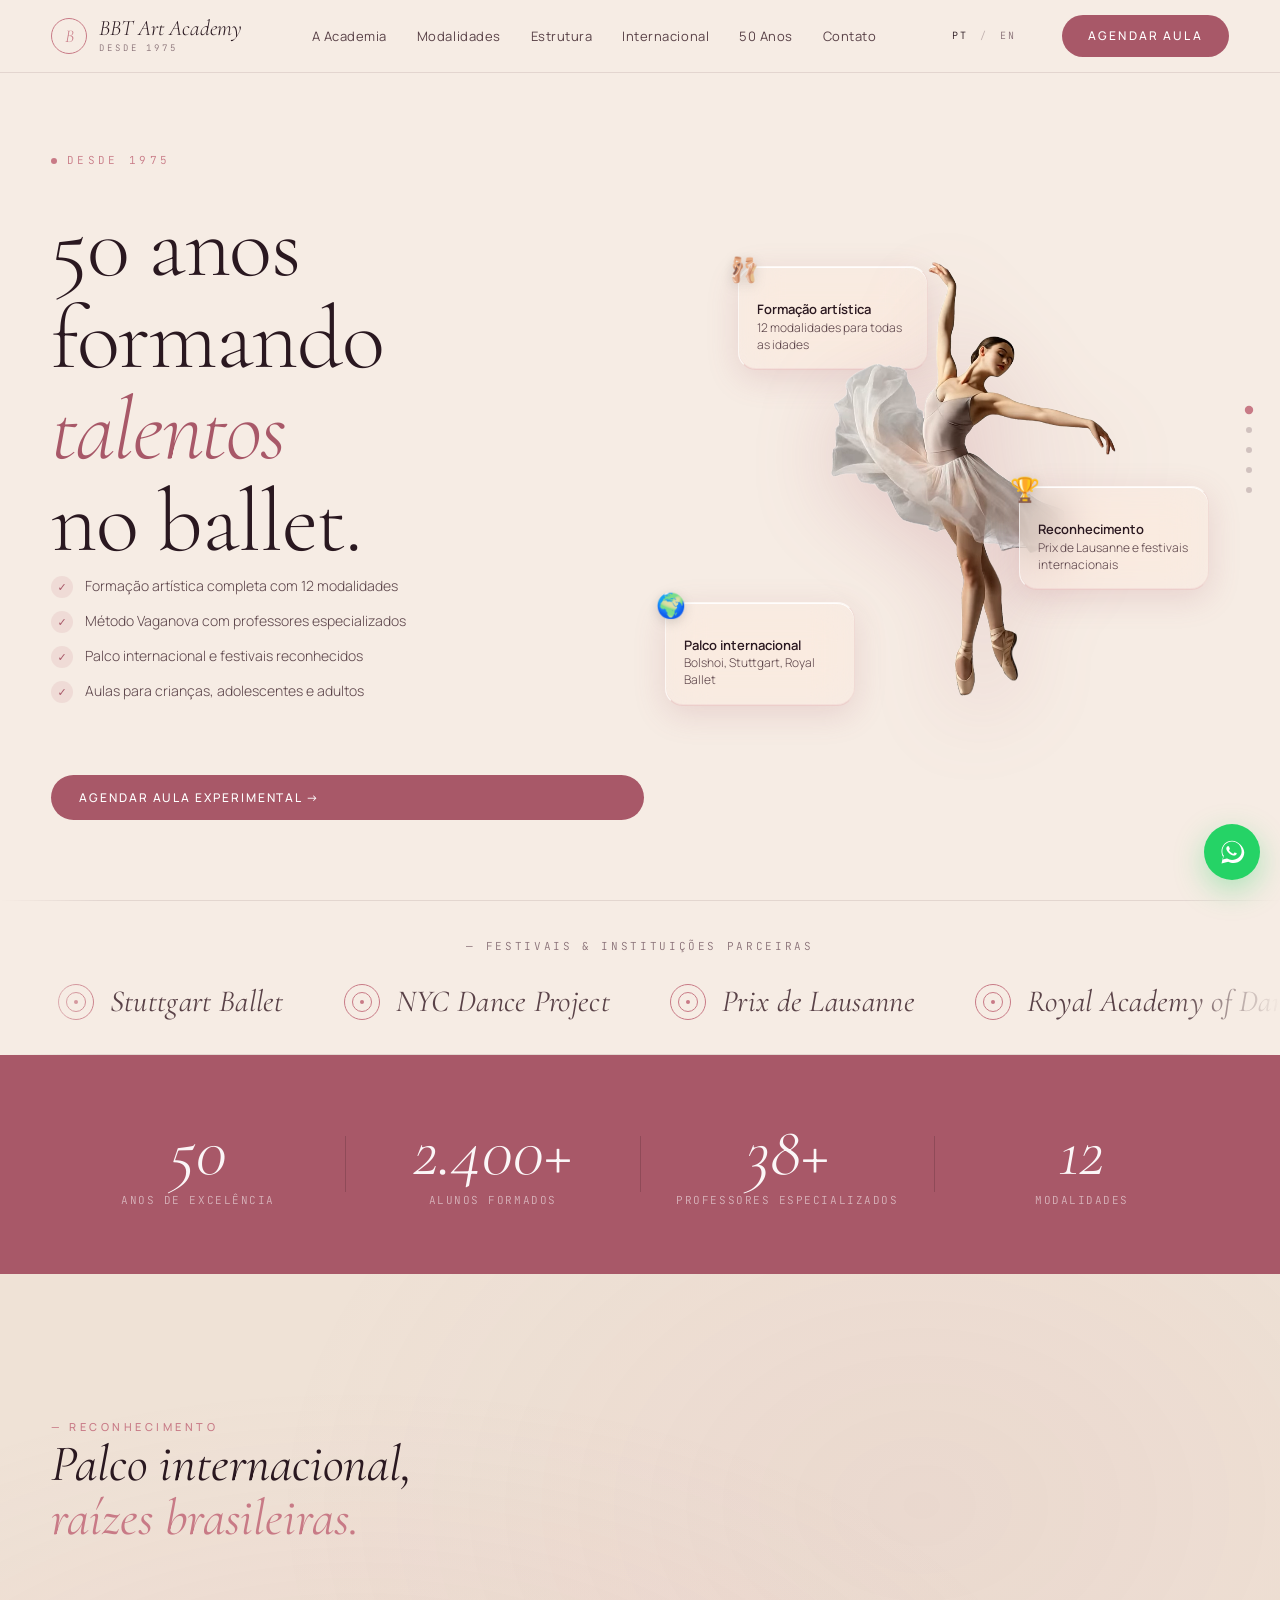
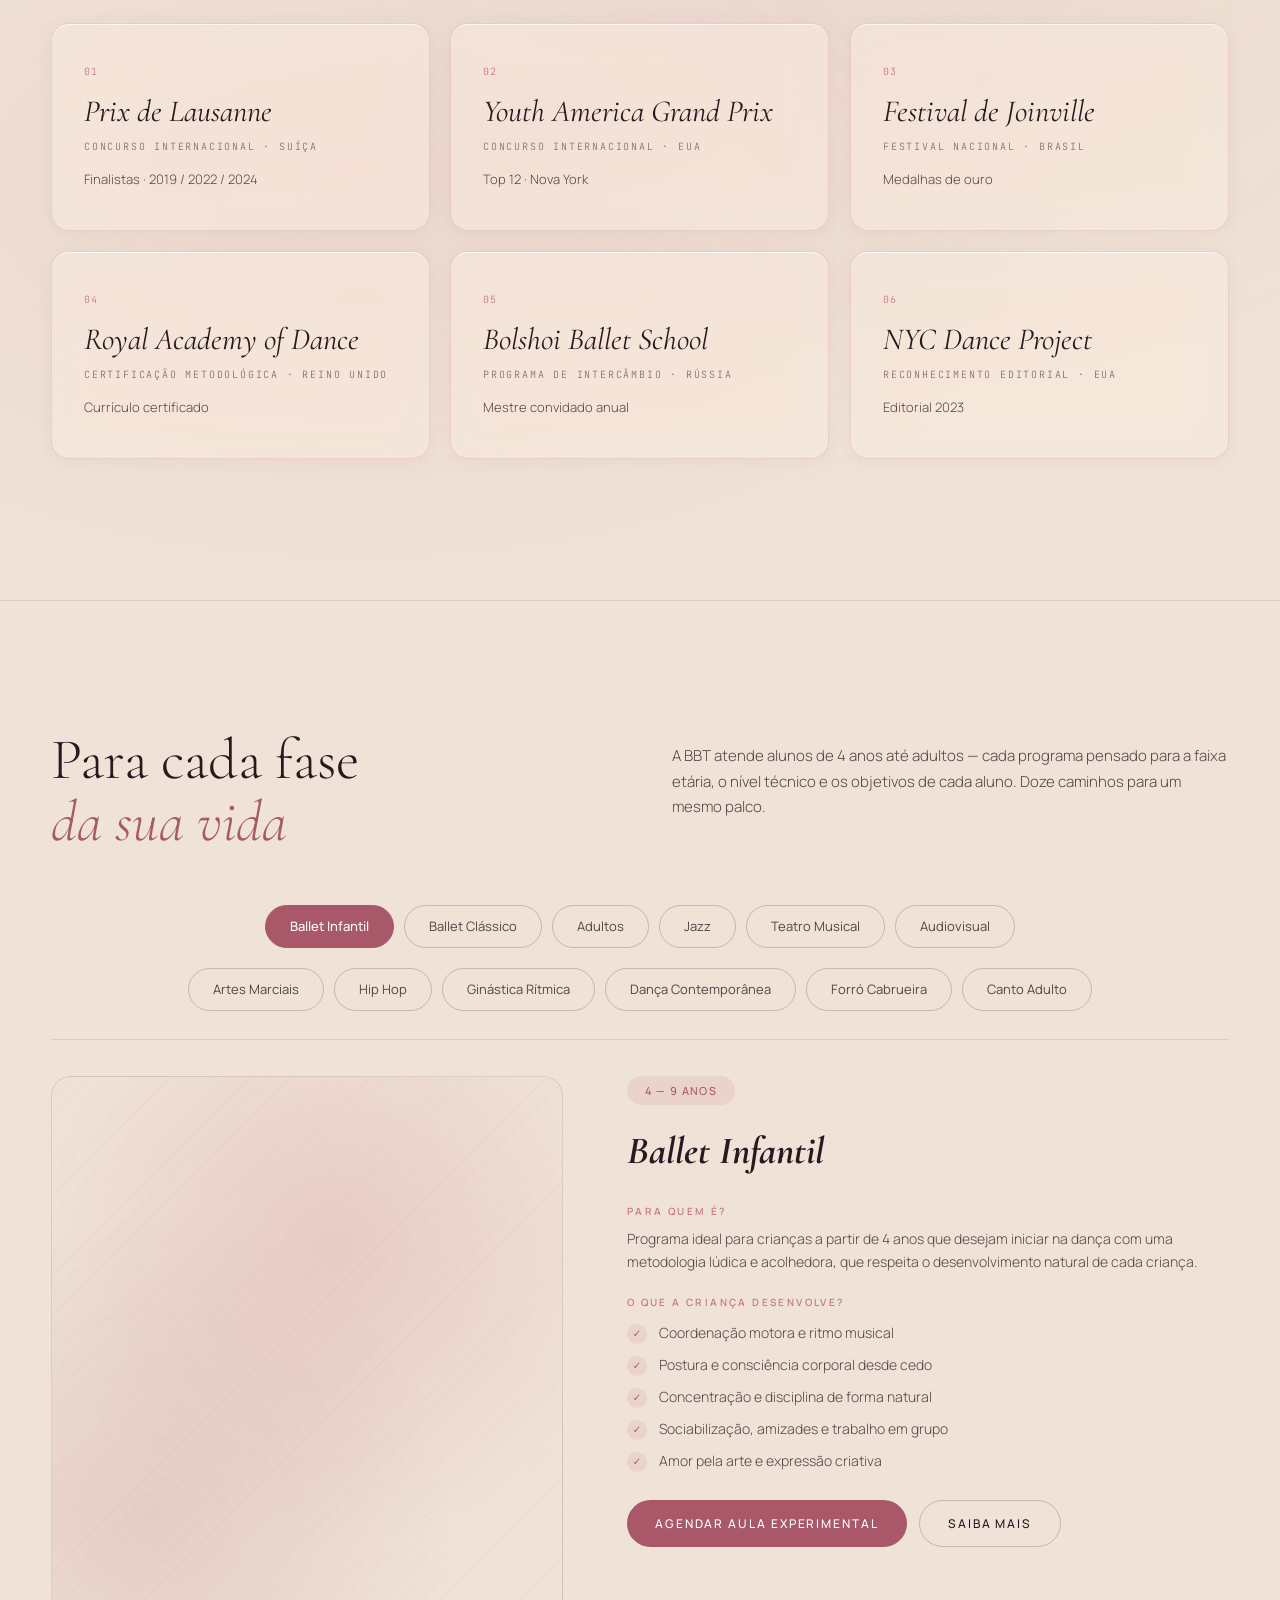
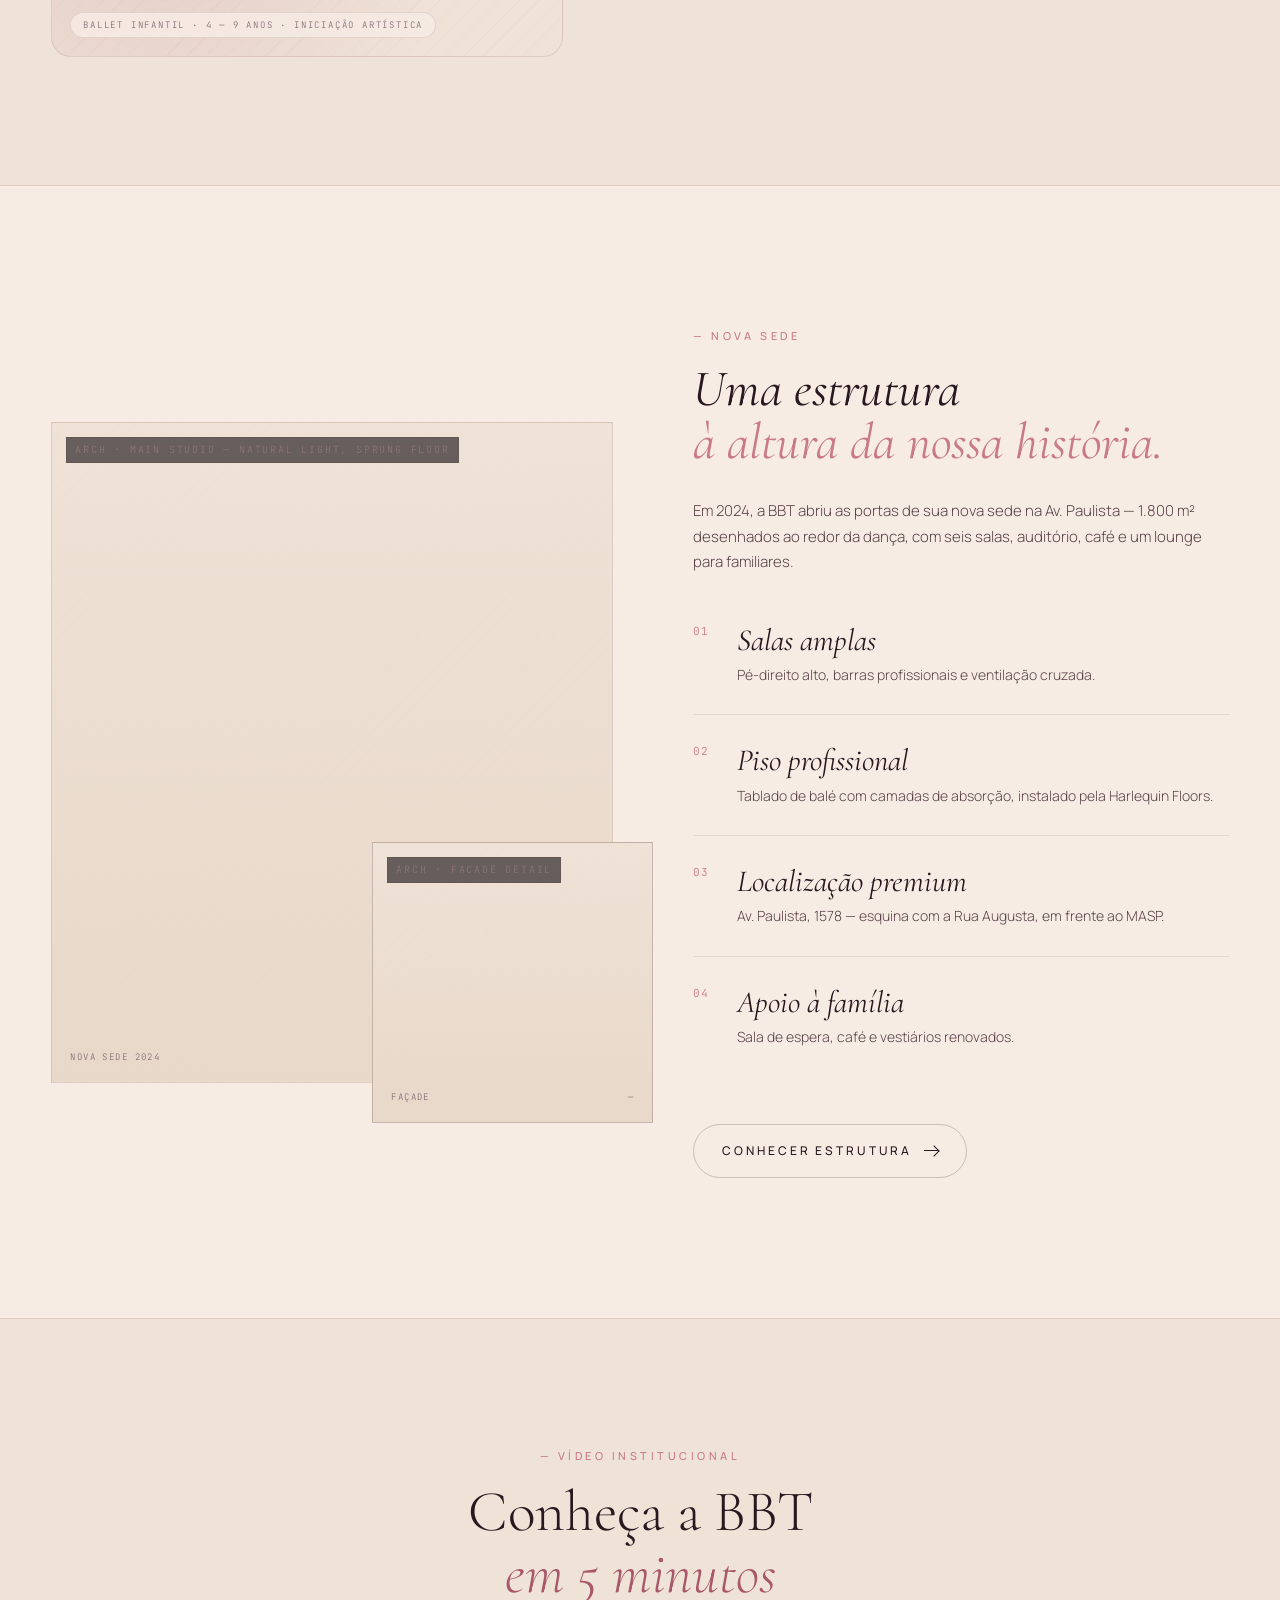
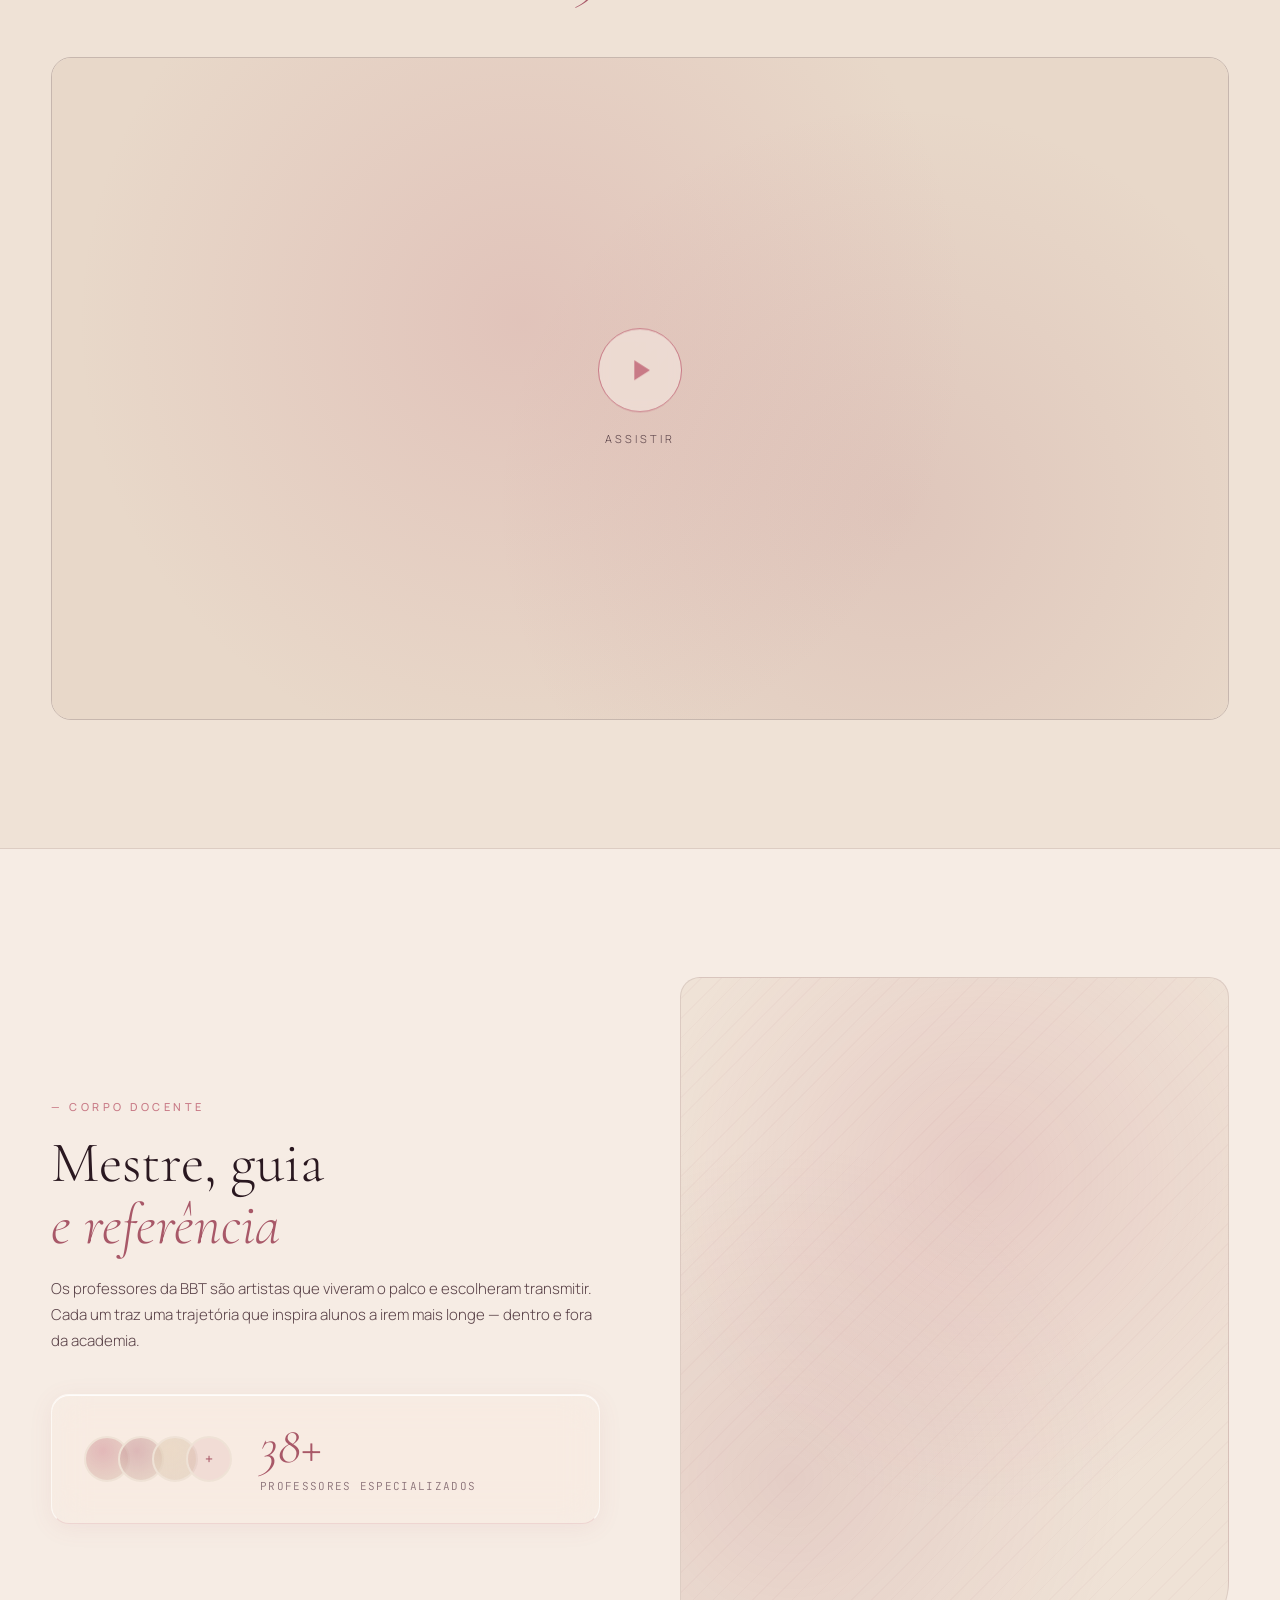
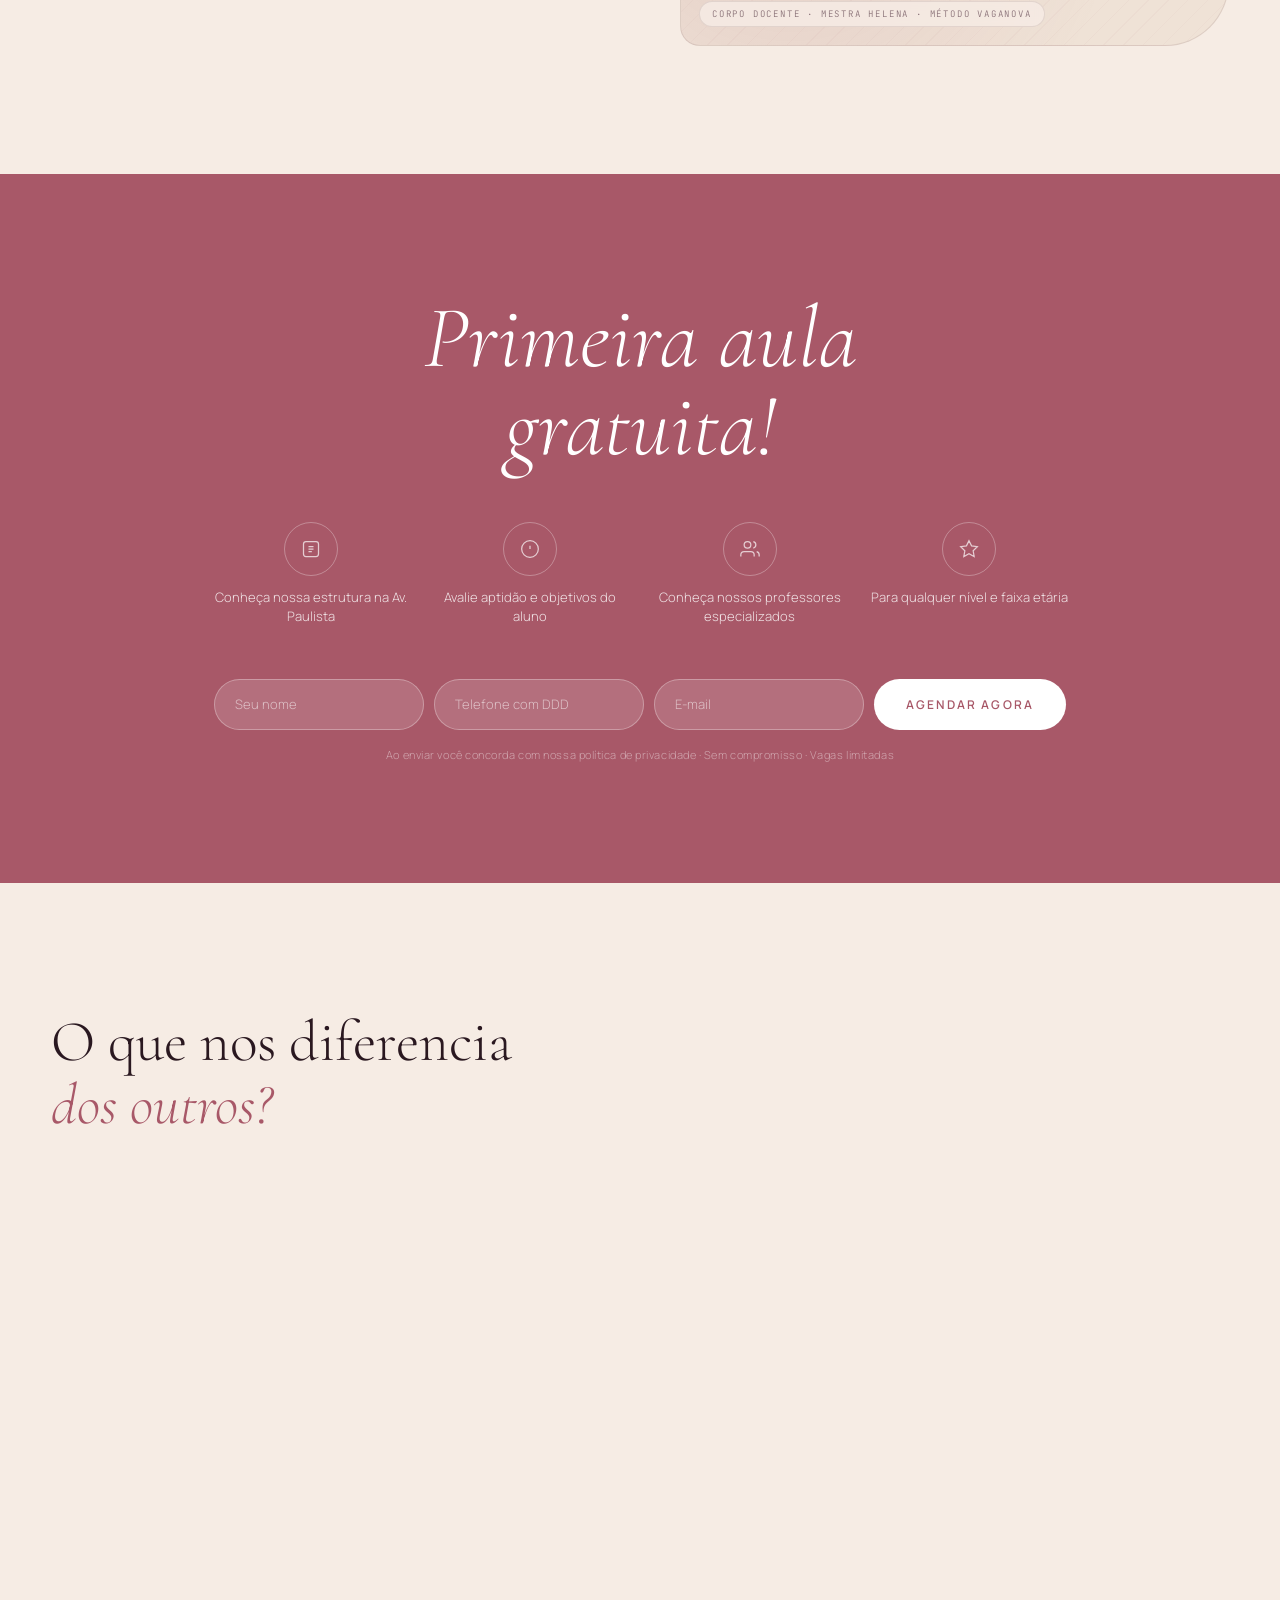
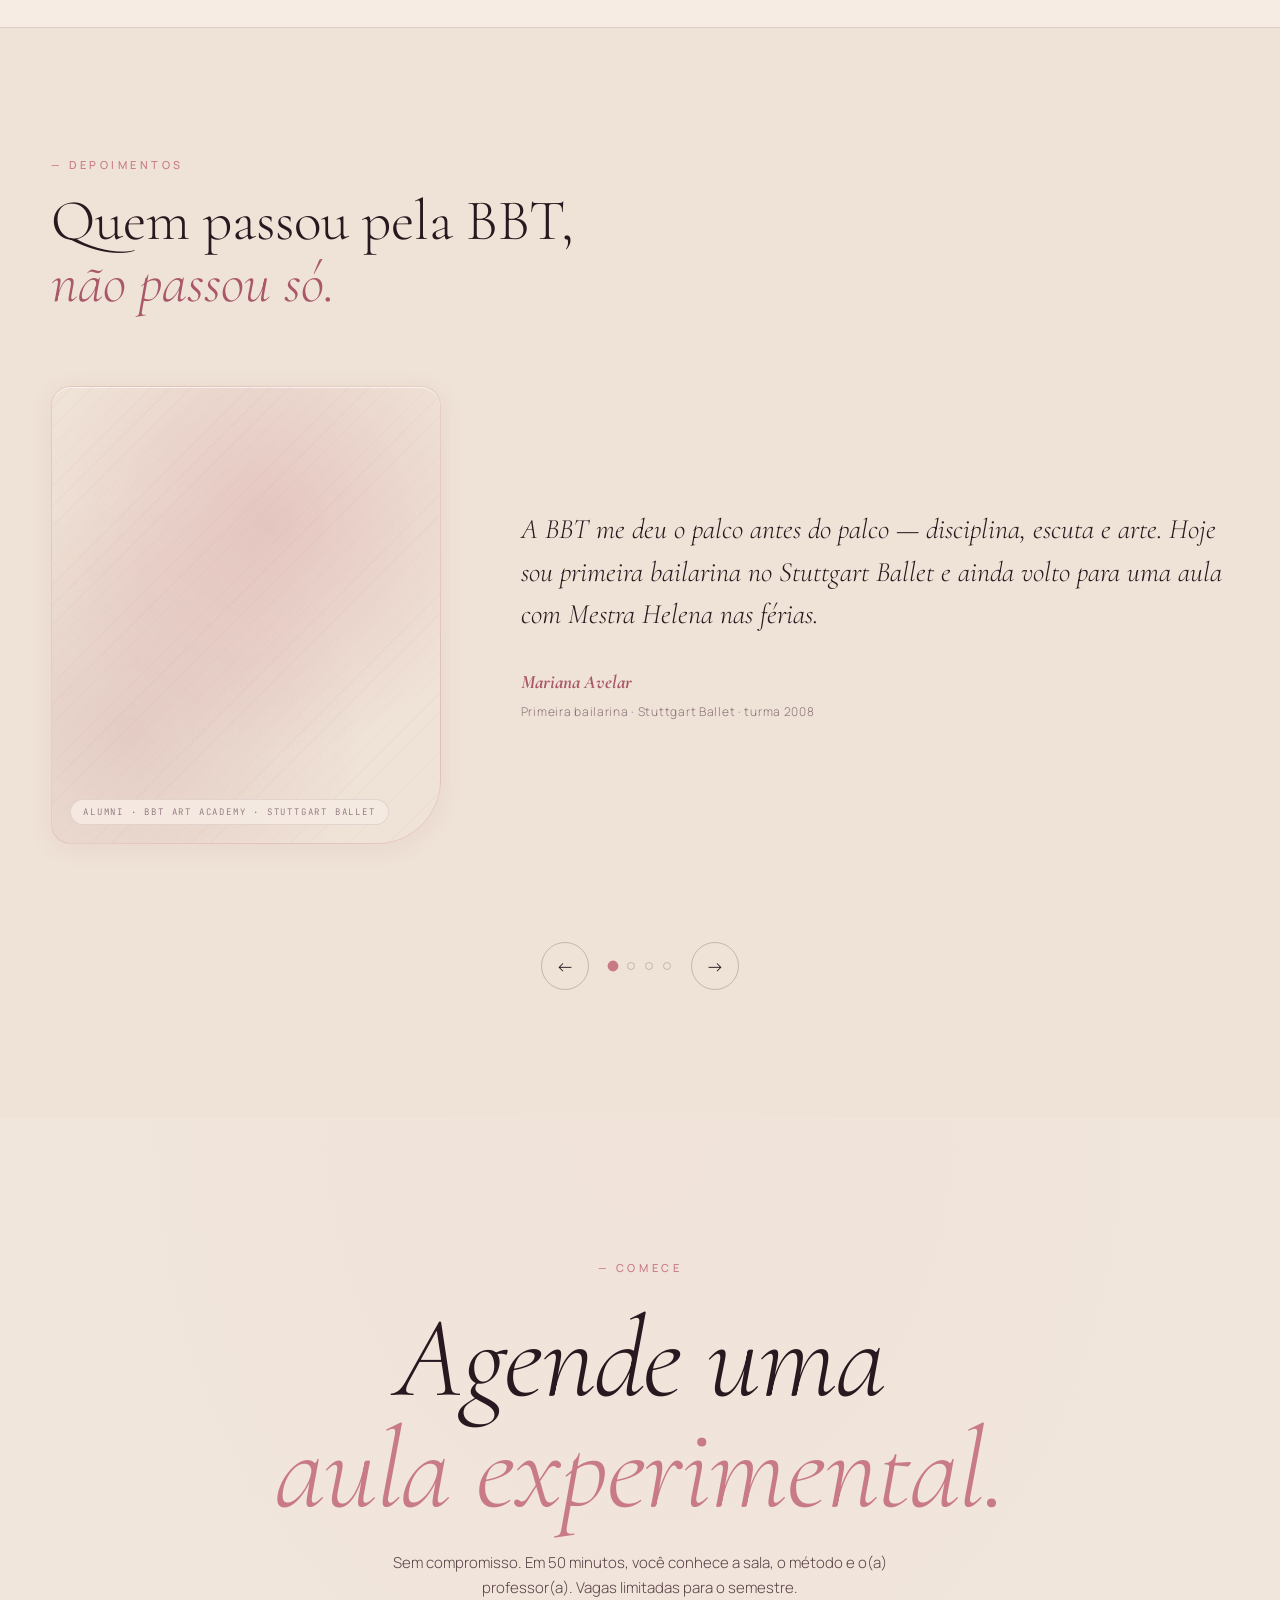
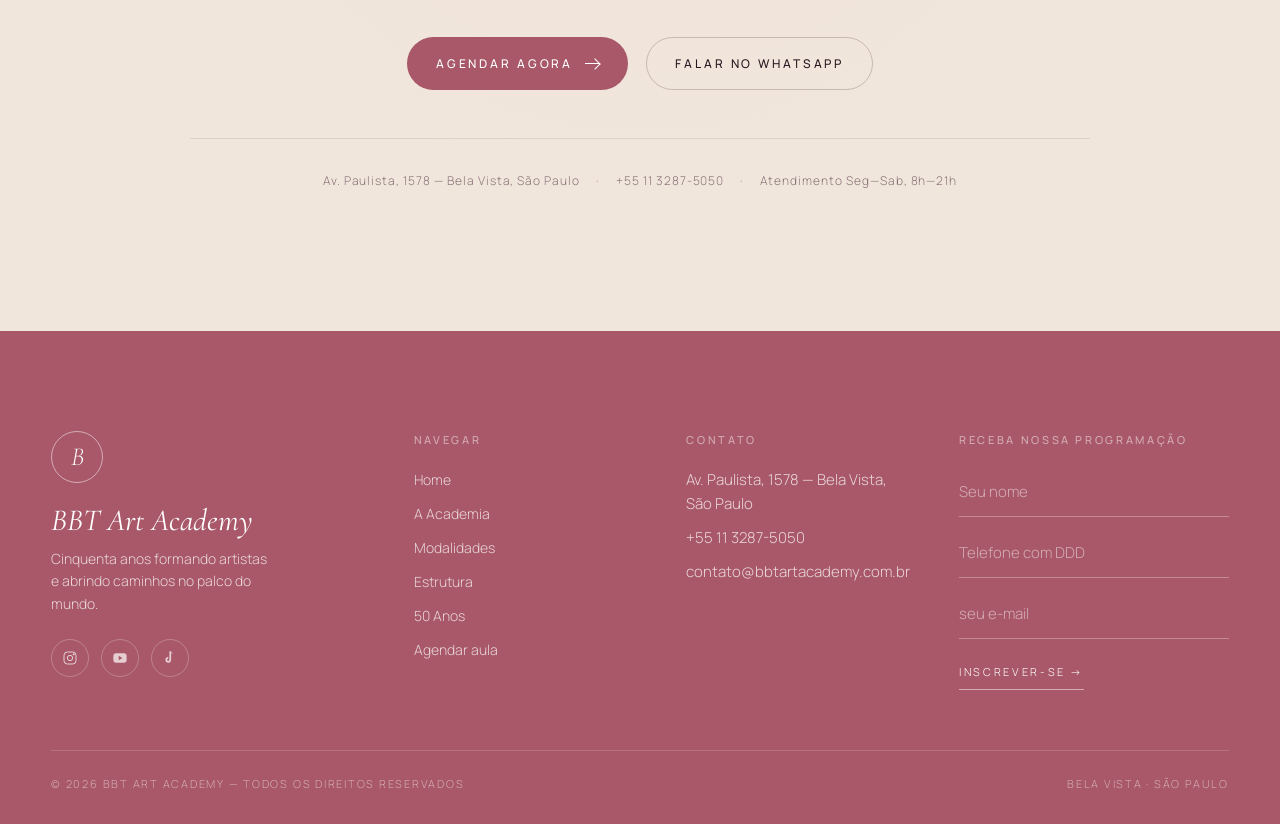
<file: index2.html>
<!doctype html>
<html lang="pt-BR">
<head>
  <meta charset="utf-8" />
  <meta name="viewport" content="width=device-width, initial-scale=1" />
  <title>BBT Art Academy — 50 anos formando talentos</title>
  <link rel="preconnect" href="https://fonts.googleapis.com">
  <link rel="preconnect" href="https://fonts.gstatic.com" crossorigin>
  <link href="https://fonts.googleapis.com/css2?family=Cormorant+Garamond:ital,wght@0,300;0,400;0,500;0,600;1,300;1,400;1,500&family=Manrope:wght@300;400;500;600&family=JetBrains+Mono:wght@300;400&display=swap" rel="stylesheet">
  <link rel="stylesheet" href="shared/styles.css" />
  <link rel="stylesheet" href="home.css" />
  <link rel="stylesheet" href="index2.css" />
</head>
<body data-palette="cream">

  <!-- ===================== HEADER ===================== -->
  <header class="v2-header" id="v2-header">
    <div class="v2-header-inner">
      <a href="index.html" style="display:flex;align-items:center;gap:12px;text-decoration:none;flex-shrink:0;">
        <div class="brand-mark">B</div>
        <div>
          <div class="brand-name">BBT Art Academy</div>
          <span class="brand-sub">Desde 1975</span>
        </div>
      </a>
      <nav class="v2-nav">
        <a href="#academia" data-i18n="nav-academia">A Academia</a>
        <a href="#modalidades" data-i18n="nav-modalidades">Modalidades</a>
        <a href="estrutura.html" data-i18n="nav-estrutura">Estrutura</a>
        <a href="#internacional" data-i18n="nav-internacional">Internacional</a>
        <a href="cinquenta-anos.html" data-i18n="nav-50anos">50 Anos</a>
        <a href="#contato" data-i18n="nav-contato">Contato</a>
      </nav>
      <div class="lang-toggle" id="v2-lang-toggle">
        <button data-lang="pt" class="active">PT</button>
        <span class="sep">/</span>
        <button data-lang="en">EN</button>
      </div>
      <a href="agendar.html" class="v2-nav-cta v2-desktop-cta" data-i18n="nav-cta">Agendar aula</a>
      <button class="v2-hamburger" id="v2-hamburger" aria-label="Menu" aria-expanded="false">
        <span></span>
        <span></span>
      </button>
    </div>
  </header>

  <!-- ===================== MOBILE NAV ===================== -->
  <div class="v2-mobile-nav" id="v2-mobile-nav" aria-hidden="true">
    <nav class="v2-mobile-nav-links">
      <a href="#academia" data-i18n="nav-academia">A Academia</a>
      <a href="#reconhecimento" data-i18n="nav-internacional">Internacional</a>
      <a href="#modalidades" data-i18n="nav-modalidades">Modalidades</a>
      <a href="estrutura.html" data-i18n="nav-estrutura">Estrutura</a>
      <a href="cinquenta-anos.html" data-i18n="nav-50anos">50 Anos</a>
      <a href="#contato" data-i18n="nav-contato">Contato</a>
    </nav>
    <a href="agendar.html" class="v2-btn-primary v2-mobile-nav-cta" data-i18n="nav-cta">Agendar aula</a>
  </div>

  <!-- ===================== HERO ===================== -->
  <section class="v2-hero" id="hero">
    <div class="v2-hero-inner">
      <!-- Texto -->
      <div class="v2-hero-text">
        <h1 class="v2-hero-h1" data-i18n="hero-h1">50 anos formando<br><em>talentos</em><br>no ballet.</h1>
        <div class="v2-hero-eyebrow" data-i18n="hero-eyebrow">Desde 1975</div>
        <ul class="v2-hero-bullets">
          <li data-i18n="hero-b1">Formação artística completa com 12 modalidades</li>
          <li data-i18n="hero-b2">Método Vaganova com professores especializados</li>
          <li data-i18n="hero-b3">Palco internacional e festivais reconhecidos</li>
          <li data-i18n="hero-b4">Aulas para crianças, adolescentes e adultos</li>
        </ul>
        <button class="v2-btn-primary v2-hero-modal-btn v2-desktop-only" id="v2-open-modal" data-i18n="hero-cta-btn">
          Agendar aula experimental →
        </button>
      </div>
      <!-- Imagem / Dancer Scene -->
      <div class="v2-hero-image">
        <!-- Desktop: placeholder removido -->

        <!-- Mobile: bailarina flutuante + 4 cards -->
        <div class="v2-dancer-scene v2-mobile-only">
          <!-- Card topo-esquerda -->
          <div class="v2-fc v2-fc-tl">
            <span class="v2-fc-icon">🩰</span>
            <div>
              <strong>Formação artística</strong>
              <span>12 modalidades para todas as idades</span>
            </div>
          </div>
          <!-- Card topo-direita -->
          <div class="v2-fc v2-fc-tr">
            <span class="v2-fc-icon">🏆</span>
            <div>
              <strong>Reconhecimento</strong>
              <span>Prix de Lausanne e festivais internacionais</span>
            </div>
          </div>

          <!-- Bailarina central -->
          <div class="v2-dancer-wrap">
            <video
              class="v2-dancer-img"
              autoplay
              loop
              muted
              playsinline
            >
              <source src="assets/images/ballehero.webm" type="video/webm" />
              <source src="assets/images/ballehero.mov" type="video/quicktime" />
            </video>
            <div class="v2-dancer-glow"></div>
          </div>

          <!-- Card baixo-centro -->
          <div class="v2-fc v2-fc-bc">
            <span class="v2-fc-icon">🌍</span>
            <div>
              <strong>Palco internacional</strong>
              <span>Bolshoi, Stuttgart, Royal Ballet</span>
            </div>
          </div>
        </div>
      </div>
    </div>
  </section>

  <!-- ===================== HERO FORM MOBILE ===================== -->
  <div class="v2-hero-form-mobile v2-mobile-only">
    <div class="v2-hero-form-label" data-i18n="hero-form-label">Primeira aula gratuita!</div>
    <form class="v2-hero-form" onsubmit="event.preventDefault()">
      <input type="text" data-i18n-ph="ph-name" placeholder="Seu nome" />
      <input type="tel" data-i18n-ph="ph-phone" placeholder="Telefone com DDD" />
      <input type="email" data-i18n-ph="ph-email" placeholder="E-mail" />
      <button type="submit" data-i18n="hero-btn">Agendar</button>
    </form>
    <p class="v2-hero-disclaimer" data-i18n="hero-disclaimer">Ao enviar você concorda com nossa política de privacidade</p>
  </div>

  <!-- ===================== MARQUEE ===================== -->
  <div class="marquee festivals-marquee">
    <div class="marquee-eyebrow">
      <span class="caption" data-i18n="marquee-eyebrow">— Festivais &amp; instituições parceiras</span>
    </div>
    <div class="marquee-track">
      <span class="marquee-item festival-logo"><span class="festival-mark" aria-hidden="true"></span><span class="festival-name">Prix de Lausanne</span></span>
      <span class="marquee-item festival-logo"><span class="festival-mark" aria-hidden="true"></span><span class="festival-name">Royal Academy of Dance</span></span>
      <span class="marquee-item festival-logo"><span class="festival-mark" aria-hidden="true"></span><span class="festival-name">Bolshoi Ballet School</span></span>
      <span class="marquee-item festival-logo"><span class="festival-mark" aria-hidden="true"></span><span class="festival-name">Youth America Grand Prix</span></span>
      <span class="marquee-item festival-logo"><span class="festival-mark" aria-hidden="true"></span><span class="festival-name">Festival de Joinville</span></span>
      <span class="marquee-item festival-logo"><span class="festival-mark" aria-hidden="true"></span><span class="festival-name">Vaganova Ballet Academy</span></span>
      <span class="marquee-item festival-logo"><span class="festival-mark" aria-hidden="true"></span><span class="festival-name">Stuttgart Ballet</span></span>
      <span class="marquee-item festival-logo"><span class="festival-mark" aria-hidden="true"></span><span class="festival-name">NYC Dance Project</span></span>
      <!-- duplicado para loop infinito -->
      <span class="marquee-item festival-logo"><span class="festival-mark" aria-hidden="true"></span><span class="festival-name">Prix de Lausanne</span></span>
      <span class="marquee-item festival-logo"><span class="festival-mark" aria-hidden="true"></span><span class="festival-name">Royal Academy of Dance</span></span>
      <span class="marquee-item festival-logo"><span class="festival-mark" aria-hidden="true"></span><span class="festival-name">Bolshoi Ballet School</span></span>
      <span class="marquee-item festival-logo"><span class="festival-mark" aria-hidden="true"></span><span class="festival-name">Youth America Grand Prix</span></span>
      <span class="marquee-item festival-logo"><span class="festival-mark" aria-hidden="true"></span><span class="festival-name">Festival de Joinville</span></span>
      <span class="marquee-item festival-logo"><span class="festival-mark" aria-hidden="true"></span><span class="festival-name">Vaganova Ballet Academy</span></span>
      <span class="marquee-item festival-logo"><span class="festival-mark" aria-hidden="true"></span><span class="festival-name">Stuttgart Ballet</span></span>
      <span class="marquee-item festival-logo"><span class="festival-mark" aria-hidden="true"></span><span class="festival-name">NYC Dance Project</span></span>
    </div>
  </div>

  <!-- ===================== STATS ===================== -->
  <section class="v2-stats">
    <div class="v2-stats-inner">
      <div class="v2-stat">
        <span class="v2-stat-num">50</span>
        <span class="v2-stat-label" data-i18n="stat-1">anos de excelência</span>
      </div>
      <div class="v2-stat-sep"></div>
      <div class="v2-stat">
        <span class="v2-stat-num">2.400+</span>
        <span class="v2-stat-label" data-i18n="stat-2">alunos formados</span>
      </div>
      <div class="v2-stat-sep"></div>
      <div class="v2-stat">
        <span class="v2-stat-num">38+</span>
        <span class="v2-stat-label" data-i18n="stat-3">professores especializados</span>
      </div>
      <div class="v2-stat-sep"></div>
      <div class="v2-stat">
        <span class="v2-stat-num">12</span>
        <span class="v2-stat-label" data-i18n="stat-4">modalidades</span>
      </div>
    </div>
  </section>

  <!-- ===================== PROOF / RECONHECIMENTO ===================== -->
  <section class="block proof" id="reconhecimento">
    <div class="container">
      <span class="eyebrow v2-proof-eyebrow" data-i18n="proof-eyebrow">— Reconhecimento</span>
      <div class="block-head reveal v2-proof-head">
        <h2 class="display-md" data-i18n="proof-title">Palco internacional,<br><em>raízes brasileiras.</em></h2>
      </div>
      <div class="proof-grid reveal-stagger">
        <div class="proof-card">
          <span class="caption">01</span>
          <h4 class="display-sm">Prix de Lausanne</h4>
          <p class="proof-cat" data-i18n="proof-cat-1">Concurso internacional · Suíça</p>
          <p class="body" data-i18n="proof-meta-1">Finalistas · 2019 / 2022 / 2024</p>
        </div>
        <div class="proof-card">
          <span class="caption">02</span>
          <h4 class="display-sm">Youth America Grand Prix</h4>
          <p class="proof-cat" data-i18n="proof-cat-2">Concurso internacional · EUA</p>
          <p class="body" data-i18n="proof-meta-2">Top 12 · Nova York</p>
        </div>
        <div class="proof-card">
          <span class="caption">03</span>
          <h4 class="display-sm">Festival de Joinville</h4>
          <p class="proof-cat" data-i18n="proof-cat-3">Festival nacional · Brasil</p>
          <p class="body" data-i18n="proof-meta-3">Medalhas de ouro</p>
        </div>
        <div class="proof-card">
          <span class="caption">04</span>
          <h4 class="display-sm">Royal Academy of Dance</h4>
          <p class="proof-cat" data-i18n="proof-cat-4">Certificação metodológica · Reino Unido</p>
          <p class="body" data-i18n="proof-meta-4">Currículo certificado</p>
        </div>
        <div class="proof-card">
          <span class="caption">05</span>
          <h4 class="display-sm">Bolshoi Ballet School</h4>
          <p class="proof-cat" data-i18n="proof-cat-5">Programa de intercâmbio · Rússia</p>
          <p class="body" data-i18n="proof-meta-5">Mestre convidado anual</p>
        </div>
        <div class="proof-card">
          <span class="caption">06</span>
          <h4 class="display-sm">NYC Dance Project</h4>
          <p class="proof-cat" data-i18n="proof-cat-6">Reconhecimento editorial · EUA</p>
          <p class="body" data-i18n="proof-meta-6">Editorial 2023</p>
        </div>
      </div>
    </div>
  </section>


  <!-- ===================== PROGRAMS TABS ===================== -->
  <section class="v2-programs" id="modalidades">
    <div class="v2-programs-inner">
      <div class="v2-programs-head">
        <h2 class="v2-section-h2" data-i18n="prog-h2">Para cada fase<br><em>da sua vida</em></h2>
        <p class="v2-programs-sub" data-i18n="prog-sub">A BBT atende alunos de 4 anos até adultos — cada programa pensado para a faixa etária, o nível técnico e os objetivos de cada aluno. Doze caminhos para um mesmo palco.</p>
      </div>

      <!-- Dropdown (mobile only) -->
      <div class="v2-tabs-select-wrap">
        <select id="v2-tab-select" class="v2-tabs-select" aria-label="Selecionar modalidade">
          <option value="infantil" data-i18n-opt="tab-infantil">Ballet Infantil</option>
          <option value="classico" data-i18n-opt="tab-classico">Ballet Clássico</option>
          <option value="adulto"   data-i18n-opt="tab-adulto">Adultos</option>
          <option value="jazz"     data-i18n-opt="tab-jazz">Jazz</option>
          <option value="cenico"   data-i18n-opt="tab-cenico">Teatro Musical</option>
          <option value="audiovisual" data-i18n-opt="tab-audiovisual">Audiovisual</option>
          <option value="marcial"  data-i18n-opt="tab-marcial">Artes Marciais</option>
          <option value="hiphop"   data-i18n-opt="tab-hiphop">Hip Hop</option>
          <option value="ritmica"  data-i18n-opt="tab-ritmica">Ginástica Rítmica</option>
          <option value="contemp"  data-i18n-opt="tab-contemp">Dança Contemporânea</option>
          <option value="forro"    data-i18n-opt="tab-forro">Forró Cabrueira</option>
          <option value="canto"    data-i18n-opt="tab-canto">Canto Adulto</option>
        </select>
        <span class="v2-tabs-select-arrow">▾</span>
      </div>

      <!-- Tabs (desktop only) -->
      <div class="v2-tabs" role="tablist">
        <button class="v2-tab active" data-tab="infantil" role="tab" data-i18n="tab-infantil">Ballet Infantil</button>
        <button class="v2-tab" data-tab="classico" role="tab" data-i18n="tab-classico">Ballet Clássico</button>
        <button class="v2-tab" data-tab="adulto" role="tab" data-i18n="tab-adulto">Adultos</button>
        <button class="v2-tab" data-tab="jazz" role="tab" data-i18n="tab-jazz">Jazz</button>
        <button class="v2-tab" data-tab="cenico" role="tab" data-i18n="tab-cenico">Teatro Musical</button>
        <button class="v2-tab" data-tab="audiovisual" role="tab" data-i18n="tab-audiovisual">Audiovisual</button>
        <div class="v2-tabs-break"></div>
        <button class="v2-tab" data-tab="marcial" role="tab" data-i18n="tab-marcial">Artes Marciais</button>
        <button class="v2-tab" data-tab="hiphop" role="tab" data-i18n="tab-hiphop">Hip Hop</button>
        <button class="v2-tab" data-tab="ritmica" role="tab" data-i18n="tab-ritmica">Ginástica Rítmica</button>
        <button class="v2-tab" data-tab="contemp" role="tab" data-i18n="tab-contemp">Dança Contemporânea</button>
        <button class="v2-tab" data-tab="forro" role="tab" data-i18n="tab-forro">Forró Cabrueira</button>
        <button class="v2-tab" data-tab="canto" role="tab" data-i18n="tab-canto">Canto Adulto</button>
      </div>

      <!-- Painel: Infantil -->
      <div class="v2-tab-pane active" id="tab-infantil" role="tabpanel">
        <div class="v2-tab-pane-inner">
          <div class="v2-tab-img-wrap v2-ph" style="--accent:#c87a86;--accent-deep:#a85868;">
            <span class="v2-ph-label">Ballet Infantil · 4 — 9 anos · iniciação artística</span>
          </div>
          <div class="v2-tab-text">
            <div class="v2-tab-badge" data-i18n="in-badge">4 — 9 anos</div>
            <h3 data-i18n="in-h3">Ballet Infantil</h3>
            <h4 data-i18n="t-who">Para quem é?</h4>
            <p data-i18n="in-p">Programa ideal para crianças a partir de 4 anos que desejam iniciar na dança com uma metodologia lúdica e acolhedora, que respeita o desenvolvimento natural de cada criança.</p>
            <h4 data-i18n="in-what">O que a criança desenvolve?</h4>
            <ul class="v2-checklist">
              <li data-i18n="in-l1">Coordenação motora e ritmo musical</li>
              <li data-i18n="in-l2">Postura e consciência corporal desde cedo</li>
              <li data-i18n="in-l3">Concentração e disciplina de forma natural</li>
              <li data-i18n="in-l4">Sociabilização, amizades e trabalho em grupo</li>
              <li data-i18n="in-l5">Amor pela arte e expressão criativa</li>
            </ul>
            <div class="v2-tab-ctas">
              <a href="agendar.html" class="v2-btn-primary" data-i18n="t-cta1">Agendar aula experimental</a>
              <a href="modalidade.html#infantil" class="v2-btn-outline" data-i18n="t-cta2">Saiba mais</a>
            </div>
          </div>
        </div>
      </div>

      <!-- Painel: Clássico -->
      <div class="v2-tab-pane" id="tab-classico" role="tabpanel">
        <div class="v2-tab-pane-inner">
          <div class="v2-tab-img-wrap v2-ph" style="--accent:#c87a86;--accent-deep:#a85868;background:radial-gradient(circle at 55% 30%,rgba(168,88,104,.2),transparent 60%),radial-gradient(circle at 20% 75%,rgba(200,122,134,.12),transparent 50%),var(--bg-elev);">
            <span class="v2-ph-label">Ballet Clássico · Método Vaganova · a partir de 10 anos</span>
          </div>
          <div class="v2-tab-text">
            <div class="v2-tab-badge" data-i18n="cl-badge">A partir de 10 anos</div>
            <h3 data-i18n="cl-h3">Ballet Clássico</h3>
            <h4 data-i18n="t-who">Para quem é?</h4>
            <p data-i18n="cl-p">Formação técnica completa pelo método russo Vaganova para alunos a partir de 10 anos, com vagas para iniciantes e avançados. A base para quem sonha com uma carreira profissional no ballet.</p>
            <h4 data-i18n="t-what">O que o aluno desenvolve?</h4>
            <ul class="v2-checklist">
              <li data-i18n="cl-l1">Técnica clássica com o rigoroso Método Vaganova</li>
              <li data-i18n="cl-l2">Preparação para competições nacionais e internacionais</li>
              <li data-i18n="cl-l3">Apresentações em palco profissional</li>
              <li data-i18n="cl-l4">Intercâmbios com o Bolshoi, Stuttgart e Royal Ballet</li>
              <li data-i18n="cl-l5">Base sólida para carreira artística profissional</li>
            </ul>
            <div class="v2-tab-ctas">
              <a href="agendar.html" class="v2-btn-primary" data-i18n="t-cta1">Agendar aula experimental</a>
              <a href="modalidade.html#classico" class="v2-btn-outline" data-i18n="t-cta2">Saiba mais</a>
            </div>
          </div>
        </div>
      </div>

      <!-- Painel: Adulto -->
      <div class="v2-tab-pane" id="tab-adulto" role="tabpanel">
        <div class="v2-tab-pane-inner">
          <div class="v2-tab-img-wrap v2-ph" style="background:radial-gradient(circle at 55% 30%,rgba(140,108,160,.18),transparent 60%),radial-gradient(circle at 20% 75%,rgba(180,150,200,.12),transparent 50%),var(--bg-elev);">
            <span class="v2-ph-label">Ballet para Adultos · todos os níveis</span>
          </div>
          <div class="v2-tab-text">
            <div class="v2-tab-badge" data-i18n="ad-badge">Adultos — Todos os níveis</div>
            <h3 data-i18n="ad-h3">Ballet para Adultos</h3>
            <h4 data-i18n="t-who">Para quem é?</h4>
            <p data-i18n="ad-p">Para quem sempre quis dançar, quer voltar ao ballet ou busca saúde, postura e bem-estar através da dança. Aulas adaptadas ao corpo adulto, sem restrição de nível.</p>
            <h4 data-i18n="t-what">O que o aluno desenvolve?</h4>
            <ul class="v2-checklist">
              <li data-i18n="ad-l1">Técnica clássica adaptada ao corpo adulto</li>
              <li data-i18n="ad-l2">Postura, elegância e consciência corporal</li>
              <li data-i18n="ad-l3">Flexibilidade, força e condicionamento físico</li>
              <li data-i18n="ad-l4">Bem-estar, qualidade de vida e autoconhecimento</li>
              <li data-i18n="ad-l5">Realização pessoal e expressão artística</li>
            </ul>
            <div class="v2-tab-ctas">
              <a href="agendar.html" class="v2-btn-primary" data-i18n="t-cta1">Agendar aula experimental</a>
              <a href="modalidade.html#adultos" class="v2-btn-outline" data-i18n="t-cta2">Saiba mais</a>
            </div>
          </div>
        </div>
      </div>

      <!-- Painel: Jazz -->
      <div class="v2-tab-pane" id="tab-jazz" role="tabpanel">
        <div class="v2-tab-pane-inner">
          <div class="v2-tab-img-wrap v2-ph" style="background:radial-gradient(circle at 55% 30%,rgba(196,150,80,.20),transparent 60%),radial-gradient(circle at 20% 75%,rgba(220,180,100,.12),transparent 50%),var(--bg-elev);">
            <span class="v2-ph-label">Jazz · Kids / Teens / Adultos</span>
          </div>
          <div class="v2-tab-text">
            <div class="v2-tab-badge" data-i18n="t-kta">Kids / Teens / Adultos</div>
            <h3>Jazz</h3>
            <h4 data-i18n="t-who">Para quem é?</h4>
            <p data-i18n="jz-p">Para quem quer dançar com energia, técnica e musicalidade. O jazz da BBT é ministrado para todas as faixas etárias, combinando técnica de dança com expressão e performance.</p>
            <h4 data-i18n="t-what">O que o aluno desenvolve?</h4>
            <ul class="v2-checklist">
              <li data-i18n="jz-l1">Técnica de jazz com base em dança contemporânea</li>
              <li data-i18n="jz-l2">Musicalidade, ritmo e interpretação</li>
              <li data-i18n="jz-l3">Isolamentos, kicks e turns</li>
              <li data-i18n="jz-l4">Expressão cênica e performance</li>
              <li data-i18n="jz-l5">Preparação para apresentações e festivais</li>
            </ul>
            <div class="v2-tab-ctas">
              <a href="agendar.html" class="v2-btn-primary" data-i18n="t-cta1">Agendar aula experimental</a>
              <a href="modalidade.html#jazz" class="v2-btn-outline" data-i18n="t-cta2">Saiba mais</a>
            </div>
          </div>
        </div>
      </div>

      <!-- Painel: Teatro Musical -->
      <div class="v2-tab-pane" id="tab-cenico" role="tabpanel">
        <div class="v2-tab-pane-inner">
          <div class="v2-tab-img-wrap v2-ph" style="background:radial-gradient(circle at 55% 30%,rgba(196,120,80,.20),transparent 60%),radial-gradient(circle at 20% 75%,rgba(220,150,100,.12),transparent 50%),var(--bg-elev);">
            <span class="v2-ph-label">Teatro Musical · dança + canto + interpretação</span>
          </div>
          <div class="v2-tab-text">
            <div class="v2-tab-badge" data-i18n="t-kta">Kids / Teens / Adultos</div>
            <h3 data-i18n="tm-h3">Teatro Musical</h3>
            <h4 data-i18n="t-who">Para quem é?</h4>
            <p data-i18n="tm-p">Para quem quer dominar as três linguagens do palco ao mesmo tempo: dança, canto e interpretação. O programa prepara o aluno para produções completas de teatro musical.</p>
            <h4 data-i18n="t-what">O que o aluno desenvolve?</h4>
            <ul class="v2-checklist">
              <li data-i18n="tm-l1">Dança cênica e movimento teatral</li>
              <li data-i18n="tm-l2">Técnica vocal aplicada ao teatro musical</li>
              <li data-i18n="tm-l3">Interpretação e construção de personagem</li>
              <li data-i18n="tm-l4">Presença de palco e carisma</li>
              <li data-i18n="tm-l5">Participação em produções e espetáculos</li>
            </ul>
            <div class="v2-tab-ctas">
              <a href="agendar.html" class="v2-btn-primary" data-i18n="t-cta1">Agendar aula experimental</a>
              <a href="modalidade.html#teatro-musical" class="v2-btn-outline" data-i18n="t-cta2">Saiba mais</a>
            </div>
          </div>
        </div>
      </div>

      <!-- Painel: Audiovisual -->
      <div class="v2-tab-pane" id="tab-audiovisual" role="tabpanel">
        <div class="v2-tab-pane-inner">
          <div class="v2-tab-img-wrap v2-ph" style="background:radial-gradient(circle at 55% 30%,rgba(60,80,160,.18),transparent 60%),radial-gradient(circle at 20% 75%,rgba(80,100,180,.10),transparent 50%),var(--bg-elev);">
            <span class="v2-ph-label">Interpretação para Audiovisual · TV · Cinema · Streaming</span>
          </div>
          <div class="v2-tab-text">
            <div class="v2-tab-badge" data-i18n="av-badge">Teens e Adultos</div>
            <h3 data-i18n="av-h3">Interpretação para Audiovisual</h3>
            <h4 data-i18n="t-who">Para quem é?</h4>
            <p data-i18n="av-p">Para quem quer atuar em TV, cinema, streaming e novela vertical. O programa forma atores prontos para o set, com técnica específica para câmera e linguagem audiovisual.</p>
            <h4 data-i18n="t-what">O que o aluno desenvolve?</h4>
            <ul class="v2-checklist">
              <li data-i18n="av-l1">Interpretação para câmera — TV, cinema e streaming</li>
              <li data-i18n="av-l2">Técnica para novela vertical (redes sociais)</li>
              <li data-i18n="av-l3">Consciência corporal e expressão facial</li>
              <li data-i18n="av-l4">Construção de personagem para audiovisual</li>
              <li data-i18n="av-l5">Preparação para audições e testes</li>
            </ul>
            <div class="v2-tab-ctas">
              <a href="agendar.html" class="v2-btn-primary" data-i18n="t-cta1">Agendar aula experimental</a>
              <a href="modalidade.html#audiovisual" class="v2-btn-outline" data-i18n="t-cta2">Saiba mais</a>
            </div>
          </div>
        </div>
      </div>

      <!-- Painel: Artes Marciais -->
      <div class="v2-tab-pane" id="tab-marcial" role="tabpanel">
        <div class="v2-tab-pane-inner">
          <div class="v2-tab-img-wrap v2-ph" style="background:radial-gradient(circle at 55% 30%,rgba(80,140,100,.18),transparent 60%),radial-gradient(circle at 20% 75%,rgba(100,160,120,.12),transparent 50%),var(--bg-elev);">
            <span class="v2-ph-label">Judô · Jiu-Jitsu · Maicon França · Carlson Gracie</span>
          </div>
          <div class="v2-tab-text">
            <div class="v2-tab-badge" data-i18n="ma-badge">Crianças e Adultos</div>
            <h3 data-i18n="ma-h3">Artes Marciais</h3>
            <h4 data-i18n="t-who">Para quem é?</h4>
            <p data-i18n="ma-p">A BBT oferece judô com Maicon França e jiu-jitsu na linhagem Carlson Gracie — modalidades que desenvolvem disciplina, respeito, autoconfiança e condicionamento físico em todas as idades.</p>
            <h4 data-i18n="t-what">O que o aluno desenvolve?</h4>
            <ul class="v2-checklist">
              <li data-i18n="ma-l1">Judô com Maicon França — professor especializado</li>
              <li data-i18n="ma-l2">Jiu-Jitsu — Linhagem Carlson Gracie</li>
              <li data-i18n="ma-l3">Disciplina, respeito e ética marcial</li>
              <li data-i18n="ma-l4">Autodefesa e autoconfiança real</li>
              <li data-i18n="ma-l5">Condicionamento físico e equilíbrio mental</li>
            </ul>
            <div class="v2-tab-ctas">
              <a href="agendar.html" class="v2-btn-primary" data-i18n="t-cta1">Agendar aula experimental</a>
              <a href="modalidade.html#judo" class="v2-btn-outline" data-i18n="t-cta2">Saiba mais</a>
            </div>
          </div>
        </div>
      </div>

      <!-- Painel: Hip Hop -->
      <div class="v2-tab-pane" id="tab-hiphop" role="tabpanel">
        <div class="v2-tab-pane-inner">
          <div class="v2-tab-img-wrap v2-ph" style="background:radial-gradient(circle at 55% 30%,rgba(80,80,160,.22),transparent 60%),radial-gradient(circle at 20% 75%,rgba(60,60,140,.12),transparent 50%),var(--bg-elev);">
            <span class="v2-ph-label">Hip Hop · Toninho Fontes · cultura urbana</span>
          </div>
          <div class="v2-tab-text">
            <div class="v2-tab-badge" data-i18n="t-kta">Kids / Teens / Adultos</div>
            <h3>Hip Hop</h3>
            <h4 data-i18n="t-who">Para quem é?</h4>
            <p data-i18n="hh-p">Para quem quer explorar a cultura urbana com técnica e autenticidade. Ministrado por Toninho Fontes, referência nacional no estilo, com turmas para todas as idades.</p>
            <h4 data-i18n="t-what">O que o aluno desenvolve?</h4>
            <ul class="v2-checklist">
              <li data-i18n="hh-l1">Técnica de hip hop com Toninho Fontes</li>
              <li data-i18n="hh-l2">Cultura urbana e identidade artística</li>
              <li data-i18n="hh-l3">Ritmo, groove e improvisação</li>
              <li data-i18n="hh-l4">Expressão corporal e criatividade</li>
              <li data-i18n="hh-l5">Confiança e presença de palco</li>
            </ul>
            <div class="v2-tab-ctas">
              <a href="agendar.html" class="v2-btn-primary" data-i18n="t-cta1">Agendar aula experimental</a>
              <a href="modalidade.html#hiphop" class="v2-btn-outline" data-i18n="t-cta2">Saiba mais</a>
            </div>
          </div>
        </div>
      </div>

      <!-- Painel: Ginástica Rítmica -->
      <div class="v2-tab-pane" id="tab-ritmica" role="tabpanel">
        <div class="v2-tab-pane-inner">
          <div class="v2-tab-img-wrap v2-ph" style="background:radial-gradient(circle at 55% 30%,rgba(160,80,160,.20),transparent 60%),radial-gradient(circle at 20% 75%,rgba(140,60,140,.12),transparent 50%),var(--bg-elev);">
            <span class="v2-ph-label">Ginástica Rítmica · CET Gym · alto rendimento</span>
          </div>
          <div class="v2-tab-text">
            <div class="v2-tab-badge" data-i18n="gr-badge">A partir de 4 anos</div>
            <h3 data-i18n="gr-h3">Ginástica Rítmica</h3>
            <h4 data-i18n="t-who">Para quem é?</h4>
            <p data-i18n="gr-p">Programa de alto rendimento em parceria com a CET Gym, para crianças e adolescentes que buscam desenvolvimento técnico e competitivo na ginástica rítmica.</p>
            <h4 data-i18n="t-what">O que o aluno desenvolve?</h4>
            <ul class="v2-checklist">
              <li data-i18n="gr-l1">Técnica de GR com foco em alto rendimento</li>
              <li data-i18n="gr-l2">Flexibilidade, equilíbrio e coordenação</li>
              <li data-i18n="gr-l3">Manejo de aparelhos (fita, bola, arco, maças)</li>
              <li data-i18n="gr-l4">Preparação para competições</li>
              <li data-i18n="gr-l5">Postura e elegância corporal</li>
            </ul>
            <div class="v2-tab-ctas">
              <a href="agendar.html" class="v2-btn-primary" data-i18n="t-cta1">Agendar aula experimental</a>
              <a href="modalidade.html#ritmica" class="v2-btn-outline" data-i18n="t-cta2">Saiba mais</a>
            </div>
          </div>
        </div>
      </div>

      <!-- Painel: Dança Contemporânea -->
      <div class="v2-tab-pane" id="tab-contemp" role="tabpanel">
        <div class="v2-tab-pane-inner">
          <div class="v2-tab-img-wrap v2-ph" style="background:radial-gradient(circle at 55% 30%,rgba(80,120,160,.20),transparent 60%),radial-gradient(circle at 20% 75%,rgba(60,100,140,.12),transparent 50%),var(--bg-elev);">
            <span class="v2-ph-label">Dança Contemporânea · pesquisa corporal</span>
          </div>
          <div class="v2-tab-text">
            <div class="v2-tab-badge" data-i18n="dc-badge">Teens e Adultos</div>
            <h3 data-i18n="dc-h3">Dança Contemporânea</h3>
            <h4 data-i18n="t-who">Para quem é?</h4>
            <p data-i18n="dc-p">Para quem quer ir além das técnicas tradicionais e explorar o movimento como linguagem artística — pesquisa corporal, improvisação e construção de identidade cênica.</p>
            <h4 data-i18n="t-what">O que o aluno desenvolve?</h4>
            <ul class="v2-checklist">
              <li data-i18n="dc-l1">Pesquisa corporal e identidade artística</li>
              <li data-i18n="dc-l2">Improvisação e composição coreográfica</li>
              <li data-i18n="dc-l3">Consciência do movimento no espaço</li>
              <li data-i18n="dc-l4">Expressão autoral e criatividade</li>
              <li data-i18n="dc-l5">Diálogo entre técnica e liberdade</li>
            </ul>
            <div class="v2-tab-ctas">
              <a href="agendar.html" class="v2-btn-primary" data-i18n="t-cta1">Agendar aula experimental</a>
              <a href="modalidade.html#contemporanea" class="v2-btn-outline" data-i18n="t-cta2">Saiba mais</a>
            </div>
          </div>
        </div>
      </div>

      <!-- Painel: Forró Cabrueira -->
      <div class="v2-tab-pane" id="tab-forro" role="tabpanel">
        <div class="v2-tab-pane-inner">
          <div class="v2-tab-img-wrap v2-ph" style="background:radial-gradient(circle at 55% 30%,rgba(180,140,80,.22),transparent 60%),radial-gradient(circle at 20% 75%,rgba(160,120,60,.12),transparent 50%),var(--bg-elev);">
            <span class="v2-ph-label">Forró Cabrueira · dança social brasileira</span>
          </div>
          <div class="v2-tab-text">
            <div class="v2-tab-badge" data-i18n="t-adults">Adultos</div>
            <h3 data-i18n="fc-h3">Forró Cabrueira</h3>
            <h4 data-i18n="t-who">Para quem é?</h4>
            <p data-i18n="fc-p">Para adultos que querem aprender o forró como dança social brasileira de verdade — com técnica, musicalidade e aquele espírito do forró autêntico que aproxima as pessoas.</p>
            <h4 data-i18n="t-what">O que o aluno desenvolve?</h4>
            <ul class="v2-checklist">
              <li data-i18n="fc-l1">Técnica de forró — passos, condução e seguida</li>
              <li data-i18n="fc-l2">Conexão, ritmo e comunicação a dois</li>
              <li data-i18n="fc-l3">Musicalidade e interpretação dos ritmos nordestinos</li>
              <li data-i18n="fc-l4">Convívio social e cultura brasileira</li>
              <li data-i18n="fc-l5">Confiança para dançar em qualquer ambiente</li>
            </ul>
            <div class="v2-tab-ctas">
              <a href="agendar.html" class="v2-btn-primary" data-i18n="t-cta1">Agendar aula experimental</a>
              <a href="modalidade.html#forro" class="v2-btn-outline" data-i18n="t-cta2">Saiba mais</a>
            </div>
          </div>
        </div>
      </div>

      <!-- Painel: Canto Adulto -->
      <div class="v2-tab-pane" id="tab-canto" role="tabpanel">
        <div class="v2-tab-pane-inner">
          <div class="v2-tab-img-wrap v2-ph" style="background:radial-gradient(circle at 55% 30%,rgba(160,100,180,.20),transparent 60%),radial-gradient(circle at 20% 75%,rgba(140,80,160,.12),transparent 50%),var(--bg-elev);">
            <span class="v2-ph-label">Canto Adulto · técnica vocal · expressão</span>
          </div>
          <div class="v2-tab-text">
            <div class="v2-tab-badge" data-i18n="ca-badge">Adultos — Todos os níveis</div>
            <h3 data-i18n="ca-h3">Canto Adulto</h3>
            <h4 data-i18n="t-who">Para quem é?</h4>
            <p data-i18n="ca-p">Para adultos que sempre quiseram cantar — seja para desenvolver a voz, superar o medo de cantar em público ou explorar o canto como expressão artística e bem-estar.</p>
            <h4 data-i18n="t-what">O que o aluno desenvolve?</h4>
            <ul class="v2-checklist">
              <li data-i18n="ca-l1">Técnica vocal — respiração, apoio e projeção</li>
              <li data-i18n="ca-l2">Afinação, dicção e expressão interpretativa</li>
              <li data-i18n="ca-l3">Repertório variado — MPB, pop, lírica e musical</li>
              <li data-i18n="ca-l4">Presença vocal e confiança para cantar</li>
              <li data-i18n="ca-l5">Saúde e bem-estar através da voz</li>
            </ul>
            <div class="v2-tab-ctas">
              <a href="agendar.html" class="v2-btn-primary" data-i18n="t-cta1">Agendar aula experimental</a>
              <a href="modalidade.html#canto" class="v2-btn-outline" data-i18n="t-cta2">Saiba mais</a>
            </div>
          </div>
        </div>
      </div>

    </div>
  </section>

  <!-- ===================== NOVA SEDE ===================== -->
  <section class="block venue" id="venue">
    <div class="container">
      <div class="venue-grid">
        <div class="venue-img-wrap">
          <div class="venue-img ph" data-label="ARCH · main studio — natural light, sprung floor">
            <div class="ph-figure"><span>NOVA SEDE 2024</span><span>BBT · STUDIO A</span></div>
          </div>
          <div class="venue-img-2 ph" data-label="ARCH · facade detail">
            <div class="ph-figure"><span>FAÇADE</span><span>—</span></div>
          </div>
        </div>
        <div class="venue-text">
          <span class="eyebrow" data-i18n="venue-eyebrow">— Nova sede</span>
          <h2 class="display-md" data-i18n="venue-h2">Uma estrutura<br><em>à altura da nossa história.</em></h2>
          <p class="lead" data-i18n="venue-lead">Em 2024, a BBT abriu as portas de sua nova sede na Av. Paulista — 1.800 m² desenhados ao redor da dança, com seis salas, auditório, café e um lounge para familiares.</p>
          <div class="diff-list">
            <div class="diff">
              <span class="caption">01</span>
              <div>
                <h5 class="display-sm" data-i18n="venue-t1">Salas amplas</h5>
                <p class="body" data-i18n="venue-d1">Pé-direito alto, barras profissionais e ventilação cruzada.</p>
              </div>
            </div>
            <div class="diff">
              <span class="caption">02</span>
              <div>
                <h5 class="display-sm" data-i18n="venue-t2">Piso profissional</h5>
                <p class="body" data-i18n="venue-d2">Tablado de balé com camadas de absorção, instalado pela Harlequin Floors.</p>
              </div>
            </div>
            <div class="diff">
              <span class="caption">03</span>
              <div>
                <h5 class="display-sm" data-i18n="venue-t3">Localização premium</h5>
                <p class="body" data-i18n="venue-d3">Av. Paulista, 1578 — esquina com a Rua Augusta, em frente ao MASP.</p>
              </div>
            </div>
            <div class="diff">
              <span class="caption">04</span>
              <div>
                <h5 class="display-sm" data-i18n="venue-t4">Apoio à família</h5>
                <p class="body" data-i18n="venue-d4">Sala de espera, café e vestiários renovados.</p>
              </div>
            </div>
          </div>
          <a href="estrutura.html" class="btn btn-outline" data-i18n="venue-btn">Conhecer estrutura <span class="arrow"></span></a>
        </div>
      </div>
    </div>
  </section>

  <!-- ===================== VIDEO ===================== -->
  <section class="v2-video" id="internacional">
    <div class="v2-video-inner">
      <div class="v2-video-head">
        <span class="eyebrow" data-i18n="video-eyebrow">— Vídeo institucional</span>
        <h2 class="v2-section-h2" data-i18n="video-h2">Conheça a BBT<br><em>em 5 minutos</em></h2>
      </div>
      <div class="v2-video-frame" id="v2-video-frame">
        <div class="v2-video-poster"></div>
        <button class="v2-video-play" id="v2-video-btn" aria-label="Assistir ao vídeo institucional">
          <svg viewBox="0 0 24 24" aria-hidden="true"><path d="M8 5v14l11-7z" fill="currentColor"/></svg>
          <span data-i18n="video-btn">Assistir</span>
        </button>
      </div>
    </div>
  </section>

  <!-- ===================== TEACHERS ===================== -->
  <section class="v2-teachers">
    <div class="v2-teachers-inner">
      <div class="v2-teachers-text">
        <span class="eyebrow" data-i18n="teach-eyebrow">— Corpo docente</span>
        <h2 class="v2-section-h2" data-i18n="teach-h2">Mestre, guia<br><em>e referência</em></h2>
        <p class="v2-teachers-desc" data-i18n="teach-desc">Os professores da BBT são artistas que viveram o palco e escolheram transmitir. Cada um traz uma trajetória que inspira alunos a irem mais longe — dentro e fora da academia.</p>
        <div class="v2-teachers-stat">
          <div class="v2-avatars">
            <div class="v2-av"></div>
            <div class="v2-av"></div>
            <div class="v2-av"></div>
            <div class="v2-av v2-av-plus">+</div>
          </div>
          <div>
            <span class="v2-big-num">38+</span>
            <span class="v2-num-label" data-i18n="stat-3">professores especializados</span>
          </div>
        </div>
      </div>
      <div class="v2-teacher-img-wrap v2-ph">
        <span class="v2-ph-label">Corpo docente · Mestra Helena · Método Vaganova</span>
      </div>
    </div>
  </section>


  <!-- ===================== CTA BANNER ===================== -->
  <section class="v2-cta-banner" id="contato">
    <div class="v2-cta-banner-inner">
      <h2 class="v2-cta-banner-h2" data-i18n="cta-h2">Primeira aula<br>gratuita!</h2>
      <div class="v2-cta-benefits">
        <div class="v2-cta-benefit">
          <div class="v2-cta-icon">
            <svg width="20" height="20" viewBox="0 0 24 24" fill="none" stroke="currentColor" stroke-width="1.5" aria-hidden="true"><rect x="3" y="3" width="18" height="18" rx="3"/><path d="M9 9h6M9 12h6M9 15h4"/></svg>
          </div>
          <span class="v2-cta-benefit-text" data-i18n="cta-b1">Conheça nossa estrutura na Av. Paulista</span>
        </div>
        <div class="v2-cta-benefit">
          <div class="v2-cta-icon">
            <svg width="20" height="20" viewBox="0 0 24 24" fill="none" stroke="currentColor" stroke-width="1.5" aria-hidden="true"><circle cx="12" cy="12" r="10"/><path d="M12 8v4M12 16h.01"/></svg>
          </div>
          <span class="v2-cta-benefit-text" data-i18n="cta-b2">Avalie aptidão e objetivos do aluno</span>
        </div>
        <div class="v2-cta-benefit">
          <div class="v2-cta-icon">
            <svg width="20" height="20" viewBox="0 0 24 24" fill="none" stroke="currentColor" stroke-width="1.5" aria-hidden="true"><path d="M17 21v-2a4 4 0 0 0-4-4H5a4 4 0 0 0-4 4v2"/><circle cx="9" cy="7" r="4"/><path d="M23 21v-2a4 4 0 0 0-3-3.87M16 3.13a4 4 0 0 1 0 7.75"/></svg>
          </div>
          <span class="v2-cta-benefit-text" data-i18n="cta-b3">Conheça nossos professores especializados</span>
        </div>
        <div class="v2-cta-benefit">
          <div class="v2-cta-icon">
            <svg width="20" height="20" viewBox="0 0 24 24" fill="none" stroke="currentColor" stroke-width="1.5" aria-hidden="true"><path d="M12 2l3.09 6.26L22 9.27l-5 4.87 1.18 6.88L12 17.77l-6.18 3.25L7 14.14 2 9.27l6.91-1.01L12 2z"/></svg>
          </div>
          <span class="v2-cta-benefit-text" data-i18n="cta-b4">Para qualquer nível e faixa etária</span>
        </div>
      </div>
      <form class="v2-cta-form" onsubmit="event.preventDefault()">
        <input type="text" data-i18n-ph="ph-name" placeholder="Seu nome" />
        <input type="tel" data-i18n-ph="ph-phone" placeholder="Telefone com DDD" />
        <input type="email" data-i18n-ph="ph-email" placeholder="E-mail" />
        <button type="submit" data-i18n="cta-btn">Agendar agora</button>
      </form>
      <p class="v2-cta-disclaimer" data-i18n="cta-disclaimer">Ao enviar você concorda com nossa política de privacidade · Sem compromisso · Vagas limitadas</p>
    </div>
  </section>

  <!-- ===================== DIFFERENTIATORS ===================== -->
  <section class="v2-diff">
    <div class="v2-diff-inner">
      <h2 class="v2-section-h2" data-i18n="diff-h2">O que nos diferencia<br><em>dos outros?</em></h2>
      <div class="v2-diff-cards">
        <div class="v2-diff-card">
          <div class="v2-diff-avatar">✦</div>
          <div class="v2-diff-tag" data-i18n="diff-tag-1">Formamos artistas</div>
          <p data-i18n="diff-p-1">A técnica importa, mas o que nos move é o artista completo. Falamos com cada aluno sobre quem ele é, o que sente e quem pode se tornar — o palco é consequência disso.</p>
        </div>
        <div class="v2-diff-card">
          <div class="v2-diff-avatar">◎</div>
          <div class="v2-diff-tag" data-i18n="diff-tag-2">Cuidamos do ser humano</div>
          <p data-i18n="diff-p-2">Não importa se é a primeira aula ou o nono ano. O que a criança ou adulto sente em cena é mais importante do que qualquer passo. Ensinamos a amar o processo.</p>
        </div>
        <div class="v2-diff-card">
          <div class="v2-diff-avatar">⬟</div>
          <div class="v2-diff-tag" data-i18n="diff-tag-3">Palco real, não ensaio</div>
          <p data-i18n="diff-p-3">Nossos alunos sobem em palcos de verdade — Prix de Lausanne, Festival de Joinville, Youth America Grand Prix. Intercâmbios com escolas do mundo inteiro.</p>
        </div>
      </div>
    </div>
  </section>

  <!-- ===================== TESTIMONIAL CAROUSEL ===================== -->
  <section class="v2-testimonial-quote" id="v2-tq-section">
    <div class="v2-tq-heading">
      <span class="eyebrow" data-i18n="testi-eyebrow">— Depoimentos</span>
      <h2 class="v2-section-h2" data-i18n="testi-h2">Quem passou pela BBT,<br><em>não passou só.</em></h2>
    </div>
    <div class="v2-tq-carousel" id="v2-tq-carousel">

      <!-- Slide 1 -->
      <div class="v2-tq-slide active">
        <div class="v2-tq-inner">
          <div class="v2-tq-img-wrap v2-ph" style="background:radial-gradient(circle at 55% 30%,rgba(200,122,134,.28),transparent 60%),radial-gradient(circle at 20% 75%,rgba(168,88,104,.16),transparent 50%),var(--bg-elev);">
            <span class="v2-ph-label">Alumni · BBT Art Academy · Stuttgart Ballet</span>
          </div>
          <div class="v2-tq-text">
            <span class="v2-tq-quote-mark">"</span>
            <blockquote class="v2-tq-blockquote">
              A BBT me deu o palco antes do palco — disciplina, escuta e arte. Hoje sou primeira bailarina no Stuttgart Ballet e ainda volto para uma aula com Mestra Helena nas férias.
            </blockquote>
            <footer class="v2-tq-footer">
              <strong>Mariana Avelar</strong>
              <span>Primeira bailarina · Stuttgart Ballet · turma 2008</span>
            </footer>
          </div>
        </div>
      </div>

      <!-- Slide 2 -->
      <div class="v2-tq-slide">
        <div class="v2-tq-inner">
          <div class="v2-tq-img-wrap v2-ph" style="background:radial-gradient(circle at 55% 30%,rgba(168,88,104,.22),transparent 60%),radial-gradient(circle at 20% 75%,rgba(140,60,80,.14),transparent 50%),var(--bg-elev);">
            <span class="v2-ph-label">Mãe da Luísa · Ballet Infantil · BBT Art Academy</span>
          </div>
          <div class="v2-tq-text">
            <span class="v2-tq-quote-mark">"</span>
            <blockquote class="v2-tq-blockquote">
              Inscrevi minha filha aos 4 e em três anos ela é outra criança. O cuidado das professoras com cada gesto é raro — não encontrei em nenhum outro lugar.
            </blockquote>
            <footer class="v2-tq-footer">
              <strong>Camila Souto</strong>
              <span>Mãe da Luísa · Ballet Infantil · BBT Art Academy</span>
            </footer>
          </div>
        </div>
      </div>

      <!-- Slide 3 -->
      <div class="v2-tq-slide">
        <div class="v2-tq-inner">
          <div class="v2-tq-img-wrap v2-ph" style="background:radial-gradient(circle at 55% 30%,rgba(196,150,80,.22),transparent 60%),radial-gradient(circle at 20% 75%,rgba(180,130,60,.14),transparent 50%),var(--bg-elev);">
            <span class="v2-ph-label">Diretora · Rainha Cinema Digital</span>
          </div>
          <div class="v2-tq-text">
            <span class="v2-tq-quote-mark">"</span>
            <blockquote class="v2-tq-blockquote">
              A formação em interpretação para audiovisual mudou minha agência. Os alunos chegam prontos para set — presença, técnica e profissionalismo desde o primeiro dia.
            </blockquote>
            <footer class="v2-tq-footer">
              <strong>Thais Laila</strong>
              <span>Diretora · Rainha Cinema Digital</span>
            </footer>
          </div>
        </div>
      </div>

      <!-- Slide 4 -->
      <div class="v2-tq-slide">
        <div class="v2-tq-inner">
          <div class="v2-tq-img-wrap v2-ph" style="background:radial-gradient(circle at 55% 30%,rgba(100,120,180,.20),transparent 60%),radial-gradient(circle at 20% 75%,rgba(80,100,160,.12),transparent 50%),var(--bg-elev);">
            <span class="v2-ph-label">Coreógrafo · Royal Opera House</span>
          </div>
          <div class="v2-tq-text">
            <span class="v2-tq-quote-mark">"</span>
            <blockquote class="v2-tq-blockquote">
              É a escola mais séria que conheci no Brasil. Método, palco, festival, intercâmbio — tudo dentro da mesma casa. Resultado de meio século de dedicação.
            </blockquote>
            <footer class="v2-tq-footer">
              <strong>Pedro Akamine</strong>
              <span>Coreógrafo · Royal Opera House (convidado)</span>
            </footer>
          </div>
        </div>
      </div>

    </div>

    <!-- Navegação -->
    <div class="v2-tq-controls">
      <button class="v2-tq-btn" id="v2-tq-prev" aria-label="Anterior">←</button>
      <div class="v2-tq-dots" id="v2-tq-dots"></div>
      <button class="v2-tq-btn" id="v2-tq-next" aria-label="Próximo">→</button>
    </div>
  </section>

  <!-- ===================== FINAL CTA ===================== -->
  <section class="block final-cta" id="contato">
    <div class="container">
      <div class="final-cta-inner">
        <span class="eyebrow" data-i18n="fcta-eyebrow">— Comece</span>
        <h2 class="display-xl" data-i18n="fcta-h2">Agende uma<br><em>aula experimental.</em></h2>
        <p class="lead" style="margin:24px auto 36px;text-align:center;" data-i18n="fcta-lead">
          Sem compromisso. Em 50 minutos, você conhece a sala, o método e o(a) professor(a). Vagas limitadas para o semestre.
        </p>
        <div class="final-cta-btns">
          <a href="agendar.html" class="btn btn-primary" data-i18n="fcta-btn1">Agendar agora <span class="arrow"></span></a>
          <a href="https://wa.me/551132875050" class="btn btn-outline" data-i18n="fcta-btn2">Falar no WhatsApp</a>
        </div>
        <div class="final-cta-meta">
          <span data-i18n="common-address">Av. Paulista, 1578 — Bela Vista, São Paulo</span>
          <span class="dot-sep">·</span>
          <span>+55 11 3287-5050</span>
          <span class="dot-sep">·</span>
          <span data-i18n="fcta-hours">Atendimento Seg—Sab, 8h—21h</span>
        </div>
      </div>
    </div>
  </section>



  <!-- ===================== FOOTER ===================== -->
  <footer class="site-footer">
    <div class="footer-inner">
      <div class="footer-brand">
        <div class="brand-mark">B</div>
        <h3 class="display-sm" style="color:var(--text);margin-bottom:10px;">BBT Art Academy</h3>
        <p data-i18n="footer-brand-p">Cinquenta anos formando artistas e abrindo caminhos no palco do mundo.</p>
        <div class="footer-social">
          <a href="#" aria-label="Instagram">
            <svg viewBox="0 0 24 24" fill="none" stroke="currentColor" stroke-width="1.5"><rect x="3" y="3" width="18" height="18" rx="5"/><circle cx="12" cy="12" r="4"/><circle cx="17.5" cy="6.5" r="0.8" fill="currentColor"/></svg>
          </a>
          <a href="#" aria-label="YouTube">
            <svg viewBox="0 0 24 24" fill="currentColor"><path d="M21.6 7.2c-.2-.9-.9-1.6-1.8-1.8C18.2 5 12 5 12 5s-6.2 0-7.8.4c-.9.2-1.6.9-1.8 1.8C2 8.8 2 12 2 12s0 3.2.4 4.8c.2.9.9 1.6 1.8 1.8C5.8 19 12 19 12 19s6.2 0 7.8-.4c.9-.2 1.6-.9 1.8-1.8.4-1.6.4-4.8.4-4.8s0-3.2-.4-4.8zM10 15.3v-6.6L15.7 12 10 15.3z"/></svg>
          </a>
          <a href="#" aria-label="TikTok">
            <svg viewBox="0 0 24 24" fill="currentColor"><path d="M16.6 5.8a4.7 4.7 0 0 1-2.9-1.6V14.7a4.3 4.3 0 1 1-4.3-4.3v2.6a1.7 1.7 0 1 0 1.7 1.7V2h2.6a4.7 4.7 0 0 0 2.9 3.8z"/></svg>
          </a>
        </div>
      </div>
      <div class="footer-col">
        <h5 data-i18n="footer-nav-h">Navegar</h5>
        <ul>
          <li><a href="index.html">Home</a></li>
          <li><a href="index.html#academy">A Academia</a></li>
          <li><a href="modalidade.html">Modalidades</a></li>
          <li><a href="estrutura.html">Estrutura</a></li>
          <li><a href="cinquenta-anos.html">50 Anos</a></li>
          <li><a href="agendar.html">Agendar aula</a></li>
        </ul>
      </div>
      <div class="footer-col">
        <h5>Contato</h5>
        <ul>
          <li>Av. Paulista, 1578 — Bela Vista, São Paulo</li>
          <li>+55 11 3287-5050</li>
          <li>contato@bbtartacademy.com.br</li>
        </ul>
      </div>
      <div class="footer-col">
        <h5 data-i18n="footer-nl-h">Receba nossa programação</h5>
        <form class="footer-form" onsubmit="event.preventDefault();this.reset();">
          <input type="text" placeholder="Seu nome" />
          <input type="tel" placeholder="Telefone com DDD" />
          <input type="email" placeholder="seu e-mail" />
          <button type="submit" data-i18n="footer-sub-btn">Inscrever-se →</button>
        </form>
      </div>
    </div>
    <div class="footer-bottom">
      <span data-i18n="footer-copy">© 2026 BBT Art Academy — Todos os direitos reservados</span>
      <span>Bela Vista · São Paulo</span>
    </div>
  </footer>

  <!-- Scroll dots -->
  <div class="scroll-dots" id="v2-scroll-dots" aria-hidden="true"></div>

  <!-- Modal agendar aula -->
  <div class="v2-modal-overlay" id="v2-modal" role="dialog" aria-modal="true" aria-label="Agendar aula experimental">
    <div class="v2-modal-box">
      <button class="v2-modal-close" id="v2-close-modal" aria-label="Fechar">✕</button>
      <p class="v2-modal-eyebrow">— Primeira aula gratuita</p>
      <h3 class="v2-modal-title">Agendar aula<br><em>experimental</em></h3>
      <form class="v2-modal-form" onsubmit="event.preventDefault();document.getElementById('v2-modal').classList.remove('open');">
        <input type="text"  placeholder="Seu nome"          required />
        <input type="tel"   placeholder="Telefone com DDD"  required />
        <input type="email" placeholder="E-mail"            required />
        <button type="submit" class="v2-btn-primary">Agendar →</button>
      </form>
      <p class="v2-modal-disclaimer">Ao enviar você concorda com nossa política de privacidade · Sem compromisso · Vagas limitadas</p>
    </div>
  </div>

  <!-- WhatsApp float -->
  <a href="https://wa.me/551132875050" class="wa-float" target="_blank" rel="noopener" aria-label="WhatsApp">
    <svg viewBox="0 0 32 32" aria-hidden="true">
      <path d="M16 3C9.4 3 4 8.4 4 15c0 2.4.7 4.6 1.8 6.5L4 29l7.7-2c1.8 1 3.9 1.6 6.3 1.6 6.6 0 12-5.4 12-12S22.6 3 16 3zm0 22c-2 0-3.9-.5-5.5-1.5l-.4-.2-4.6 1.2 1.2-4.5-.3-.4C5.5 18.9 5 17 5 15c0-6 5-11 11-11s11 5 11 11-5 10-11 10zm5.7-7.4c-.3-.2-1.9-.9-2.2-1-.3-.1-.5-.2-.7.1-.2.3-.8 1-1 1.2-.2.2-.3.2-.7.1-.3-.2-1.4-.5-2.6-1.6-.9-.8-1.6-1.9-1.8-2.2-.2-.3 0-.5.1-.6.1-.1.3-.3.4-.5.2-.2.2-.3.3-.5.1-.2 0-.4 0-.5 0-.1-.7-1.7-.9-2.3-.2-.6-.5-.5-.7-.5h-.6c-.2 0-.5.1-.8.4-.3.3-1 1-1 2.4 0 1.4 1 2.8 1.2 3 .2.2 2 3 4.9 4.2.7.3 1.2.5 1.6.6.7.2 1.3.2 1.8.1.6-.1 1.9-.8 2.1-1.5.3-.7.3-1.3.2-1.5-.1-.2-.3-.3-.6-.4z"/>
    </svg>
  </a>

  <script>
    // ============================================================
    // i18n — traduções PT / EN
    // ============================================================
    var I18N = {
      pt: {
        'nav-academia':'A Academia','nav-modalidades':'Modalidades','nav-estrutura':'Estrutura',
        'nav-internacional':'Internacional','nav-50anos':'50 Anos','nav-contato':'Contato','nav-cta':'Agendar aula',
        'hero-eyebrow':'Desde 1975','hero-h1':'50 anos formando<br><em>talentos</em><br>no ballet.',
        'hero-b1':'Formação artística completa com 12 modalidades','hero-b2':'Método Vaganova com professores especializados',
        'hero-b3':'Palco internacional e festivais reconhecidos','hero-b4':'Aulas para crianças, adolescentes e adultos',
        'hero-form-label':'Primeira aula gratuita!','hero-btn':'Agendar',
        'hero-disclaimer':'Ao enviar você concorda com nossa política de privacidade',
        'ph-name':'Seu nome','ph-phone':'Telefone com DDD','ph-email':'E-mail',
        'marquee-eyebrow':'— Festivais &amp; instituições parceiras',
        'stat-1':'anos de excelência','stat-2':'alunos formados','stat-3':'professores especializados','stat-4':'modalidades',
        'proof-eyebrow':'— Reconhecimento','proof-title':'Palco internacional,<br><em>raízes brasileiras.</em>',
        'proof-cat-1':'Concurso internacional · Suíça','proof-cat-2':'Concurso internacional · EUA',
        'proof-cat-3':'Festival nacional · Brasil','proof-cat-4':'Certificação metodológica · Reino Unido',
        'proof-cat-5':'Programa de intercâmbio · Rússia','proof-cat-6':'Reconhecimento editorial · EUA',
        'proof-meta-1':'Finalistas · 2019 / 2022 / 2024','proof-meta-2':'Top 12 · Nova York',
        'proof-meta-3':'Medalhas de ouro','proof-meta-4':'Currículo certificado',
        'proof-meta-5':'Mestre convidado anual','proof-meta-6':'Editorial 2023',
        'prog-h2':'Para cada fase<br><em>da sua vida</em>',
        'prog-sub':'A BBT atende alunos de 4 anos até adultos — cada programa pensado para a faixa etária, o nível técnico e os objetivos de cada aluno. Doze caminhos para um mesmo palco.',
        'tab-infantil':'Ballet Infantil','tab-classico':'Ballet Clássico','tab-adulto':'Adultos',
        'tab-jazz':'Jazz','tab-cenico':'Teatro Musical','tab-audiovisual':'Audiovisual',
        'tab-marcial':'Artes Marciais','tab-hiphop':'Hip Hop','tab-ritmica':'Ginástica Rítmica',
        'tab-contemp':'Dança Contemporânea','tab-forro':'Forró Cabrueira','tab-canto':'Canto Adulto',
        't-who':'Para quem é?','t-what':'O que o aluno desenvolve?','in-what':'O que a criança desenvolve?',
        't-kta':'Kids / Teens / Adultos','t-adults':'Adultos','t-cta1':'Agendar aula experimental','t-cta2':'Saiba mais',
        'in-badge':'4 — 9 anos','in-h3':'Ballet Infantil',
        'in-p':'Programa ideal para crianças a partir de 4 anos que desejam iniciar na dança com uma metodologia lúdica e acolhedora, que respeita o desenvolvimento natural de cada criança.',
        'in-l1':'Coordenação motora e ritmo musical','in-l2':'Postura e consciência corporal desde cedo',
        'in-l3':'Concentração e disciplina de forma natural','in-l4':'Sociabilização, amizades e trabalho em grupo','in-l5':'Amor pela arte e expressão criativa',
        'cl-badge':'A partir de 10 anos','cl-h3':'Ballet Clássico',
        'cl-p':'Formação técnica completa pelo método russo Vaganova para alunos a partir de 10 anos, com vagas para iniciantes e avançados. A base para quem sonha com uma carreira profissional no ballet.',
        'cl-l1':'Técnica clássica com o rigoroso Método Vaganova','cl-l2':'Preparação para competições nacionais e internacionais',
        'cl-l3':'Apresentações em palco profissional','cl-l4':'Intercâmbios com o Bolshoi, Stuttgart e Royal Ballet','cl-l5':'Base sólida para carreira artística profissional',
        'ad-badge':'Adultos — Todos os níveis','ad-h3':'Ballet para Adultos',
        'ad-p':'Para quem sempre quis dançar, quer voltar ao ballet ou busca saúde, postura e bem-estar através da dança. Aulas adaptadas ao corpo adulto, sem restrição de nível.',
        'ad-l1':'Técnica clássica adaptada ao corpo adulto','ad-l2':'Postura, elegância e consciência corporal',
        'ad-l3':'Flexibilidade, força e condicionamento físico','ad-l4':'Bem-estar, qualidade de vida e autoconhecimento','ad-l5':'Realização pessoal e expressão artística',
        'jz-p':'Para quem quer dançar com energia, técnica e musicalidade. O jazz da BBT é ministrado para todas as faixas etárias, combinando técnica de dança com expressão e performance.',
        'jz-l1':'Técnica de jazz com base em dança contemporânea','jz-l2':'Musicalidade, ritmo e interpretação',
        'jz-l3':'Isolamentos, kicks e turns','jz-l4':'Expressão cênica e performance','jz-l5':'Preparação para apresentações e festivais',
        'tm-h3':'Teatro Musical',
        'tm-p':'Para quem quer dominar as três linguagens do palco ao mesmo tempo: dança, canto e interpretação. O programa prepara o aluno para produções completas de teatro musical.',
        'tm-l1':'Dança cênica e movimento teatral','tm-l2':'Técnica vocal aplicada ao teatro musical',
        'tm-l3':'Interpretação e construção de personagem','tm-l4':'Presença de palco e carisma','tm-l5':'Participação em produções e espetáculos',
        'av-badge':'Teens e Adultos','av-h3':'Interpretação para Audiovisual',
        'av-p':'Para quem quer atuar em TV, cinema, streaming e novela vertical. O programa forma atores prontos para o set, com técnica específica para câmera e linguagem audiovisual.',
        'av-l1':'Interpretação para câmera — TV, cinema e streaming','av-l2':'Técnica para novela vertical (redes sociais)',
        'av-l3':'Consciência corporal e expressão facial','av-l4':'Construção de personagem para audiovisual','av-l5':'Preparação para audições e testes',
        'ma-badge':'Crianças e Adultos','ma-h3':'Artes Marciais',
        'ma-p':'A BBT oferece judô com Maicon França e jiu-jitsu na linhagem Carlson Gracie — modalidades que desenvolvem disciplina, respeito, autoconfiança e condicionamento físico em todas as idades.',
        'ma-l1':'Judô com Maicon França — professor especializado','ma-l2':'Jiu-Jitsu — Linhagem Carlson Gracie',
        'ma-l3':'Disciplina, respeito e ética marcial','ma-l4':'Autodefesa e autoconfiança real','ma-l5':'Condicionamento físico e equilíbrio mental',
        'hh-p':'Para quem quer explorar a cultura urbana com técnica e autenticidade. Ministrado por Toninho Fontes, referência nacional no estilo, com turmas para todas as idades.',
        'hh-l1':'Técnica de hip hop com Toninho Fontes','hh-l2':'Cultura urbana e identidade artística',
        'hh-l3':'Ritmo, groove e improvisação','hh-l4':'Expressão corporal e criatividade','hh-l5':'Confiança e presença de palco',
        'gr-badge':'A partir de 4 anos','gr-h3':'Ginástica Rítmica',
        'gr-p':'Programa de alto rendimento em parceria com a CET Gym, para crianças e adolescentes que buscam desenvolvimento técnico e competitivo na ginástica rítmica.',
        'gr-l1':'Técnica de GR com foco em alto rendimento','gr-l2':'Flexibilidade, equilíbrio e coordenação',
        'gr-l3':'Manejo de aparelhos (fita, bola, arco, maças)','gr-l4':'Preparação para competições','gr-l5':'Postura e elegância corporal',
        'dc-badge':'Teens e Adultos','dc-h3':'Dança Contemporânea',
        'dc-p':'Para quem quer ir além das técnicas tradicionais e explorar o movimento como linguagem artística — pesquisa corporal, improvisação e construção de identidade cênica.',
        'dc-l1':'Pesquisa corporal e identidade artística','dc-l2':'Improvisação e composição coreográfica',
        'dc-l3':'Consciência do movimento no espaço','dc-l4':'Expressão autoral e criatividade','dc-l5':'Diálogo entre técnica e liberdade',
        'fc-h3':'Forró Cabrueira',
        'fc-p':'Para adultos que querem aprender o forró como dança social brasileira de verdade — com técnica, musicalidade e aquele espírito do forró autêntico que aproxima as pessoas.',
        'fc-l1':'Técnica de forró — passos, condução e seguida','fc-l2':'Conexão, ritmo e comunicação a dois',
        'fc-l3':'Musicalidade e interpretação dos ritmos nordestinos','fc-l4':'Convívio social e cultura brasileira','fc-l5':'Confiança para dançar em qualquer ambiente',
        'ca-badge':'Adultos — Todos os níveis','ca-h3':'Canto Adulto',
        'ca-p':'Para adultos que sempre quiseram cantar — seja para desenvolver a voz, superar o medo de cantar em público ou explorar o canto como expressão artística e bem-estar.',
        'ca-l1':'Técnica vocal — respiração, apoio e projeção','ca-l2':'Afinação, dicção e expressão interpretativa',
        'ca-l3':'Repertório variado — MPB, pop, lírica e musical','ca-l4':'Presença vocal e confiança para cantar','ca-l5':'Saúde e bem-estar através da voz',
        'video-eyebrow':'— Vídeo institucional','video-h2':'Conheça a BBT<br><em>em 5 minutos</em>','video-btn':'Assistir',
        'teach-eyebrow':'— Corpo docente','teach-h2':'Mestre, guia<br><em>e referência</em>',
        'teach-desc':'Os professores da BBT são artistas que viveram o palco e escolheram transmitir. Cada um traz uma trajetória que inspira alunos a irem mais longe — dentro e fora da academia.',
        'cta-h2':'Primeira aula<br>gratuita!',
        'cta-b1':'Conheça nossa estrutura na Av. Paulista','cta-b2':'Avalie aptidão e objetivos do aluno',
        'cta-b3':'Conheça nossos professores especializados','cta-b4':'Para qualquer nível e faixa etária',
        'cta-btn':'Agendar agora','cta-disclaimer':'Ao enviar você concorda com nossa política de privacidade · Sem compromisso · Vagas limitadas',
        'diff-h2':'O que nos diferencia<br><em>dos outros?</em>',
        'diff-tag-1':'Formamos artistas','diff-p-1':'A técnica importa, mas o que nos move é o artista completo. Falamos com cada aluno sobre quem ele é, o que sente e quem pode se tornar — o palco é consequência disso.',
        'diff-tag-2':'Cuidamos do ser humano','diff-p-2':'Não importa se é a primeira aula ou o nono ano. O que a criança ou adulto sente em cena é mais importante do que qualquer passo. Ensinamos a amar o processo.',
        'diff-tag-3':'Palco real, não ensaio','diff-p-3':'Nossos alunos sobem em palcos de verdade — Prix de Lausanne, Festival de Joinville, Youth America Grand Prix. Intercâmbios com escolas do mundo inteiro.',
        'testi-eyebrow':'— Depoimentos','testi-h2':'Quem passou pela BBT,<br><em>não passou só.</em>',
        'venue-eyebrow':'— Nova sede','venue-h2':'Uma estrutura<br><em>à altura da nossa história.</em>',
        'venue-lead':'Em 2024, a BBT abriu as portas de sua nova sede na Av. Paulista — 1.800 m² desenhados ao redor da dança, com seis salas, auditório, café e um lounge para familiares.',
        'venue-t1':'Salas amplas','venue-d1':'Pé-direito alto, barras profissionais e ventilação cruzada.',
        'venue-t2':'Piso profissional','venue-d2':'Tablado de balé com camadas de absorção, instalado pela Harlequin Floors.',
        'venue-t3':'Localização premium','venue-d3':'Av. Paulista, 1578 — esquina com a Rua Augusta, em frente ao MASP.',
        'venue-t4':'Apoio à família','venue-d4':'Sala de espera, café e vestiários renovados.',
        'venue-btn':'Conhecer estrutura <span class="arrow"></span>',
        'fcta-eyebrow':'— Comece','fcta-h2':'Agende uma<br><em>aula experimental.</em>',
        'fcta-lead':'Sem compromisso. Em 50 minutos, você conhece a sala, o método e o(a) professor(a). Vagas limitadas para o semestre.',
        'fcta-btn1':'Agendar agora <span class="arrow"></span>','fcta-btn2':'Falar no WhatsApp',
        'common-address':'Av. Paulista, 1578 — Bela Vista, São Paulo','fcta-hours':'Atendimento Seg—Sab, 8h—21h',
        'footer-brand-p':'Cinquenta anos formando artistas e abrindo caminhos no palco do mundo.',
        'footer-nav-h':'Navegar','footer-nl-h':'Receba nossa programação','footer-sub-btn':'Inscrever-se →',
        'footer-copy':'© 2026 BBT Art Academy — Todos os direitos reservados',
      },
      en: {
        'nav-academia':'The Academy','nav-modalidades':'Programs','nav-estrutura':'Facilities',
        'nav-internacional':'International','nav-50anos':'50 Years','nav-contato':'Contact','nav-cta':'Book a class',
        'hero-eyebrow':'Since 1975','hero-h1':'50 years shaping<br><em>talent</em><br>in ballet.',
        'hero-b1':'Complete artistic training across 12 programs','hero-b2':'Vaganova method with specialist teachers',
        'hero-b3':'International stage and acclaimed festivals','hero-b4':'Classes for children, teens and adults',
        'hero-form-label':'First class free!','hero-btn':'Book',
        'hero-disclaimer':'By submitting you agree to our privacy policy',
        'ph-name':'Your name','ph-phone':'Phone number','ph-email':'E-mail',
        'marquee-eyebrow':'— Partner festivals &amp; institutions',
        'stat-1':'years of excellence','stat-2':'graduates','stat-3':'specialist teachers','stat-4':'programs',
        'proof-eyebrow':'— Recognition','proof-title':'An international stage,<br><em>rooted in Brazil.</em>',
        'proof-cat-1':'International competition · Switzerland','proof-cat-2':'International competition · USA',
        'proof-cat-3':'National festival · Brazil','proof-cat-4':'Method certification · UK',
        'proof-cat-5':'Exchange program · Russia','proof-cat-6':'Editorial feature · USA',
        'proof-meta-1':'Finalists · 2019 / 2022 / 2024','proof-meta-2':'Top 12 · New York',
        'proof-meta-3':'Gold awards','proof-meta-4':'Certified syllabus',
        'proof-meta-5':'Annual guest master','proof-meta-6':'2023 feature',
        'prog-h2':'For every stage<br><em>of your life</em>',
        'prog-sub':'BBT welcomes students from age 4 to adults — each program tailored to the age group, technical level and goals of every student. Twelve paths to the same stage.',
        'tab-infantil':'Children\'s Ballet','tab-classico':'Classical Ballet','tab-adulto':'Adults',
        'tab-jazz':'Jazz','tab-cenico':'Musical Theatre','tab-audiovisual':'Screen Acting',
        'tab-marcial':'Martial Arts','tab-hiphop':'Hip Hop','tab-ritmica':'Rhythmic Gymnastics',
        'tab-contemp':'Contemporary Dance','tab-forro':'Forró Cabrueira','tab-canto':'Adult Voice',
        't-who':'For whom?','t-what':'What does the student develop?','in-what':'What does the child develop?',
        't-kta':'Kids / Teens / Adults','t-adults':'Adults','t-cta1':'Book a trial class','t-cta2':'Learn more',
        'in-badge':'Ages 4 — 9','in-h3':'Children\'s Ballet',
        'in-p':'The ideal program for children from age 4 who want to start dancing with a playful and welcoming methodology that respects each child\'s natural development.',
        'in-l1':'Motor coordination and musical rhythm','in-l2':'Posture and body awareness from an early age',
        'in-l3':'Concentration and discipline in a natural way','in-l4':'Socialisation, friendships and teamwork','in-l5':'Love for art and creative expression',
        'cl-badge':'From age 10','cl-h3':'Classical Ballet',
        'cl-p':'Complete technical training using the Russian Vaganova method for students from age 10, with places for beginners and advanced. The foundation for those who dream of a professional ballet career.',
        'cl-l1':'Classical technique with the rigorous Vaganova Method','cl-l2':'Preparation for national and international competitions',
        'cl-l3':'Performances on a professional stage','cl-l4':'Exchanges with the Bolshoi, Stuttgart and Royal Ballet','cl-l5':'Solid foundation for a professional artistic career',
        'ad-badge':'Adults — All levels','ad-h3':'Adult Ballet',
        'ad-p':'For those who always wanted to dance, want to return to ballet, or seek health, posture and well-being through dance. Classes adapted for the adult body, no level restriction.',
        'ad-l1':'Classical technique adapted for the adult body','ad-l2':'Posture, elegance and body awareness',
        'ad-l3':'Flexibility, strength and physical conditioning','ad-l4':'Well-being, quality of life and self-knowledge','ad-l5':'Personal fulfilment and artistic expression',
        'jz-p':'For those who want to dance with energy, technique and musicality. BBT Jazz is taught across all age groups, combining dance technique with expression and performance.',
        'jz-l1':'Jazz technique grounded in contemporary dance','jz-l2':'Musicality, rhythm and interpretation',
        'jz-l3':'Isolations, kicks and turns','jz-l4':'Scenic expression and performance','jz-l5':'Preparation for shows and festivals',
        'tm-h3':'Musical Theatre',
        'tm-p':'For those who want to master all three languages of the stage at once: dance, singing and acting. The program prepares students for complete musical theatre productions.',
        'tm-l1':'Stage dance and theatrical movement','tm-l2':'Vocal technique applied to musical theatre',
        'tm-l3':'Acting and character building','tm-l4':'Stage presence and charisma','tm-l5':'Participation in productions and shows',
        'av-badge':'Teens and Adults','av-h3':'Screen Acting',
        'av-p':'For those who want to act in TV, film, streaming and vertical drama. The program trains actors ready for set, with specific technique for camera and audiovisual language.',
        'av-l1':'Acting for camera — TV, film and streaming','av-l2':'Technique for vertical drama (social media)',
        'av-l3':'Body awareness and facial expression','av-l4':'Character building for screen','av-l5':'Preparation for auditions and screen tests',
        'ma-badge':'Children and Adults','ma-h3':'Martial Arts',
        'ma-p':'BBT offers judo with Maicon França and jiu-jitsu in the Carlson Gracie lineage — disciplines that build discipline, respect, self-confidence and physical conditioning at all ages.',
        'ma-l1':'Judo with Maicon França — specialist teacher','ma-l2':'Jiu-Jitsu — Carlson Gracie lineage',
        'ma-l3':'Discipline, respect and martial ethics','ma-l4':'Self-defence and real self-confidence','ma-l5':'Physical conditioning and mental balance',
        'hh-p':'For those who want to explore urban culture with technique and authenticity. Taught by Toninho Fontes, a national reference in the style, with classes for all ages.',
        'hh-l1':'Hip hop technique with Toninho Fontes','hh-l2':'Urban culture and artistic identity',
        'hh-l3':'Rhythm, groove and improvisation','hh-l4':'Body expression and creativity','hh-l5':'Confidence and stage presence',
        'gr-badge':'From age 4','gr-h3':'Rhythmic Gymnastics',
        'gr-p':'A high-performance program in partnership with CET Gym, for children and teenagers seeking technical and competitive development in rhythmic gymnastics.',
        'gr-l1':'RG technique focused on high performance','gr-l2':'Flexibility, balance and coordination',
        'gr-l3':'Apparatus handling (ribbon, ball, hoop, clubs)','gr-l4':'Competition preparation','gr-l5':'Posture and body elegance',
        'dc-badge':'Teens and Adults','dc-h3':'Contemporary Dance',
        'dc-p':'For those who want to go beyond traditional techniques and explore movement as an artistic language — body research, improvisation and building scenic identity.',
        'dc-l1':'Body research and artistic identity','dc-l2':'Improvisation and choreographic composition',
        'dc-l3':'Spatial movement awareness','dc-l4':'Authorial expression and creativity','dc-l5':'Dialogue between technique and freedom',
        'fc-h3':'Forró Cabrueira',
        'fc-p':'For adults who want to learn forró as a genuine Brazilian social dance — with technique, musicality and that authentic forró spirit that brings people together.',
        'fc-l1':'Forró technique — steps, leading and following','fc-l2':'Connection, rhythm and partner communication',
        'fc-l3':'Musicality and interpretation of northeastern rhythms','fc-l4':'Social life and Brazilian culture','fc-l5':'Confidence to dance in any setting',
        'ca-badge':'Adults — All levels','ca-h3':'Adult Voice',
        'ca-p':'For adults who always wanted to sing — whether to develop the voice, overcome stage fright or explore singing as artistic expression and well-being.',
        'ca-l1':'Vocal technique — breathing, support and projection','ca-l2':'Pitch, diction and expressive interpretation',
        'ca-l3':'Varied repertoire — MPB, pop, classical and musical','ca-l4':'Vocal presence and confidence to sing','ca-l5':'Health and well-being through the voice',
        'video-eyebrow':'— Institutional film','video-h2':'Meet BBT<br><em>in 5 minutes</em>','video-btn':'Watch',
        'teach-eyebrow':'— Faculty','teach-h2':'Master, guide<br><em>and role model</em>',
        'teach-desc':'BBT\'s teachers are artists who lived the stage and chose to pass it on. Each brings a trajectory that inspires students to go further — inside and beyond the academy.',
        'cta-h2':'First class<br>free!',
        'cta-b1':'Tour our facilities on Av. Paulista','cta-b2':'Assess the student\'s aptitude and goals',
        'cta-b3':'Meet our specialist teachers','cta-b4':'For any level and age group',
        'cta-btn':'Book now','cta-disclaimer':'By submitting you agree to our privacy policy · No commitment · Limited spots',
        'diff-h2':'What sets us apart<br><em>from others?</em>',
        'diff-tag-1':'We shape artists','diff-p-1':'Technique matters, but what drives us is the complete artist. We talk with each student about who they are, what they feel and who they can become — the stage follows.',
        'diff-tag-2':'We care about the person','diff-p-2':'Whether it\'s the first lesson or the ninth year, what the child or adult feels on stage matters more than any step. We teach people to love the process.',
        'diff-tag-3':'Real stage, not rehearsal','diff-p-3':'Our students perform on real stages — Prix de Lausanne, Festival de Joinville, Youth America Grand Prix. Exchanges with schools around the world.',
        'testi-eyebrow':'— Testimonials','testi-h2':'Those who came through BBT<br><em>never came alone.</em>',
        'venue-eyebrow':'— New venue','venue-h2':'A space<br><em>worthy of our history.</em>',
        'venue-lead':'In 2024, BBT opened its new home on Av. Paulista — 1,800 m² designed around dance, with six studios, an auditorium, café and a family lounge.',
        'venue-t1':'Spacious studios','venue-d1':'High ceilings, professional barres and cross ventilation.',
        'venue-t2':'Sprung dance floor','venue-d2':'Multilayer shock-absorbent flooring by Harlequin Floors.',
        'venue-t3':'Premium location','venue-d3':'Av. Paulista, 1578 — corner of Rua Augusta, facing MASP.',
        'venue-t4':'Family lounge','venue-d4':'Waiting area, café and refurbished dressing rooms.',
        'venue-btn':'Tour the facility <span class="arrow"></span>',
        'fcta-eyebrow':'— Begin','fcta-h2':'Book a <em>trial</em><br><em>class.</em>',
        'fcta-lead':'No commitment. In 50 minutes, you meet the studio, the method and the teacher. Limited spots this term.',
        'fcta-btn1':'Book now <span class="arrow"></span>','fcta-btn2':'Chat on WhatsApp',
        'common-address':'Av. Paulista, 1578 — Bela Vista, São Paulo','fcta-hours':'Mon—Sat, 8am—9pm',
        'footer-brand-p':'Fifty years shaping artists and opening paths to the world stage.',
        'footer-nav-h':'Navigate','footer-nl-h':'Get our schedule','footer-sub-btn':'Subscribe →',
        'footer-copy':'© 2026 BBT Art Academy — All rights reserved',
      }
    };

    var currentLang = localStorage.getItem('bbt-lang') || 'pt';

    function applyLang(lang) {
      currentLang = lang;
      localStorage.setItem('bbt-lang', lang);
      var dict = I18N[lang];
      document.querySelectorAll('[data-i18n]').forEach(function(el) {
        var key = el.dataset.i18n;
        if (dict[key] !== undefined) el.innerHTML = dict[key];
      });
      document.querySelectorAll('[data-i18n-ph]').forEach(function(el) {
        var key = el.dataset.i18nPh;
        if (dict[key] !== undefined) el.placeholder = dict[key];
      });
      document.querySelectorAll('#v2-lang-toggle button').forEach(function(btn) {
        btn.classList.toggle('active', btn.dataset.lang === lang);
      });
      document.documentElement.lang = lang === 'en' ? 'en' : 'pt-BR';
    }

    // Wire lang buttons
    document.getElementById('v2-lang-toggle').addEventListener('click', function(e) {
      var btn = e.target.closest('button[data-lang]');
      if (btn) applyLang(btn.dataset.lang);
    });

    // Apply on load
    applyLang(currentLang);

    // ============================================================
    // Scroll dots
    // ============================================================
    var dotSections = ['hero', 'reconhecimento', 'modalidades', 'internacional', 'contato'];
    var dotsEl = document.getElementById('v2-scroll-dots');
    dotSections.forEach(function(id, i) {
      var d = document.createElement('div');
      d.className = 'dot' + (i === 0 ? ' active' : '');
      d.setAttribute('data-dot', id);
      dotsEl.appendChild(d);
    });

    function updateDots() {
      var mid = window.scrollY + window.innerHeight * 0.42;
      var best = 0, bestDist = Infinity;
      dotSections.forEach(function(id, i) {
        var el = document.getElementById(id);
        if (!el) return;
        var top = el.offsetTop;
        var dist = Math.abs(top - mid);
        if (top <= mid && dist < bestDist) { best = i; bestDist = dist; }
      });
      dotsEl.querySelectorAll('.dot').forEach(function(d, i) {
        d.classList.toggle('active', i === best);
      });
    }
    window.addEventListener('scroll', updateDots, { passive: true });
    updateDots();

    // ============================================================
    // Tab switching
    // ============================================================
    function switchTab(id) {
      document.querySelectorAll('.v2-tab').forEach(function(t) {
        t.classList.toggle('active', t.dataset.tab === id);
      });
      document.querySelectorAll('.v2-tab-pane').forEach(function(p) { p.classList.remove('active'); });
      var pane = document.getElementById('tab-' + id);
      if (pane) pane.classList.add('active');
      var sel = document.getElementById('v2-tab-select');
      if (sel) sel.value = id;
    }

    document.querySelectorAll('.v2-tab').forEach(function(tab) {
      tab.addEventListener('click', function() { switchTab(this.dataset.tab); });
    });

    var tabSelect = document.getElementById('v2-tab-select');
    if (tabSelect) {
      tabSelect.addEventListener('change', function() { switchTab(this.value); });
    }

    // ============================================================
    // Header scroll
    // ============================================================
    var header = document.getElementById('v2-header');
    window.addEventListener('scroll', function() {
      header.classList.toggle('scrolled', window.scrollY > 30);
    }, { passive: true });

    // ============================================================
    // Hamburger / mobile nav
    // ============================================================
    var hamburger = document.getElementById('v2-hamburger');
    var mobileNav = document.getElementById('v2-mobile-nav');
    hamburger.addEventListener('click', function() {
      var open = mobileNav.classList.toggle('open');
      hamburger.classList.toggle('open', open);
      hamburger.setAttribute('aria-expanded', String(open));
      mobileNav.setAttribute('aria-hidden', String(!open));
      document.body.style.overflow = open ? 'hidden' : '';
    });
    mobileNav.querySelectorAll('a').forEach(function(a) {
      a.addEventListener('click', function() {
        mobileNav.classList.remove('open');
        hamburger.classList.remove('open');
        hamburger.setAttribute('aria-expanded', 'false');
        mobileNav.setAttribute('aria-hidden', 'true');
        document.body.style.overflow = '';
      });
    });

    // ============================================================
    // Modal — agendar aula
    // ============================================================
    (function() {
      var modal  = document.getElementById('v2-modal');
      var openBtn  = document.getElementById('v2-open-modal');
      var closeBtn = document.getElementById('v2-close-modal');
      if (!modal) return;
      function openModal()  { modal.classList.add('open');    document.body.style.overflow = 'hidden'; }
      function closeModal() { modal.classList.remove('open'); document.body.style.overflow = ''; }
      if (openBtn)  openBtn.addEventListener('click', openModal);
      if (closeBtn) closeBtn.addEventListener('click', closeModal);
      modal.addEventListener('click', function(e) { if (e.target === modal) closeModal(); });
      document.addEventListener('keydown', function(e) { if (e.key === 'Escape') closeModal(); });
    })();

    // ============================================================
    // Video click
    // ============================================================
    document.getElementById('v2-video-frame').addEventListener('click', function() {
      var btn = document.getElementById('v2-video-btn');
      if (btn) btn.style.display = 'none';
    });

    // ============================================================
    // Scroll reveal
    // ============================================================
    var ioReveal = new IntersectionObserver(function(entries) {
      entries.forEach(function(e) {
        if (e.isIntersecting) {
          e.target.style.opacity = '1';
          e.target.style.transform = 'translateY(0)';
          ioReveal.unobserve(e.target);
        }
      });
    }, { threshold: 0.08 });

    document.querySelectorAll(
      '.proof-card, .v2-method-card, .v2-diff-card, .v2-testi-card, .v2-stat, .v2-beyond-list li'
    ).forEach(function(el) {
      el.style.opacity = '0';
      el.style.transform = 'translateY(20px)';
      el.style.transition = 'opacity 0.7s ease, transform 0.7s ease';
      ioReveal.observe(el);
    });
  </script>
  <script>
    // ============================================================
    // Testimonial carousel
    // ============================================================
    (function() {
      var slides = document.querySelectorAll('#v2-tq-carousel .v2-tq-slide');
      var dotsEl = document.getElementById('v2-tq-dots');
      var current = 0;
      var timer = null;
      var total = slides.length;

      // Build dots
      slides.forEach(function(_, i) {
        var d = document.createElement('button');
        d.className = 'v2-tq-dot' + (i === 0 ? ' active' : '');
        d.setAttribute('aria-label', 'Depoimento ' + (i + 1));
        d.addEventListener('click', function() { goTo(i); resetTimer(); });
        dotsEl.appendChild(d);
      });

      function updateDots(idx) {
        dotsEl.querySelectorAll('.v2-tq-dot').forEach(function(d, i) {
          d.classList.toggle('active', i === idx);
        });
      }

      function goTo(next) {
        if (next === current) return;
        var cur = slides[current];
        var nxt = slides[next];
        cur.classList.add('leaving');
        cur.classList.remove('active');
        setTimeout(function() { cur.classList.remove('leaving'); }, 750);
        nxt.classList.add('active');
        current = next;
        updateDots(current);
      }

      function nextSlide() { goTo((current + 1) % total); }
      function prevSlide() { goTo((current - 1 + total) % total); }

      function resetTimer() {
        clearInterval(timer);
        timer = setInterval(nextSlide, 6000);
      }

      document.getElementById('v2-tq-next').addEventListener('click', function() { nextSlide(); resetTimer(); });
      document.getElementById('v2-tq-prev').addEventListener('click', function() { prevSlide(); resetTimer(); });

      // Pause on hover
      var section = document.getElementById('v2-tq-section');
      section.addEventListener('mouseenter', function() { clearInterval(timer); });
      section.addEventListener('mouseleave', resetTimer);

      resetTimer();
    })();

    // ============================================================
    // Tilt + shine helper (reutilizado em vários elementos)
    // ============================================================
    function addTilt(selector, rotMax) {
      rotMax = rotMax || 10;
      document.querySelectorAll(selector).forEach(function(card) {
        card.addEventListener('mouseenter', function() {
          this.style.transition = 'box-shadow 0.45s ease, border-color 0.45s ease, transform 0.12s ease';
        });
        card.addEventListener('mousemove', function(e) {
          var rect = this.getBoundingClientRect();
          var dx = (e.clientX - (rect.left + rect.width  / 2)) / (rect.width  / 2);
          var dy = (e.clientY - (rect.top  + rect.height / 2)) / (rect.height / 2);
          var rotY =  dx * rotMax;
          var rotX = -dy * (rotMax * 0.75);
          this.style.transform = 'perspective(900px) rotateX(' + rotX.toFixed(2) + 'deg) rotateY(' + rotY.toFixed(2) + 'deg) scale3d(1.025,1.025,1.025)';
          var mx = (((e.clientX - rect.left) / rect.width)  * 100).toFixed(1);
          var my = (((e.clientY - rect.top)  / rect.height) * 100).toFixed(1);
          this.style.setProperty('--mx', mx + '%');
          this.style.setProperty('--my', my + '%');
        });
        card.addEventListener('mouseleave', function() {
          this.style.transition = 'box-shadow 0.45s ease, border-color 0.45s ease, transform 0.55s ease';
          this.style.transform = 'perspective(900px) rotateX(0deg) rotateY(0deg) scale3d(1,1,1)';
        });
      });
    }

    addTilt('.v2-diff-card', 10);
    addTilt('.v2-teachers-stat', 8);

    // Proof cards — 3D perspective tilt + shine
    // ============================================================
    document.querySelectorAll('#reconhecimento .proof-card').forEach(function(card) {
      card.addEventListener('mouseenter', function() {
        this.style.transition = 'box-shadow 0.45s ease, border-color 0.45s ease, transform 0.12s ease';
      });

      card.addEventListener('mousemove', function(e) {
        var rect = this.getBoundingClientRect();
        // normalized -1 → +1
        var dx = (e.clientX - (rect.left + rect.width  / 2)) / (rect.width  / 2);
        var dy = (e.clientY - (rect.top  + rect.height / 2)) / (rect.height / 2);

        var rotY =  dx * 11;   // tilt horizontal (max ±11°)
        var rotX = -dy * 8;    // tilt vertical   (max ±8°)

        this.style.transform =
          'perspective(900px) rotateX(' + rotX.toFixed(2) + 'deg) rotateY(' + rotY.toFixed(2) + 'deg) scale3d(1.025, 1.025, 1.025)';

        // shine follows cursor
        var mx = (((e.clientX - rect.left) / rect.width)  * 100).toFixed(1);
        var my = (((e.clientY - rect.top)  / rect.height) * 100).toFixed(1);
        this.style.setProperty('--mx', mx + '%');
        this.style.setProperty('--my', my + '%');
      });

      card.addEventListener('mouseleave', function() {
        this.style.transition = 'box-shadow 0.45s ease, border-color 0.45s ease, transform 0.55s ease';
        this.style.transform = 'perspective(900px) rotateX(0deg) rotateY(0deg) scale3d(1,1,1)';
      });
    });

    // ============================================================
    // Diff cards — scroll-proportional reveal
    // ============================================================
    (function() {
      var diffCards = Array.from(document.querySelectorAll('.v2-diff-card'));
      diffCards.forEach(function(c) { c.classList.add('diff-animate'); });

      function updateDiff() {
        var vh = window.innerHeight;
        diffCards.forEach(function(card) {
          var rect = card.getBoundingClientRect();
          // progress: 0 quando card entra pelo fundo, 1 quando card está a 25% do topo
          var progress = 1 - Math.max(0, Math.min(1, (rect.top - vh * 0.55) / (vh * 0.4)));
          var scale   = 0.82 + progress * 0.18;
          var ty      = (1 - progress) * 60;
          var opacity = Math.min(1, progress * 1.4);
          card.style.opacity   = opacity;
          card.style.transform = 'scale(' + scale.toFixed(3) + ') translateY(' + ty.toFixed(1) + 'px)';
        });
      }

      window.addEventListener('scroll', updateDiff, { passive: true });
      window.addEventListener('resize', updateDiff, { passive: true });
      updateDiff();
    })();

    // Proof cards — stacking + blur effect (mobile only)
    // ============================================================
    (function() {
      var stackCards = Array.from(document.querySelectorAll('#reconhecimento .proof-card'));
      var proofHead      = document.querySelector('#reconhecimento .v2-proof-head');
      var proofEyebrow   = document.querySelector('#reconhecimento .v2-proof-eyebrow');
      var CASCADE_OFFSET = 18;
      var HEADER_H = 88;

      function getBaseTop() {
        if (window.innerWidth > 880) return window.innerHeight * 0.55;
        var eyebrowH = proofEyebrow ? proofEyebrow.offsetHeight : 28;
        var headH    = proofHead    ? proofHead.offsetHeight    : 100;
        return HEADER_H + eyebrowH + headH + 16;
      }

      function getStickyTop(i) {
        return getBaseTop() + i * CASCADE_OFFSET + 2;
      }

      // Fade out heading as section ends
      var proofSection = document.getElementById('reconhecimento');
      function updateProofHeadFade() {
        if (window.innerWidth > 880 || !proofHead || !proofSection) return;
        var bottom = proofSection.getBoundingClientRect().bottom;
        var vh = window.innerHeight;
        // começa a desaparecer quando o fundo da seção está a 70% da viewport
        var progress = Math.max(0, Math.min(1, (bottom - vh * 0.3) / (vh * 0.4)));
        var ty = progress < 1 ? 'translateY(' + ((1 - progress) * -16) + 'px)' : '';
        [proofHead, proofEyebrow].forEach(function(el) {
          if (!el) return;
          el.style.opacity = progress;
          el.style.transform = ty;
        });
      }

      function applyCardTops() {
        if (window.innerWidth > 880) { stackCards.forEach(function(c){ c.style.top = ''; }); return; }
        stackCards.forEach(function(c, i) {
          c.style.top = (getBaseTop() + i * CASCADE_OFFSET) + 'px';
        });
      }

      function updateStack() {
        if (window.innerWidth > 880) {
          stackCards.forEach(function(c) {
            c.style.transform = '';
            c.style.filter = '';
            c.style.opacity = '';
          });
          return;
        }

        stackCards.forEach(function(card, i) {
          var rect = card.getBoundingClientRect();
          var isStuck = rect.top <= getStickyTop(i);

          if (!isStuck) {
            card.style.transform = '';
            card.style.filter = '';
            card.style.opacity = '';
            return;
          }

          // Quantos cards depois deste estão presos (ficaram por cima)?
          var coveredBy = 0;
          for (var j = i + 1; j < stackCards.length; j++) {
            if (stackCards[j].getBoundingClientRect().top <= getStickyTop(j)) coveredBy++;
          }

          if (coveredBy === 0) {
            card.style.transform = '';
            card.style.filter = '';
            card.style.opacity = '';
          } else {
            var scale      = Math.max(0.84, 1 - coveredBy * 0.04);
            var blurPx     = Math.min(10, coveredBy * 3.5);
            var brightness = Math.max(0.78, 1 - coveredBy * 0.07);
            card.style.transform  = 'scale(' + scale + ')';
            card.style.filter     = 'blur(' + blurPx + 'px) brightness(' + brightness + ')';
            card.style.opacity    = Math.max(0.6, 1 - coveredBy * 0.12);
          }
        });
      }

      applyCardTops();
      updateProofHeadFade();
      window.addEventListener('scroll', function() { updateStack(); updateProofHeadFade(); }, { passive: true });
      window.addEventListener('resize', function() { applyCardTops(); updateStack(); updateProofHeadFade(); }, { passive: true });
      updateStack();
    })();
  </script>
</body>
</html>
</file>
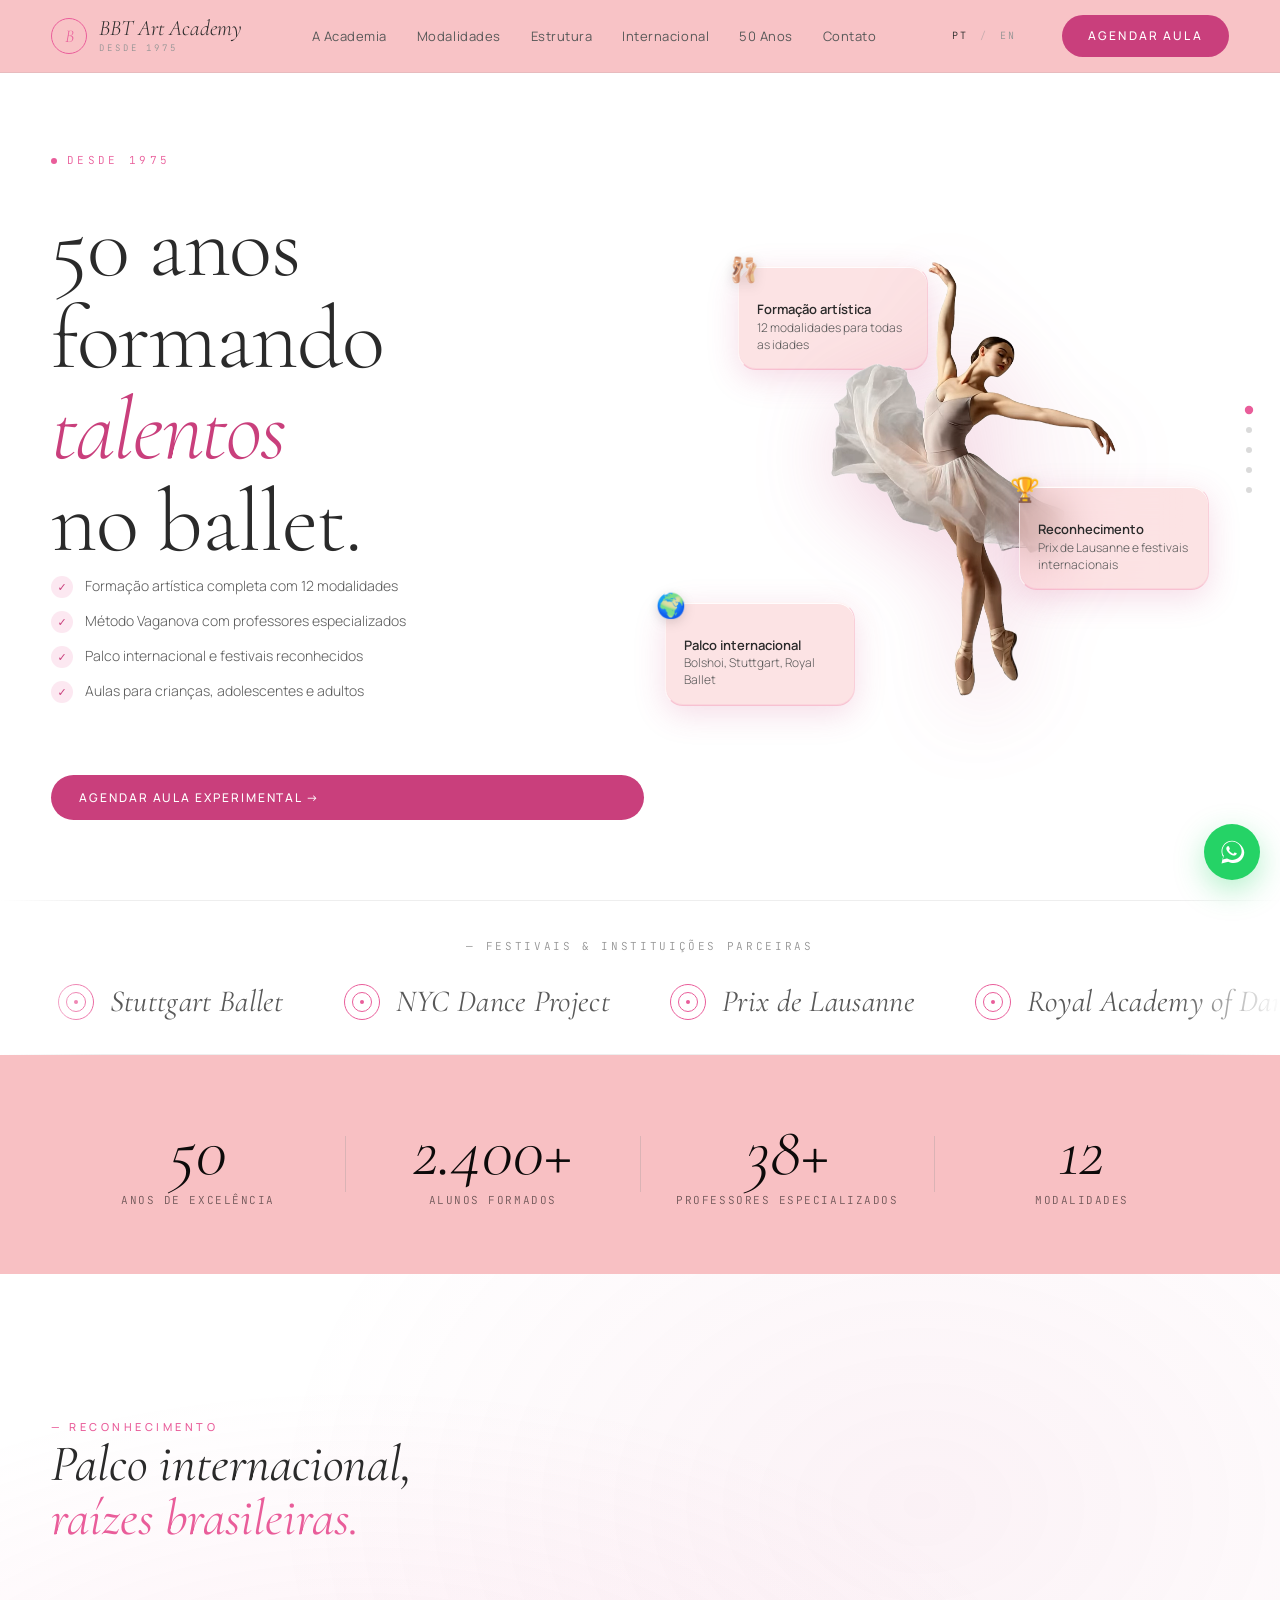
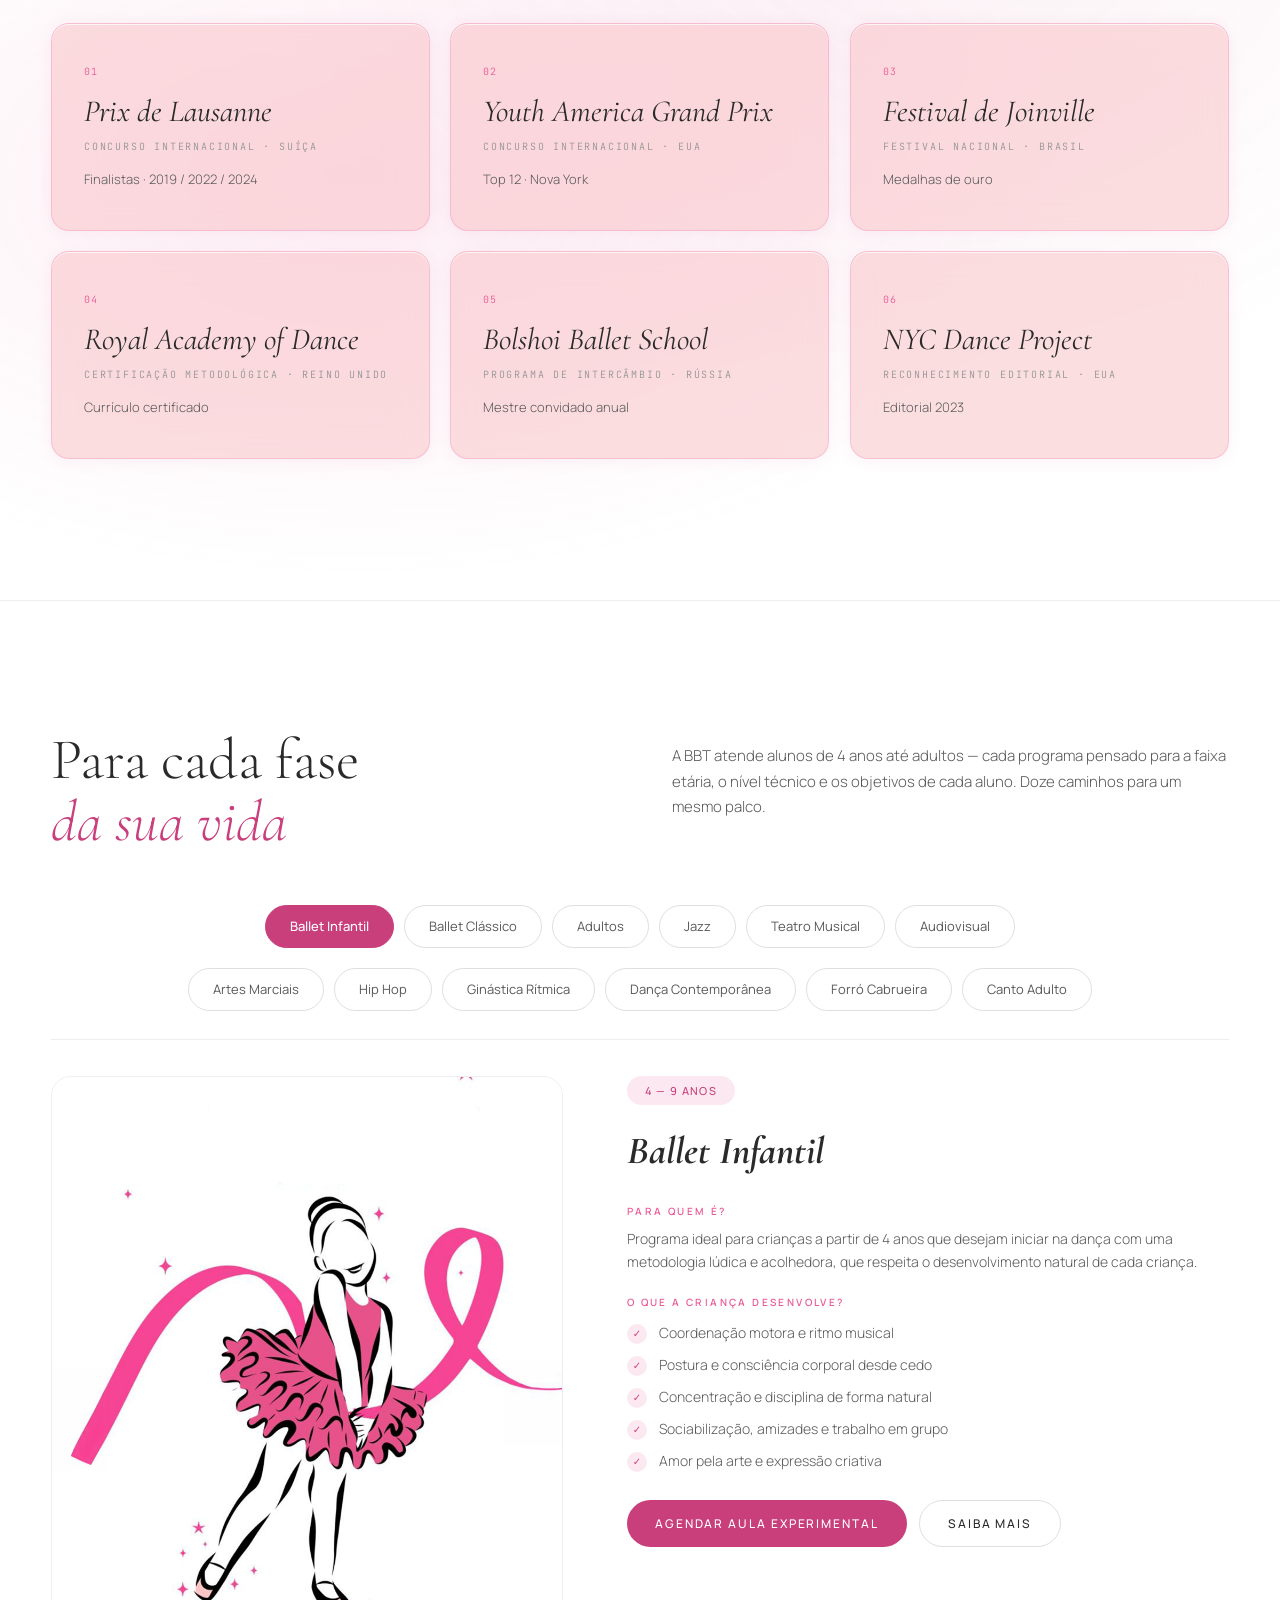
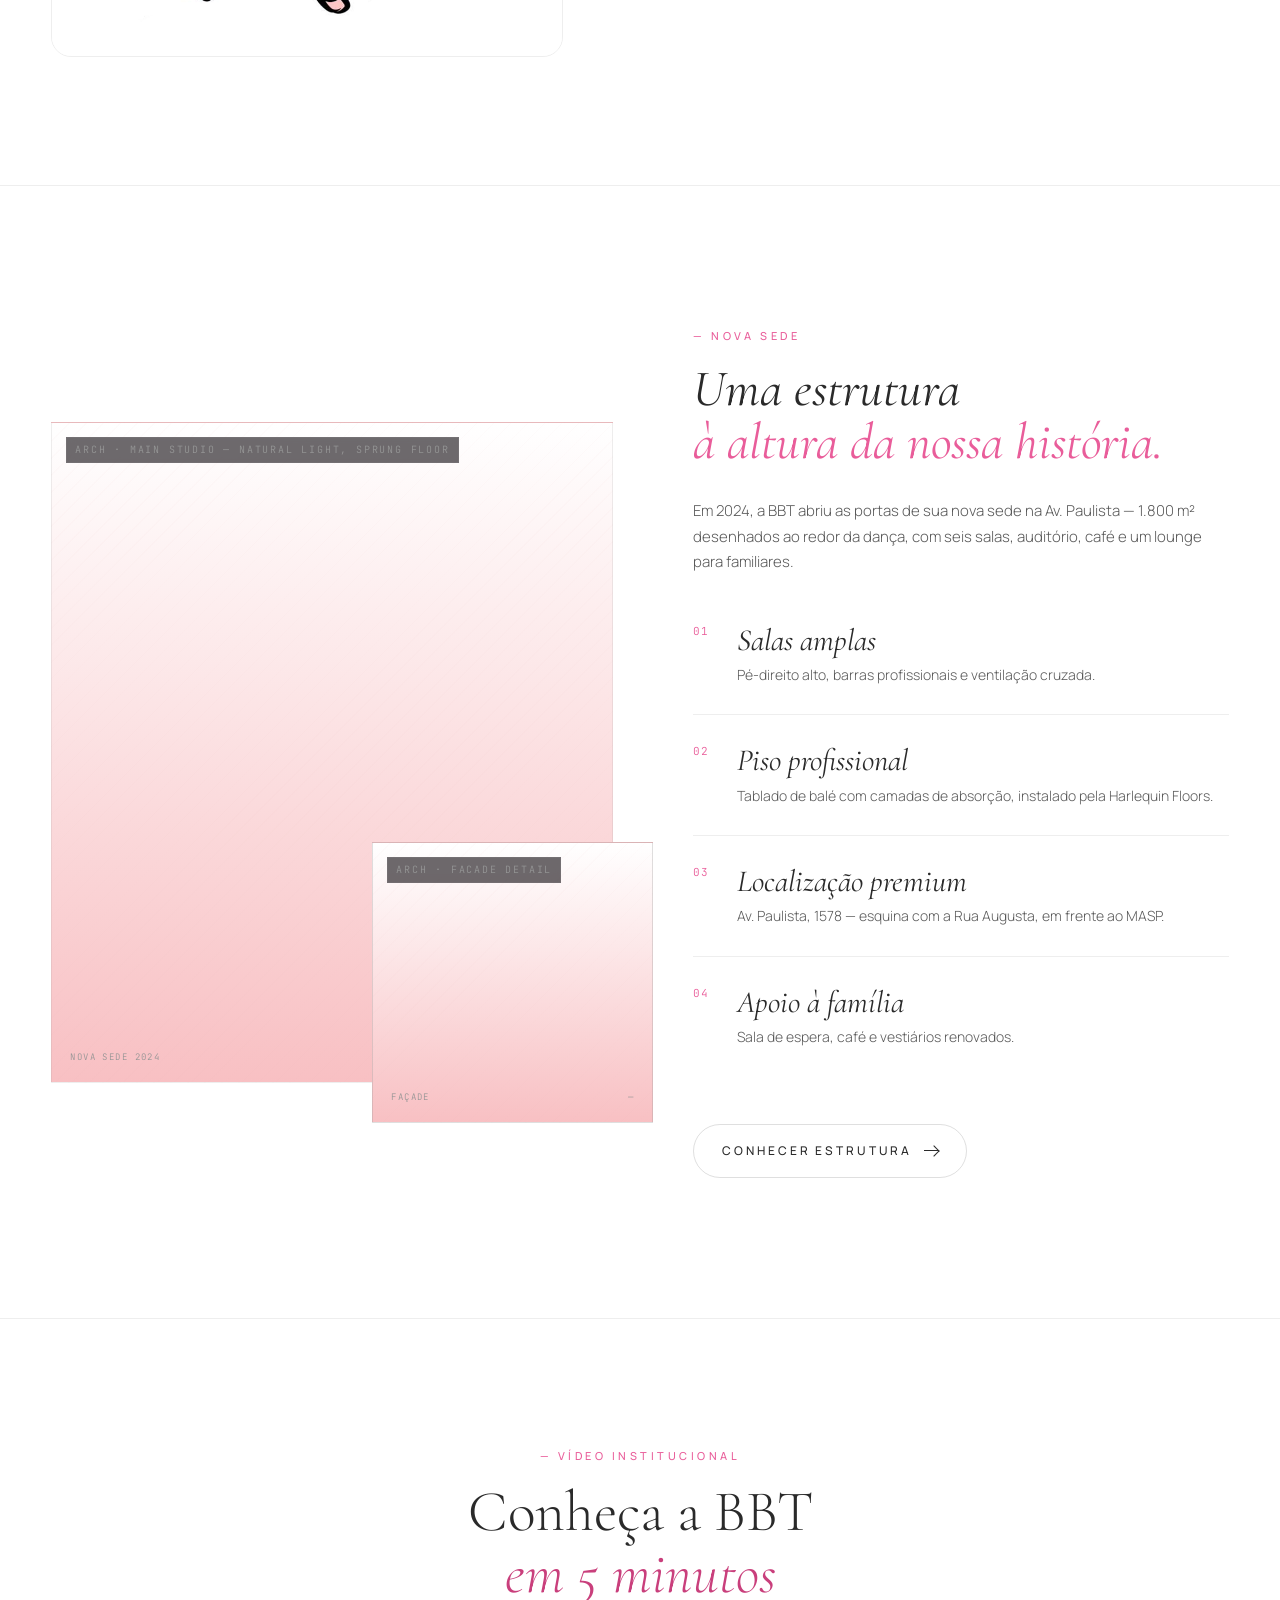
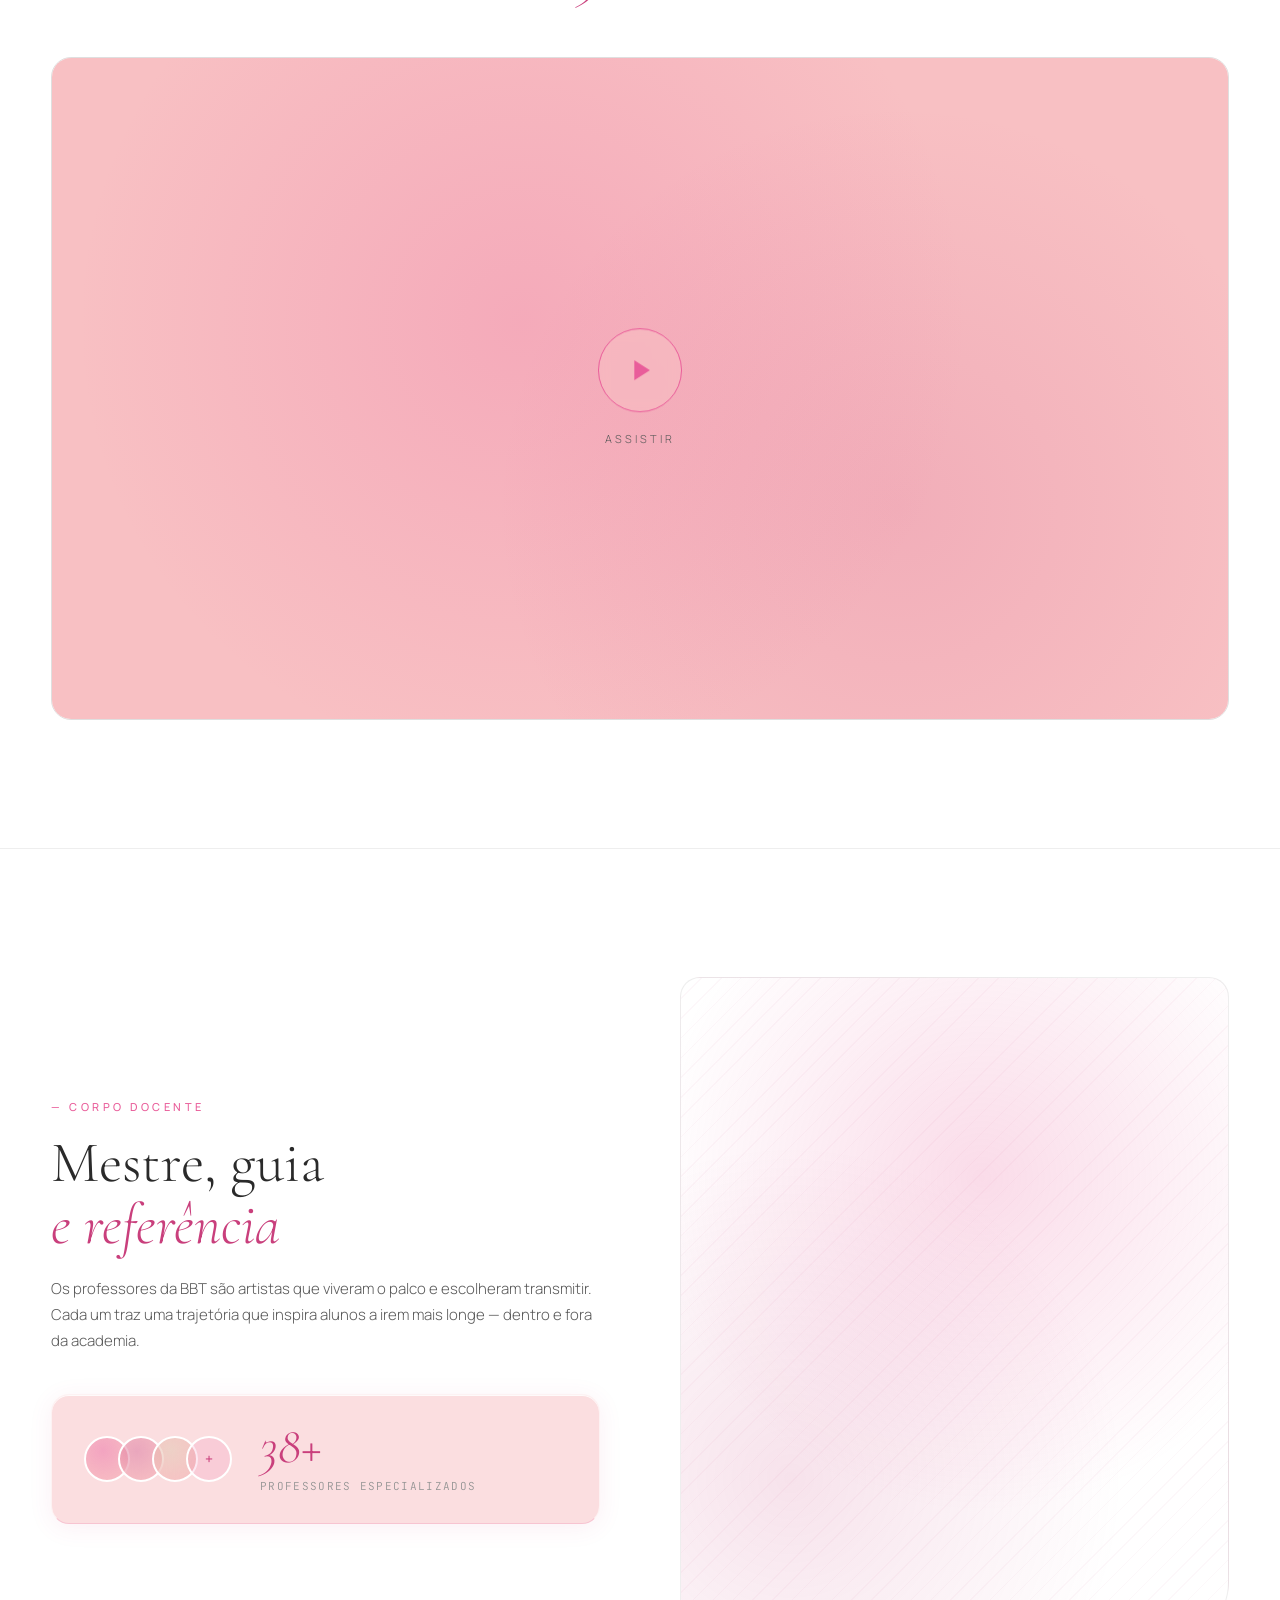
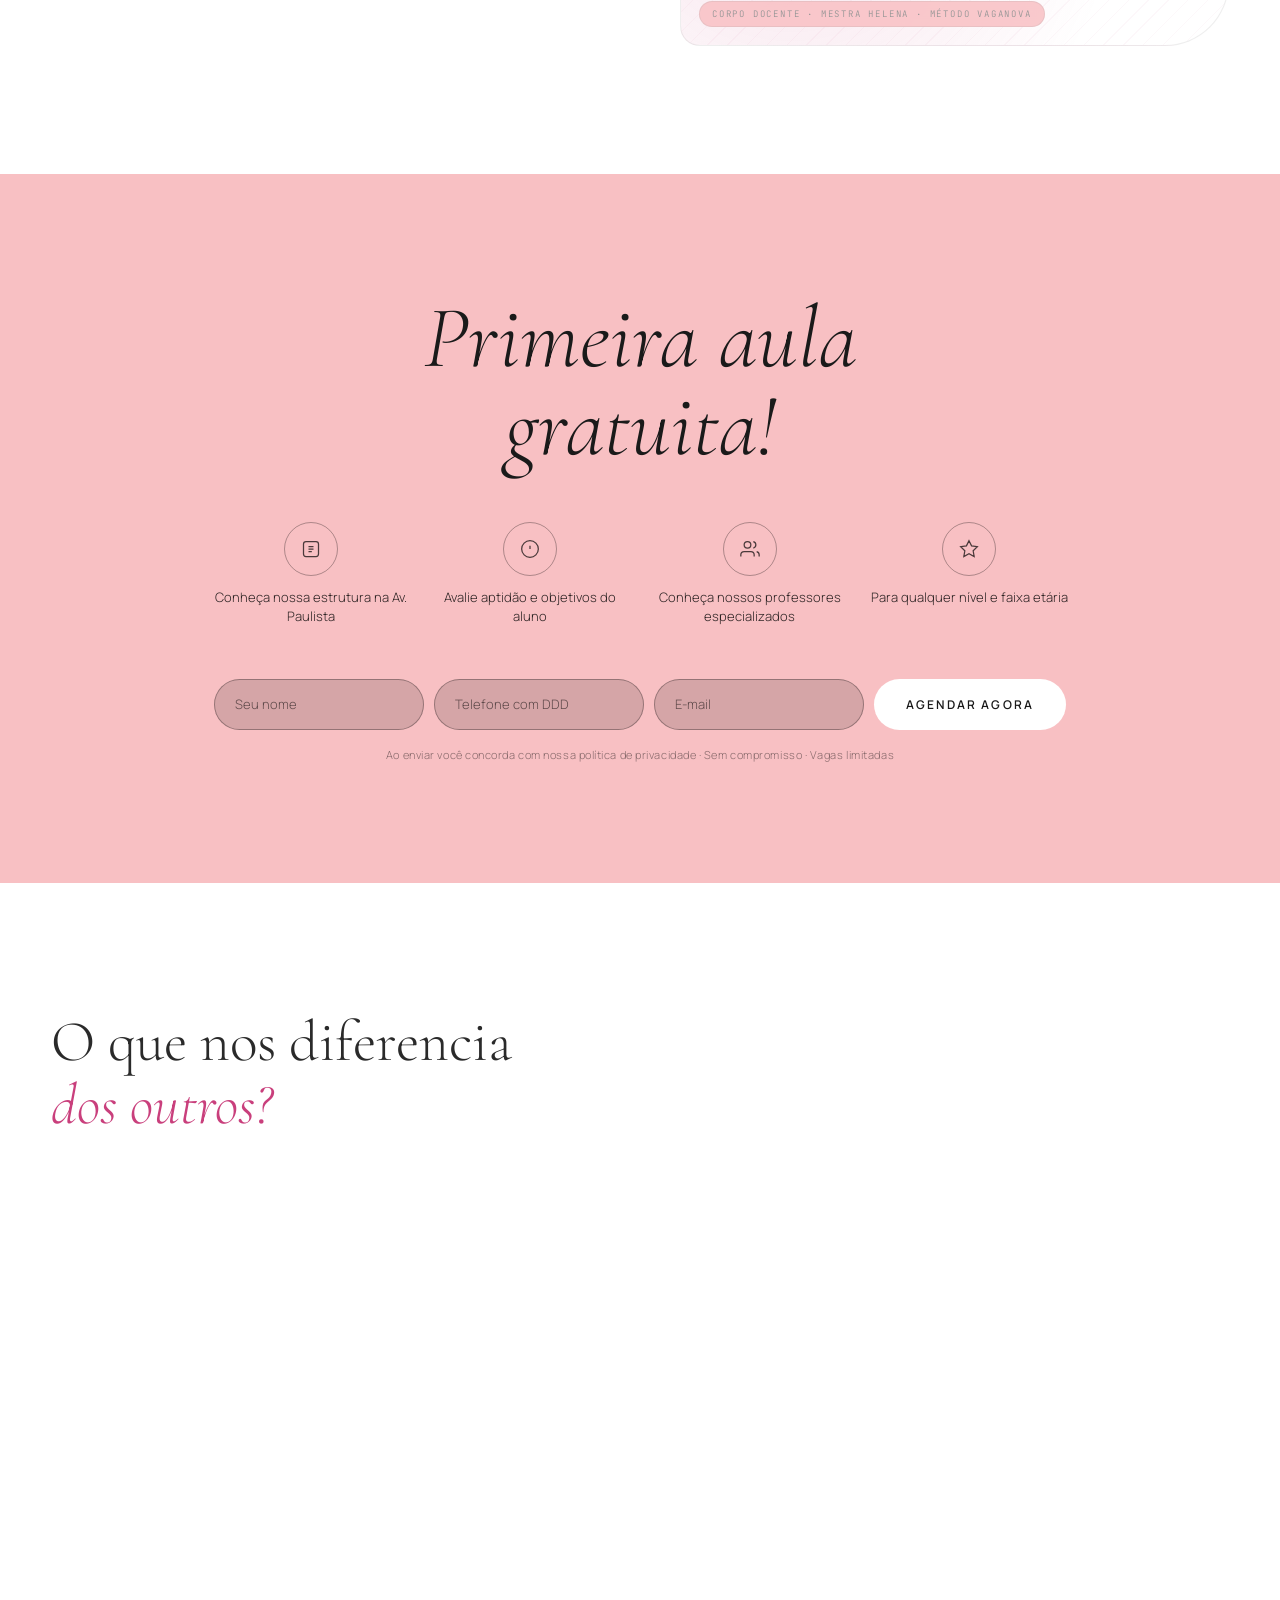
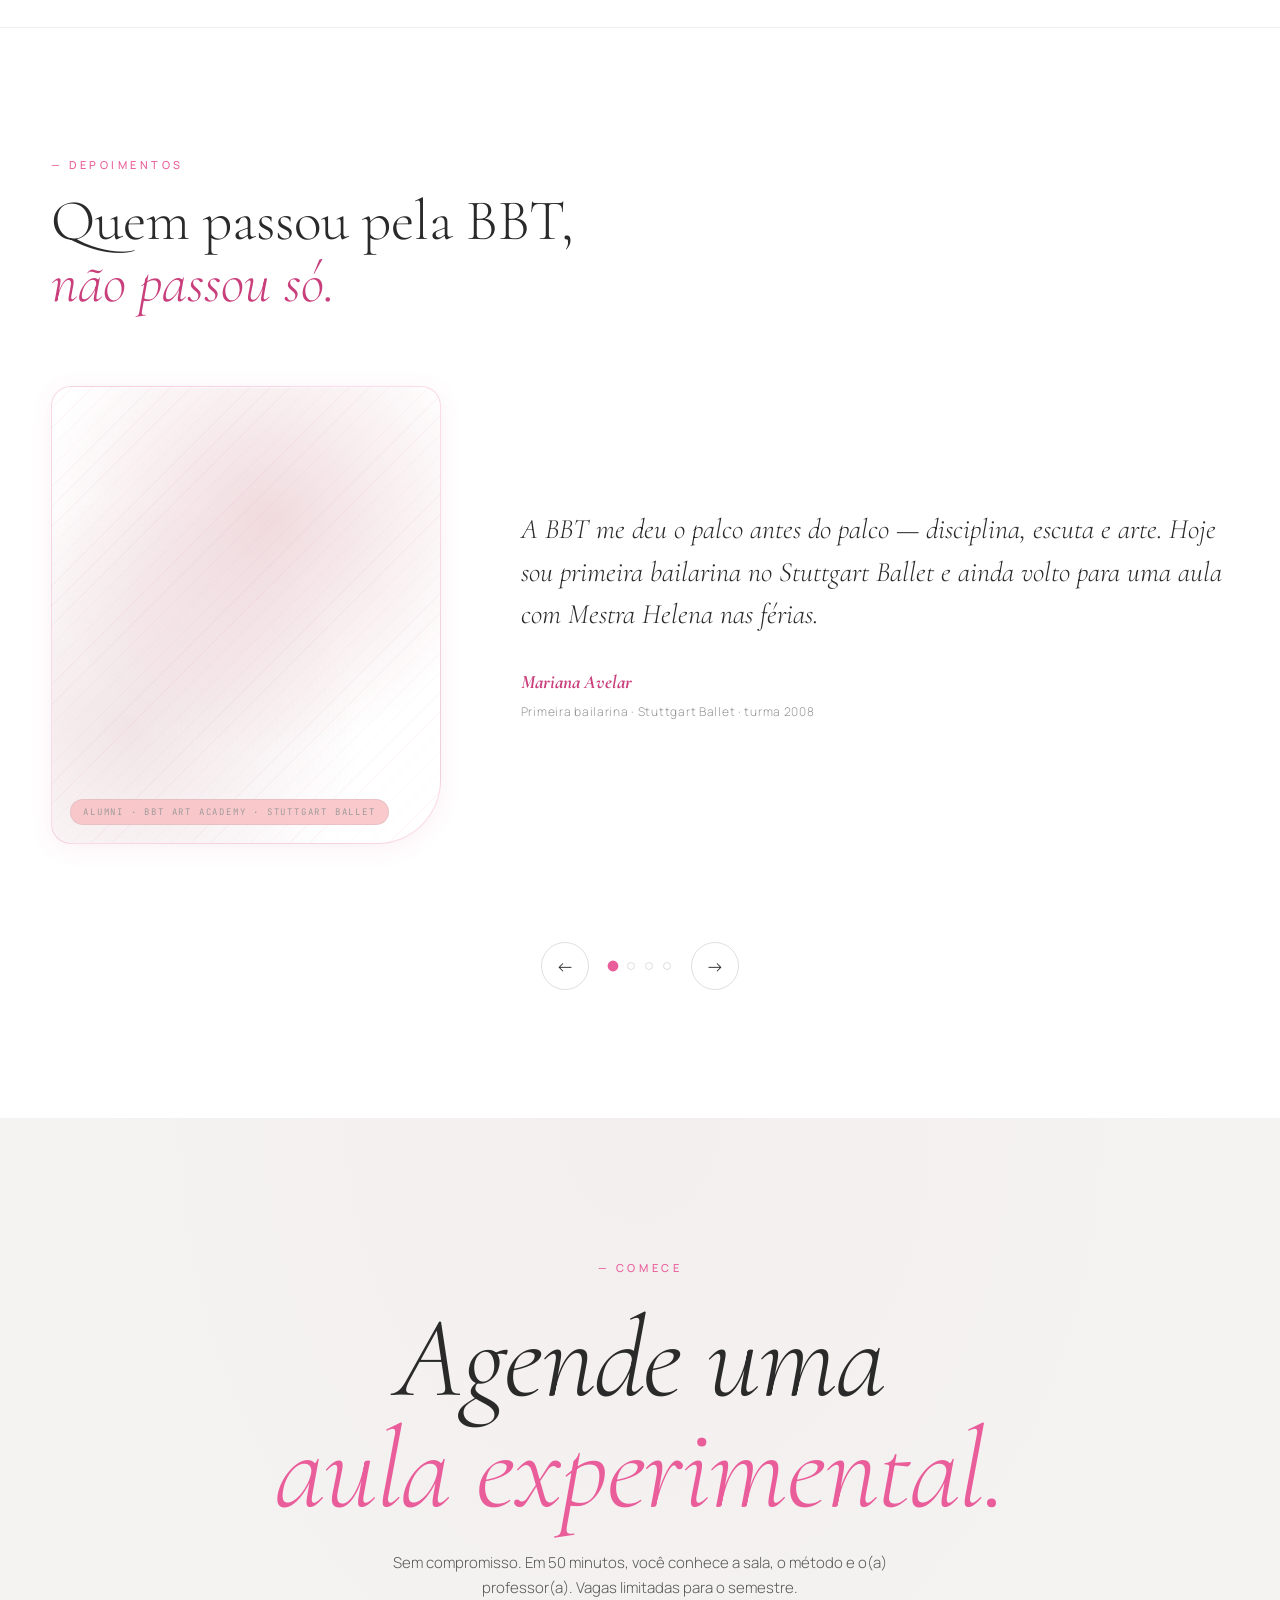
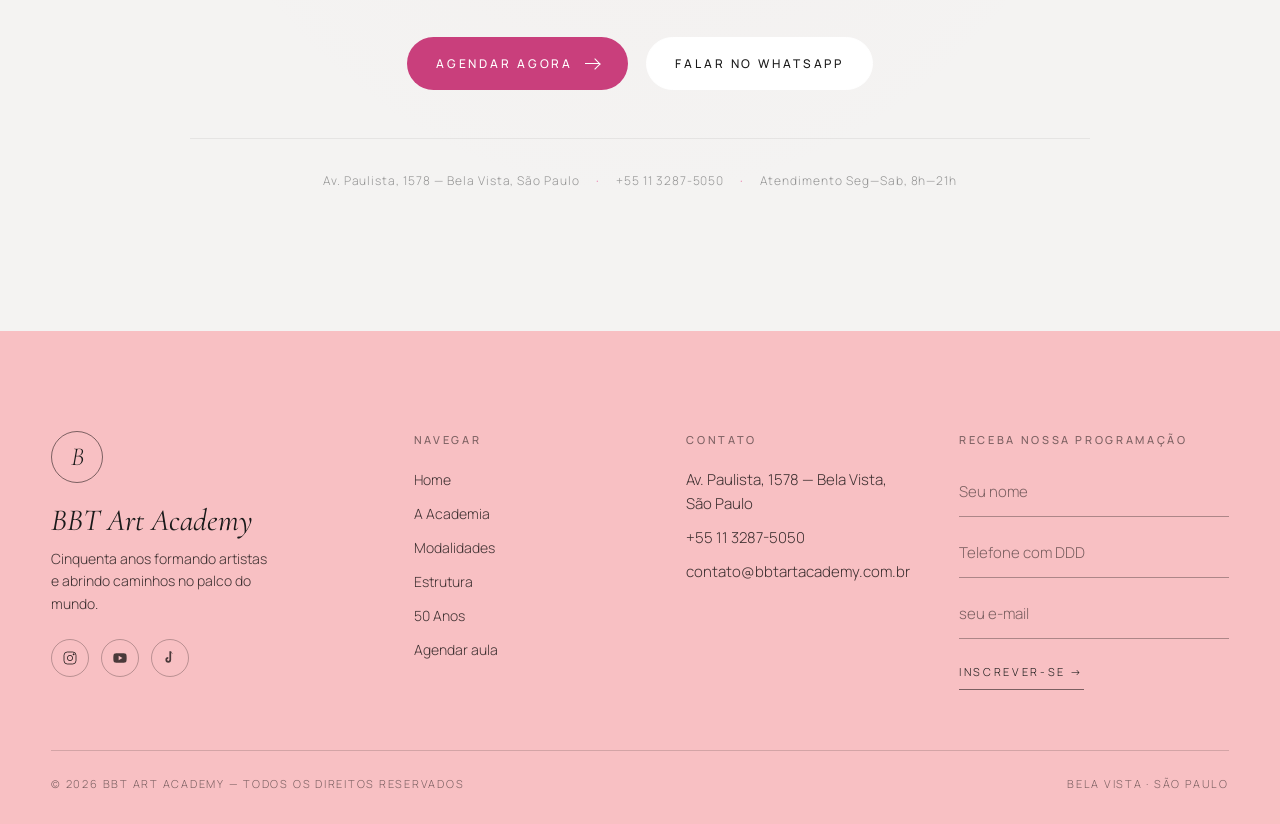
<file: index3.html>
<!doctype html>
<html lang="pt-BR">
<head>
  <meta charset="utf-8" />
  <meta name="viewport" content="width=device-width, initial-scale=1" />
  <title>BBT Art Academy — 50 anos formando talentos</title>
  <link rel="preconnect" href="https://fonts.googleapis.com">
  <link rel="preconnect" href="https://fonts.gstatic.com" crossorigin>
  <link href="https://fonts.googleapis.com/css2?family=Cormorant+Garamond:ital,wght@0,300;0,400;0,500;0,600;1,300;1,400;1,500&family=Manrope:wght@300;400;500;600&family=JetBrains+Mono:wght@300;400&display=swap" rel="stylesheet">
  <link rel="stylesheet" href="shared/styles.css" />
  <link rel="stylesheet" href="home.css" />
  <link rel="stylesheet" href="index3.css" />
</head>
<body data-palette="bbt-pink">

  <!-- ===================== HEADER ===================== -->
  <header class="v2-header" id="v2-header">
    <div class="v2-header-inner">
      <a href="index.html" style="display:flex;align-items:center;gap:12px;text-decoration:none;flex-shrink:0;">
        <div class="brand-mark">B</div>
        <div>
          <div class="brand-name">BBT Art Academy</div>
          <span class="brand-sub">Desde 1975</span>
        </div>
      </a>
      <nav class="v2-nav">
        <a href="#academia" data-i18n="nav-academia">A Academia</a>
        <a href="#modalidades" data-i18n="nav-modalidades">Modalidades</a>
        <a href="estrutura.html" data-i18n="nav-estrutura">Estrutura</a>
        <a href="#internacional" data-i18n="nav-internacional">Internacional</a>
        <a href="cinquenta-anos.html" data-i18n="nav-50anos">50 Anos</a>
        <a href="#contato" data-i18n="nav-contato">Contato</a>
      </nav>
      <div class="lang-toggle" id="v2-lang-toggle">
        <button data-lang="pt" class="active">PT</button>
        <span class="sep">/</span>
        <button data-lang="en">EN</button>
      </div>
      <a href="agendar.html" class="v2-nav-cta v2-desktop-cta" data-i18n="nav-cta">Agendar aula</a>
      <button class="v2-hamburger" id="v2-hamburger" aria-label="Menu" aria-expanded="false">
        <span></span>
        <span></span>
      </button>
    </div>
  </header>

  <!-- ===================== MOBILE NAV ===================== -->
  <div class="v2-mobile-nav" id="v2-mobile-nav" aria-hidden="true">
    <nav class="v2-mobile-nav-links">
      <a href="#academia" data-i18n="nav-academia">A Academia</a>
      <a href="#reconhecimento" data-i18n="nav-internacional">Internacional</a>
      <a href="#modalidades" data-i18n="nav-modalidades">Modalidades</a>
      <a href="estrutura.html" data-i18n="nav-estrutura">Estrutura</a>
      <a href="cinquenta-anos.html" data-i18n="nav-50anos">50 Anos</a>
      <a href="#contato" data-i18n="nav-contato">Contato</a>
    </nav>
    <a href="agendar.html" class="v2-btn-primary v2-mobile-nav-cta" data-i18n="nav-cta">Agendar aula</a>
  </div>

  <!-- ===================== HERO ===================== -->
  <section class="v2-hero" id="hero">
    <div class="v2-hero-inner">
      <!-- Texto -->
      <div class="v2-hero-text">
        <h1 class="v2-hero-h1" data-i18n="hero-h1">50 anos formando<br><em>talentos</em><br>no ballet.</h1>
        <div class="v2-hero-eyebrow" data-i18n="hero-eyebrow">Desde 1975</div>
        <ul class="v2-hero-bullets">
          <li data-i18n="hero-b1">Formação artística completa com 12 modalidades</li>
          <li data-i18n="hero-b2">Método Vaganova com professores especializados</li>
          <li data-i18n="hero-b3">Palco internacional e festivais reconhecidos</li>
          <li data-i18n="hero-b4">Aulas para crianças, adolescentes e adultos</li>
        </ul>
        <button class="v2-btn-primary v2-hero-modal-btn v2-desktop-only" id="v2-open-modal" data-i18n="hero-cta-btn">
          Agendar aula experimental →
        </button>
      </div>
      <!-- Imagem / Dancer Scene -->
      <div class="v2-hero-image">
        <!-- Desktop: placeholder removido -->

        <!-- Mobile: bailarina flutuante + 4 cards -->
        <div class="v2-dancer-scene v2-mobile-only">
          <!-- Card topo-esquerda -->
          <div class="v2-fc v2-fc-tl">
            <span class="v2-fc-icon">🩰</span>
            <div>
              <strong>Formação artística</strong>
              <span>12 modalidades para todas as idades</span>
            </div>
          </div>
          <!-- Card topo-direita -->
          <div class="v2-fc v2-fc-tr">
            <span class="v2-fc-icon">🏆</span>
            <div>
              <strong>Reconhecimento</strong>
              <span>Prix de Lausanne e festivais internacionais</span>
            </div>
          </div>

          <!-- Bailarina central -->
          <div class="v2-dancer-wrap">
            <video
              class="v2-dancer-img"
              autoplay
              loop
              muted
              playsinline
            >
              <source src="assets/images/ballehero.webm" type="video/webm" />
              <source src="assets/images/ballehero.mov" type="video/quicktime" />
            </video>
            <div class="v2-dancer-glow"></div>
          </div>

          <!-- Card baixo-centro -->
          <div class="v2-fc v2-fc-bc">
            <span class="v2-fc-icon">🌍</span>
            <div>
              <strong>Palco internacional</strong>
              <span>Bolshoi, Stuttgart, Royal Ballet</span>
            </div>
          </div>
        </div>
      </div>
    </div>
  </section>

  <!-- ===================== HERO FORM MOBILE ===================== -->
  <div class="v2-hero-form-mobile v2-mobile-only">
    <div class="v2-hero-form-label" data-i18n="hero-form-label">Primeira aula gratuita!</div>
    <form class="v2-hero-form" onsubmit="event.preventDefault()">
      <input type="text" data-i18n-ph="ph-name" placeholder="Seu nome" />
      <input type="tel" data-i18n-ph="ph-phone" placeholder="Telefone com DDD" />
      <input type="email" data-i18n-ph="ph-email" placeholder="E-mail" />
      <button type="submit" data-i18n="hero-btn">Agendar</button>
    </form>
    <p class="v2-hero-disclaimer" data-i18n="hero-disclaimer">Ao enviar você concorda com nossa política de privacidade</p>
  </div>

  <!-- ===================== MARQUEE ===================== -->
  <div class="marquee festivals-marquee">
    <div class="marquee-eyebrow">
      <span class="caption" data-i18n="marquee-eyebrow">— Festivais &amp; instituições parceiras</span>
    </div>
    <div class="marquee-track">
      <span class="marquee-item festival-logo"><span class="festival-mark" aria-hidden="true"></span><span class="festival-name">Prix de Lausanne</span></span>
      <span class="marquee-item festival-logo"><span class="festival-mark" aria-hidden="true"></span><span class="festival-name">Royal Academy of Dance</span></span>
      <span class="marquee-item festival-logo"><span class="festival-mark" aria-hidden="true"></span><span class="festival-name">Bolshoi Ballet School</span></span>
      <span class="marquee-item festival-logo"><span class="festival-mark" aria-hidden="true"></span><span class="festival-name">Youth America Grand Prix</span></span>
      <span class="marquee-item festival-logo"><span class="festival-mark" aria-hidden="true"></span><span class="festival-name">Festival de Joinville</span></span>
      <span class="marquee-item festival-logo"><span class="festival-mark" aria-hidden="true"></span><span class="festival-name">Vaganova Ballet Academy</span></span>
      <span class="marquee-item festival-logo"><span class="festival-mark" aria-hidden="true"></span><span class="festival-name">Stuttgart Ballet</span></span>
      <span class="marquee-item festival-logo"><span class="festival-mark" aria-hidden="true"></span><span class="festival-name">NYC Dance Project</span></span>
      <!-- duplicado para loop infinito -->
      <span class="marquee-item festival-logo"><span class="festival-mark" aria-hidden="true"></span><span class="festival-name">Prix de Lausanne</span></span>
      <span class="marquee-item festival-logo"><span class="festival-mark" aria-hidden="true"></span><span class="festival-name">Royal Academy of Dance</span></span>
      <span class="marquee-item festival-logo"><span class="festival-mark" aria-hidden="true"></span><span class="festival-name">Bolshoi Ballet School</span></span>
      <span class="marquee-item festival-logo"><span class="festival-mark" aria-hidden="true"></span><span class="festival-name">Youth America Grand Prix</span></span>
      <span class="marquee-item festival-logo"><span class="festival-mark" aria-hidden="true"></span><span class="festival-name">Festival de Joinville</span></span>
      <span class="marquee-item festival-logo"><span class="festival-mark" aria-hidden="true"></span><span class="festival-name">Vaganova Ballet Academy</span></span>
      <span class="marquee-item festival-logo"><span class="festival-mark" aria-hidden="true"></span><span class="festival-name">Stuttgart Ballet</span></span>
      <span class="marquee-item festival-logo"><span class="festival-mark" aria-hidden="true"></span><span class="festival-name">NYC Dance Project</span></span>
    </div>
  </div>

  <!-- ===================== STATS ===================== -->
  <section class="v2-stats">
    <div class="v2-stats-inner">
      <div class="v2-stat">
        <span class="v2-stat-num">50</span>
        <span class="v2-stat-label" data-i18n="stat-1">anos de excelência</span>
      </div>
      <div class="v2-stat-sep"></div>
      <div class="v2-stat">
        <span class="v2-stat-num">2.400+</span>
        <span class="v2-stat-label" data-i18n="stat-2">alunos formados</span>
      </div>
      <div class="v2-stat-sep"></div>
      <div class="v2-stat">
        <span class="v2-stat-num">38+</span>
        <span class="v2-stat-label" data-i18n="stat-3">professores especializados</span>
      </div>
      <div class="v2-stat-sep"></div>
      <div class="v2-stat">
        <span class="v2-stat-num">12</span>
        <span class="v2-stat-label" data-i18n="stat-4">modalidades</span>
      </div>
    </div>
  </section>

  <!-- ===================== PROOF / RECONHECIMENTO ===================== -->
  <section class="block proof" id="reconhecimento">
    <div class="container">
      <span class="eyebrow v2-proof-eyebrow" data-i18n="proof-eyebrow">— Reconhecimento</span>
      <div class="block-head reveal v2-proof-head">
        <h2 class="display-md" data-i18n="proof-title">Palco internacional,<br><em>raízes brasileiras.</em></h2>
      </div>
      <div class="proof-grid reveal-stagger">
        <div class="proof-card">
          <span class="caption">01</span>
          <h4 class="display-sm">Prix de Lausanne</h4>
          <p class="proof-cat" data-i18n="proof-cat-1">Concurso internacional · Suíça</p>
          <p class="body" data-i18n="proof-meta-1">Finalistas · 2019 / 2022 / 2024</p>
        </div>
        <div class="proof-card">
          <span class="caption">02</span>
          <h4 class="display-sm">Youth America Grand Prix</h4>
          <p class="proof-cat" data-i18n="proof-cat-2">Concurso internacional · EUA</p>
          <p class="body" data-i18n="proof-meta-2">Top 12 · Nova York</p>
        </div>
        <div class="proof-card">
          <span class="caption">03</span>
          <h4 class="display-sm">Festival de Joinville</h4>
          <p class="proof-cat" data-i18n="proof-cat-3">Festival nacional · Brasil</p>
          <p class="body" data-i18n="proof-meta-3">Medalhas de ouro</p>
        </div>
        <div class="proof-card">
          <span class="caption">04</span>
          <h4 class="display-sm">Royal Academy of Dance</h4>
          <p class="proof-cat" data-i18n="proof-cat-4">Certificação metodológica · Reino Unido</p>
          <p class="body" data-i18n="proof-meta-4">Currículo certificado</p>
        </div>
        <div class="proof-card">
          <span class="caption">05</span>
          <h4 class="display-sm">Bolshoi Ballet School</h4>
          <p class="proof-cat" data-i18n="proof-cat-5">Programa de intercâmbio · Rússia</p>
          <p class="body" data-i18n="proof-meta-5">Mestre convidado anual</p>
        </div>
        <div class="proof-card">
          <span class="caption">06</span>
          <h4 class="display-sm">NYC Dance Project</h4>
          <p class="proof-cat" data-i18n="proof-cat-6">Reconhecimento editorial · EUA</p>
          <p class="body" data-i18n="proof-meta-6">Editorial 2023</p>
        </div>
      </div>
    </div>
  </section>


  <!-- ===================== PROGRAMS TABS ===================== -->
  <section class="v2-programs" id="modalidades">
    <div class="v2-programs-inner">
      <div class="v2-programs-head">
        <h2 class="v2-section-h2" data-i18n="prog-h2">Para cada fase<br><em>da sua vida</em></h2>
        <p class="v2-programs-sub" data-i18n="prog-sub">A BBT atende alunos de 4 anos até adultos — cada programa pensado para a faixa etária, o nível técnico e os objetivos de cada aluno. Doze caminhos para um mesmo palco.</p>
      </div>

      <!-- Dropdown (mobile only) -->
      <div class="v2-tabs-select-wrap">
        <select id="v2-tab-select" class="v2-tabs-select" aria-label="Selecionar modalidade">
          <option value="infantil" data-i18n-opt="tab-infantil">Ballet Infantil</option>
          <option value="classico" data-i18n-opt="tab-classico">Ballet Clássico</option>
          <option value="adulto"   data-i18n-opt="tab-adulto">Adultos</option>
          <option value="jazz"     data-i18n-opt="tab-jazz">Jazz</option>
          <option value="cenico"   data-i18n-opt="tab-cenico">Teatro Musical</option>
          <option value="audiovisual" data-i18n-opt="tab-audiovisual">Audiovisual</option>
          <option value="marcial"  data-i18n-opt="tab-marcial">Artes Marciais</option>
          <option value="hiphop"   data-i18n-opt="tab-hiphop">Hip Hop</option>
          <option value="ritmica"  data-i18n-opt="tab-ritmica">Ginástica Rítmica</option>
          <option value="contemp"  data-i18n-opt="tab-contemp">Dança Contemporânea</option>
          <option value="forro"    data-i18n-opt="tab-forro">Forró Cabrueira</option>
          <option value="canto"    data-i18n-opt="tab-canto">Canto Adulto</option>
        </select>
        <span class="v2-tabs-select-arrow">▾</span>
      </div>

      <!-- Tabs (desktop only) -->
      <div class="v2-tabs" role="tablist">
        <button class="v2-tab active" data-tab="infantil" role="tab" data-i18n="tab-infantil">Ballet Infantil</button>
        <button class="v2-tab" data-tab="classico" role="tab" data-i18n="tab-classico">Ballet Clássico</button>
        <button class="v2-tab" data-tab="adulto" role="tab" data-i18n="tab-adulto">Adultos</button>
        <button class="v2-tab" data-tab="jazz" role="tab" data-i18n="tab-jazz">Jazz</button>
        <button class="v2-tab" data-tab="cenico" role="tab" data-i18n="tab-cenico">Teatro Musical</button>
        <button class="v2-tab" data-tab="audiovisual" role="tab" data-i18n="tab-audiovisual">Audiovisual</button>
        <div class="v2-tabs-break"></div>
        <button class="v2-tab" data-tab="marcial" role="tab" data-i18n="tab-marcial">Artes Marciais</button>
        <button class="v2-tab" data-tab="hiphop" role="tab" data-i18n="tab-hiphop">Hip Hop</button>
        <button class="v2-tab" data-tab="ritmica" role="tab" data-i18n="tab-ritmica">Ginástica Rítmica</button>
        <button class="v2-tab" data-tab="contemp" role="tab" data-i18n="tab-contemp">Dança Contemporânea</button>
        <button class="v2-tab" data-tab="forro" role="tab" data-i18n="tab-forro">Forró Cabrueira</button>
        <button class="v2-tab" data-tab="canto" role="tab" data-i18n="tab-canto">Canto Adulto</button>
      </div>

      <!-- Painel: Infantil -->
      <div class="v2-tab-pane active" id="tab-infantil" role="tabpanel">
        <div class="v2-tab-pane-inner">
          <div class="v2-tab-img-wrap v2-tab-img-loaded">
            <img class="v2-tab-img" src="assets/images/categorias/BALLET (KIDS).png" alt="Ballet Infantil · 4 — 9 anos · iniciação artística" loading="lazy" />
          </div>
          <div class="v2-tab-text">
            <div class="v2-tab-badge" data-i18n="in-badge">4 — 9 anos</div>
            <h3 data-i18n="in-h3">Ballet Infantil</h3>
            <h4 data-i18n="t-who">Para quem é?</h4>
            <p data-i18n="in-p">Programa ideal para crianças a partir de 4 anos que desejam iniciar na dança com uma metodologia lúdica e acolhedora, que respeita o desenvolvimento natural de cada criança.</p>
            <h4 data-i18n="in-what">O que a criança desenvolve?</h4>
            <ul class="v2-checklist">
              <li data-i18n="in-l1">Coordenação motora e ritmo musical</li>
              <li data-i18n="in-l2">Postura e consciência corporal desde cedo</li>
              <li data-i18n="in-l3">Concentração e disciplina de forma natural</li>
              <li data-i18n="in-l4">Sociabilização, amizades e trabalho em grupo</li>
              <li data-i18n="in-l5">Amor pela arte e expressão criativa</li>
            </ul>
            <div class="v2-tab-ctas">
              <a href="agendar.html" class="v2-btn-primary" data-i18n="t-cta1">Agendar aula experimental</a>
              <a href="modalidade.html#infantil" class="v2-btn-outline" data-i18n="t-cta2">Saiba mais</a>
            </div>
          </div>
        </div>
      </div>

      <!-- Painel: Clássico -->
      <div class="v2-tab-pane" id="tab-classico" role="tabpanel">
        <div class="v2-tab-pane-inner">
          <div class="v2-tab-img-wrap v2-tab-img-loaded">
            <img class="v2-tab-img" src="assets/images/categorias/BALLET (TEENS).png" alt="Ballet Clássico · Método Vaganova · a partir de 10 anos" loading="lazy" />
          </div>
          <div class="v2-tab-text">
            <div class="v2-tab-badge" data-i18n="cl-badge">A partir de 10 anos</div>
            <h3 data-i18n="cl-h3">Ballet Clássico</h3>
            <h4 data-i18n="t-who">Para quem é?</h4>
            <p data-i18n="cl-p">Formação técnica completa pelo método russo Vaganova para alunos a partir de 10 anos, com vagas para iniciantes e avançados. A base para quem sonha com uma carreira profissional no ballet.</p>
            <h4 data-i18n="t-what">O que o aluno desenvolve?</h4>
            <ul class="v2-checklist">
              <li data-i18n="cl-l1">Técnica clássica com o rigoroso Método Vaganova</li>
              <li data-i18n="cl-l2">Preparação para competições nacionais e internacionais</li>
              <li data-i18n="cl-l3">Apresentações em palco profissional</li>
              <li data-i18n="cl-l4">Intercâmbios com o Bolshoi, Stuttgart e Royal Ballet</li>
              <li data-i18n="cl-l5">Base sólida para carreira artística profissional</li>
            </ul>
            <div class="v2-tab-ctas">
              <a href="agendar.html" class="v2-btn-primary" data-i18n="t-cta1">Agendar aula experimental</a>
              <a href="modalidade.html#classico" class="v2-btn-outline" data-i18n="t-cta2">Saiba mais</a>
            </div>
          </div>
        </div>
      </div>

      <!-- Painel: Adulto -->
      <div class="v2-tab-pane" id="tab-adulto" role="tabpanel">
        <div class="v2-tab-pane-inner">
          <div class="v2-tab-img-wrap v2-tab-img-loaded">
            <img class="v2-tab-img" src="assets/images/categorias/BALLET (ADULTO).png" alt="Ballet para Adultos · todos os níveis" loading="lazy" />
          </div>
          <div class="v2-tab-text">
            <div class="v2-tab-badge" data-i18n="ad-badge">Adultos — Todos os níveis</div>
            <h3 data-i18n="ad-h3">Ballet para Adultos</h3>
            <h4 data-i18n="t-who">Para quem é?</h4>
            <p data-i18n="ad-p">Para quem sempre quis dançar, quer voltar ao ballet ou busca saúde, postura e bem-estar através da dança. Aulas adaptadas ao corpo adulto, sem restrição de nível.</p>
            <h4 data-i18n="t-what">O que o aluno desenvolve?</h4>
            <ul class="v2-checklist">
              <li data-i18n="ad-l1">Técnica clássica adaptada ao corpo adulto</li>
              <li data-i18n="ad-l2">Postura, elegância e consciência corporal</li>
              <li data-i18n="ad-l3">Flexibilidade, força e condicionamento físico</li>
              <li data-i18n="ad-l4">Bem-estar, qualidade de vida e autoconhecimento</li>
              <li data-i18n="ad-l5">Realização pessoal e expressão artística</li>
            </ul>
            <div class="v2-tab-ctas">
              <a href="agendar.html" class="v2-btn-primary" data-i18n="t-cta1">Agendar aula experimental</a>
              <a href="modalidade.html#adultos" class="v2-btn-outline" data-i18n="t-cta2">Saiba mais</a>
            </div>
          </div>
        </div>
      </div>

      <!-- Painel: Jazz -->
      <div class="v2-tab-pane" id="tab-jazz" role="tabpanel">
        <div class="v2-tab-pane-inner">
          <div class="v2-tab-img-wrap v2-tab-img-loaded">
            <img class="v2-tab-img" src="assets/images/categorias/JAZZ.png" alt="Jazz · Kids / Teens / Adultos" loading="lazy" />
          </div>
          <div class="v2-tab-text">
            <div class="v2-tab-badge" data-i18n="t-kta">Kids / Teens / Adultos</div>
            <h3>Jazz</h3>
            <h4 data-i18n="t-who">Para quem é?</h4>
            <p data-i18n="jz-p">Para quem quer dançar com energia, técnica e musicalidade. O jazz da BBT é ministrado para todas as faixas etárias, combinando técnica de dança com expressão e performance.</p>
            <h4 data-i18n="t-what">O que o aluno desenvolve?</h4>
            <ul class="v2-checklist">
              <li data-i18n="jz-l1">Técnica de jazz com base em dança contemporânea</li>
              <li data-i18n="jz-l2">Musicalidade, ritmo e interpretação</li>
              <li data-i18n="jz-l3">Isolamentos, kicks e turns</li>
              <li data-i18n="jz-l4">Expressão cênica e performance</li>
              <li data-i18n="jz-l5">Preparação para apresentações e festivais</li>
            </ul>
            <div class="v2-tab-ctas">
              <a href="agendar.html" class="v2-btn-primary" data-i18n="t-cta1">Agendar aula experimental</a>
              <a href="modalidade.html#jazz" class="v2-btn-outline" data-i18n="t-cta2">Saiba mais</a>
            </div>
          </div>
        </div>
      </div>

      <!-- Painel: Teatro Musical -->
      <div class="v2-tab-pane" id="tab-cenico" role="tabpanel">
        <div class="v2-tab-pane-inner">
          <div class="v2-tab-img-wrap v2-tab-img-loaded">
            <img class="v2-tab-img" src="assets/images/categorias/TEATRO MUSICAL (KIDS).png" alt="Teatro Musical · dança + canto + interpretação" loading="lazy" />
          </div>
          <div class="v2-tab-text">
            <div class="v2-tab-badge" data-i18n="t-kta">Kids / Teens / Adultos</div>
            <h3 data-i18n="tm-h3">Teatro Musical</h3>
            <h4 data-i18n="t-who">Para quem é?</h4>
            <p data-i18n="tm-p">Para quem quer dominar as três linguagens do palco ao mesmo tempo: dança, canto e interpretação. O programa prepara o aluno para produções completas de teatro musical.</p>
            <h4 data-i18n="t-what">O que o aluno desenvolve?</h4>
            <ul class="v2-checklist">
              <li data-i18n="tm-l1">Dança cênica e movimento teatral</li>
              <li data-i18n="tm-l2">Técnica vocal aplicada ao teatro musical</li>
              <li data-i18n="tm-l3">Interpretação e construção de personagem</li>
              <li data-i18n="tm-l4">Presença de palco e carisma</li>
              <li data-i18n="tm-l5">Participação em produções e espetáculos</li>
            </ul>
            <div class="v2-tab-ctas">
              <a href="agendar.html" class="v2-btn-primary" data-i18n="t-cta1">Agendar aula experimental</a>
              <a href="modalidade.html#teatro-musical" class="v2-btn-outline" data-i18n="t-cta2">Saiba mais</a>
            </div>
          </div>
        </div>
      </div>

      <!-- Painel: Audiovisual -->
      <div class="v2-tab-pane" id="tab-audiovisual" role="tabpanel">
        <div class="v2-tab-pane-inner">
          <div class="v2-tab-img-wrap v2-tab-img-loaded">
            <img class="v2-tab-img" src="assets/images/categorias/AUDIOVISUAL.png" alt="Interpretação para Audiovisual · TV · Cinema · Streaming" loading="lazy" />
          </div>
          <div class="v2-tab-text">
            <div class="v2-tab-badge" data-i18n="av-badge">Teens e Adultos</div>
            <h3 data-i18n="av-h3">Interpretação para Audiovisual</h3>
            <h4 data-i18n="t-who">Para quem é?</h4>
            <p data-i18n="av-p">Para quem quer atuar em TV, cinema, streaming e novela vertical. O programa forma atores prontos para o set, com técnica específica para câmera e linguagem audiovisual.</p>
            <h4 data-i18n="t-what">O que o aluno desenvolve?</h4>
            <ul class="v2-checklist">
              <li data-i18n="av-l1">Interpretação para câmera — TV, cinema e streaming</li>
              <li data-i18n="av-l2">Técnica para novela vertical (redes sociais)</li>
              <li data-i18n="av-l3">Consciência corporal e expressão facial</li>
              <li data-i18n="av-l4">Construção de personagem para audiovisual</li>
              <li data-i18n="av-l5">Preparação para audições e testes</li>
            </ul>
            <div class="v2-tab-ctas">
              <a href="agendar.html" class="v2-btn-primary" data-i18n="t-cta1">Agendar aula experimental</a>
              <a href="modalidade.html#audiovisual" class="v2-btn-outline" data-i18n="t-cta2">Saiba mais</a>
            </div>
          </div>
        </div>
      </div>

      <!-- Painel: Artes Marciais -->
      <div class="v2-tab-pane" id="tab-marcial" role="tabpanel">
        <div class="v2-tab-pane-inner">
          <div class="v2-tab-img-wrap v2-tab-img-loaded">
            <img class="v2-tab-img" src="assets/images/categorias/JUDÔ.png" alt="Judô · Jiu-Jitsu · Maicon França · Carlson Gracie" loading="lazy" />
          </div>
          <div class="v2-tab-text">
            <div class="v2-tab-badge" data-i18n="ma-badge">Crianças e Adultos</div>
            <h3 data-i18n="ma-h3">Artes Marciais</h3>
            <h4 data-i18n="t-who">Para quem é?</h4>
            <p data-i18n="ma-p">A BBT oferece judô com Maicon França e jiu-jitsu na linhagem Carlson Gracie — modalidades que desenvolvem disciplina, respeito, autoconfiança e condicionamento físico em todas as idades.</p>
            <h4 data-i18n="t-what">O que o aluno desenvolve?</h4>
            <ul class="v2-checklist">
              <li data-i18n="ma-l1">Judô com Maicon França — professor especializado</li>
              <li data-i18n="ma-l2">Jiu-Jitsu — Linhagem Carlson Gracie</li>
              <li data-i18n="ma-l3">Disciplina, respeito e ética marcial</li>
              <li data-i18n="ma-l4">Autodefesa e autoconfiança real</li>
              <li data-i18n="ma-l5">Condicionamento físico e equilíbrio mental</li>
            </ul>
            <div class="v2-tab-ctas">
              <a href="agendar.html" class="v2-btn-primary" data-i18n="t-cta1">Agendar aula experimental</a>
              <a href="modalidade.html#judo" class="v2-btn-outline" data-i18n="t-cta2">Saiba mais</a>
            </div>
          </div>
        </div>
      </div>

      <!-- Painel: Hip Hop -->
      <div class="v2-tab-pane" id="tab-hiphop" role="tabpanel">
        <div class="v2-tab-pane-inner">
          <div class="v2-tab-img-wrap v2-tab-img-loaded">
            <img class="v2-tab-img" src="assets/images/categorias/HIP HOP.png" alt="Hip Hop · Toninho Fontes · cultura urbana" loading="lazy" />
          </div>
          <div class="v2-tab-text">
            <div class="v2-tab-badge" data-i18n="t-kta">Kids / Teens / Adultos</div>
            <h3>Hip Hop</h3>
            <h4 data-i18n="t-who">Para quem é?</h4>
            <p data-i18n="hh-p">Para quem quer explorar a cultura urbana com técnica e autenticidade. Ministrado por Toninho Fontes, referência nacional no estilo, com turmas para todas as idades.</p>
            <h4 data-i18n="t-what">O que o aluno desenvolve?</h4>
            <ul class="v2-checklist">
              <li data-i18n="hh-l1">Técnica de hip hop com Toninho Fontes</li>
              <li data-i18n="hh-l2">Cultura urbana e identidade artística</li>
              <li data-i18n="hh-l3">Ritmo, groove e improvisação</li>
              <li data-i18n="hh-l4">Expressão corporal e criatividade</li>
              <li data-i18n="hh-l5">Confiança e presença de palco</li>
            </ul>
            <div class="v2-tab-ctas">
              <a href="agendar.html" class="v2-btn-primary" data-i18n="t-cta1">Agendar aula experimental</a>
              <a href="modalidade.html#hiphop" class="v2-btn-outline" data-i18n="t-cta2">Saiba mais</a>
            </div>
          </div>
        </div>
      </div>

      <!-- Painel: Ginástica Rítmica -->
      <div class="v2-tab-pane" id="tab-ritmica" role="tabpanel">
        <div class="v2-tab-pane-inner">
          <div class="v2-tab-img-wrap v2-tab-img-loaded">
            <img class="v2-tab-img" src="assets/images/categorias/GINASTICA RITMICA.png" alt="Ginástica Rítmica · CET Gym · alto rendimento" loading="lazy" />
          </div>
          <div class="v2-tab-text">
            <div class="v2-tab-badge" data-i18n="gr-badge">A partir de 4 anos</div>
            <h3 data-i18n="gr-h3">Ginástica Rítmica</h3>
            <h4 data-i18n="t-who">Para quem é?</h4>
            <p data-i18n="gr-p">Programa de alto rendimento em parceria com a CET Gym, para crianças e adolescentes que buscam desenvolvimento técnico e competitivo na ginástica rítmica.</p>
            <h4 data-i18n="t-what">O que o aluno desenvolve?</h4>
            <ul class="v2-checklist">
              <li data-i18n="gr-l1">Técnica de GR com foco em alto rendimento</li>
              <li data-i18n="gr-l2">Flexibilidade, equilíbrio e coordenação</li>
              <li data-i18n="gr-l3">Manejo de aparelhos (fita, bola, arco, maças)</li>
              <li data-i18n="gr-l4">Preparação para competições</li>
              <li data-i18n="gr-l5">Postura e elegância corporal</li>
            </ul>
            <div class="v2-tab-ctas">
              <a href="agendar.html" class="v2-btn-primary" data-i18n="t-cta1">Agendar aula experimental</a>
              <a href="modalidade.html#ritmica" class="v2-btn-outline" data-i18n="t-cta2">Saiba mais</a>
            </div>
          </div>
        </div>
      </div>

      <!-- Painel: Dança Contemporânea -->
      <div class="v2-tab-pane" id="tab-contemp" role="tabpanel">
        <div class="v2-tab-pane-inner">
          <div class="v2-tab-img-wrap v2-tab-img-loaded">
            <img class="v2-tab-img" src="assets/images/categorias/DANÇA CONTEMPORÂNEA.png" alt="Dança Contemporânea · pesquisa corporal" loading="lazy" />
          </div>
          <div class="v2-tab-text">
            <div class="v2-tab-badge" data-i18n="dc-badge">Teens e Adultos</div>
            <h3 data-i18n="dc-h3">Dança Contemporânea</h3>
            <h4 data-i18n="t-who">Para quem é?</h4>
            <p data-i18n="dc-p">Para quem quer ir além das técnicas tradicionais e explorar o movimento como linguagem artística — pesquisa corporal, improvisação e construção de identidade cênica.</p>
            <h4 data-i18n="t-what">O que o aluno desenvolve?</h4>
            <ul class="v2-checklist">
              <li data-i18n="dc-l1">Pesquisa corporal e identidade artística</li>
              <li data-i18n="dc-l2">Improvisação e composição coreográfica</li>
              <li data-i18n="dc-l3">Consciência do movimento no espaço</li>
              <li data-i18n="dc-l4">Expressão autoral e criatividade</li>
              <li data-i18n="dc-l5">Diálogo entre técnica e liberdade</li>
            </ul>
            <div class="v2-tab-ctas">
              <a href="agendar.html" class="v2-btn-primary" data-i18n="t-cta1">Agendar aula experimental</a>
              <a href="modalidade.html#contemporanea" class="v2-btn-outline" data-i18n="t-cta2">Saiba mais</a>
            </div>
          </div>
        </div>
      </div>

      <!-- Painel: Forró Cabrueira -->
      <div class="v2-tab-pane" id="tab-forro" role="tabpanel">
        <div class="v2-tab-pane-inner">
          <div class="v2-tab-img-wrap v2-tab-img-loaded">
            <img class="v2-tab-img" src="assets/images/categorias/FORRÓ.png" alt="Forró Cabrueira · dança social brasileira" loading="lazy" />
          </div>
          <div class="v2-tab-text">
            <div class="v2-tab-badge" data-i18n="t-adults">Adultos</div>
            <h3 data-i18n="fc-h3">Forró Cabrueira</h3>
            <h4 data-i18n="t-who">Para quem é?</h4>
            <p data-i18n="fc-p">Para adultos que querem aprender o forró como dança social brasileira de verdade — com técnica, musicalidade e aquele espírito do forró autêntico que aproxima as pessoas.</p>
            <h4 data-i18n="t-what">O que o aluno desenvolve?</h4>
            <ul class="v2-checklist">
              <li data-i18n="fc-l1">Técnica de forró — passos, condução e seguida</li>
              <li data-i18n="fc-l2">Conexão, ritmo e comunicação a dois</li>
              <li data-i18n="fc-l3">Musicalidade e interpretação dos ritmos nordestinos</li>
              <li data-i18n="fc-l4">Convívio social e cultura brasileira</li>
              <li data-i18n="fc-l5">Confiança para dançar em qualquer ambiente</li>
            </ul>
            <div class="v2-tab-ctas">
              <a href="agendar.html" class="v2-btn-primary" data-i18n="t-cta1">Agendar aula experimental</a>
              <a href="modalidade.html#forro" class="v2-btn-outline" data-i18n="t-cta2">Saiba mais</a>
            </div>
          </div>
        </div>
      </div>

      <!-- Painel: Canto Adulto -->
      <div class="v2-tab-pane" id="tab-canto" role="tabpanel">
        <div class="v2-tab-pane-inner">
          <div class="v2-tab-img-wrap v2-tab-img-loaded">
            <img class="v2-tab-img" src="assets/images/categorias/TEATRO MUSICAL (TEENS).png" alt="Canto Adulto · técnica vocal · expressão" loading="lazy" />
          </div>
          <div class="v2-tab-text">
            <div class="v2-tab-badge" data-i18n="ca-badge">Adultos — Todos os níveis</div>
            <h3 data-i18n="ca-h3">Canto Adulto</h3>
            <h4 data-i18n="t-who">Para quem é?</h4>
            <p data-i18n="ca-p">Para adultos que sempre quiseram cantar — seja para desenvolver a voz, superar o medo de cantar em público ou explorar o canto como expressão artística e bem-estar.</p>
            <h4 data-i18n="t-what">O que o aluno desenvolve?</h4>
            <ul class="v2-checklist">
              <li data-i18n="ca-l1">Técnica vocal — respiração, apoio e projeção</li>
              <li data-i18n="ca-l2">Afinação, dicção e expressão interpretativa</li>
              <li data-i18n="ca-l3">Repertório variado — MPB, pop, lírica e musical</li>
              <li data-i18n="ca-l4">Presença vocal e confiança para cantar</li>
              <li data-i18n="ca-l5">Saúde e bem-estar através da voz</li>
            </ul>
            <div class="v2-tab-ctas">
              <a href="agendar.html" class="v2-btn-primary" data-i18n="t-cta1">Agendar aula experimental</a>
              <a href="modalidade.html#canto" class="v2-btn-outline" data-i18n="t-cta2">Saiba mais</a>
            </div>
          </div>
        </div>
      </div>

    </div>
  </section>

  <!-- ===================== NOVA SEDE ===================== -->
  <section class="block venue" id="venue">
    <div class="container">
      <div class="venue-grid">
        <div class="venue-img-wrap">
          <div class="venue-img ph" data-label="ARCH · main studio — natural light, sprung floor">
            <div class="ph-figure"><span>NOVA SEDE 2024</span><span>BBT · STUDIO A</span></div>
          </div>
          <div class="venue-img-2 ph" data-label="ARCH · facade detail">
            <div class="ph-figure"><span>FAÇADE</span><span>—</span></div>
          </div>
        </div>
        <div class="venue-text">
          <span class="eyebrow" data-i18n="venue-eyebrow">— Nova sede</span>
          <h2 class="display-md" data-i18n="venue-h2">Uma estrutura<br><em>à altura da nossa história.</em></h2>
          <p class="lead" data-i18n="venue-lead">Em 2024, a BBT abriu as portas de sua nova sede na Av. Paulista — 1.800 m² desenhados ao redor da dança, com seis salas, auditório, café e um lounge para familiares.</p>
          <div class="diff-list">
            <div class="diff">
              <span class="caption">01</span>
              <div>
                <h5 class="display-sm" data-i18n="venue-t1">Salas amplas</h5>
                <p class="body" data-i18n="venue-d1">Pé-direito alto, barras profissionais e ventilação cruzada.</p>
              </div>
            </div>
            <div class="diff">
              <span class="caption">02</span>
              <div>
                <h5 class="display-sm" data-i18n="venue-t2">Piso profissional</h5>
                <p class="body" data-i18n="venue-d2">Tablado de balé com camadas de absorção, instalado pela Harlequin Floors.</p>
              </div>
            </div>
            <div class="diff">
              <span class="caption">03</span>
              <div>
                <h5 class="display-sm" data-i18n="venue-t3">Localização premium</h5>
                <p class="body" data-i18n="venue-d3">Av. Paulista, 1578 — esquina com a Rua Augusta, em frente ao MASP.</p>
              </div>
            </div>
            <div class="diff">
              <span class="caption">04</span>
              <div>
                <h5 class="display-sm" data-i18n="venue-t4">Apoio à família</h5>
                <p class="body" data-i18n="venue-d4">Sala de espera, café e vestiários renovados.</p>
              </div>
            </div>
          </div>
          <a href="estrutura.html" class="btn btn-outline" data-i18n="venue-btn">Conhecer estrutura <span class="arrow"></span></a>
        </div>
      </div>
    </div>
  </section>

  <!-- ===================== VIDEO ===================== -->
  <section class="v2-video" id="internacional">
    <div class="v2-video-inner">
      <div class="v2-video-head">
        <span class="eyebrow" data-i18n="video-eyebrow">— Vídeo institucional</span>
        <h2 class="v2-section-h2" data-i18n="video-h2">Conheça a BBT<br><em>em 5 minutos</em></h2>
      </div>
      <div class="v2-video-frame" id="v2-video-frame">
        <div class="v2-video-poster"></div>
        <button class="v2-video-play" id="v2-video-btn" aria-label="Assistir ao vídeo institucional">
          <svg viewBox="0 0 24 24" aria-hidden="true"><path d="M8 5v14l11-7z" fill="currentColor"/></svg>
          <span data-i18n="video-btn">Assistir</span>
        </button>
      </div>
    </div>
  </section>

  <!-- ===================== TEACHERS ===================== -->
  <section class="v2-teachers">
    <div class="v2-teachers-inner">
      <div class="v2-teachers-text">
        <span class="eyebrow" data-i18n="teach-eyebrow">— Corpo docente</span>
        <h2 class="v2-section-h2" data-i18n="teach-h2">Mestre, guia<br><em>e referência</em></h2>
        <p class="v2-teachers-desc" data-i18n="teach-desc">Os professores da BBT são artistas que viveram o palco e escolheram transmitir. Cada um traz uma trajetória que inspira alunos a irem mais longe — dentro e fora da academia.</p>
        <div class="v2-teachers-stat">
          <div class="v2-avatars">
            <div class="v2-av"></div>
            <div class="v2-av"></div>
            <div class="v2-av"></div>
            <div class="v2-av v2-av-plus">+</div>
          </div>
          <div>
            <span class="v2-big-num">38+</span>
            <span class="v2-num-label" data-i18n="stat-3">professores especializados</span>
          </div>
        </div>
      </div>
      <div class="v2-teacher-img-wrap v2-ph">
        <span class="v2-ph-label">Corpo docente · Mestra Helena · Método Vaganova</span>
      </div>
    </div>
  </section>


  <!-- ===================== CTA BANNER ===================== -->
  <section class="v2-cta-banner" id="contato">
    <div class="v2-cta-banner-inner">
      <h2 class="v2-cta-banner-h2" data-i18n="cta-h2">Primeira aula<br>gratuita!</h2>
      <div class="v2-cta-benefits">
        <div class="v2-cta-benefit">
          <div class="v2-cta-icon">
            <svg width="20" height="20" viewBox="0 0 24 24" fill="none" stroke="currentColor" stroke-width="1.5" aria-hidden="true"><rect x="3" y="3" width="18" height="18" rx="3"/><path d="M9 9h6M9 12h6M9 15h4"/></svg>
          </div>
          <span class="v2-cta-benefit-text" data-i18n="cta-b1">Conheça nossa estrutura na Av. Paulista</span>
        </div>
        <div class="v2-cta-benefit">
          <div class="v2-cta-icon">
            <svg width="20" height="20" viewBox="0 0 24 24" fill="none" stroke="currentColor" stroke-width="1.5" aria-hidden="true"><circle cx="12" cy="12" r="10"/><path d="M12 8v4M12 16h.01"/></svg>
          </div>
          <span class="v2-cta-benefit-text" data-i18n="cta-b2">Avalie aptidão e objetivos do aluno</span>
        </div>
        <div class="v2-cta-benefit">
          <div class="v2-cta-icon">
            <svg width="20" height="20" viewBox="0 0 24 24" fill="none" stroke="currentColor" stroke-width="1.5" aria-hidden="true"><path d="M17 21v-2a4 4 0 0 0-4-4H5a4 4 0 0 0-4 4v2"/><circle cx="9" cy="7" r="4"/><path d="M23 21v-2a4 4 0 0 0-3-3.87M16 3.13a4 4 0 0 1 0 7.75"/></svg>
          </div>
          <span class="v2-cta-benefit-text" data-i18n="cta-b3">Conheça nossos professores especializados</span>
        </div>
        <div class="v2-cta-benefit">
          <div class="v2-cta-icon">
            <svg width="20" height="20" viewBox="0 0 24 24" fill="none" stroke="currentColor" stroke-width="1.5" aria-hidden="true"><path d="M12 2l3.09 6.26L22 9.27l-5 4.87 1.18 6.88L12 17.77l-6.18 3.25L7 14.14 2 9.27l6.91-1.01L12 2z"/></svg>
          </div>
          <span class="v2-cta-benefit-text" data-i18n="cta-b4">Para qualquer nível e faixa etária</span>
        </div>
      </div>
      <form class="v2-cta-form" onsubmit="event.preventDefault()">
        <input type="text" data-i18n-ph="ph-name" placeholder="Seu nome" />
        <input type="tel" data-i18n-ph="ph-phone" placeholder="Telefone com DDD" />
        <input type="email" data-i18n-ph="ph-email" placeholder="E-mail" />
        <button type="submit" data-i18n="cta-btn">Agendar agora</button>
      </form>
      <p class="v2-cta-disclaimer" data-i18n="cta-disclaimer">Ao enviar você concorda com nossa política de privacidade · Sem compromisso · Vagas limitadas</p>
    </div>
  </section>

  <!-- ===================== DIFFERENTIATORS ===================== -->
  <section class="v2-diff">
    <div class="v2-diff-inner">
      <h2 class="v2-section-h2" data-i18n="diff-h2">O que nos diferencia<br><em>dos outros?</em></h2>
      <div class="v2-diff-cards">
        <div class="v2-diff-card">
          <div class="v2-diff-avatar">✦</div>
          <div class="v2-diff-tag" data-i18n="diff-tag-1">Formamos artistas</div>
          <p data-i18n="diff-p-1">A técnica importa, mas o que nos move é o artista completo. Falamos com cada aluno sobre quem ele é, o que sente e quem pode se tornar — o palco é consequência disso.</p>
        </div>
        <div class="v2-diff-card">
          <div class="v2-diff-avatar">◎</div>
          <div class="v2-diff-tag" data-i18n="diff-tag-2">Cuidamos do ser humano</div>
          <p data-i18n="diff-p-2">Não importa se é a primeira aula ou o nono ano. O que a criança ou adulto sente em cena é mais importante do que qualquer passo. Ensinamos a amar o processo.</p>
        </div>
        <div class="v2-diff-card">
          <div class="v2-diff-avatar">⬟</div>
          <div class="v2-diff-tag" data-i18n="diff-tag-3">Palco real, não ensaio</div>
          <p data-i18n="diff-p-3">Nossos alunos sobem em palcos de verdade — Prix de Lausanne, Festival de Joinville, Youth America Grand Prix. Intercâmbios com escolas do mundo inteiro.</p>
        </div>
      </div>
    </div>
  </section>

  <!-- ===================== TESTIMONIAL CAROUSEL ===================== -->
  <section class="v2-testimonial-quote" id="v2-tq-section">
    <div class="v2-tq-heading">
      <span class="eyebrow" data-i18n="testi-eyebrow">— Depoimentos</span>
      <h2 class="v2-section-h2" data-i18n="testi-h2">Quem passou pela BBT,<br><em>não passou só.</em></h2>
    </div>
    <div class="v2-tq-carousel" id="v2-tq-carousel">

      <!-- Slide 1 -->
      <div class="v2-tq-slide active">
        <div class="v2-tq-inner">
          <div class="v2-tq-img-wrap v2-ph" style="background:radial-gradient(circle at 55% 30%,rgba(200,122,134,.28),transparent 60%),radial-gradient(circle at 20% 75%,rgba(168,88,104,.16),transparent 50%),var(--bg-elev);">
            <span class="v2-ph-label">Alumni · BBT Art Academy · Stuttgart Ballet</span>
          </div>
          <div class="v2-tq-text">
            <span class="v2-tq-quote-mark">"</span>
            <blockquote class="v2-tq-blockquote">
              A BBT me deu o palco antes do palco — disciplina, escuta e arte. Hoje sou primeira bailarina no Stuttgart Ballet e ainda volto para uma aula com Mestra Helena nas férias.
            </blockquote>
            <footer class="v2-tq-footer">
              <strong>Mariana Avelar</strong>
              <span>Primeira bailarina · Stuttgart Ballet · turma 2008</span>
            </footer>
          </div>
        </div>
      </div>

      <!-- Slide 2 -->
      <div class="v2-tq-slide">
        <div class="v2-tq-inner">
          <div class="v2-tq-img-wrap v2-ph" style="background:radial-gradient(circle at 55% 30%,rgba(168,88,104,.22),transparent 60%),radial-gradient(circle at 20% 75%,rgba(140,60,80,.14),transparent 50%),var(--bg-elev);">
            <span class="v2-ph-label">Mãe da Luísa · Ballet Infantil · BBT Art Academy</span>
          </div>
          <div class="v2-tq-text">
            <span class="v2-tq-quote-mark">"</span>
            <blockquote class="v2-tq-blockquote">
              Inscrevi minha filha aos 4 e em três anos ela é outra criança. O cuidado das professoras com cada gesto é raro — não encontrei em nenhum outro lugar.
            </blockquote>
            <footer class="v2-tq-footer">
              <strong>Camila Souto</strong>
              <span>Mãe da Luísa · Ballet Infantil · BBT Art Academy</span>
            </footer>
          </div>
        </div>
      </div>

      <!-- Slide 3 -->
      <div class="v2-tq-slide">
        <div class="v2-tq-inner">
          <div class="v2-tq-img-wrap v2-ph" style="background:radial-gradient(circle at 55% 30%,rgba(196,150,80,.22),transparent 60%),radial-gradient(circle at 20% 75%,rgba(180,130,60,.14),transparent 50%),var(--bg-elev);">
            <span class="v2-ph-label">Diretora · Rainha Cinema Digital</span>
          </div>
          <div class="v2-tq-text">
            <span class="v2-tq-quote-mark">"</span>
            <blockquote class="v2-tq-blockquote">
              A formação em interpretação para audiovisual mudou minha agência. Os alunos chegam prontos para set — presença, técnica e profissionalismo desde o primeiro dia.
            </blockquote>
            <footer class="v2-tq-footer">
              <strong>Thais Laila</strong>
              <span>Diretora · Rainha Cinema Digital</span>
            </footer>
          </div>
        </div>
      </div>

      <!-- Slide 4 -->
      <div class="v2-tq-slide">
        <div class="v2-tq-inner">
          <div class="v2-tq-img-wrap v2-ph" style="background:radial-gradient(circle at 55% 30%,rgba(100,120,180,.20),transparent 60%),radial-gradient(circle at 20% 75%,rgba(80,100,160,.12),transparent 50%),var(--bg-elev);">
            <span class="v2-ph-label">Coreógrafo · Royal Opera House</span>
          </div>
          <div class="v2-tq-text">
            <span class="v2-tq-quote-mark">"</span>
            <blockquote class="v2-tq-blockquote">
              É a escola mais séria que conheci no Brasil. Método, palco, festival, intercâmbio — tudo dentro da mesma casa. Resultado de meio século de dedicação.
            </blockquote>
            <footer class="v2-tq-footer">
              <strong>Pedro Akamine</strong>
              <span>Coreógrafo · Royal Opera House (convidado)</span>
            </footer>
          </div>
        </div>
      </div>

    </div>

    <!-- Navegação -->
    <div class="v2-tq-controls">
      <button class="v2-tq-btn" id="v2-tq-prev" aria-label="Anterior">←</button>
      <div class="v2-tq-dots" id="v2-tq-dots"></div>
      <button class="v2-tq-btn" id="v2-tq-next" aria-label="Próximo">→</button>
    </div>
  </section>

  <!-- ===================== FINAL CTA ===================== -->
  <section class="block final-cta" id="contato">
    <div class="container">
      <div class="final-cta-inner">
        <span class="eyebrow" data-i18n="fcta-eyebrow">— Comece</span>
        <h2 class="display-xl" data-i18n="fcta-h2">Agende uma<br><em>aula experimental.</em></h2>
        <p class="lead" style="margin:24px auto 36px;text-align:center;" data-i18n="fcta-lead">
          Sem compromisso. Em 50 minutos, você conhece a sala, o método e o(a) professor(a). Vagas limitadas para o semestre.
        </p>
        <div class="final-cta-btns">
          <a href="agendar.html" class="btn btn-primary" data-i18n="fcta-btn1">Agendar agora <span class="arrow"></span></a>
          <a href="https://wa.me/551132875050" class="btn btn-outline" data-i18n="fcta-btn2">Falar no WhatsApp</a>
        </div>
        <div class="final-cta-meta">
          <span data-i18n="common-address">Av. Paulista, 1578 — Bela Vista, São Paulo</span>
          <span class="dot-sep">·</span>
          <span>+55 11 3287-5050</span>
          <span class="dot-sep">·</span>
          <span data-i18n="fcta-hours">Atendimento Seg—Sab, 8h—21h</span>
        </div>
      </div>
    </div>
  </section>



  <!-- ===================== FOOTER ===================== -->
  <footer class="site-footer">
    <div class="footer-inner">
      <div class="footer-brand">
        <div class="brand-mark">B</div>
        <h3 class="display-sm" style="color:var(--text);margin-bottom:10px;">BBT Art Academy</h3>
        <p data-i18n="footer-brand-p">Cinquenta anos formando artistas e abrindo caminhos no palco do mundo.</p>
        <div class="footer-social">
          <a href="#" aria-label="Instagram">
            <svg viewBox="0 0 24 24" fill="none" stroke="currentColor" stroke-width="1.5"><rect x="3" y="3" width="18" height="18" rx="5"/><circle cx="12" cy="12" r="4"/><circle cx="17.5" cy="6.5" r="0.8" fill="currentColor"/></svg>
          </a>
          <a href="#" aria-label="YouTube">
            <svg viewBox="0 0 24 24" fill="currentColor"><path d="M21.6 7.2c-.2-.9-.9-1.6-1.8-1.8C18.2 5 12 5 12 5s-6.2 0-7.8.4c-.9.2-1.6.9-1.8 1.8C2 8.8 2 12 2 12s0 3.2.4 4.8c.2.9.9 1.6 1.8 1.8C5.8 19 12 19 12 19s6.2 0 7.8-.4c.9-.2 1.6-.9 1.8-1.8.4-1.6.4-4.8.4-4.8s0-3.2-.4-4.8zM10 15.3v-6.6L15.7 12 10 15.3z"/></svg>
          </a>
          <a href="#" aria-label="TikTok">
            <svg viewBox="0 0 24 24" fill="currentColor"><path d="M16.6 5.8a4.7 4.7 0 0 1-2.9-1.6V14.7a4.3 4.3 0 1 1-4.3-4.3v2.6a1.7 1.7 0 1 0 1.7 1.7V2h2.6a4.7 4.7 0 0 0 2.9 3.8z"/></svg>
          </a>
        </div>
      </div>
      <div class="footer-col">
        <h5 data-i18n="footer-nav-h">Navegar</h5>
        <ul>
          <li><a href="index.html">Home</a></li>
          <li><a href="index.html#academy">A Academia</a></li>
          <li><a href="modalidade.html">Modalidades</a></li>
          <li><a href="estrutura.html">Estrutura</a></li>
          <li><a href="cinquenta-anos.html">50 Anos</a></li>
          <li><a href="agendar.html">Agendar aula</a></li>
        </ul>
      </div>
      <div class="footer-col">
        <h5>Contato</h5>
        <ul>
          <li>Av. Paulista, 1578 — Bela Vista, São Paulo</li>
          <li>+55 11 3287-5050</li>
          <li>contato@bbtartacademy.com.br</li>
        </ul>
      </div>
      <div class="footer-col">
        <h5 data-i18n="footer-nl-h">Receba nossa programação</h5>
        <form class="footer-form" onsubmit="event.preventDefault();this.reset();">
          <input type="text" placeholder="Seu nome" />
          <input type="tel" placeholder="Telefone com DDD" />
          <input type="email" placeholder="seu e-mail" />
          <button type="submit" data-i18n="footer-sub-btn">Inscrever-se →</button>
        </form>
      </div>
    </div>
    <div class="footer-bottom">
      <span data-i18n="footer-copy">© 2026 BBT Art Academy — Todos os direitos reservados</span>
      <span>Bela Vista · São Paulo</span>
    </div>
  </footer>

  <!-- Scroll dots -->
  <div class="scroll-dots" id="v2-scroll-dots" aria-hidden="true"></div>

  <!-- Modal agendar aula -->
  <div class="v2-modal-overlay" id="v2-modal" role="dialog" aria-modal="true" aria-label="Agendar aula experimental">
    <div class="v2-modal-box">
      <button class="v2-modal-close" id="v2-close-modal" aria-label="Fechar">✕</button>
      <p class="v2-modal-eyebrow">— Primeira aula gratuita</p>
      <h3 class="v2-modal-title">Agendar aula<br><em>experimental</em></h3>
      <form class="v2-modal-form" onsubmit="event.preventDefault();document.getElementById('v2-modal').classList.remove('open');">
        <input type="text"  placeholder="Seu nome"          required />
        <input type="tel"   placeholder="Telefone com DDD"  required />
        <input type="email" placeholder="E-mail"            required />
        <button type="submit" class="v2-btn-primary">Agendar →</button>
      </form>
      <p class="v2-modal-disclaimer">Ao enviar você concorda com nossa política de privacidade · Sem compromisso · Vagas limitadas</p>
    </div>
  </div>

  <!-- WhatsApp float -->
  <a href="https://wa.me/551132875050" class="wa-float" target="_blank" rel="noopener" aria-label="WhatsApp">
    <svg viewBox="0 0 32 32" aria-hidden="true">
      <path d="M16 3C9.4 3 4 8.4 4 15c0 2.4.7 4.6 1.8 6.5L4 29l7.7-2c1.8 1 3.9 1.6 6.3 1.6 6.6 0 12-5.4 12-12S22.6 3 16 3zm0 22c-2 0-3.9-.5-5.5-1.5l-.4-.2-4.6 1.2 1.2-4.5-.3-.4C5.5 18.9 5 17 5 15c0-6 5-11 11-11s11 5 11 11-5 10-11 10zm5.7-7.4c-.3-.2-1.9-.9-2.2-1-.3-.1-.5-.2-.7.1-.2.3-.8 1-1 1.2-.2.2-.3.2-.7.1-.3-.2-1.4-.5-2.6-1.6-.9-.8-1.6-1.9-1.8-2.2-.2-.3 0-.5.1-.6.1-.1.3-.3.4-.5.2-.2.2-.3.3-.5.1-.2 0-.4 0-.5 0-.1-.7-1.7-.9-2.3-.2-.6-.5-.5-.7-.5h-.6c-.2 0-.5.1-.8.4-.3.3-1 1-1 2.4 0 1.4 1 2.8 1.2 3 .2.2 2 3 4.9 4.2.7.3 1.2.5 1.6.6.7.2 1.3.2 1.8.1.6-.1 1.9-.8 2.1-1.5.3-.7.3-1.3.2-1.5-.1-.2-.3-.3-.6-.4z"/>
    </svg>
  </a>

  <script>
    // ============================================================
    // i18n — traduções PT / EN
    // ============================================================
    var I18N = {
      pt: {
        'nav-academia':'A Academia','nav-modalidades':'Modalidades','nav-estrutura':'Estrutura',
        'nav-internacional':'Internacional','nav-50anos':'50 Anos','nav-contato':'Contato','nav-cta':'Agendar aula',
        'hero-eyebrow':'Desde 1975','hero-h1':'50 anos formando<br><em>talentos</em><br>no ballet.',
        'hero-b1':'Formação artística completa com 12 modalidades','hero-b2':'Método Vaganova com professores especializados',
        'hero-b3':'Palco internacional e festivais reconhecidos','hero-b4':'Aulas para crianças, adolescentes e adultos',
        'hero-form-label':'Primeira aula gratuita!','hero-btn':'Agendar',
        'hero-disclaimer':'Ao enviar você concorda com nossa política de privacidade',
        'ph-name':'Seu nome','ph-phone':'Telefone com DDD','ph-email':'E-mail',
        'marquee-eyebrow':'— Festivais &amp; instituições parceiras',
        'stat-1':'anos de excelência','stat-2':'alunos formados','stat-3':'professores especializados','stat-4':'modalidades',
        'proof-eyebrow':'— Reconhecimento','proof-title':'Palco internacional,<br><em>raízes brasileiras.</em>',
        'proof-cat-1':'Concurso internacional · Suíça','proof-cat-2':'Concurso internacional · EUA',
        'proof-cat-3':'Festival nacional · Brasil','proof-cat-4':'Certificação metodológica · Reino Unido',
        'proof-cat-5':'Programa de intercâmbio · Rússia','proof-cat-6':'Reconhecimento editorial · EUA',
        'proof-meta-1':'Finalistas · 2019 / 2022 / 2024','proof-meta-2':'Top 12 · Nova York',
        'proof-meta-3':'Medalhas de ouro','proof-meta-4':'Currículo certificado',
        'proof-meta-5':'Mestre convidado anual','proof-meta-6':'Editorial 2023',
        'prog-h2':'Para cada fase<br><em>da sua vida</em>',
        'prog-sub':'A BBT atende alunos de 4 anos até adultos — cada programa pensado para a faixa etária, o nível técnico e os objetivos de cada aluno. Doze caminhos para um mesmo palco.',
        'tab-infantil':'Ballet Infantil','tab-classico':'Ballet Clássico','tab-adulto':'Adultos',
        'tab-jazz':'Jazz','tab-cenico':'Teatro Musical','tab-audiovisual':'Audiovisual',
        'tab-marcial':'Artes Marciais','tab-hiphop':'Hip Hop','tab-ritmica':'Ginástica Rítmica',
        'tab-contemp':'Dança Contemporânea','tab-forro':'Forró Cabrueira','tab-canto':'Canto Adulto',
        't-who':'Para quem é?','t-what':'O que o aluno desenvolve?','in-what':'O que a criança desenvolve?',
        't-kta':'Kids / Teens / Adultos','t-adults':'Adultos','t-cta1':'Agendar aula experimental','t-cta2':'Saiba mais',
        'in-badge':'4 — 9 anos','in-h3':'Ballet Infantil',
        'in-p':'Programa ideal para crianças a partir de 4 anos que desejam iniciar na dança com uma metodologia lúdica e acolhedora, que respeita o desenvolvimento natural de cada criança.',
        'in-l1':'Coordenação motora e ritmo musical','in-l2':'Postura e consciência corporal desde cedo',
        'in-l3':'Concentração e disciplina de forma natural','in-l4':'Sociabilização, amizades e trabalho em grupo','in-l5':'Amor pela arte e expressão criativa',
        'cl-badge':'A partir de 10 anos','cl-h3':'Ballet Clássico',
        'cl-p':'Formação técnica completa pelo método russo Vaganova para alunos a partir de 10 anos, com vagas para iniciantes e avançados. A base para quem sonha com uma carreira profissional no ballet.',
        'cl-l1':'Técnica clássica com o rigoroso Método Vaganova','cl-l2':'Preparação para competições nacionais e internacionais',
        'cl-l3':'Apresentações em palco profissional','cl-l4':'Intercâmbios com o Bolshoi, Stuttgart e Royal Ballet','cl-l5':'Base sólida para carreira artística profissional',
        'ad-badge':'Adultos — Todos os níveis','ad-h3':'Ballet para Adultos',
        'ad-p':'Para quem sempre quis dançar, quer voltar ao ballet ou busca saúde, postura e bem-estar através da dança. Aulas adaptadas ao corpo adulto, sem restrição de nível.',
        'ad-l1':'Técnica clássica adaptada ao corpo adulto','ad-l2':'Postura, elegância e consciência corporal',
        'ad-l3':'Flexibilidade, força e condicionamento físico','ad-l4':'Bem-estar, qualidade de vida e autoconhecimento','ad-l5':'Realização pessoal e expressão artística',
        'jz-p':'Para quem quer dançar com energia, técnica e musicalidade. O jazz da BBT é ministrado para todas as faixas etárias, combinando técnica de dança com expressão e performance.',
        'jz-l1':'Técnica de jazz com base em dança contemporânea','jz-l2':'Musicalidade, ritmo e interpretação',
        'jz-l3':'Isolamentos, kicks e turns','jz-l4':'Expressão cênica e performance','jz-l5':'Preparação para apresentações e festivais',
        'tm-h3':'Teatro Musical',
        'tm-p':'Para quem quer dominar as três linguagens do palco ao mesmo tempo: dança, canto e interpretação. O programa prepara o aluno para produções completas de teatro musical.',
        'tm-l1':'Dança cênica e movimento teatral','tm-l2':'Técnica vocal aplicada ao teatro musical',
        'tm-l3':'Interpretação e construção de personagem','tm-l4':'Presença de palco e carisma','tm-l5':'Participação em produções e espetáculos',
        'av-badge':'Teens e Adultos','av-h3':'Interpretação para Audiovisual',
        'av-p':'Para quem quer atuar em TV, cinema, streaming e novela vertical. O programa forma atores prontos para o set, com técnica específica para câmera e linguagem audiovisual.',
        'av-l1':'Interpretação para câmera — TV, cinema e streaming','av-l2':'Técnica para novela vertical (redes sociais)',
        'av-l3':'Consciência corporal e expressão facial','av-l4':'Construção de personagem para audiovisual','av-l5':'Preparação para audições e testes',
        'ma-badge':'Crianças e Adultos','ma-h3':'Artes Marciais',
        'ma-p':'A BBT oferece judô com Maicon França e jiu-jitsu na linhagem Carlson Gracie — modalidades que desenvolvem disciplina, respeito, autoconfiança e condicionamento físico em todas as idades.',
        'ma-l1':'Judô com Maicon França — professor especializado','ma-l2':'Jiu-Jitsu — Linhagem Carlson Gracie',
        'ma-l3':'Disciplina, respeito e ética marcial','ma-l4':'Autodefesa e autoconfiança real','ma-l5':'Condicionamento físico e equilíbrio mental',
        'hh-p':'Para quem quer explorar a cultura urbana com técnica e autenticidade. Ministrado por Toninho Fontes, referência nacional no estilo, com turmas para todas as idades.',
        'hh-l1':'Técnica de hip hop com Toninho Fontes','hh-l2':'Cultura urbana e identidade artística',
        'hh-l3':'Ritmo, groove e improvisação','hh-l4':'Expressão corporal e criatividade','hh-l5':'Confiança e presença de palco',
        'gr-badge':'A partir de 4 anos','gr-h3':'Ginástica Rítmica',
        'gr-p':'Programa de alto rendimento em parceria com a CET Gym, para crianças e adolescentes que buscam desenvolvimento técnico e competitivo na ginástica rítmica.',
        'gr-l1':'Técnica de GR com foco em alto rendimento','gr-l2':'Flexibilidade, equilíbrio e coordenação',
        'gr-l3':'Manejo de aparelhos (fita, bola, arco, maças)','gr-l4':'Preparação para competições','gr-l5':'Postura e elegância corporal',
        'dc-badge':'Teens e Adultos','dc-h3':'Dança Contemporânea',
        'dc-p':'Para quem quer ir além das técnicas tradicionais e explorar o movimento como linguagem artística — pesquisa corporal, improvisação e construção de identidade cênica.',
        'dc-l1':'Pesquisa corporal e identidade artística','dc-l2':'Improvisação e composição coreográfica',
        'dc-l3':'Consciência do movimento no espaço','dc-l4':'Expressão autoral e criatividade','dc-l5':'Diálogo entre técnica e liberdade',
        'fc-h3':'Forró Cabrueira',
        'fc-p':'Para adultos que querem aprender o forró como dança social brasileira de verdade — com técnica, musicalidade e aquele espírito do forró autêntico que aproxima as pessoas.',
        'fc-l1':'Técnica de forró — passos, condução e seguida','fc-l2':'Conexão, ritmo e comunicação a dois',
        'fc-l3':'Musicalidade e interpretação dos ritmos nordestinos','fc-l4':'Convívio social e cultura brasileira','fc-l5':'Confiança para dançar em qualquer ambiente',
        'ca-badge':'Adultos — Todos os níveis','ca-h3':'Canto Adulto',
        'ca-p':'Para adultos que sempre quiseram cantar — seja para desenvolver a voz, superar o medo de cantar em público ou explorar o canto como expressão artística e bem-estar.',
        'ca-l1':'Técnica vocal — respiração, apoio e projeção','ca-l2':'Afinação, dicção e expressão interpretativa',
        'ca-l3':'Repertório variado — MPB, pop, lírica e musical','ca-l4':'Presença vocal e confiança para cantar','ca-l5':'Saúde e bem-estar através da voz',
        'video-eyebrow':'— Vídeo institucional','video-h2':'Conheça a BBT<br><em>em 5 minutos</em>','video-btn':'Assistir',
        'teach-eyebrow':'— Corpo docente','teach-h2':'Mestre, guia<br><em>e referência</em>',
        'teach-desc':'Os professores da BBT são artistas que viveram o palco e escolheram transmitir. Cada um traz uma trajetória que inspira alunos a irem mais longe — dentro e fora da academia.',
        'cta-h2':'Primeira aula<br>gratuita!',
        'cta-b1':'Conheça nossa estrutura na Av. Paulista','cta-b2':'Avalie aptidão e objetivos do aluno',
        'cta-b3':'Conheça nossos professores especializados','cta-b4':'Para qualquer nível e faixa etária',
        'cta-btn':'Agendar agora','cta-disclaimer':'Ao enviar você concorda com nossa política de privacidade · Sem compromisso · Vagas limitadas',
        'diff-h2':'O que nos diferencia<br><em>dos outros?</em>',
        'diff-tag-1':'Formamos artistas','diff-p-1':'A técnica importa, mas o que nos move é o artista completo. Falamos com cada aluno sobre quem ele é, o que sente e quem pode se tornar — o palco é consequência disso.',
        'diff-tag-2':'Cuidamos do ser humano','diff-p-2':'Não importa se é a primeira aula ou o nono ano. O que a criança ou adulto sente em cena é mais importante do que qualquer passo. Ensinamos a amar o processo.',
        'diff-tag-3':'Palco real, não ensaio','diff-p-3':'Nossos alunos sobem em palcos de verdade — Prix de Lausanne, Festival de Joinville, Youth America Grand Prix. Intercâmbios com escolas do mundo inteiro.',
        'testi-eyebrow':'— Depoimentos','testi-h2':'Quem passou pela BBT,<br><em>não passou só.</em>',
        'venue-eyebrow':'— Nova sede','venue-h2':'Uma estrutura<br><em>à altura da nossa história.</em>',
        'venue-lead':'Em 2024, a BBT abriu as portas de sua nova sede na Av. Paulista — 1.800 m² desenhados ao redor da dança, com seis salas, auditório, café e um lounge para familiares.',
        'venue-t1':'Salas amplas','venue-d1':'Pé-direito alto, barras profissionais e ventilação cruzada.',
        'venue-t2':'Piso profissional','venue-d2':'Tablado de balé com camadas de absorção, instalado pela Harlequin Floors.',
        'venue-t3':'Localização premium','venue-d3':'Av. Paulista, 1578 — esquina com a Rua Augusta, em frente ao MASP.',
        'venue-t4':'Apoio à família','venue-d4':'Sala de espera, café e vestiários renovados.',
        'venue-btn':'Conhecer estrutura <span class="arrow"></span>',
        'fcta-eyebrow':'— Comece','fcta-h2':'Agende uma<br><em>aula experimental.</em>',
        'fcta-lead':'Sem compromisso. Em 50 minutos, você conhece a sala, o método e o(a) professor(a). Vagas limitadas para o semestre.',
        'fcta-btn1':'Agendar agora <span class="arrow"></span>','fcta-btn2':'Falar no WhatsApp',
        'common-address':'Av. Paulista, 1578 — Bela Vista, São Paulo','fcta-hours':'Atendimento Seg—Sab, 8h—21h',
        'footer-brand-p':'Cinquenta anos formando artistas e abrindo caminhos no palco do mundo.',
        'footer-nav-h':'Navegar','footer-nl-h':'Receba nossa programação','footer-sub-btn':'Inscrever-se →',
        'footer-copy':'© 2026 BBT Art Academy — Todos os direitos reservados',
      },
      en: {
        'nav-academia':'The Academy','nav-modalidades':'Programs','nav-estrutura':'Facilities',
        'nav-internacional':'International','nav-50anos':'50 Years','nav-contato':'Contact','nav-cta':'Book a class',
        'hero-eyebrow':'Since 1975','hero-h1':'50 years shaping<br><em>talent</em><br>in ballet.',
        'hero-b1':'Complete artistic training across 12 programs','hero-b2':'Vaganova method with specialist teachers',
        'hero-b3':'International stage and acclaimed festivals','hero-b4':'Classes for children, teens and adults',
        'hero-form-label':'First class free!','hero-btn':'Book',
        'hero-disclaimer':'By submitting you agree to our privacy policy',
        'ph-name':'Your name','ph-phone':'Phone number','ph-email':'E-mail',
        'marquee-eyebrow':'— Partner festivals &amp; institutions',
        'stat-1':'years of excellence','stat-2':'graduates','stat-3':'specialist teachers','stat-4':'programs',
        'proof-eyebrow':'— Recognition','proof-title':'An international stage,<br><em>rooted in Brazil.</em>',
        'proof-cat-1':'International competition · Switzerland','proof-cat-2':'International competition · USA',
        'proof-cat-3':'National festival · Brazil','proof-cat-4':'Method certification · UK',
        'proof-cat-5':'Exchange program · Russia','proof-cat-6':'Editorial feature · USA',
        'proof-meta-1':'Finalists · 2019 / 2022 / 2024','proof-meta-2':'Top 12 · New York',
        'proof-meta-3':'Gold awards','proof-meta-4':'Certified syllabus',
        'proof-meta-5':'Annual guest master','proof-meta-6':'2023 feature',
        'prog-h2':'For every stage<br><em>of your life</em>',
        'prog-sub':'BBT welcomes students from age 4 to adults — each program tailored to the age group, technical level and goals of every student. Twelve paths to the same stage.',
        'tab-infantil':'Children\'s Ballet','tab-classico':'Classical Ballet','tab-adulto':'Adults',
        'tab-jazz':'Jazz','tab-cenico':'Musical Theatre','tab-audiovisual':'Screen Acting',
        'tab-marcial':'Martial Arts','tab-hiphop':'Hip Hop','tab-ritmica':'Rhythmic Gymnastics',
        'tab-contemp':'Contemporary Dance','tab-forro':'Forró Cabrueira','tab-canto':'Adult Voice',
        't-who':'For whom?','t-what':'What does the student develop?','in-what':'What does the child develop?',
        't-kta':'Kids / Teens / Adults','t-adults':'Adults','t-cta1':'Book a trial class','t-cta2':'Learn more',
        'in-badge':'Ages 4 — 9','in-h3':'Children\'s Ballet',
        'in-p':'The ideal program for children from age 4 who want to start dancing with a playful and welcoming methodology that respects each child\'s natural development.',
        'in-l1':'Motor coordination and musical rhythm','in-l2':'Posture and body awareness from an early age',
        'in-l3':'Concentration and discipline in a natural way','in-l4':'Socialisation, friendships and teamwork','in-l5':'Love for art and creative expression',
        'cl-badge':'From age 10','cl-h3':'Classical Ballet',
        'cl-p':'Complete technical training using the Russian Vaganova method for students from age 10, with places for beginners and advanced. The foundation for those who dream of a professional ballet career.',
        'cl-l1':'Classical technique with the rigorous Vaganova Method','cl-l2':'Preparation for national and international competitions',
        'cl-l3':'Performances on a professional stage','cl-l4':'Exchanges with the Bolshoi, Stuttgart and Royal Ballet','cl-l5':'Solid foundation for a professional artistic career',
        'ad-badge':'Adults — All levels','ad-h3':'Adult Ballet',
        'ad-p':'For those who always wanted to dance, want to return to ballet, or seek health, posture and well-being through dance. Classes adapted for the adult body, no level restriction.',
        'ad-l1':'Classical technique adapted for the adult body','ad-l2':'Posture, elegance and body awareness',
        'ad-l3':'Flexibility, strength and physical conditioning','ad-l4':'Well-being, quality of life and self-knowledge','ad-l5':'Personal fulfilment and artistic expression',
        'jz-p':'For those who want to dance with energy, technique and musicality. BBT Jazz is taught across all age groups, combining dance technique with expression and performance.',
        'jz-l1':'Jazz technique grounded in contemporary dance','jz-l2':'Musicality, rhythm and interpretation',
        'jz-l3':'Isolations, kicks and turns','jz-l4':'Scenic expression and performance','jz-l5':'Preparation for shows and festivals',
        'tm-h3':'Musical Theatre',
        'tm-p':'For those who want to master all three languages of the stage at once: dance, singing and acting. The program prepares students for complete musical theatre productions.',
        'tm-l1':'Stage dance and theatrical movement','tm-l2':'Vocal technique applied to musical theatre',
        'tm-l3':'Acting and character building','tm-l4':'Stage presence and charisma','tm-l5':'Participation in productions and shows',
        'av-badge':'Teens and Adults','av-h3':'Screen Acting',
        'av-p':'For those who want to act in TV, film, streaming and vertical drama. The program trains actors ready for set, with specific technique for camera and audiovisual language.',
        'av-l1':'Acting for camera — TV, film and streaming','av-l2':'Technique for vertical drama (social media)',
        'av-l3':'Body awareness and facial expression','av-l4':'Character building for screen','av-l5':'Preparation for auditions and screen tests',
        'ma-badge':'Children and Adults','ma-h3':'Martial Arts',
        'ma-p':'BBT offers judo with Maicon França and jiu-jitsu in the Carlson Gracie lineage — disciplines that build discipline, respect, self-confidence and physical conditioning at all ages.',
        'ma-l1':'Judo with Maicon França — specialist teacher','ma-l2':'Jiu-Jitsu — Carlson Gracie lineage',
        'ma-l3':'Discipline, respect and martial ethics','ma-l4':'Self-defence and real self-confidence','ma-l5':'Physical conditioning and mental balance',
        'hh-p':'For those who want to explore urban culture with technique and authenticity. Taught by Toninho Fontes, a national reference in the style, with classes for all ages.',
        'hh-l1':'Hip hop technique with Toninho Fontes','hh-l2':'Urban culture and artistic identity',
        'hh-l3':'Rhythm, groove and improvisation','hh-l4':'Body expression and creativity','hh-l5':'Confidence and stage presence',
        'gr-badge':'From age 4','gr-h3':'Rhythmic Gymnastics',
        'gr-p':'A high-performance program in partnership with CET Gym, for children and teenagers seeking technical and competitive development in rhythmic gymnastics.',
        'gr-l1':'RG technique focused on high performance','gr-l2':'Flexibility, balance and coordination',
        'gr-l3':'Apparatus handling (ribbon, ball, hoop, clubs)','gr-l4':'Competition preparation','gr-l5':'Posture and body elegance',
        'dc-badge':'Teens and Adults','dc-h3':'Contemporary Dance',
        'dc-p':'For those who want to go beyond traditional techniques and explore movement as an artistic language — body research, improvisation and building scenic identity.',
        'dc-l1':'Body research and artistic identity','dc-l2':'Improvisation and choreographic composition',
        'dc-l3':'Spatial movement awareness','dc-l4':'Authorial expression and creativity','dc-l5':'Dialogue between technique and freedom',
        'fc-h3':'Forró Cabrueira',
        'fc-p':'For adults who want to learn forró as a genuine Brazilian social dance — with technique, musicality and that authentic forró spirit that brings people together.',
        'fc-l1':'Forró technique — steps, leading and following','fc-l2':'Connection, rhythm and partner communication',
        'fc-l3':'Musicality and interpretation of northeastern rhythms','fc-l4':'Social life and Brazilian culture','fc-l5':'Confidence to dance in any setting',
        'ca-badge':'Adults — All levels','ca-h3':'Adult Voice',
        'ca-p':'For adults who always wanted to sing — whether to develop the voice, overcome stage fright or explore singing as artistic expression and well-being.',
        'ca-l1':'Vocal technique — breathing, support and projection','ca-l2':'Pitch, diction and expressive interpretation',
        'ca-l3':'Varied repertoire — MPB, pop, classical and musical','ca-l4':'Vocal presence and confidence to sing','ca-l5':'Health and well-being through the voice',
        'video-eyebrow':'— Institutional film','video-h2':'Meet BBT<br><em>in 5 minutes</em>','video-btn':'Watch',
        'teach-eyebrow':'— Faculty','teach-h2':'Master, guide<br><em>and role model</em>',
        'teach-desc':'BBT\'s teachers are artists who lived the stage and chose to pass it on. Each brings a trajectory that inspires students to go further — inside and beyond the academy.',
        'cta-h2':'First class<br>free!',
        'cta-b1':'Tour our facilities on Av. Paulista','cta-b2':'Assess the student\'s aptitude and goals',
        'cta-b3':'Meet our specialist teachers','cta-b4':'For any level and age group',
        'cta-btn':'Book now','cta-disclaimer':'By submitting you agree to our privacy policy · No commitment · Limited spots',
        'diff-h2':'What sets us apart<br><em>from others?</em>',
        'diff-tag-1':'We shape artists','diff-p-1':'Technique matters, but what drives us is the complete artist. We talk with each student about who they are, what they feel and who they can become — the stage follows.',
        'diff-tag-2':'We care about the person','diff-p-2':'Whether it\'s the first lesson or the ninth year, what the child or adult feels on stage matters more than any step. We teach people to love the process.',
        'diff-tag-3':'Real stage, not rehearsal','diff-p-3':'Our students perform on real stages — Prix de Lausanne, Festival de Joinville, Youth America Grand Prix. Exchanges with schools around the world.',
        'testi-eyebrow':'— Testimonials','testi-h2':'Those who came through BBT<br><em>never came alone.</em>',
        'venue-eyebrow':'— New venue','venue-h2':'A space<br><em>worthy of our history.</em>',
        'venue-lead':'In 2024, BBT opened its new home on Av. Paulista — 1,800 m² designed around dance, with six studios, an auditorium, café and a family lounge.',
        'venue-t1':'Spacious studios','venue-d1':'High ceilings, professional barres and cross ventilation.',
        'venue-t2':'Sprung dance floor','venue-d2':'Multilayer shock-absorbent flooring by Harlequin Floors.',
        'venue-t3':'Premium location','venue-d3':'Av. Paulista, 1578 — corner of Rua Augusta, facing MASP.',
        'venue-t4':'Family lounge','venue-d4':'Waiting area, café and refurbished dressing rooms.',
        'venue-btn':'Tour the facility <span class="arrow"></span>',
        'fcta-eyebrow':'— Begin','fcta-h2':'Book a <em>trial</em><br><em>class.</em>',
        'fcta-lead':'No commitment. In 50 minutes, you meet the studio, the method and the teacher. Limited spots this term.',
        'fcta-btn1':'Book now <span class="arrow"></span>','fcta-btn2':'Chat on WhatsApp',
        'common-address':'Av. Paulista, 1578 — Bela Vista, São Paulo','fcta-hours':'Mon—Sat, 8am—9pm',
        'footer-brand-p':'Fifty years shaping artists and opening paths to the world stage.',
        'footer-nav-h':'Navigate','footer-nl-h':'Get our schedule','footer-sub-btn':'Subscribe →',
        'footer-copy':'© 2026 BBT Art Academy — All rights reserved',
      }
    };

    var currentLang = localStorage.getItem('bbt-lang') || 'pt';

    function applyLang(lang) {
      currentLang = lang;
      localStorage.setItem('bbt-lang', lang);
      var dict = I18N[lang];
      document.querySelectorAll('[data-i18n]').forEach(function(el) {
        var key = el.dataset.i18n;
        if (dict[key] !== undefined) el.innerHTML = dict[key];
      });
      document.querySelectorAll('[data-i18n-ph]').forEach(function(el) {
        var key = el.dataset.i18nPh;
        if (dict[key] !== undefined) el.placeholder = dict[key];
      });
      document.querySelectorAll('#v2-lang-toggle button').forEach(function(btn) {
        btn.classList.toggle('active', btn.dataset.lang === lang);
      });
      document.documentElement.lang = lang === 'en' ? 'en' : 'pt-BR';
    }

    // Wire lang buttons
    document.getElementById('v2-lang-toggle').addEventListener('click', function(e) {
      var btn = e.target.closest('button[data-lang]');
      if (btn) applyLang(btn.dataset.lang);
    });

    // Apply on load
    applyLang(currentLang);

    // ============================================================
    // Scroll dots
    // ============================================================
    var dotSections = ['hero', 'reconhecimento', 'modalidades', 'internacional', 'contato'];
    var dotsEl = document.getElementById('v2-scroll-dots');
    dotSections.forEach(function(id, i) {
      var d = document.createElement('div');
      d.className = 'dot' + (i === 0 ? ' active' : '');
      d.setAttribute('data-dot', id);
      dotsEl.appendChild(d);
    });

    function updateDots() {
      var mid = window.scrollY + window.innerHeight * 0.42;
      var best = 0, bestDist = Infinity;
      dotSections.forEach(function(id, i) {
        var el = document.getElementById(id);
        if (!el) return;
        var top = el.offsetTop;
        var dist = Math.abs(top - mid);
        if (top <= mid && dist < bestDist) { best = i; bestDist = dist; }
      });
      dotsEl.querySelectorAll('.dot').forEach(function(d, i) {
        d.classList.toggle('active', i === best);
      });
    }
    window.addEventListener('scroll', updateDots, { passive: true });
    updateDots();

    // ============================================================
    // Tab switching
    // ============================================================
    function switchTab(id) {
      document.querySelectorAll('.v2-tab').forEach(function(t) {
        t.classList.toggle('active', t.dataset.tab === id);
      });
      document.querySelectorAll('.v2-tab-pane').forEach(function(p) { p.classList.remove('active'); });
      var pane = document.getElementById('tab-' + id);
      if (pane) pane.classList.add('active');
      var sel = document.getElementById('v2-tab-select');
      if (sel) sel.value = id;
    }

    document.querySelectorAll('.v2-tab').forEach(function(tab) {
      tab.addEventListener('click', function() { switchTab(this.dataset.tab); });
    });

    var tabSelect = document.getElementById('v2-tab-select');
    if (tabSelect) {
      tabSelect.addEventListener('change', function() { switchTab(this.value); });
    }

    // ============================================================
    // Header scroll
    // ============================================================
    var header = document.getElementById('v2-header');
    window.addEventListener('scroll', function() {
      header.classList.toggle('scrolled', window.scrollY > 30);
    }, { passive: true });

    // ============================================================
    // Hamburger / mobile nav
    // ============================================================
    var hamburger = document.getElementById('v2-hamburger');
    var mobileNav = document.getElementById('v2-mobile-nav');
    hamburger.addEventListener('click', function() {
      var open = mobileNav.classList.toggle('open');
      hamburger.classList.toggle('open', open);
      hamburger.setAttribute('aria-expanded', String(open));
      mobileNav.setAttribute('aria-hidden', String(!open));
      document.body.style.overflow = open ? 'hidden' : '';
    });
    mobileNav.querySelectorAll('a').forEach(function(a) {
      a.addEventListener('click', function() {
        mobileNav.classList.remove('open');
        hamburger.classList.remove('open');
        hamburger.setAttribute('aria-expanded', 'false');
        mobileNav.setAttribute('aria-hidden', 'true');
        document.body.style.overflow = '';
      });
    });

    // ============================================================
    // Modal — agendar aula
    // ============================================================
    (function() {
      var modal  = document.getElementById('v2-modal');
      var openBtn  = document.getElementById('v2-open-modal');
      var closeBtn = document.getElementById('v2-close-modal');
      if (!modal) return;
      function openModal()  { modal.classList.add('open');    document.body.style.overflow = 'hidden'; }
      function closeModal() { modal.classList.remove('open'); document.body.style.overflow = ''; }
      if (openBtn)  openBtn.addEventListener('click', openModal);
      if (closeBtn) closeBtn.addEventListener('click', closeModal);
      modal.addEventListener('click', function(e) { if (e.target === modal) closeModal(); });
      document.addEventListener('keydown', function(e) { if (e.key === 'Escape') closeModal(); });
    })();

    // ============================================================
    // Video click
    // ============================================================
    document.getElementById('v2-video-frame').addEventListener('click', function() {
      var btn = document.getElementById('v2-video-btn');
      if (btn) btn.style.display = 'none';
    });

    // ============================================================
    // Scroll reveal
    // ============================================================
    var ioReveal = new IntersectionObserver(function(entries) {
      entries.forEach(function(e) {
        if (e.isIntersecting) {
          e.target.style.opacity = '1';
          e.target.style.transform = 'translateY(0)';
          ioReveal.unobserve(e.target);
        }
      });
    }, { threshold: 0.08 });

    document.querySelectorAll(
      '.proof-card, .v2-method-card, .v2-diff-card, .v2-testi-card, .v2-stat, .v2-beyond-list li'
    ).forEach(function(el) {
      el.style.opacity = '0';
      el.style.transform = 'translateY(20px)';
      el.style.transition = 'opacity 0.7s ease, transform 0.7s ease';
      ioReveal.observe(el);
    });
  </script>
  <script>
    // ============================================================
    // Testimonial carousel
    // ============================================================
    (function() {
      var slides = document.querySelectorAll('#v2-tq-carousel .v2-tq-slide');
      var dotsEl = document.getElementById('v2-tq-dots');
      var current = 0;
      var timer = null;
      var total = slides.length;

      // Build dots
      slides.forEach(function(_, i) {
        var d = document.createElement('button');
        d.className = 'v2-tq-dot' + (i === 0 ? ' active' : '');
        d.setAttribute('aria-label', 'Depoimento ' + (i + 1));
        d.addEventListener('click', function() { goTo(i); resetTimer(); });
        dotsEl.appendChild(d);
      });

      function updateDots(idx) {
        dotsEl.querySelectorAll('.v2-tq-dot').forEach(function(d, i) {
          d.classList.toggle('active', i === idx);
        });
      }

      function goTo(next) {
        if (next === current) return;
        var cur = slides[current];
        var nxt = slides[next];
        cur.classList.add('leaving');
        cur.classList.remove('active');
        setTimeout(function() { cur.classList.remove('leaving'); }, 750);
        nxt.classList.add('active');
        current = next;
        updateDots(current);
      }

      function nextSlide() { goTo((current + 1) % total); }
      function prevSlide() { goTo((current - 1 + total) % total); }

      function resetTimer() {
        clearInterval(timer);
        timer = setInterval(nextSlide, 6000);
      }

      document.getElementById('v2-tq-next').addEventListener('click', function() { nextSlide(); resetTimer(); });
      document.getElementById('v2-tq-prev').addEventListener('click', function() { prevSlide(); resetTimer(); });

      // Pause on hover
      var section = document.getElementById('v2-tq-section');
      section.addEventListener('mouseenter', function() { clearInterval(timer); });
      section.addEventListener('mouseleave', resetTimer);

      resetTimer();
    })();

    // ============================================================
    // Tilt + shine helper (reutilizado em vários elementos)
    // ============================================================
    function addTilt(selector, rotMax) {
      rotMax = rotMax || 10;
      document.querySelectorAll(selector).forEach(function(card) {
        card.addEventListener('mouseenter', function() {
          this.style.transition = 'box-shadow 0.45s ease, border-color 0.45s ease, transform 0.12s ease';
        });
        card.addEventListener('mousemove', function(e) {
          var rect = this.getBoundingClientRect();
          var dx = (e.clientX - (rect.left + rect.width  / 2)) / (rect.width  / 2);
          var dy = (e.clientY - (rect.top  + rect.height / 2)) / (rect.height / 2);
          var rotY =  dx * rotMax;
          var rotX = -dy * (rotMax * 0.75);
          this.style.transform = 'perspective(900px) rotateX(' + rotX.toFixed(2) + 'deg) rotateY(' + rotY.toFixed(2) + 'deg) scale3d(1.025,1.025,1.025)';
          var mx = (((e.clientX - rect.left) / rect.width)  * 100).toFixed(1);
          var my = (((e.clientY - rect.top)  / rect.height) * 100).toFixed(1);
          this.style.setProperty('--mx', mx + '%');
          this.style.setProperty('--my', my + '%');
        });
        card.addEventListener('mouseleave', function() {
          this.style.transition = 'box-shadow 0.45s ease, border-color 0.45s ease, transform 0.55s ease';
          this.style.transform = 'perspective(900px) rotateX(0deg) rotateY(0deg) scale3d(1,1,1)';
        });
      });
    }

    addTilt('.v2-diff-card', 10);
    addTilt('.v2-teachers-stat', 8);

    // Proof cards — 3D perspective tilt + shine
    // ============================================================
    document.querySelectorAll('#reconhecimento .proof-card').forEach(function(card) {
      card.addEventListener('mouseenter', function() {
        this.style.transition = 'box-shadow 0.45s ease, border-color 0.45s ease, transform 0.12s ease';
      });

      card.addEventListener('mousemove', function(e) {
        var rect = this.getBoundingClientRect();
        // normalized -1 → +1
        var dx = (e.clientX - (rect.left + rect.width  / 2)) / (rect.width  / 2);
        var dy = (e.clientY - (rect.top  + rect.height / 2)) / (rect.height / 2);

        var rotY =  dx * 11;   // tilt horizontal (max ±11°)
        var rotX = -dy * 8;    // tilt vertical   (max ±8°)

        this.style.transform =
          'perspective(900px) rotateX(' + rotX.toFixed(2) + 'deg) rotateY(' + rotY.toFixed(2) + 'deg) scale3d(1.025, 1.025, 1.025)';

        // shine follows cursor
        var mx = (((e.clientX - rect.left) / rect.width)  * 100).toFixed(1);
        var my = (((e.clientY - rect.top)  / rect.height) * 100).toFixed(1);
        this.style.setProperty('--mx', mx + '%');
        this.style.setProperty('--my', my + '%');
      });

      card.addEventListener('mouseleave', function() {
        this.style.transition = 'box-shadow 0.45s ease, border-color 0.45s ease, transform 0.55s ease';
        this.style.transform = 'perspective(900px) rotateX(0deg) rotateY(0deg) scale3d(1,1,1)';
      });
    });

    // ============================================================
    // Diff cards — scroll-proportional reveal
    // ============================================================
    (function() {
      var diffCards = Array.from(document.querySelectorAll('.v2-diff-card'));
      diffCards.forEach(function(c) { c.classList.add('diff-animate'); });

      function updateDiff() {
        var vh = window.innerHeight;
        diffCards.forEach(function(card) {
          var rect = card.getBoundingClientRect();
          // progress: 0 quando card entra pelo fundo, 1 quando card está a 25% do topo
          var progress = 1 - Math.max(0, Math.min(1, (rect.top - vh * 0.55) / (vh * 0.4)));
          var scale   = 0.82 + progress * 0.18;
          var ty      = (1 - progress) * 60;
          var opacity = Math.min(1, progress * 1.4);
          card.style.opacity   = opacity;
          card.style.transform = 'scale(' + scale.toFixed(3) + ') translateY(' + ty.toFixed(1) + 'px)';
        });
      }

      window.addEventListener('scroll', updateDiff, { passive: true });
      window.addEventListener('resize', updateDiff, { passive: true });
      updateDiff();
    })();

    // Proof cards — stacking + blur effect (mobile only)
    // ============================================================
    (function() {
      var stackCards = Array.from(document.querySelectorAll('#reconhecimento .proof-card'));
      var proofHead      = document.querySelector('#reconhecimento .v2-proof-head');
      var proofEyebrow   = document.querySelector('#reconhecimento .v2-proof-eyebrow');
      var CASCADE_OFFSET = 18;
      var HEADER_H = 88;

      function getBaseTop() {
        if (window.innerWidth > 880) return window.innerHeight * 0.55;
        var eyebrowH = proofEyebrow ? proofEyebrow.offsetHeight : 28;
        var headH    = proofHead    ? proofHead.offsetHeight    : 100;
        return HEADER_H + eyebrowH + headH + 16;
      }

      function getStickyTop(i) {
        return getBaseTop() + i * CASCADE_OFFSET + 2;
      }

      // Fade out heading as section ends
      var proofSection = document.getElementById('reconhecimento');
      function updateProofHeadFade() {
        if (window.innerWidth > 880 || !proofHead || !proofSection) return;
        var bottom = proofSection.getBoundingClientRect().bottom;
        var vh = window.innerHeight;
        // começa a desaparecer quando o fundo da seção está a 70% da viewport
        var progress = Math.max(0, Math.min(1, (bottom - vh * 0.3) / (vh * 0.4)));
        var ty = progress < 1 ? 'translateY(' + ((1 - progress) * -16) + 'px)' : '';
        [proofHead, proofEyebrow].forEach(function(el) {
          if (!el) return;
          el.style.opacity = progress;
          el.style.transform = ty;
        });
      }

      function applyCardTops() {
        if (window.innerWidth > 880) { stackCards.forEach(function(c){ c.style.top = ''; }); return; }
        stackCards.forEach(function(c, i) {
          c.style.top = (getBaseTop() + i * CASCADE_OFFSET) + 'px';
        });
      }

      function updateStack() {
        if (window.innerWidth > 880) {
          stackCards.forEach(function(c) {
            c.style.transform = '';
            c.style.filter = '';
            c.style.opacity = '';
          });
          return;
        }

        stackCards.forEach(function(card, i) {
          var rect = card.getBoundingClientRect();
          var isStuck = rect.top <= getStickyTop(i);

          if (!isStuck) {
            card.style.transform = '';
            card.style.filter = '';
            card.style.opacity = '';
            return;
          }

          // Quantos cards depois deste estão presos (ficaram por cima)?
          var coveredBy = 0;
          for (var j = i + 1; j < stackCards.length; j++) {
            if (stackCards[j].getBoundingClientRect().top <= getStickyTop(j)) coveredBy++;
          }

          if (coveredBy === 0) {
            card.style.transform = '';
            card.style.filter = '';
            card.style.opacity = '';
          } else {
            var scale      = Math.max(0.84, 1 - coveredBy * 0.04);
            var blurPx     = Math.min(10, coveredBy * 3.5);
            var brightness = Math.max(0.78, 1 - coveredBy * 0.07);
            card.style.transform  = 'scale(' + scale + ')';
            card.style.filter     = 'blur(' + blurPx + 'px) brightness(' + brightness + ')';
            card.style.opacity    = Math.max(0.6, 1 - coveredBy * 0.12);
          }
        });
      }

      applyCardTops();
      updateProofHeadFade();
      window.addEventListener('scroll', function() { updateStack(); updateProofHeadFade(); }, { passive: true });
      window.addEventListener('resize', function() { applyCardTops(); updateStack(); updateProofHeadFade(); }, { passive: true });
      updateStack();
    })();
  </script>
</body>
</html>
</file>
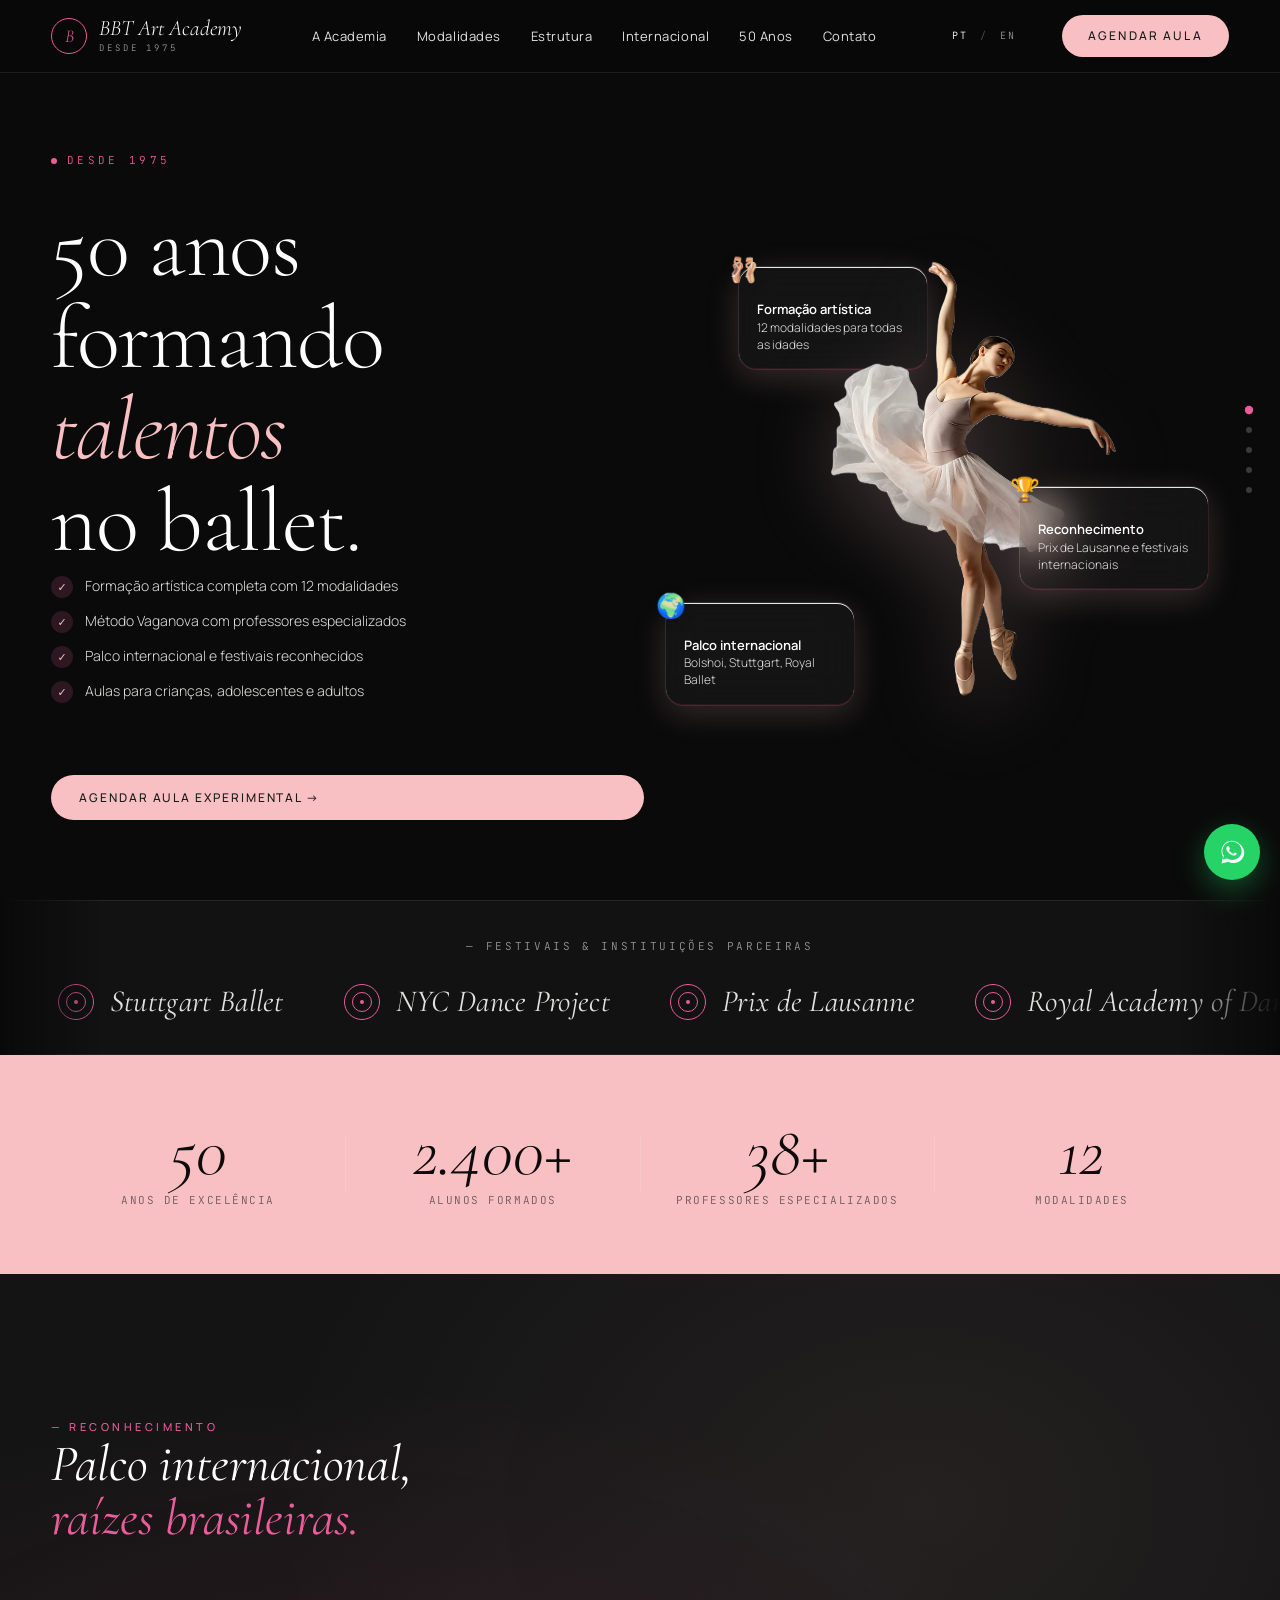
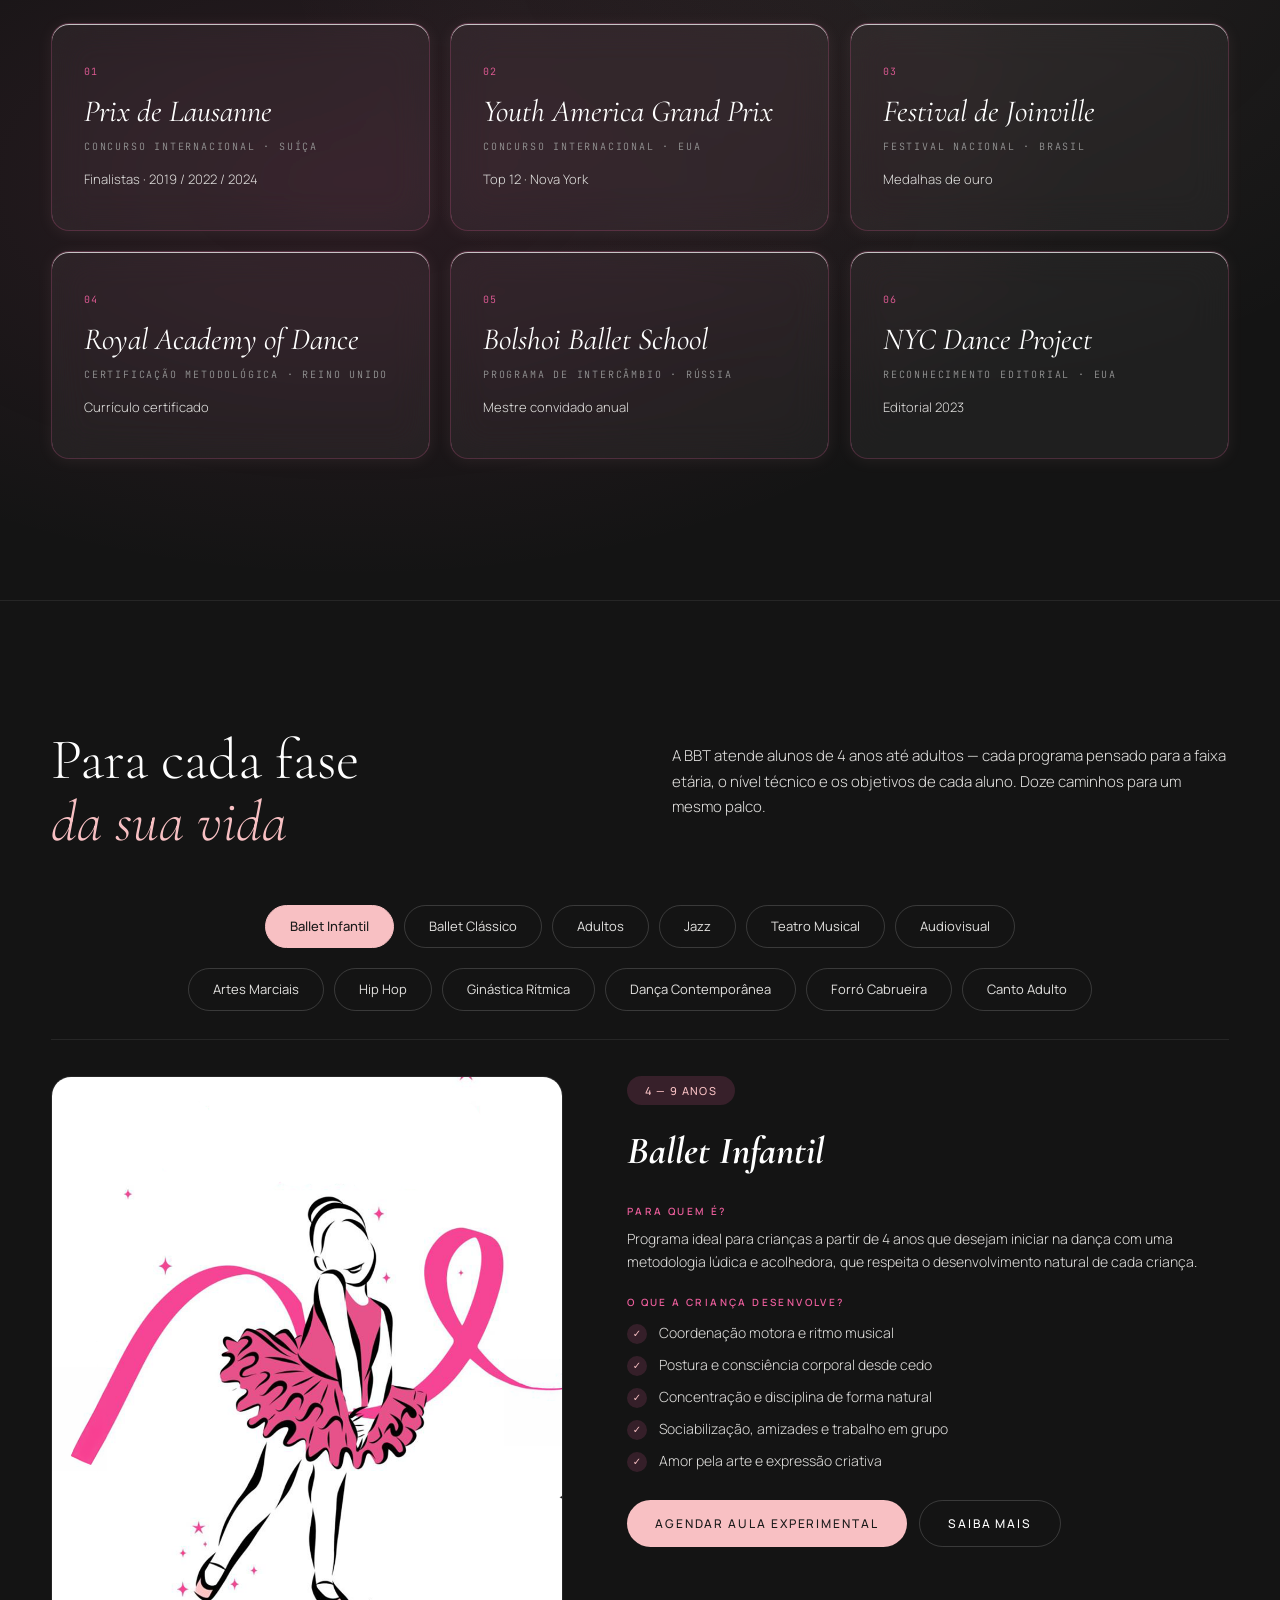
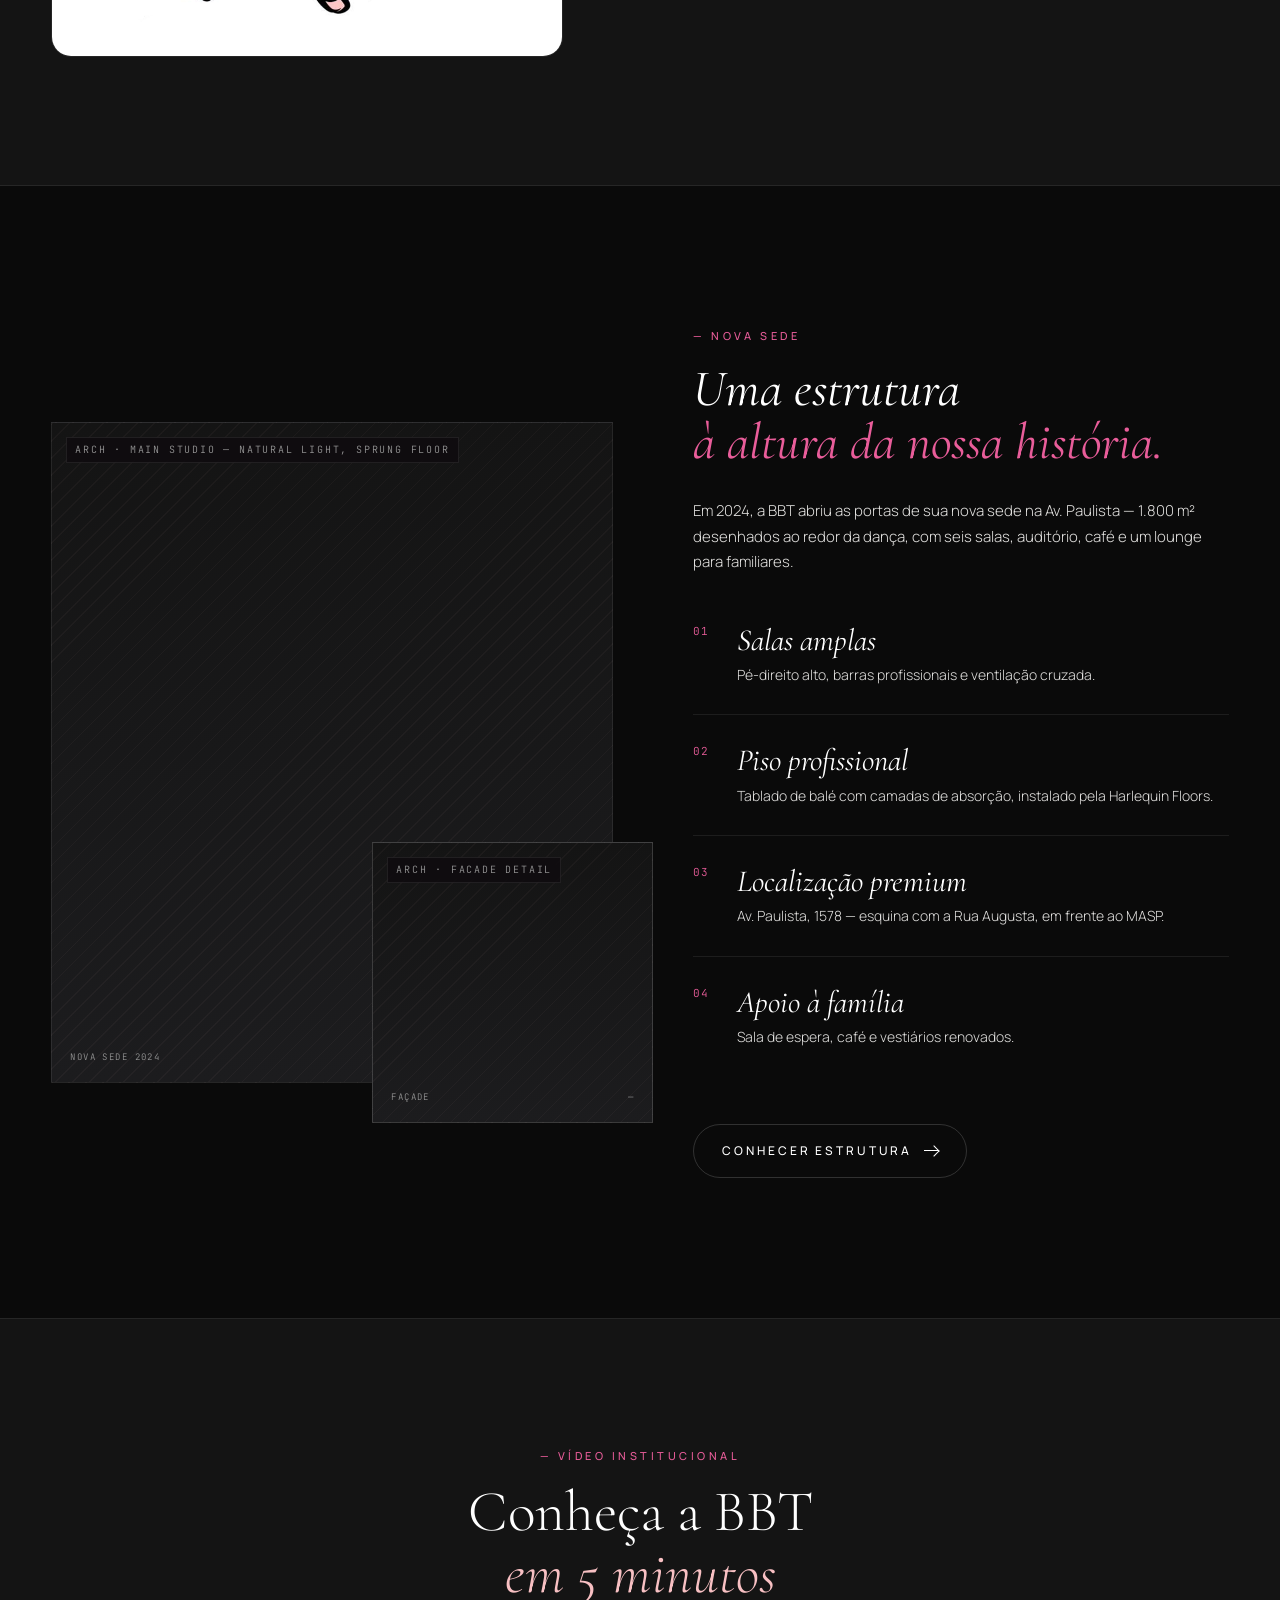
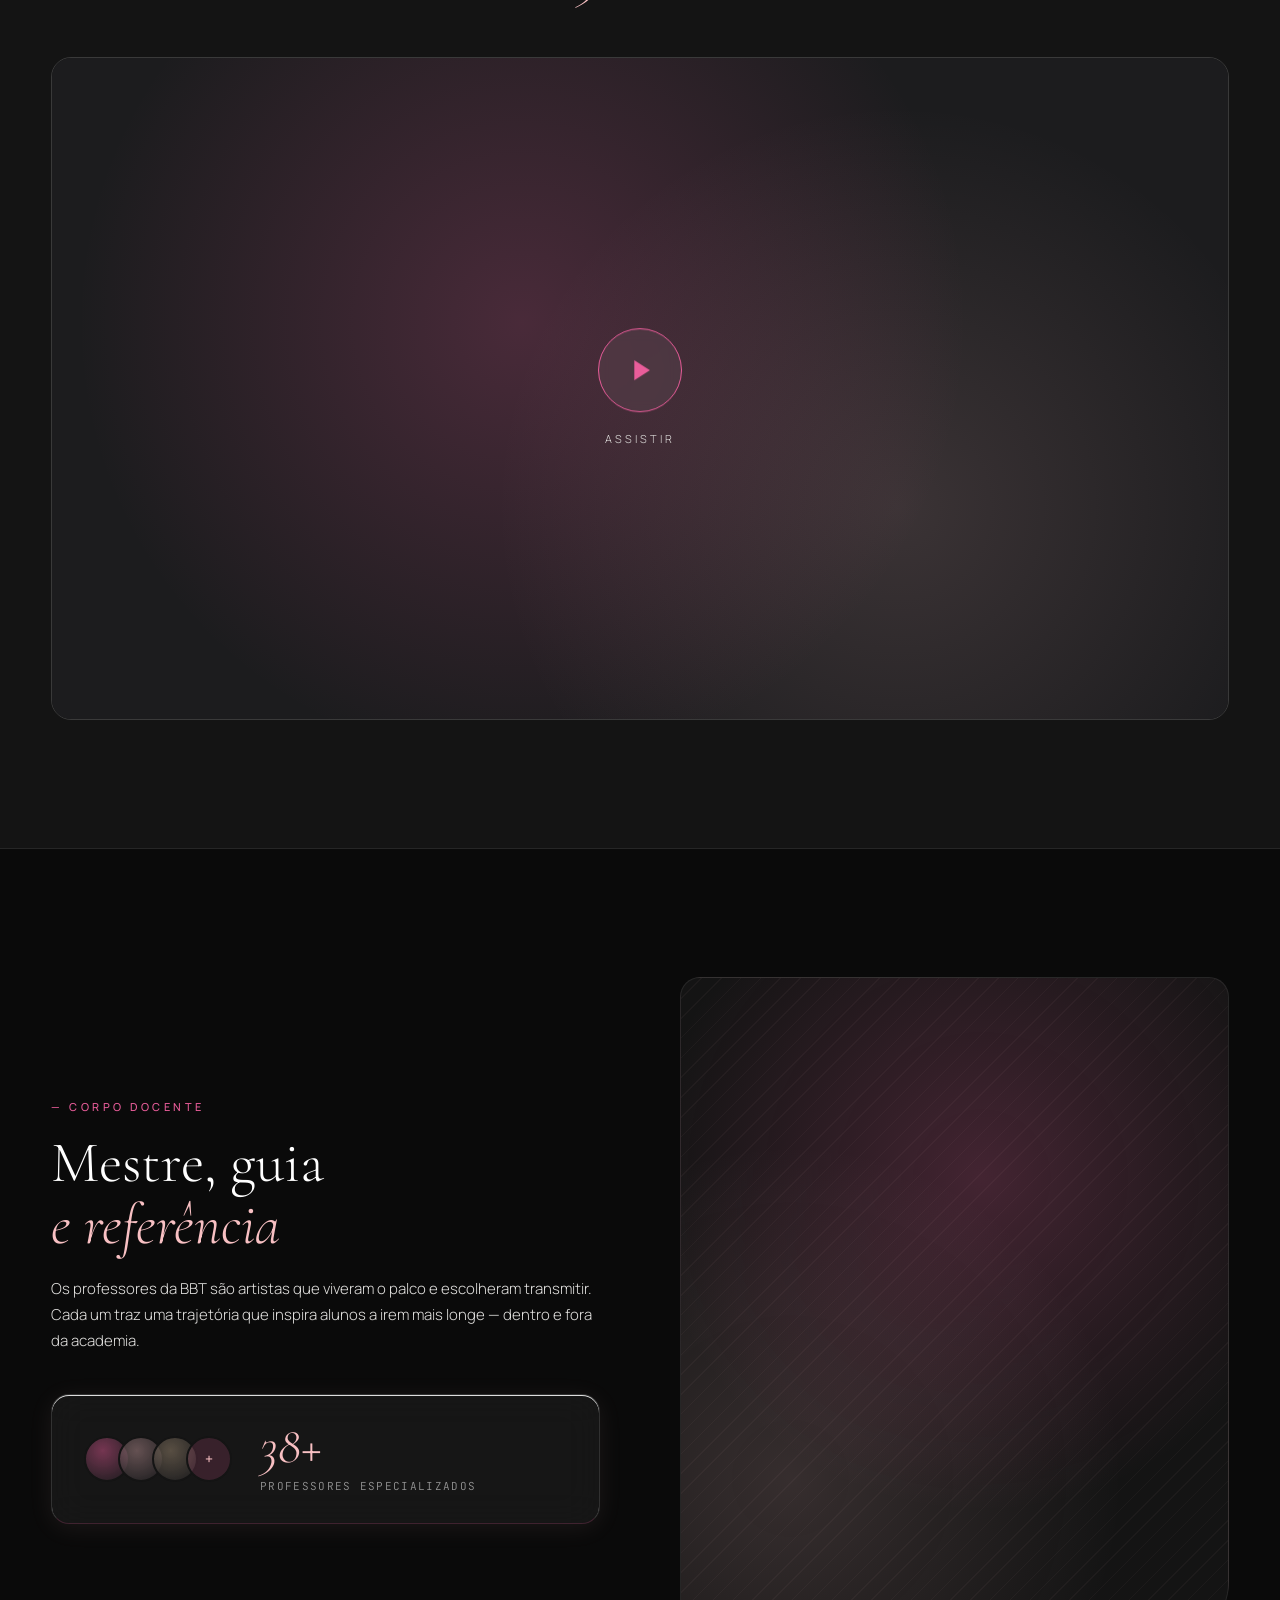
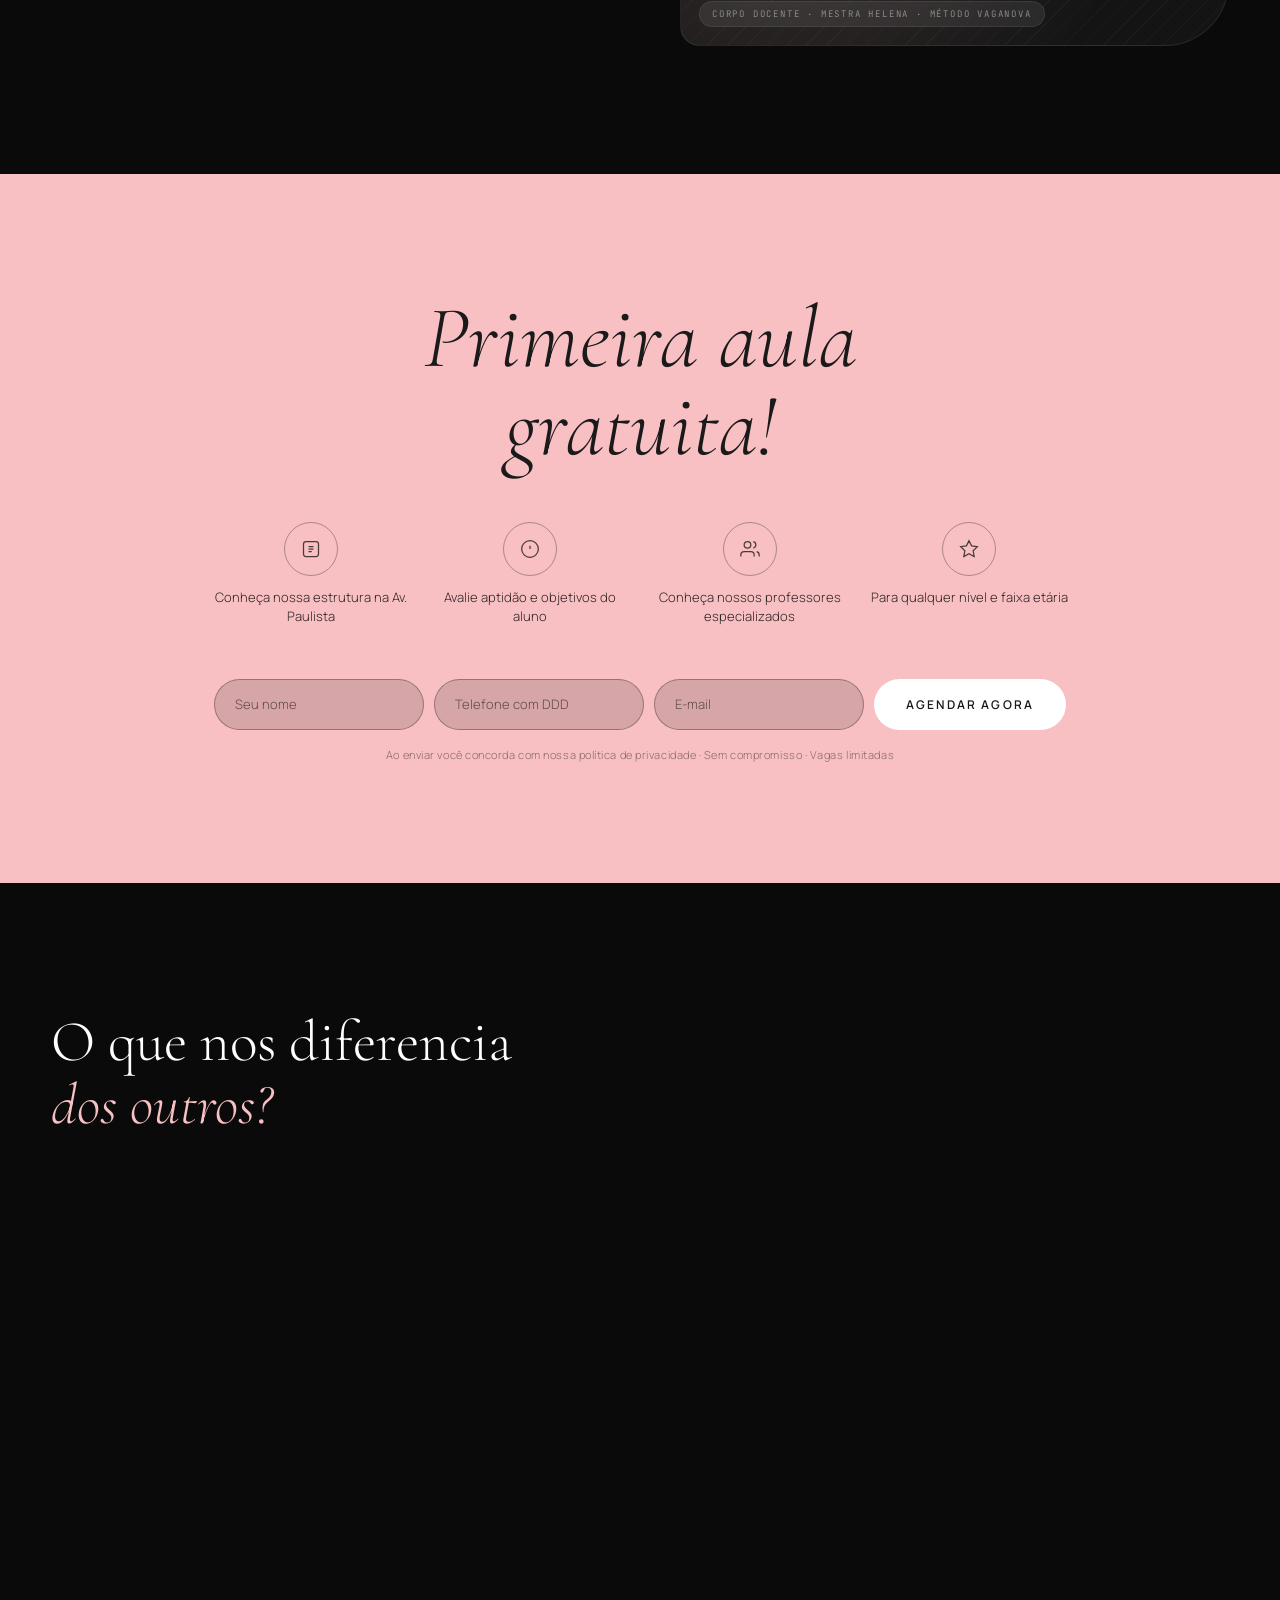
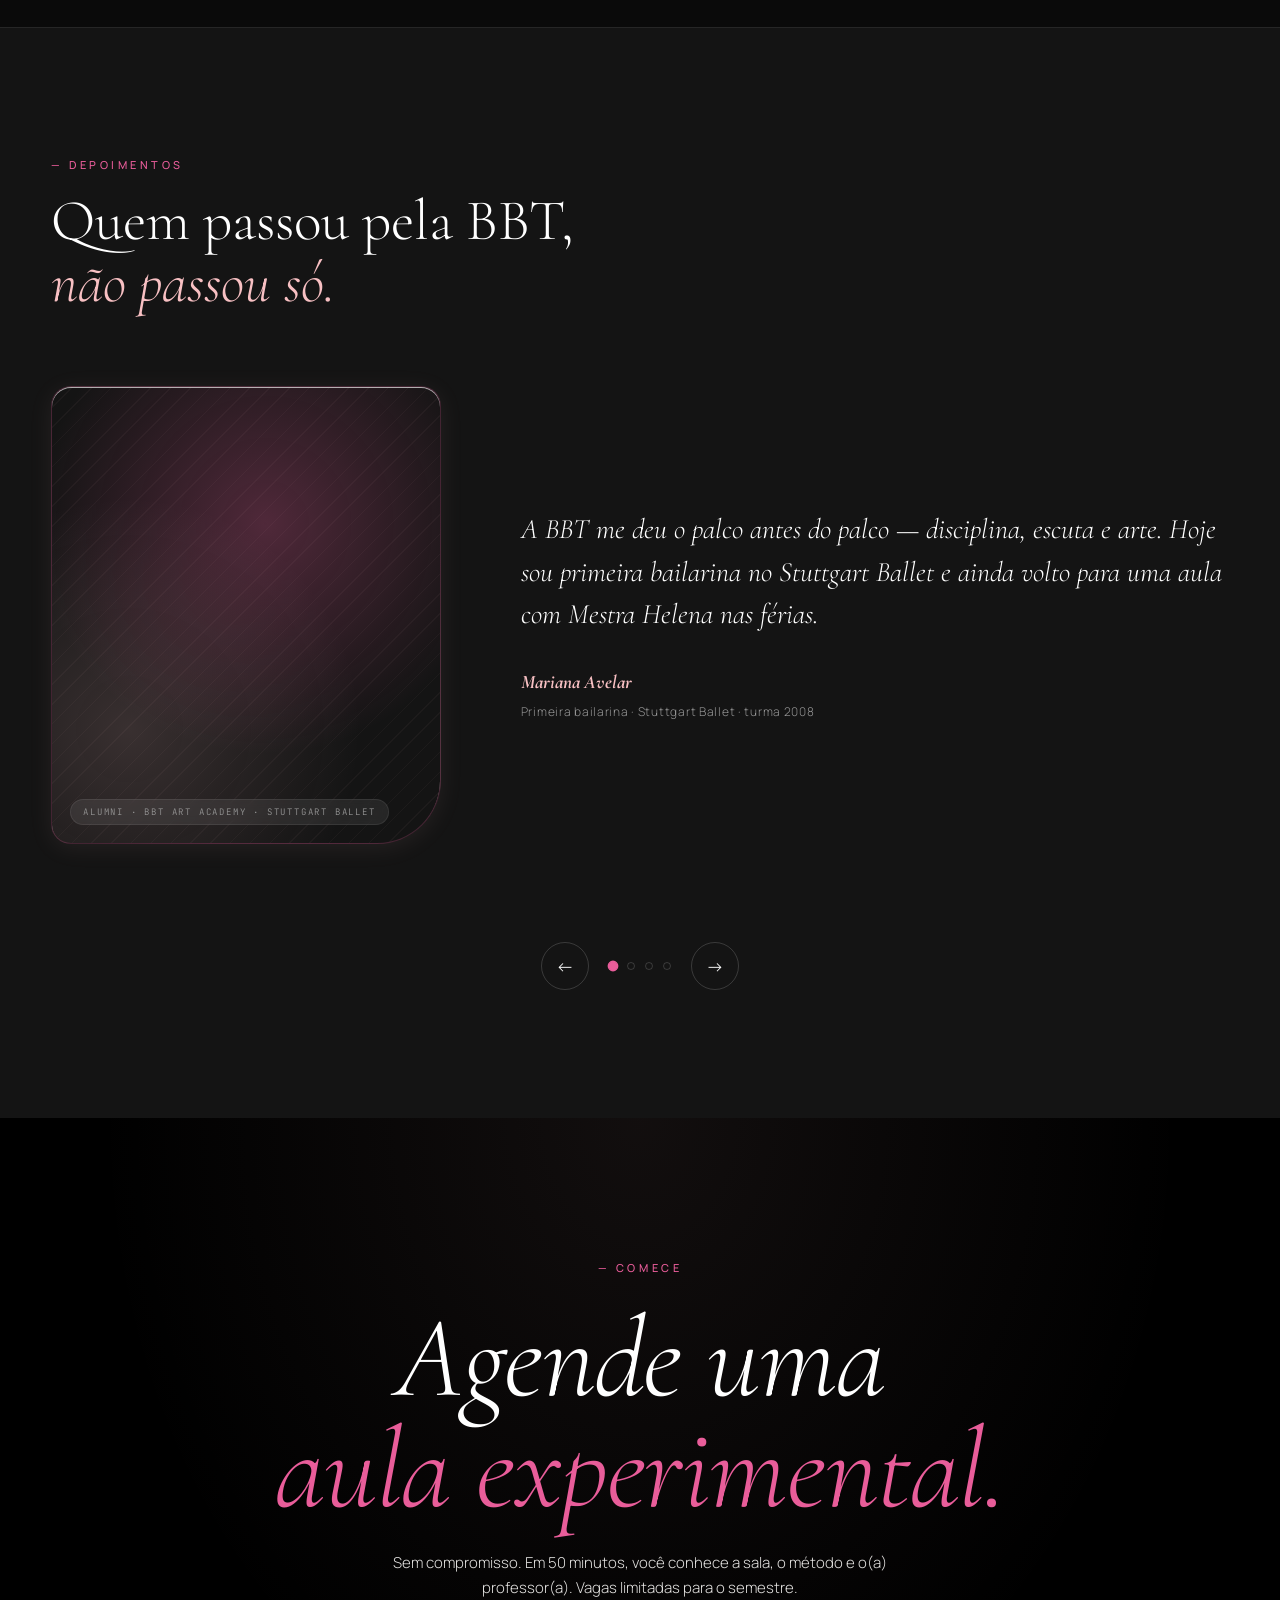
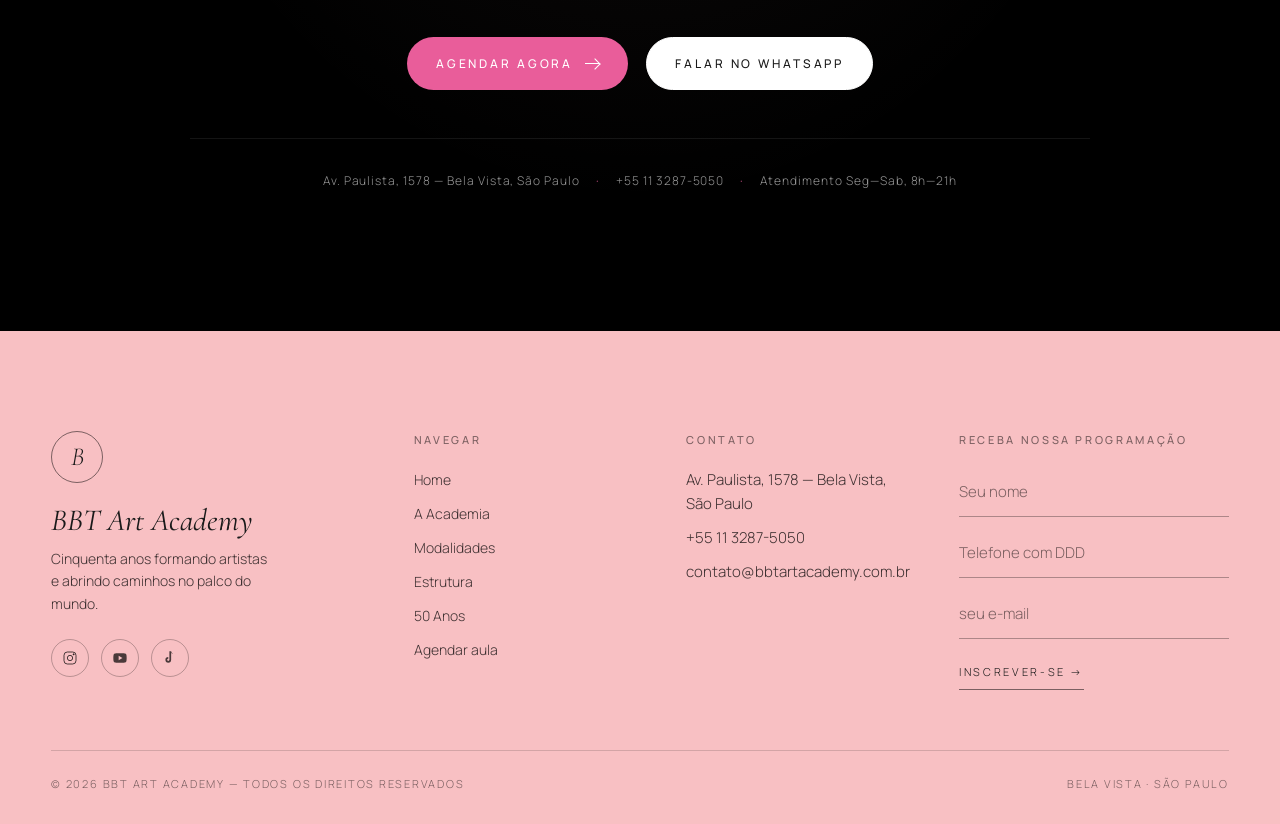
<file: index4.html>
<!doctype html>
<html lang="pt-BR">
<head>
  <meta charset="utf-8" />
  <meta name="viewport" content="width=device-width, initial-scale=1" />
  <title>BBT Art Academy — 50 anos formando talentos</title>
  <link rel="preconnect" href="https://fonts.googleapis.com">
  <link rel="preconnect" href="https://fonts.gstatic.com" crossorigin>
  <link href="https://fonts.googleapis.com/css2?family=Cormorant+Garamond:ital,wght@0,300;0,400;0,500;0,600;1,300;1,400;1,500&family=Manrope:wght@300;400;500;600&family=JetBrains+Mono:wght@300;400&display=swap" rel="stylesheet">
  <link rel="stylesheet" href="shared/styles.css" />
  <link rel="stylesheet" href="home.css" />
  <link rel="stylesheet" href="index4.css" />
</head>
<body data-palette="bbt-dark">

  <!-- ===================== HEADER ===================== -->
  <header class="v2-header" id="v2-header">
    <div class="v2-header-inner">
      <a href="index.html" style="display:flex;align-items:center;gap:12px;text-decoration:none;flex-shrink:0;">
        <div class="brand-mark">B</div>
        <div>
          <div class="brand-name">BBT Art Academy</div>
          <span class="brand-sub">Desde 1975</span>
        </div>
      </a>
      <nav class="v2-nav">
        <a href="#academia" data-i18n="nav-academia">A Academia</a>
        <a href="#modalidades" data-i18n="nav-modalidades">Modalidades</a>
        <a href="estrutura.html" data-i18n="nav-estrutura">Estrutura</a>
        <a href="#internacional" data-i18n="nav-internacional">Internacional</a>
        <a href="cinquenta-anos.html" data-i18n="nav-50anos">50 Anos</a>
        <a href="#contato" data-i18n="nav-contato">Contato</a>
      </nav>
      <div class="lang-toggle" id="v2-lang-toggle">
        <button data-lang="pt" class="active">PT</button>
        <span class="sep">/</span>
        <button data-lang="en">EN</button>
      </div>
      <a href="agendar.html" class="v2-nav-cta v2-desktop-cta" data-i18n="nav-cta">Agendar aula</a>
      <button class="v2-hamburger" id="v2-hamburger" aria-label="Menu" aria-expanded="false">
        <span></span>
        <span></span>
      </button>
    </div>
  </header>

  <!-- ===================== MOBILE NAV ===================== -->
  <div class="v2-mobile-nav" id="v2-mobile-nav" aria-hidden="true">
    <nav class="v2-mobile-nav-links">
      <a href="#academia" data-i18n="nav-academia">A Academia</a>
      <a href="#reconhecimento" data-i18n="nav-internacional">Internacional</a>
      <a href="#modalidades" data-i18n="nav-modalidades">Modalidades</a>
      <a href="estrutura.html" data-i18n="nav-estrutura">Estrutura</a>
      <a href="cinquenta-anos.html" data-i18n="nav-50anos">50 Anos</a>
      <a href="#contato" data-i18n="nav-contato">Contato</a>
    </nav>
    <a href="agendar.html" class="v2-btn-primary v2-mobile-nav-cta" data-i18n="nav-cta">Agendar aula</a>
  </div>

  <!-- ===================== HERO ===================== -->
  <section class="v2-hero" id="hero">
    <div class="v2-hero-inner">
      <!-- Texto -->
      <div class="v2-hero-text">
        <h1 class="v2-hero-h1" data-i18n="hero-h1">50 anos formando<br><em>talentos</em><br>no ballet.</h1>
        <div class="v2-hero-eyebrow" data-i18n="hero-eyebrow">Desde 1975</div>
        <ul class="v2-hero-bullets">
          <li data-i18n="hero-b1">Formação artística completa com 12 modalidades</li>
          <li data-i18n="hero-b2">Método Vaganova com professores especializados</li>
          <li data-i18n="hero-b3">Palco internacional e festivais reconhecidos</li>
          <li data-i18n="hero-b4">Aulas para crianças, adolescentes e adultos</li>
        </ul>
        <button class="v2-btn-primary v2-hero-modal-btn v2-desktop-only" id="v2-open-modal" data-i18n="hero-cta-btn">
          Agendar aula experimental →
        </button>
      </div>
      <!-- Imagem / Dancer Scene -->
      <div class="v2-hero-image">
        <!-- Desktop: placeholder removido -->

        <!-- Mobile: bailarina flutuante + 4 cards -->
        <div class="v2-dancer-scene v2-mobile-only">
          <!-- Card topo-esquerda -->
          <div class="v2-fc v2-fc-tl">
            <span class="v2-fc-icon">🩰</span>
            <div>
              <strong>Formação artística</strong>
              <span>12 modalidades para todas as idades</span>
            </div>
          </div>
          <!-- Card topo-direita -->
          <div class="v2-fc v2-fc-tr">
            <span class="v2-fc-icon">🏆</span>
            <div>
              <strong>Reconhecimento</strong>
              <span>Prix de Lausanne e festivais internacionais</span>
            </div>
          </div>

          <!-- Bailarina central -->
          <div class="v2-dancer-wrap">
            <video
              class="v2-dancer-img"
              autoplay
              loop
              muted
              playsinline
            >
              <source src="assets/images/ballehero.webm" type="video/webm" />
              <source src="assets/images/ballehero.mov" type="video/quicktime" />
            </video>
            <div class="v2-dancer-glow"></div>
          </div>

          <!-- Card baixo-centro -->
          <div class="v2-fc v2-fc-bc">
            <span class="v2-fc-icon">🌍</span>
            <div>
              <strong>Palco internacional</strong>
              <span>Bolshoi, Stuttgart, Royal Ballet</span>
            </div>
          </div>
        </div>
      </div>
    </div>
  </section>

  <!-- ===================== HERO FORM MOBILE ===================== -->
  <div class="v2-hero-form-mobile v2-mobile-only">
    <div class="v2-hero-form-label" data-i18n="hero-form-label">Primeira aula gratuita!</div>
    <form class="v2-hero-form" onsubmit="event.preventDefault()">
      <input type="text" data-i18n-ph="ph-name" placeholder="Seu nome" />
      <input type="tel" data-i18n-ph="ph-phone" placeholder="Telefone com DDD" />
      <input type="email" data-i18n-ph="ph-email" placeholder="E-mail" />
      <button type="submit" data-i18n="hero-btn">Agendar</button>
    </form>
    <p class="v2-hero-disclaimer" data-i18n="hero-disclaimer">Ao enviar você concorda com nossa política de privacidade</p>
  </div>

  <!-- ===================== MARQUEE ===================== -->
  <div class="marquee festivals-marquee">
    <div class="marquee-eyebrow">
      <span class="caption" data-i18n="marquee-eyebrow">— Festivais &amp; instituições parceiras</span>
    </div>
    <div class="marquee-track">
      <span class="marquee-item festival-logo"><span class="festival-mark" aria-hidden="true"></span><span class="festival-name">Prix de Lausanne</span></span>
      <span class="marquee-item festival-logo"><span class="festival-mark" aria-hidden="true"></span><span class="festival-name">Royal Academy of Dance</span></span>
      <span class="marquee-item festival-logo"><span class="festival-mark" aria-hidden="true"></span><span class="festival-name">Bolshoi Ballet School</span></span>
      <span class="marquee-item festival-logo"><span class="festival-mark" aria-hidden="true"></span><span class="festival-name">Youth America Grand Prix</span></span>
      <span class="marquee-item festival-logo"><span class="festival-mark" aria-hidden="true"></span><span class="festival-name">Festival de Joinville</span></span>
      <span class="marquee-item festival-logo"><span class="festival-mark" aria-hidden="true"></span><span class="festival-name">Vaganova Ballet Academy</span></span>
      <span class="marquee-item festival-logo"><span class="festival-mark" aria-hidden="true"></span><span class="festival-name">Stuttgart Ballet</span></span>
      <span class="marquee-item festival-logo"><span class="festival-mark" aria-hidden="true"></span><span class="festival-name">NYC Dance Project</span></span>
      <!-- duplicado para loop infinito -->
      <span class="marquee-item festival-logo"><span class="festival-mark" aria-hidden="true"></span><span class="festival-name">Prix de Lausanne</span></span>
      <span class="marquee-item festival-logo"><span class="festival-mark" aria-hidden="true"></span><span class="festival-name">Royal Academy of Dance</span></span>
      <span class="marquee-item festival-logo"><span class="festival-mark" aria-hidden="true"></span><span class="festival-name">Bolshoi Ballet School</span></span>
      <span class="marquee-item festival-logo"><span class="festival-mark" aria-hidden="true"></span><span class="festival-name">Youth America Grand Prix</span></span>
      <span class="marquee-item festival-logo"><span class="festival-mark" aria-hidden="true"></span><span class="festival-name">Festival de Joinville</span></span>
      <span class="marquee-item festival-logo"><span class="festival-mark" aria-hidden="true"></span><span class="festival-name">Vaganova Ballet Academy</span></span>
      <span class="marquee-item festival-logo"><span class="festival-mark" aria-hidden="true"></span><span class="festival-name">Stuttgart Ballet</span></span>
      <span class="marquee-item festival-logo"><span class="festival-mark" aria-hidden="true"></span><span class="festival-name">NYC Dance Project</span></span>
    </div>
  </div>

  <!-- ===================== STATS ===================== -->
  <section class="v2-stats">
    <div class="v2-stats-inner">
      <div class="v2-stat">
        <span class="v2-stat-num">50</span>
        <span class="v2-stat-label" data-i18n="stat-1">anos de excelência</span>
      </div>
      <div class="v2-stat-sep"></div>
      <div class="v2-stat">
        <span class="v2-stat-num">2.400+</span>
        <span class="v2-stat-label" data-i18n="stat-2">alunos formados</span>
      </div>
      <div class="v2-stat-sep"></div>
      <div class="v2-stat">
        <span class="v2-stat-num">38+</span>
        <span class="v2-stat-label" data-i18n="stat-3">professores especializados</span>
      </div>
      <div class="v2-stat-sep"></div>
      <div class="v2-stat">
        <span class="v2-stat-num">12</span>
        <span class="v2-stat-label" data-i18n="stat-4">modalidades</span>
      </div>
    </div>
  </section>

  <!-- ===================== PROOF / RECONHECIMENTO ===================== -->
  <section class="block proof" id="reconhecimento">
    <div class="container">
      <span class="eyebrow v2-proof-eyebrow" data-i18n="proof-eyebrow">— Reconhecimento</span>
      <div class="block-head reveal v2-proof-head">
        <h2 class="display-md" data-i18n="proof-title">Palco internacional,<br><em>raízes brasileiras.</em></h2>
      </div>
      <div class="proof-grid reveal-stagger">
        <div class="proof-card">
          <span class="caption">01</span>
          <h4 class="display-sm">Prix de Lausanne</h4>
          <p class="proof-cat" data-i18n="proof-cat-1">Concurso internacional · Suíça</p>
          <p class="body" data-i18n="proof-meta-1">Finalistas · 2019 / 2022 / 2024</p>
        </div>
        <div class="proof-card">
          <span class="caption">02</span>
          <h4 class="display-sm">Youth America Grand Prix</h4>
          <p class="proof-cat" data-i18n="proof-cat-2">Concurso internacional · EUA</p>
          <p class="body" data-i18n="proof-meta-2">Top 12 · Nova York</p>
        </div>
        <div class="proof-card">
          <span class="caption">03</span>
          <h4 class="display-sm">Festival de Joinville</h4>
          <p class="proof-cat" data-i18n="proof-cat-3">Festival nacional · Brasil</p>
          <p class="body" data-i18n="proof-meta-3">Medalhas de ouro</p>
        </div>
        <div class="proof-card">
          <span class="caption">04</span>
          <h4 class="display-sm">Royal Academy of Dance</h4>
          <p class="proof-cat" data-i18n="proof-cat-4">Certificação metodológica · Reino Unido</p>
          <p class="body" data-i18n="proof-meta-4">Currículo certificado</p>
        </div>
        <div class="proof-card">
          <span class="caption">05</span>
          <h4 class="display-sm">Bolshoi Ballet School</h4>
          <p class="proof-cat" data-i18n="proof-cat-5">Programa de intercâmbio · Rússia</p>
          <p class="body" data-i18n="proof-meta-5">Mestre convidado anual</p>
        </div>
        <div class="proof-card">
          <span class="caption">06</span>
          <h4 class="display-sm">NYC Dance Project</h4>
          <p class="proof-cat" data-i18n="proof-cat-6">Reconhecimento editorial · EUA</p>
          <p class="body" data-i18n="proof-meta-6">Editorial 2023</p>
        </div>
      </div>
    </div>
  </section>


  <!-- ===================== PROGRAMS TABS ===================== -->
  <section class="v2-programs" id="modalidades">
    <div class="v2-programs-inner">
      <div class="v2-programs-head">
        <h2 class="v2-section-h2" data-i18n="prog-h2">Para cada fase<br><em>da sua vida</em></h2>
        <p class="v2-programs-sub" data-i18n="prog-sub">A BBT atende alunos de 4 anos até adultos — cada programa pensado para a faixa etária, o nível técnico e os objetivos de cada aluno. Doze caminhos para um mesmo palco.</p>
      </div>

      <!-- Dropdown (mobile only) -->
      <div class="v2-tabs-select-wrap">
        <select id="v2-tab-select" class="v2-tabs-select" aria-label="Selecionar modalidade">
          <option value="infantil" data-i18n-opt="tab-infantil">Ballet Infantil</option>
          <option value="classico" data-i18n-opt="tab-classico">Ballet Clássico</option>
          <option value="adulto"   data-i18n-opt="tab-adulto">Adultos</option>
          <option value="jazz"     data-i18n-opt="tab-jazz">Jazz</option>
          <option value="cenico"   data-i18n-opt="tab-cenico">Teatro Musical</option>
          <option value="audiovisual" data-i18n-opt="tab-audiovisual">Audiovisual</option>
          <option value="marcial"  data-i18n-opt="tab-marcial">Artes Marciais</option>
          <option value="hiphop"   data-i18n-opt="tab-hiphop">Hip Hop</option>
          <option value="ritmica"  data-i18n-opt="tab-ritmica">Ginástica Rítmica</option>
          <option value="contemp"  data-i18n-opt="tab-contemp">Dança Contemporânea</option>
          <option value="forro"    data-i18n-opt="tab-forro">Forró Cabrueira</option>
          <option value="canto"    data-i18n-opt="tab-canto">Canto Adulto</option>
        </select>
        <span class="v2-tabs-select-arrow">▾</span>
      </div>

      <!-- Tabs (desktop only) -->
      <div class="v2-tabs" role="tablist">
        <button class="v2-tab active" data-tab="infantil" role="tab" data-i18n="tab-infantil">Ballet Infantil</button>
        <button class="v2-tab" data-tab="classico" role="tab" data-i18n="tab-classico">Ballet Clássico</button>
        <button class="v2-tab" data-tab="adulto" role="tab" data-i18n="tab-adulto">Adultos</button>
        <button class="v2-tab" data-tab="jazz" role="tab" data-i18n="tab-jazz">Jazz</button>
        <button class="v2-tab" data-tab="cenico" role="tab" data-i18n="tab-cenico">Teatro Musical</button>
        <button class="v2-tab" data-tab="audiovisual" role="tab" data-i18n="tab-audiovisual">Audiovisual</button>
        <div class="v2-tabs-break"></div>
        <button class="v2-tab" data-tab="marcial" role="tab" data-i18n="tab-marcial">Artes Marciais</button>
        <button class="v2-tab" data-tab="hiphop" role="tab" data-i18n="tab-hiphop">Hip Hop</button>
        <button class="v2-tab" data-tab="ritmica" role="tab" data-i18n="tab-ritmica">Ginástica Rítmica</button>
        <button class="v2-tab" data-tab="contemp" role="tab" data-i18n="tab-contemp">Dança Contemporânea</button>
        <button class="v2-tab" data-tab="forro" role="tab" data-i18n="tab-forro">Forró Cabrueira</button>
        <button class="v2-tab" data-tab="canto" role="tab" data-i18n="tab-canto">Canto Adulto</button>
      </div>

      <!-- Painel: Infantil -->
      <div class="v2-tab-pane active" id="tab-infantil" role="tabpanel">
        <div class="v2-tab-pane-inner">
          <div class="v2-tab-img-wrap v2-tab-img-loaded">
            <img class="v2-tab-img" src="assets/images/categorias/BALLET (KIDS).png" alt="Ballet Infantil · 4 — 9 anos · iniciação artística" loading="lazy" />
          </div>
          <div class="v2-tab-text">
            <div class="v2-tab-badge" data-i18n="in-badge">4 — 9 anos</div>
            <h3 data-i18n="in-h3">Ballet Infantil</h3>
            <h4 data-i18n="t-who">Para quem é?</h4>
            <p data-i18n="in-p">Programa ideal para crianças a partir de 4 anos que desejam iniciar na dança com uma metodologia lúdica e acolhedora, que respeita o desenvolvimento natural de cada criança.</p>
            <h4 data-i18n="in-what">O que a criança desenvolve?</h4>
            <ul class="v2-checklist">
              <li data-i18n="in-l1">Coordenação motora e ritmo musical</li>
              <li data-i18n="in-l2">Postura e consciência corporal desde cedo</li>
              <li data-i18n="in-l3">Concentração e disciplina de forma natural</li>
              <li data-i18n="in-l4">Sociabilização, amizades e trabalho em grupo</li>
              <li data-i18n="in-l5">Amor pela arte e expressão criativa</li>
            </ul>
            <div class="v2-tab-ctas">
              <a href="agendar.html" class="v2-btn-primary" data-i18n="t-cta1">Agendar aula experimental</a>
              <a href="modalidade.html#infantil" class="v2-btn-outline" data-i18n="t-cta2">Saiba mais</a>
            </div>
          </div>
        </div>
      </div>

      <!-- Painel: Clássico -->
      <div class="v2-tab-pane" id="tab-classico" role="tabpanel">
        <div class="v2-tab-pane-inner">
          <div class="v2-tab-img-wrap v2-tab-img-loaded">
            <img class="v2-tab-img" src="assets/images/categorias/BALLET (TEENS).png" alt="Ballet Clássico · Método Vaganova · a partir de 10 anos" loading="lazy" />
          </div>
          <div class="v2-tab-text">
            <div class="v2-tab-badge" data-i18n="cl-badge">A partir de 10 anos</div>
            <h3 data-i18n="cl-h3">Ballet Clássico</h3>
            <h4 data-i18n="t-who">Para quem é?</h4>
            <p data-i18n="cl-p">Formação técnica completa pelo método russo Vaganova para alunos a partir de 10 anos, com vagas para iniciantes e avançados. A base para quem sonha com uma carreira profissional no ballet.</p>
            <h4 data-i18n="t-what">O que o aluno desenvolve?</h4>
            <ul class="v2-checklist">
              <li data-i18n="cl-l1">Técnica clássica com o rigoroso Método Vaganova</li>
              <li data-i18n="cl-l2">Preparação para competições nacionais e internacionais</li>
              <li data-i18n="cl-l3">Apresentações em palco profissional</li>
              <li data-i18n="cl-l4">Intercâmbios com o Bolshoi, Stuttgart e Royal Ballet</li>
              <li data-i18n="cl-l5">Base sólida para carreira artística profissional</li>
            </ul>
            <div class="v2-tab-ctas">
              <a href="agendar.html" class="v2-btn-primary" data-i18n="t-cta1">Agendar aula experimental</a>
              <a href="modalidade.html#classico" class="v2-btn-outline" data-i18n="t-cta2">Saiba mais</a>
            </div>
          </div>
        </div>
      </div>

      <!-- Painel: Adulto -->
      <div class="v2-tab-pane" id="tab-adulto" role="tabpanel">
        <div class="v2-tab-pane-inner">
          <div class="v2-tab-img-wrap v2-tab-img-loaded">
            <img class="v2-tab-img" src="assets/images/categorias/BALLET (ADULTO).png" alt="Ballet para Adultos · todos os níveis" loading="lazy" />
          </div>
          <div class="v2-tab-text">
            <div class="v2-tab-badge" data-i18n="ad-badge">Adultos — Todos os níveis</div>
            <h3 data-i18n="ad-h3">Ballet para Adultos</h3>
            <h4 data-i18n="t-who">Para quem é?</h4>
            <p data-i18n="ad-p">Para quem sempre quis dançar, quer voltar ao ballet ou busca saúde, postura e bem-estar através da dança. Aulas adaptadas ao corpo adulto, sem restrição de nível.</p>
            <h4 data-i18n="t-what">O que o aluno desenvolve?</h4>
            <ul class="v2-checklist">
              <li data-i18n="ad-l1">Técnica clássica adaptada ao corpo adulto</li>
              <li data-i18n="ad-l2">Postura, elegância e consciência corporal</li>
              <li data-i18n="ad-l3">Flexibilidade, força e condicionamento físico</li>
              <li data-i18n="ad-l4">Bem-estar, qualidade de vida e autoconhecimento</li>
              <li data-i18n="ad-l5">Realização pessoal e expressão artística</li>
            </ul>
            <div class="v2-tab-ctas">
              <a href="agendar.html" class="v2-btn-primary" data-i18n="t-cta1">Agendar aula experimental</a>
              <a href="modalidade.html#adultos" class="v2-btn-outline" data-i18n="t-cta2">Saiba mais</a>
            </div>
          </div>
        </div>
      </div>

      <!-- Painel: Jazz -->
      <div class="v2-tab-pane" id="tab-jazz" role="tabpanel">
        <div class="v2-tab-pane-inner">
          <div class="v2-tab-img-wrap v2-tab-img-loaded">
            <img class="v2-tab-img" src="assets/images/categorias/JAZZ.png" alt="Jazz · Kids / Teens / Adultos" loading="lazy" />
          </div>
          <div class="v2-tab-text">
            <div class="v2-tab-badge" data-i18n="t-kta">Kids / Teens / Adultos</div>
            <h3>Jazz</h3>
            <h4 data-i18n="t-who">Para quem é?</h4>
            <p data-i18n="jz-p">Para quem quer dançar com energia, técnica e musicalidade. O jazz da BBT é ministrado para todas as faixas etárias, combinando técnica de dança com expressão e performance.</p>
            <h4 data-i18n="t-what">O que o aluno desenvolve?</h4>
            <ul class="v2-checklist">
              <li data-i18n="jz-l1">Técnica de jazz com base em dança contemporânea</li>
              <li data-i18n="jz-l2">Musicalidade, ritmo e interpretação</li>
              <li data-i18n="jz-l3">Isolamentos, kicks e turns</li>
              <li data-i18n="jz-l4">Expressão cênica e performance</li>
              <li data-i18n="jz-l5">Preparação para apresentações e festivais</li>
            </ul>
            <div class="v2-tab-ctas">
              <a href="agendar.html" class="v2-btn-primary" data-i18n="t-cta1">Agendar aula experimental</a>
              <a href="modalidade.html#jazz" class="v2-btn-outline" data-i18n="t-cta2">Saiba mais</a>
            </div>
          </div>
        </div>
      </div>

      <!-- Painel: Teatro Musical -->
      <div class="v2-tab-pane" id="tab-cenico" role="tabpanel">
        <div class="v2-tab-pane-inner">
          <div class="v2-tab-img-wrap v2-tab-img-loaded">
            <img class="v2-tab-img" src="assets/images/categorias/TEATRO MUSICAL (KIDS).png" alt="Teatro Musical · dança + canto + interpretação" loading="lazy" />
          </div>
          <div class="v2-tab-text">
            <div class="v2-tab-badge" data-i18n="t-kta">Kids / Teens / Adultos</div>
            <h3 data-i18n="tm-h3">Teatro Musical</h3>
            <h4 data-i18n="t-who">Para quem é?</h4>
            <p data-i18n="tm-p">Para quem quer dominar as três linguagens do palco ao mesmo tempo: dança, canto e interpretação. O programa prepara o aluno para produções completas de teatro musical.</p>
            <h4 data-i18n="t-what">O que o aluno desenvolve?</h4>
            <ul class="v2-checklist">
              <li data-i18n="tm-l1">Dança cênica e movimento teatral</li>
              <li data-i18n="tm-l2">Técnica vocal aplicada ao teatro musical</li>
              <li data-i18n="tm-l3">Interpretação e construção de personagem</li>
              <li data-i18n="tm-l4">Presença de palco e carisma</li>
              <li data-i18n="tm-l5">Participação em produções e espetáculos</li>
            </ul>
            <div class="v2-tab-ctas">
              <a href="agendar.html" class="v2-btn-primary" data-i18n="t-cta1">Agendar aula experimental</a>
              <a href="modalidade.html#teatro-musical" class="v2-btn-outline" data-i18n="t-cta2">Saiba mais</a>
            </div>
          </div>
        </div>
      </div>

      <!-- Painel: Audiovisual -->
      <div class="v2-tab-pane" id="tab-audiovisual" role="tabpanel">
        <div class="v2-tab-pane-inner">
          <div class="v2-tab-img-wrap v2-tab-img-loaded">
            <img class="v2-tab-img" src="assets/images/categorias/AUDIOVISUAL.png" alt="Interpretação para Audiovisual · TV · Cinema · Streaming" loading="lazy" />
          </div>
          <div class="v2-tab-text">
            <div class="v2-tab-badge" data-i18n="av-badge">Teens e Adultos</div>
            <h3 data-i18n="av-h3">Interpretação para Audiovisual</h3>
            <h4 data-i18n="t-who">Para quem é?</h4>
            <p data-i18n="av-p">Para quem quer atuar em TV, cinema, streaming e novela vertical. O programa forma atores prontos para o set, com técnica específica para câmera e linguagem audiovisual.</p>
            <h4 data-i18n="t-what">O que o aluno desenvolve?</h4>
            <ul class="v2-checklist">
              <li data-i18n="av-l1">Interpretação para câmera — TV, cinema e streaming</li>
              <li data-i18n="av-l2">Técnica para novela vertical (redes sociais)</li>
              <li data-i18n="av-l3">Consciência corporal e expressão facial</li>
              <li data-i18n="av-l4">Construção de personagem para audiovisual</li>
              <li data-i18n="av-l5">Preparação para audições e testes</li>
            </ul>
            <div class="v2-tab-ctas">
              <a href="agendar.html" class="v2-btn-primary" data-i18n="t-cta1">Agendar aula experimental</a>
              <a href="modalidade.html#audiovisual" class="v2-btn-outline" data-i18n="t-cta2">Saiba mais</a>
            </div>
          </div>
        </div>
      </div>

      <!-- Painel: Artes Marciais -->
      <div class="v2-tab-pane" id="tab-marcial" role="tabpanel">
        <div class="v2-tab-pane-inner">
          <div class="v2-tab-img-wrap v2-tab-img-loaded">
            <img class="v2-tab-img" src="assets/images/categorias/JUDÔ.png" alt="Judô · Jiu-Jitsu · Maicon França · Carlson Gracie" loading="lazy" />
          </div>
          <div class="v2-tab-text">
            <div class="v2-tab-badge" data-i18n="ma-badge">Crianças e Adultos</div>
            <h3 data-i18n="ma-h3">Artes Marciais</h3>
            <h4 data-i18n="t-who">Para quem é?</h4>
            <p data-i18n="ma-p">A BBT oferece judô com Maicon França e jiu-jitsu na linhagem Carlson Gracie — modalidades que desenvolvem disciplina, respeito, autoconfiança e condicionamento físico em todas as idades.</p>
            <h4 data-i18n="t-what">O que o aluno desenvolve?</h4>
            <ul class="v2-checklist">
              <li data-i18n="ma-l1">Judô com Maicon França — professor especializado</li>
              <li data-i18n="ma-l2">Jiu-Jitsu — Linhagem Carlson Gracie</li>
              <li data-i18n="ma-l3">Disciplina, respeito e ética marcial</li>
              <li data-i18n="ma-l4">Autodefesa e autoconfiança real</li>
              <li data-i18n="ma-l5">Condicionamento físico e equilíbrio mental</li>
            </ul>
            <div class="v2-tab-ctas">
              <a href="agendar.html" class="v2-btn-primary" data-i18n="t-cta1">Agendar aula experimental</a>
              <a href="modalidade.html#judo" class="v2-btn-outline" data-i18n="t-cta2">Saiba mais</a>
            </div>
          </div>
        </div>
      </div>

      <!-- Painel: Hip Hop -->
      <div class="v2-tab-pane" id="tab-hiphop" role="tabpanel">
        <div class="v2-tab-pane-inner">
          <div class="v2-tab-img-wrap v2-tab-img-loaded">
            <img class="v2-tab-img" src="assets/images/categorias/HIP HOP.png" alt="Hip Hop · Toninho Fontes · cultura urbana" loading="lazy" />
          </div>
          <div class="v2-tab-text">
            <div class="v2-tab-badge" data-i18n="t-kta">Kids / Teens / Adultos</div>
            <h3>Hip Hop</h3>
            <h4 data-i18n="t-who">Para quem é?</h4>
            <p data-i18n="hh-p">Para quem quer explorar a cultura urbana com técnica e autenticidade. Ministrado por Toninho Fontes, referência nacional no estilo, com turmas para todas as idades.</p>
            <h4 data-i18n="t-what">O que o aluno desenvolve?</h4>
            <ul class="v2-checklist">
              <li data-i18n="hh-l1">Técnica de hip hop com Toninho Fontes</li>
              <li data-i18n="hh-l2">Cultura urbana e identidade artística</li>
              <li data-i18n="hh-l3">Ritmo, groove e improvisação</li>
              <li data-i18n="hh-l4">Expressão corporal e criatividade</li>
              <li data-i18n="hh-l5">Confiança e presença de palco</li>
            </ul>
            <div class="v2-tab-ctas">
              <a href="agendar.html" class="v2-btn-primary" data-i18n="t-cta1">Agendar aula experimental</a>
              <a href="modalidade.html#hiphop" class="v2-btn-outline" data-i18n="t-cta2">Saiba mais</a>
            </div>
          </div>
        </div>
      </div>

      <!-- Painel: Ginástica Rítmica -->
      <div class="v2-tab-pane" id="tab-ritmica" role="tabpanel">
        <div class="v2-tab-pane-inner">
          <div class="v2-tab-img-wrap v2-tab-img-loaded">
            <img class="v2-tab-img" src="assets/images/categorias/GINASTICA RITMICA.png" alt="Ginástica Rítmica · CET Gym · alto rendimento" loading="lazy" />
          </div>
          <div class="v2-tab-text">
            <div class="v2-tab-badge" data-i18n="gr-badge">A partir de 4 anos</div>
            <h3 data-i18n="gr-h3">Ginástica Rítmica</h3>
            <h4 data-i18n="t-who">Para quem é?</h4>
            <p data-i18n="gr-p">Programa de alto rendimento em parceria com a CET Gym, para crianças e adolescentes que buscam desenvolvimento técnico e competitivo na ginástica rítmica.</p>
            <h4 data-i18n="t-what">O que o aluno desenvolve?</h4>
            <ul class="v2-checklist">
              <li data-i18n="gr-l1">Técnica de GR com foco em alto rendimento</li>
              <li data-i18n="gr-l2">Flexibilidade, equilíbrio e coordenação</li>
              <li data-i18n="gr-l3">Manejo de aparelhos (fita, bola, arco, maças)</li>
              <li data-i18n="gr-l4">Preparação para competições</li>
              <li data-i18n="gr-l5">Postura e elegância corporal</li>
            </ul>
            <div class="v2-tab-ctas">
              <a href="agendar.html" class="v2-btn-primary" data-i18n="t-cta1">Agendar aula experimental</a>
              <a href="modalidade.html#ritmica" class="v2-btn-outline" data-i18n="t-cta2">Saiba mais</a>
            </div>
          </div>
        </div>
      </div>

      <!-- Painel: Dança Contemporânea -->
      <div class="v2-tab-pane" id="tab-contemp" role="tabpanel">
        <div class="v2-tab-pane-inner">
          <div class="v2-tab-img-wrap v2-tab-img-loaded">
            <img class="v2-tab-img" src="assets/images/categorias/DANÇA CONTEMPORÂNEA.png" alt="Dança Contemporânea · pesquisa corporal" loading="lazy" />
          </div>
          <div class="v2-tab-text">
            <div class="v2-tab-badge" data-i18n="dc-badge">Teens e Adultos</div>
            <h3 data-i18n="dc-h3">Dança Contemporânea</h3>
            <h4 data-i18n="t-who">Para quem é?</h4>
            <p data-i18n="dc-p">Para quem quer ir além das técnicas tradicionais e explorar o movimento como linguagem artística — pesquisa corporal, improvisação e construção de identidade cênica.</p>
            <h4 data-i18n="t-what">O que o aluno desenvolve?</h4>
            <ul class="v2-checklist">
              <li data-i18n="dc-l1">Pesquisa corporal e identidade artística</li>
              <li data-i18n="dc-l2">Improvisação e composição coreográfica</li>
              <li data-i18n="dc-l3">Consciência do movimento no espaço</li>
              <li data-i18n="dc-l4">Expressão autoral e criatividade</li>
              <li data-i18n="dc-l5">Diálogo entre técnica e liberdade</li>
            </ul>
            <div class="v2-tab-ctas">
              <a href="agendar.html" class="v2-btn-primary" data-i18n="t-cta1">Agendar aula experimental</a>
              <a href="modalidade.html#contemporanea" class="v2-btn-outline" data-i18n="t-cta2">Saiba mais</a>
            </div>
          </div>
        </div>
      </div>

      <!-- Painel: Forró Cabrueira -->
      <div class="v2-tab-pane" id="tab-forro" role="tabpanel">
        <div class="v2-tab-pane-inner">
          <div class="v2-tab-img-wrap v2-tab-img-loaded">
            <img class="v2-tab-img" src="assets/images/categorias/FORRÓ.png" alt="Forró Cabrueira · dança social brasileira" loading="lazy" />
          </div>
          <div class="v2-tab-text">
            <div class="v2-tab-badge" data-i18n="t-adults">Adultos</div>
            <h3 data-i18n="fc-h3">Forró Cabrueira</h3>
            <h4 data-i18n="t-who">Para quem é?</h4>
            <p data-i18n="fc-p">Para adultos que querem aprender o forró como dança social brasileira de verdade — com técnica, musicalidade e aquele espírito do forró autêntico que aproxima as pessoas.</p>
            <h4 data-i18n="t-what">O que o aluno desenvolve?</h4>
            <ul class="v2-checklist">
              <li data-i18n="fc-l1">Técnica de forró — passos, condução e seguida</li>
              <li data-i18n="fc-l2">Conexão, ritmo e comunicação a dois</li>
              <li data-i18n="fc-l3">Musicalidade e interpretação dos ritmos nordestinos</li>
              <li data-i18n="fc-l4">Convívio social e cultura brasileira</li>
              <li data-i18n="fc-l5">Confiança para dançar em qualquer ambiente</li>
            </ul>
            <div class="v2-tab-ctas">
              <a href="agendar.html" class="v2-btn-primary" data-i18n="t-cta1">Agendar aula experimental</a>
              <a href="modalidade.html#forro" class="v2-btn-outline" data-i18n="t-cta2">Saiba mais</a>
            </div>
          </div>
        </div>
      </div>

      <!-- Painel: Canto Adulto -->
      <div class="v2-tab-pane" id="tab-canto" role="tabpanel">
        <div class="v2-tab-pane-inner">
          <div class="v2-tab-img-wrap v2-tab-img-loaded">
            <img class="v2-tab-img" src="assets/images/categorias/TEATRO MUSICAL (TEENS).png" alt="Canto Adulto · técnica vocal · expressão" loading="lazy" />
          </div>
          <div class="v2-tab-text">
            <div class="v2-tab-badge" data-i18n="ca-badge">Adultos — Todos os níveis</div>
            <h3 data-i18n="ca-h3">Canto Adulto</h3>
            <h4 data-i18n="t-who">Para quem é?</h4>
            <p data-i18n="ca-p">Para adultos que sempre quiseram cantar — seja para desenvolver a voz, superar o medo de cantar em público ou explorar o canto como expressão artística e bem-estar.</p>
            <h4 data-i18n="t-what">O que o aluno desenvolve?</h4>
            <ul class="v2-checklist">
              <li data-i18n="ca-l1">Técnica vocal — respiração, apoio e projeção</li>
              <li data-i18n="ca-l2">Afinação, dicção e expressão interpretativa</li>
              <li data-i18n="ca-l3">Repertório variado — MPB, pop, lírica e musical</li>
              <li data-i18n="ca-l4">Presença vocal e confiança para cantar</li>
              <li data-i18n="ca-l5">Saúde e bem-estar através da voz</li>
            </ul>
            <div class="v2-tab-ctas">
              <a href="agendar.html" class="v2-btn-primary" data-i18n="t-cta1">Agendar aula experimental</a>
              <a href="modalidade.html#canto" class="v2-btn-outline" data-i18n="t-cta2">Saiba mais</a>
            </div>
          </div>
        </div>
      </div>

    </div>
  </section>

  <!-- ===================== NOVA SEDE ===================== -->
  <section class="block venue" id="venue">
    <div class="container">
      <div class="venue-grid">
        <div class="venue-img-wrap">
          <div class="venue-img ph" data-label="ARCH · main studio — natural light, sprung floor">
            <div class="ph-figure"><span>NOVA SEDE 2024</span><span>BBT · STUDIO A</span></div>
          </div>
          <div class="venue-img-2 ph" data-label="ARCH · facade detail">
            <div class="ph-figure"><span>FAÇADE</span><span>—</span></div>
          </div>
        </div>
        <div class="venue-text">
          <span class="eyebrow" data-i18n="venue-eyebrow">— Nova sede</span>
          <h2 class="display-md" data-i18n="venue-h2">Uma estrutura<br><em>à altura da nossa história.</em></h2>
          <p class="lead" data-i18n="venue-lead">Em 2024, a BBT abriu as portas de sua nova sede na Av. Paulista — 1.800 m² desenhados ao redor da dança, com seis salas, auditório, café e um lounge para familiares.</p>
          <div class="diff-list">
            <div class="diff">
              <span class="caption">01</span>
              <div>
                <h5 class="display-sm" data-i18n="venue-t1">Salas amplas</h5>
                <p class="body" data-i18n="venue-d1">Pé-direito alto, barras profissionais e ventilação cruzada.</p>
              </div>
            </div>
            <div class="diff">
              <span class="caption">02</span>
              <div>
                <h5 class="display-sm" data-i18n="venue-t2">Piso profissional</h5>
                <p class="body" data-i18n="venue-d2">Tablado de balé com camadas de absorção, instalado pela Harlequin Floors.</p>
              </div>
            </div>
            <div class="diff">
              <span class="caption">03</span>
              <div>
                <h5 class="display-sm" data-i18n="venue-t3">Localização premium</h5>
                <p class="body" data-i18n="venue-d3">Av. Paulista, 1578 — esquina com a Rua Augusta, em frente ao MASP.</p>
              </div>
            </div>
            <div class="diff">
              <span class="caption">04</span>
              <div>
                <h5 class="display-sm" data-i18n="venue-t4">Apoio à família</h5>
                <p class="body" data-i18n="venue-d4">Sala de espera, café e vestiários renovados.</p>
              </div>
            </div>
          </div>
          <a href="estrutura.html" class="btn btn-outline" data-i18n="venue-btn">Conhecer estrutura <span class="arrow"></span></a>
        </div>
      </div>
    </div>
  </section>

  <!-- ===================== VIDEO ===================== -->
  <section class="v2-video" id="internacional">
    <div class="v2-video-inner">
      <div class="v2-video-head">
        <span class="eyebrow" data-i18n="video-eyebrow">— Vídeo institucional</span>
        <h2 class="v2-section-h2" data-i18n="video-h2">Conheça a BBT<br><em>em 5 minutos</em></h2>
      </div>
      <div class="v2-video-frame" id="v2-video-frame">
        <div class="v2-video-poster"></div>
        <button class="v2-video-play" id="v2-video-btn" aria-label="Assistir ao vídeo institucional">
          <svg viewBox="0 0 24 24" aria-hidden="true"><path d="M8 5v14l11-7z" fill="currentColor"/></svg>
          <span data-i18n="video-btn">Assistir</span>
        </button>
      </div>
    </div>
  </section>

  <!-- ===================== TEACHERS ===================== -->
  <section class="v2-teachers">
    <div class="v2-teachers-inner">
      <div class="v2-teachers-text">
        <span class="eyebrow" data-i18n="teach-eyebrow">— Corpo docente</span>
        <h2 class="v2-section-h2" data-i18n="teach-h2">Mestre, guia<br><em>e referência</em></h2>
        <p class="v2-teachers-desc" data-i18n="teach-desc">Os professores da BBT são artistas que viveram o palco e escolheram transmitir. Cada um traz uma trajetória que inspira alunos a irem mais longe — dentro e fora da academia.</p>
        <div class="v2-teachers-stat">
          <div class="v2-avatars">
            <div class="v2-av"></div>
            <div class="v2-av"></div>
            <div class="v2-av"></div>
            <div class="v2-av v2-av-plus">+</div>
          </div>
          <div>
            <span class="v2-big-num">38+</span>
            <span class="v2-num-label" data-i18n="stat-3">professores especializados</span>
          </div>
        </div>
      </div>
      <div class="v2-teacher-img-wrap v2-ph">
        <span class="v2-ph-label">Corpo docente · Mestra Helena · Método Vaganova</span>
      </div>
    </div>
  </section>


  <!-- ===================== CTA BANNER ===================== -->
  <section class="v2-cta-banner" id="contato">
    <div class="v2-cta-banner-inner">
      <h2 class="v2-cta-banner-h2" data-i18n="cta-h2">Primeira aula<br>gratuita!</h2>
      <div class="v2-cta-benefits">
        <div class="v2-cta-benefit">
          <div class="v2-cta-icon">
            <svg width="20" height="20" viewBox="0 0 24 24" fill="none" stroke="currentColor" stroke-width="1.5" aria-hidden="true"><rect x="3" y="3" width="18" height="18" rx="3"/><path d="M9 9h6M9 12h6M9 15h4"/></svg>
          </div>
          <span class="v2-cta-benefit-text" data-i18n="cta-b1">Conheça nossa estrutura na Av. Paulista</span>
        </div>
        <div class="v2-cta-benefit">
          <div class="v2-cta-icon">
            <svg width="20" height="20" viewBox="0 0 24 24" fill="none" stroke="currentColor" stroke-width="1.5" aria-hidden="true"><circle cx="12" cy="12" r="10"/><path d="M12 8v4M12 16h.01"/></svg>
          </div>
          <span class="v2-cta-benefit-text" data-i18n="cta-b2">Avalie aptidão e objetivos do aluno</span>
        </div>
        <div class="v2-cta-benefit">
          <div class="v2-cta-icon">
            <svg width="20" height="20" viewBox="0 0 24 24" fill="none" stroke="currentColor" stroke-width="1.5" aria-hidden="true"><path d="M17 21v-2a4 4 0 0 0-4-4H5a4 4 0 0 0-4 4v2"/><circle cx="9" cy="7" r="4"/><path d="M23 21v-2a4 4 0 0 0-3-3.87M16 3.13a4 4 0 0 1 0 7.75"/></svg>
          </div>
          <span class="v2-cta-benefit-text" data-i18n="cta-b3">Conheça nossos professores especializados</span>
        </div>
        <div class="v2-cta-benefit">
          <div class="v2-cta-icon">
            <svg width="20" height="20" viewBox="0 0 24 24" fill="none" stroke="currentColor" stroke-width="1.5" aria-hidden="true"><path d="M12 2l3.09 6.26L22 9.27l-5 4.87 1.18 6.88L12 17.77l-6.18 3.25L7 14.14 2 9.27l6.91-1.01L12 2z"/></svg>
          </div>
          <span class="v2-cta-benefit-text" data-i18n="cta-b4">Para qualquer nível e faixa etária</span>
        </div>
      </div>
      <form class="v2-cta-form" onsubmit="event.preventDefault()">
        <input type="text" data-i18n-ph="ph-name" placeholder="Seu nome" />
        <input type="tel" data-i18n-ph="ph-phone" placeholder="Telefone com DDD" />
        <input type="email" data-i18n-ph="ph-email" placeholder="E-mail" />
        <button type="submit" data-i18n="cta-btn">Agendar agora</button>
      </form>
      <p class="v2-cta-disclaimer" data-i18n="cta-disclaimer">Ao enviar você concorda com nossa política de privacidade · Sem compromisso · Vagas limitadas</p>
    </div>
  </section>

  <!-- ===================== DIFFERENTIATORS ===================== -->
  <section class="v2-diff">
    <div class="v2-diff-inner">
      <h2 class="v2-section-h2" data-i18n="diff-h2">O que nos diferencia<br><em>dos outros?</em></h2>
      <div class="v2-diff-cards">
        <div class="v2-diff-card">
          <div class="v2-diff-avatar">✦</div>
          <div class="v2-diff-tag" data-i18n="diff-tag-1">Formamos artistas</div>
          <p data-i18n="diff-p-1">A técnica importa, mas o que nos move é o artista completo. Falamos com cada aluno sobre quem ele é, o que sente e quem pode se tornar — o palco é consequência disso.</p>
        </div>
        <div class="v2-diff-card">
          <div class="v2-diff-avatar">◎</div>
          <div class="v2-diff-tag" data-i18n="diff-tag-2">Cuidamos do ser humano</div>
          <p data-i18n="diff-p-2">Não importa se é a primeira aula ou o nono ano. O que a criança ou adulto sente em cena é mais importante do que qualquer passo. Ensinamos a amar o processo.</p>
        </div>
        <div class="v2-diff-card">
          <div class="v2-diff-avatar">⬟</div>
          <div class="v2-diff-tag" data-i18n="diff-tag-3">Palco real, não ensaio</div>
          <p data-i18n="diff-p-3">Nossos alunos sobem em palcos de verdade — Prix de Lausanne, Festival de Joinville, Youth America Grand Prix. Intercâmbios com escolas do mundo inteiro.</p>
        </div>
      </div>
    </div>
  </section>

  <!-- ===================== TESTIMONIAL CAROUSEL ===================== -->
  <section class="v2-testimonial-quote" id="v2-tq-section">
    <div class="v2-tq-heading">
      <span class="eyebrow" data-i18n="testi-eyebrow">— Depoimentos</span>
      <h2 class="v2-section-h2" data-i18n="testi-h2">Quem passou pela BBT,<br><em>não passou só.</em></h2>
    </div>
    <div class="v2-tq-carousel" id="v2-tq-carousel">

      <!-- Slide 1 -->
      <div class="v2-tq-slide active">
        <div class="v2-tq-inner">
          <div class="v2-tq-img-wrap v2-ph" style="background:radial-gradient(circle at 55% 30%,rgba(233,93,154,.28),transparent 60%),radial-gradient(circle at 20% 75%,rgba(248,192,195,.16),transparent 50%),var(--bg-elev);">
            <span class="v2-ph-label">Alumni · BBT Art Academy · Stuttgart Ballet</span>
          </div>
          <div class="v2-tq-text">
            <span class="v2-tq-quote-mark">"</span>
            <blockquote class="v2-tq-blockquote">
              A BBT me deu o palco antes do palco — disciplina, escuta e arte. Hoje sou primeira bailarina no Stuttgart Ballet e ainda volto para uma aula com Mestra Helena nas férias.
            </blockquote>
            <footer class="v2-tq-footer">
              <strong>Mariana Avelar</strong>
              <span>Primeira bailarina · Stuttgart Ballet · turma 2008</span>
            </footer>
          </div>
        </div>
      </div>

      <!-- Slide 2 -->
      <div class="v2-tq-slide">
        <div class="v2-tq-inner">
          <div class="v2-tq-img-wrap v2-ph" style="background:radial-gradient(circle at 55% 30%,rgba(248,192,195,.22),transparent 60%),radial-gradient(circle at 20% 75%,rgba(140,60,80,.14),transparent 50%),var(--bg-elev);">
            <span class="v2-ph-label">Mãe da Luísa · Ballet Infantil · BBT Art Academy</span>
          </div>
          <div class="v2-tq-text">
            <span class="v2-tq-quote-mark">"</span>
            <blockquote class="v2-tq-blockquote">
              Inscrevi minha filha aos 4 e em três anos ela é outra criança. O cuidado das professoras com cada gesto é raro — não encontrei em nenhum outro lugar.
            </blockquote>
            <footer class="v2-tq-footer">
              <strong>Camila Souto</strong>
              <span>Mãe da Luísa · Ballet Infantil · BBT Art Academy</span>
            </footer>
          </div>
        </div>
      </div>

      <!-- Slide 3 -->
      <div class="v2-tq-slide">
        <div class="v2-tq-inner">
          <div class="v2-tq-img-wrap v2-ph" style="background:radial-gradient(circle at 55% 30%,rgba(196,150,80,.22),transparent 60%),radial-gradient(circle at 20% 75%,rgba(180,130,60,.14),transparent 50%),var(--bg-elev);">
            <span class="v2-ph-label">Diretora · Rainha Cinema Digital</span>
          </div>
          <div class="v2-tq-text">
            <span class="v2-tq-quote-mark">"</span>
            <blockquote class="v2-tq-blockquote">
              A formação em interpretação para audiovisual mudou minha agência. Os alunos chegam prontos para set — presença, técnica e profissionalismo desde o primeiro dia.
            </blockquote>
            <footer class="v2-tq-footer">
              <strong>Thais Laila</strong>
              <span>Diretora · Rainha Cinema Digital</span>
            </footer>
          </div>
        </div>
      </div>

      <!-- Slide 4 -->
      <div class="v2-tq-slide">
        <div class="v2-tq-inner">
          <div class="v2-tq-img-wrap v2-ph" style="background:radial-gradient(circle at 55% 30%,rgba(100,120,180,.20),transparent 60%),radial-gradient(circle at 20% 75%,rgba(80,100,160,.12),transparent 50%),var(--bg-elev);">
            <span class="v2-ph-label">Coreógrafo · Royal Opera House</span>
          </div>
          <div class="v2-tq-text">
            <span class="v2-tq-quote-mark">"</span>
            <blockquote class="v2-tq-blockquote">
              É a escola mais séria que conheci no Brasil. Método, palco, festival, intercâmbio — tudo dentro da mesma casa. Resultado de meio século de dedicação.
            </blockquote>
            <footer class="v2-tq-footer">
              <strong>Pedro Akamine</strong>
              <span>Coreógrafo · Royal Opera House (convidado)</span>
            </footer>
          </div>
        </div>
      </div>

    </div>

    <!-- Navegação -->
    <div class="v2-tq-controls">
      <button class="v2-tq-btn" id="v2-tq-prev" aria-label="Anterior">←</button>
      <div class="v2-tq-dots" id="v2-tq-dots"></div>
      <button class="v2-tq-btn" id="v2-tq-next" aria-label="Próximo">→</button>
    </div>
  </section>

  <!-- ===================== FINAL CTA ===================== -->
  <section class="block final-cta" id="contato">
    <div class="container">
      <div class="final-cta-inner">
        <span class="eyebrow" data-i18n="fcta-eyebrow">— Comece</span>
        <h2 class="display-xl" data-i18n="fcta-h2">Agende uma<br><em>aula experimental.</em></h2>
        <p class="lead" style="margin:24px auto 36px;text-align:center;" data-i18n="fcta-lead">
          Sem compromisso. Em 50 minutos, você conhece a sala, o método e o(a) professor(a). Vagas limitadas para o semestre.
        </p>
        <div class="final-cta-btns">
          <a href="agendar.html" class="btn btn-primary" data-i18n="fcta-btn1">Agendar agora <span class="arrow"></span></a>
          <a href="https://wa.me/551132875050" class="btn btn-outline" data-i18n="fcta-btn2">Falar no WhatsApp</a>
        </div>
        <div class="final-cta-meta">
          <span data-i18n="common-address">Av. Paulista, 1578 — Bela Vista, São Paulo</span>
          <span class="dot-sep">·</span>
          <span>+55 11 3287-5050</span>
          <span class="dot-sep">·</span>
          <span data-i18n="fcta-hours">Atendimento Seg—Sab, 8h—21h</span>
        </div>
      </div>
    </div>
  </section>



  <!-- ===================== FOOTER ===================== -->
  <footer class="site-footer">
    <div class="footer-inner">
      <div class="footer-brand">
        <div class="brand-mark">B</div>
        <h3 class="display-sm" style="color:var(--text);margin-bottom:10px;">BBT Art Academy</h3>
        <p data-i18n="footer-brand-p">Cinquenta anos formando artistas e abrindo caminhos no palco do mundo.</p>
        <div class="footer-social">
          <a href="#" aria-label="Instagram">
            <svg viewBox="0 0 24 24" fill="none" stroke="currentColor" stroke-width="1.5"><rect x="3" y="3" width="18" height="18" rx="5"/><circle cx="12" cy="12" r="4"/><circle cx="17.5" cy="6.5" r="0.8" fill="currentColor"/></svg>
          </a>
          <a href="#" aria-label="YouTube">
            <svg viewBox="0 0 24 24" fill="currentColor"><path d="M21.6 7.2c-.2-.9-.9-1.6-1.8-1.8C18.2 5 12 5 12 5s-6.2 0-7.8.4c-.9.2-1.6.9-1.8 1.8C2 8.8 2 12 2 12s0 3.2.4 4.8c.2.9.9 1.6 1.8 1.8C5.8 19 12 19 12 19s6.2 0 7.8-.4c.9-.2 1.6-.9 1.8-1.8.4-1.6.4-4.8.4-4.8s0-3.2-.4-4.8zM10 15.3v-6.6L15.7 12 10 15.3z"/></svg>
          </a>
          <a href="#" aria-label="TikTok">
            <svg viewBox="0 0 24 24" fill="currentColor"><path d="M16.6 5.8a4.7 4.7 0 0 1-2.9-1.6V14.7a4.3 4.3 0 1 1-4.3-4.3v2.6a1.7 1.7 0 1 0 1.7 1.7V2h2.6a4.7 4.7 0 0 0 2.9 3.8z"/></svg>
          </a>
        </div>
      </div>
      <div class="footer-col">
        <h5 data-i18n="footer-nav-h">Navegar</h5>
        <ul>
          <li><a href="index.html">Home</a></li>
          <li><a href="index.html#academy">A Academia</a></li>
          <li><a href="modalidade.html">Modalidades</a></li>
          <li><a href="estrutura.html">Estrutura</a></li>
          <li><a href="cinquenta-anos.html">50 Anos</a></li>
          <li><a href="agendar.html">Agendar aula</a></li>
        </ul>
      </div>
      <div class="footer-col">
        <h5>Contato</h5>
        <ul>
          <li>Av. Paulista, 1578 — Bela Vista, São Paulo</li>
          <li>+55 11 3287-5050</li>
          <li>contato@bbtartacademy.com.br</li>
        </ul>
      </div>
      <div class="footer-col">
        <h5 data-i18n="footer-nl-h">Receba nossa programação</h5>
        <form class="footer-form" onsubmit="event.preventDefault();this.reset();">
          <input type="text" placeholder="Seu nome" />
          <input type="tel" placeholder="Telefone com DDD" />
          <input type="email" placeholder="seu e-mail" />
          <button type="submit" data-i18n="footer-sub-btn">Inscrever-se →</button>
        </form>
      </div>
    </div>
    <div class="footer-bottom">
      <span data-i18n="footer-copy">© 2026 BBT Art Academy — Todos os direitos reservados</span>
      <span>Bela Vista · São Paulo</span>
    </div>
  </footer>

  <!-- Scroll dots -->
  <div class="scroll-dots" id="v2-scroll-dots" aria-hidden="true"></div>

  <!-- Modal agendar aula -->
  <div class="v2-modal-overlay" id="v2-modal" role="dialog" aria-modal="true" aria-label="Agendar aula experimental">
    <div class="v2-modal-box">
      <button class="v2-modal-close" id="v2-close-modal" aria-label="Fechar">✕</button>
      <p class="v2-modal-eyebrow">— Primeira aula gratuita</p>
      <h3 class="v2-modal-title">Agendar aula<br><em>experimental</em></h3>
      <form class="v2-modal-form" onsubmit="event.preventDefault();document.getElementById('v2-modal').classList.remove('open');">
        <input type="text"  placeholder="Seu nome"          required />
        <input type="tel"   placeholder="Telefone com DDD"  required />
        <input type="email" placeholder="E-mail"            required />
        <button type="submit" class="v2-btn-primary">Agendar →</button>
      </form>
      <p class="v2-modal-disclaimer">Ao enviar você concorda com nossa política de privacidade · Sem compromisso · Vagas limitadas</p>
    </div>
  </div>

  <!-- WhatsApp float -->
  <a href="https://wa.me/551132875050" class="wa-float" target="_blank" rel="noopener" aria-label="WhatsApp">
    <svg viewBox="0 0 32 32" aria-hidden="true">
      <path d="M16 3C9.4 3 4 8.4 4 15c0 2.4.7 4.6 1.8 6.5L4 29l7.7-2c1.8 1 3.9 1.6 6.3 1.6 6.6 0 12-5.4 12-12S22.6 3 16 3zm0 22c-2 0-3.9-.5-5.5-1.5l-.4-.2-4.6 1.2 1.2-4.5-.3-.4C5.5 18.9 5 17 5 15c0-6 5-11 11-11s11 5 11 11-5 10-11 10zm5.7-7.4c-.3-.2-1.9-.9-2.2-1-.3-.1-.5-.2-.7.1-.2.3-.8 1-1 1.2-.2.2-.3.2-.7.1-.3-.2-1.4-.5-2.6-1.6-.9-.8-1.6-1.9-1.8-2.2-.2-.3 0-.5.1-.6.1-.1.3-.3.4-.5.2-.2.2-.3.3-.5.1-.2 0-.4 0-.5 0-.1-.7-1.7-.9-2.3-.2-.6-.5-.5-.7-.5h-.6c-.2 0-.5.1-.8.4-.3.3-1 1-1 2.4 0 1.4 1 2.8 1.2 3 .2.2 2 3 4.9 4.2.7.3 1.2.5 1.6.6.7.2 1.3.2 1.8.1.6-.1 1.9-.8 2.1-1.5.3-.7.3-1.3.2-1.5-.1-.2-.3-.3-.6-.4z"/>
    </svg>
  </a>

  <script>
    // ============================================================
    // i18n — traduções PT / EN
    // ============================================================
    var I18N = {
      pt: {
        'nav-academia':'A Academia','nav-modalidades':'Modalidades','nav-estrutura':'Estrutura',
        'nav-internacional':'Internacional','nav-50anos':'50 Anos','nav-contato':'Contato','nav-cta':'Agendar aula',
        'hero-eyebrow':'Desde 1975','hero-h1':'50 anos formando<br><em>talentos</em><br>no ballet.',
        'hero-b1':'Formação artística completa com 12 modalidades','hero-b2':'Método Vaganova com professores especializados',
        'hero-b3':'Palco internacional e festivais reconhecidos','hero-b4':'Aulas para crianças, adolescentes e adultos',
        'hero-form-label':'Primeira aula gratuita!','hero-btn':'Agendar',
        'hero-disclaimer':'Ao enviar você concorda com nossa política de privacidade',
        'ph-name':'Seu nome','ph-phone':'Telefone com DDD','ph-email':'E-mail',
        'marquee-eyebrow':'— Festivais &amp; instituições parceiras',
        'stat-1':'anos de excelência','stat-2':'alunos formados','stat-3':'professores especializados','stat-4':'modalidades',
        'proof-eyebrow':'— Reconhecimento','proof-title':'Palco internacional,<br><em>raízes brasileiras.</em>',
        'proof-cat-1':'Concurso internacional · Suíça','proof-cat-2':'Concurso internacional · EUA',
        'proof-cat-3':'Festival nacional · Brasil','proof-cat-4':'Certificação metodológica · Reino Unido',
        'proof-cat-5':'Programa de intercâmbio · Rússia','proof-cat-6':'Reconhecimento editorial · EUA',
        'proof-meta-1':'Finalistas · 2019 / 2022 / 2024','proof-meta-2':'Top 12 · Nova York',
        'proof-meta-3':'Medalhas de ouro','proof-meta-4':'Currículo certificado',
        'proof-meta-5':'Mestre convidado anual','proof-meta-6':'Editorial 2023',
        'prog-h2':'Para cada fase<br><em>da sua vida</em>',
        'prog-sub':'A BBT atende alunos de 4 anos até adultos — cada programa pensado para a faixa etária, o nível técnico e os objetivos de cada aluno. Doze caminhos para um mesmo palco.',
        'tab-infantil':'Ballet Infantil','tab-classico':'Ballet Clássico','tab-adulto':'Adultos',
        'tab-jazz':'Jazz','tab-cenico':'Teatro Musical','tab-audiovisual':'Audiovisual',
        'tab-marcial':'Artes Marciais','tab-hiphop':'Hip Hop','tab-ritmica':'Ginástica Rítmica',
        'tab-contemp':'Dança Contemporânea','tab-forro':'Forró Cabrueira','tab-canto':'Canto Adulto',
        't-who':'Para quem é?','t-what':'O que o aluno desenvolve?','in-what':'O que a criança desenvolve?',
        't-kta':'Kids / Teens / Adultos','t-adults':'Adultos','t-cta1':'Agendar aula experimental','t-cta2':'Saiba mais',
        'in-badge':'4 — 9 anos','in-h3':'Ballet Infantil',
        'in-p':'Programa ideal para crianças a partir de 4 anos que desejam iniciar na dança com uma metodologia lúdica e acolhedora, que respeita o desenvolvimento natural de cada criança.',
        'in-l1':'Coordenação motora e ritmo musical','in-l2':'Postura e consciência corporal desde cedo',
        'in-l3':'Concentração e disciplina de forma natural','in-l4':'Sociabilização, amizades e trabalho em grupo','in-l5':'Amor pela arte e expressão criativa',
        'cl-badge':'A partir de 10 anos','cl-h3':'Ballet Clássico',
        'cl-p':'Formação técnica completa pelo método russo Vaganova para alunos a partir de 10 anos, com vagas para iniciantes e avançados. A base para quem sonha com uma carreira profissional no ballet.',
        'cl-l1':'Técnica clássica com o rigoroso Método Vaganova','cl-l2':'Preparação para competições nacionais e internacionais',
        'cl-l3':'Apresentações em palco profissional','cl-l4':'Intercâmbios com o Bolshoi, Stuttgart e Royal Ballet','cl-l5':'Base sólida para carreira artística profissional',
        'ad-badge':'Adultos — Todos os níveis','ad-h3':'Ballet para Adultos',
        'ad-p':'Para quem sempre quis dançar, quer voltar ao ballet ou busca saúde, postura e bem-estar através da dança. Aulas adaptadas ao corpo adulto, sem restrição de nível.',
        'ad-l1':'Técnica clássica adaptada ao corpo adulto','ad-l2':'Postura, elegância e consciência corporal',
        'ad-l3':'Flexibilidade, força e condicionamento físico','ad-l4':'Bem-estar, qualidade de vida e autoconhecimento','ad-l5':'Realização pessoal e expressão artística',
        'jz-p':'Para quem quer dançar com energia, técnica e musicalidade. O jazz da BBT é ministrado para todas as faixas etárias, combinando técnica de dança com expressão e performance.',
        'jz-l1':'Técnica de jazz com base em dança contemporânea','jz-l2':'Musicalidade, ritmo e interpretação',
        'jz-l3':'Isolamentos, kicks e turns','jz-l4':'Expressão cênica e performance','jz-l5':'Preparação para apresentações e festivais',
        'tm-h3':'Teatro Musical',
        'tm-p':'Para quem quer dominar as três linguagens do palco ao mesmo tempo: dança, canto e interpretação. O programa prepara o aluno para produções completas de teatro musical.',
        'tm-l1':'Dança cênica e movimento teatral','tm-l2':'Técnica vocal aplicada ao teatro musical',
        'tm-l3':'Interpretação e construção de personagem','tm-l4':'Presença de palco e carisma','tm-l5':'Participação em produções e espetáculos',
        'av-badge':'Teens e Adultos','av-h3':'Interpretação para Audiovisual',
        'av-p':'Para quem quer atuar em TV, cinema, streaming e novela vertical. O programa forma atores prontos para o set, com técnica específica para câmera e linguagem audiovisual.',
        'av-l1':'Interpretação para câmera — TV, cinema e streaming','av-l2':'Técnica para novela vertical (redes sociais)',
        'av-l3':'Consciência corporal e expressão facial','av-l4':'Construção de personagem para audiovisual','av-l5':'Preparação para audições e testes',
        'ma-badge':'Crianças e Adultos','ma-h3':'Artes Marciais',
        'ma-p':'A BBT oferece judô com Maicon França e jiu-jitsu na linhagem Carlson Gracie — modalidades que desenvolvem disciplina, respeito, autoconfiança e condicionamento físico em todas as idades.',
        'ma-l1':'Judô com Maicon França — professor especializado','ma-l2':'Jiu-Jitsu — Linhagem Carlson Gracie',
        'ma-l3':'Disciplina, respeito e ética marcial','ma-l4':'Autodefesa e autoconfiança real','ma-l5':'Condicionamento físico e equilíbrio mental',
        'hh-p':'Para quem quer explorar a cultura urbana com técnica e autenticidade. Ministrado por Toninho Fontes, referência nacional no estilo, com turmas para todas as idades.',
        'hh-l1':'Técnica de hip hop com Toninho Fontes','hh-l2':'Cultura urbana e identidade artística',
        'hh-l3':'Ritmo, groove e improvisação','hh-l4':'Expressão corporal e criatividade','hh-l5':'Confiança e presença de palco',
        'gr-badge':'A partir de 4 anos','gr-h3':'Ginástica Rítmica',
        'gr-p':'Programa de alto rendimento em parceria com a CET Gym, para crianças e adolescentes que buscam desenvolvimento técnico e competitivo na ginástica rítmica.',
        'gr-l1':'Técnica de GR com foco em alto rendimento','gr-l2':'Flexibilidade, equilíbrio e coordenação',
        'gr-l3':'Manejo de aparelhos (fita, bola, arco, maças)','gr-l4':'Preparação para competições','gr-l5':'Postura e elegância corporal',
        'dc-badge':'Teens e Adultos','dc-h3':'Dança Contemporânea',
        'dc-p':'Para quem quer ir além das técnicas tradicionais e explorar o movimento como linguagem artística — pesquisa corporal, improvisação e construção de identidade cênica.',
        'dc-l1':'Pesquisa corporal e identidade artística','dc-l2':'Improvisação e composição coreográfica',
        'dc-l3':'Consciência do movimento no espaço','dc-l4':'Expressão autoral e criatividade','dc-l5':'Diálogo entre técnica e liberdade',
        'fc-h3':'Forró Cabrueira',
        'fc-p':'Para adultos que querem aprender o forró como dança social brasileira de verdade — com técnica, musicalidade e aquele espírito do forró autêntico que aproxima as pessoas.',
        'fc-l1':'Técnica de forró — passos, condução e seguida','fc-l2':'Conexão, ritmo e comunicação a dois',
        'fc-l3':'Musicalidade e interpretação dos ritmos nordestinos','fc-l4':'Convívio social e cultura brasileira','fc-l5':'Confiança para dançar em qualquer ambiente',
        'ca-badge':'Adultos — Todos os níveis','ca-h3':'Canto Adulto',
        'ca-p':'Para adultos que sempre quiseram cantar — seja para desenvolver a voz, superar o medo de cantar em público ou explorar o canto como expressão artística e bem-estar.',
        'ca-l1':'Técnica vocal — respiração, apoio e projeção','ca-l2':'Afinação, dicção e expressão interpretativa',
        'ca-l3':'Repertório variado — MPB, pop, lírica e musical','ca-l4':'Presença vocal e confiança para cantar','ca-l5':'Saúde e bem-estar através da voz',
        'video-eyebrow':'— Vídeo institucional','video-h2':'Conheça a BBT<br><em>em 5 minutos</em>','video-btn':'Assistir',
        'teach-eyebrow':'— Corpo docente','teach-h2':'Mestre, guia<br><em>e referência</em>',
        'teach-desc':'Os professores da BBT são artistas que viveram o palco e escolheram transmitir. Cada um traz uma trajetória que inspira alunos a irem mais longe — dentro e fora da academia.',
        'cta-h2':'Primeira aula<br>gratuita!',
        'cta-b1':'Conheça nossa estrutura na Av. Paulista','cta-b2':'Avalie aptidão e objetivos do aluno',
        'cta-b3':'Conheça nossos professores especializados','cta-b4':'Para qualquer nível e faixa etária',
        'cta-btn':'Agendar agora','cta-disclaimer':'Ao enviar você concorda com nossa política de privacidade · Sem compromisso · Vagas limitadas',
        'diff-h2':'O que nos diferencia<br><em>dos outros?</em>',
        'diff-tag-1':'Formamos artistas','diff-p-1':'A técnica importa, mas o que nos move é o artista completo. Falamos com cada aluno sobre quem ele é, o que sente e quem pode se tornar — o palco é consequência disso.',
        'diff-tag-2':'Cuidamos do ser humano','diff-p-2':'Não importa se é a primeira aula ou o nono ano. O que a criança ou adulto sente em cena é mais importante do que qualquer passo. Ensinamos a amar o processo.',
        'diff-tag-3':'Palco real, não ensaio','diff-p-3':'Nossos alunos sobem em palcos de verdade — Prix de Lausanne, Festival de Joinville, Youth America Grand Prix. Intercâmbios com escolas do mundo inteiro.',
        'testi-eyebrow':'— Depoimentos','testi-h2':'Quem passou pela BBT,<br><em>não passou só.</em>',
        'venue-eyebrow':'— Nova sede','venue-h2':'Uma estrutura<br><em>à altura da nossa história.</em>',
        'venue-lead':'Em 2024, a BBT abriu as portas de sua nova sede na Av. Paulista — 1.800 m² desenhados ao redor da dança, com seis salas, auditório, café e um lounge para familiares.',
        'venue-t1':'Salas amplas','venue-d1':'Pé-direito alto, barras profissionais e ventilação cruzada.',
        'venue-t2':'Piso profissional','venue-d2':'Tablado de balé com camadas de absorção, instalado pela Harlequin Floors.',
        'venue-t3':'Localização premium','venue-d3':'Av. Paulista, 1578 — esquina com a Rua Augusta, em frente ao MASP.',
        'venue-t4':'Apoio à família','venue-d4':'Sala de espera, café e vestiários renovados.',
        'venue-btn':'Conhecer estrutura <span class="arrow"></span>',
        'fcta-eyebrow':'— Comece','fcta-h2':'Agende uma<br><em>aula experimental.</em>',
        'fcta-lead':'Sem compromisso. Em 50 minutos, você conhece a sala, o método e o(a) professor(a). Vagas limitadas para o semestre.',
        'fcta-btn1':'Agendar agora <span class="arrow"></span>','fcta-btn2':'Falar no WhatsApp',
        'common-address':'Av. Paulista, 1578 — Bela Vista, São Paulo','fcta-hours':'Atendimento Seg—Sab, 8h—21h',
        'footer-brand-p':'Cinquenta anos formando artistas e abrindo caminhos no palco do mundo.',
        'footer-nav-h':'Navegar','footer-nl-h':'Receba nossa programação','footer-sub-btn':'Inscrever-se →',
        'footer-copy':'© 2026 BBT Art Academy — Todos os direitos reservados',
      },
      en: {
        'nav-academia':'The Academy','nav-modalidades':'Programs','nav-estrutura':'Facilities',
        'nav-internacional':'International','nav-50anos':'50 Years','nav-contato':'Contact','nav-cta':'Book a class',
        'hero-eyebrow':'Since 1975','hero-h1':'50 years shaping<br><em>talent</em><br>in ballet.',
        'hero-b1':'Complete artistic training across 12 programs','hero-b2':'Vaganova method with specialist teachers',
        'hero-b3':'International stage and acclaimed festivals','hero-b4':'Classes for children, teens and adults',
        'hero-form-label':'First class free!','hero-btn':'Book',
        'hero-disclaimer':'By submitting you agree to our privacy policy',
        'ph-name':'Your name','ph-phone':'Phone number','ph-email':'E-mail',
        'marquee-eyebrow':'— Partner festivals &amp; institutions',
        'stat-1':'years of excellence','stat-2':'graduates','stat-3':'specialist teachers','stat-4':'programs',
        'proof-eyebrow':'— Recognition','proof-title':'An international stage,<br><em>rooted in Brazil.</em>',
        'proof-cat-1':'International competition · Switzerland','proof-cat-2':'International competition · USA',
        'proof-cat-3':'National festival · Brazil','proof-cat-4':'Method certification · UK',
        'proof-cat-5':'Exchange program · Russia','proof-cat-6':'Editorial feature · USA',
        'proof-meta-1':'Finalists · 2019 / 2022 / 2024','proof-meta-2':'Top 12 · New York',
        'proof-meta-3':'Gold awards','proof-meta-4':'Certified syllabus',
        'proof-meta-5':'Annual guest master','proof-meta-6':'2023 feature',
        'prog-h2':'For every stage<br><em>of your life</em>',
        'prog-sub':'BBT welcomes students from age 4 to adults — each program tailored to the age group, technical level and goals of every student. Twelve paths to the same stage.',
        'tab-infantil':'Children\'s Ballet','tab-classico':'Classical Ballet','tab-adulto':'Adults',
        'tab-jazz':'Jazz','tab-cenico':'Musical Theatre','tab-audiovisual':'Screen Acting',
        'tab-marcial':'Martial Arts','tab-hiphop':'Hip Hop','tab-ritmica':'Rhythmic Gymnastics',
        'tab-contemp':'Contemporary Dance','tab-forro':'Forró Cabrueira','tab-canto':'Adult Voice',
        't-who':'For whom?','t-what':'What does the student develop?','in-what':'What does the child develop?',
        't-kta':'Kids / Teens / Adults','t-adults':'Adults','t-cta1':'Book a trial class','t-cta2':'Learn more',
        'in-badge':'Ages 4 — 9','in-h3':'Children\'s Ballet',
        'in-p':'The ideal program for children from age 4 who want to start dancing with a playful and welcoming methodology that respects each child\'s natural development.',
        'in-l1':'Motor coordination and musical rhythm','in-l2':'Posture and body awareness from an early age',
        'in-l3':'Concentration and discipline in a natural way','in-l4':'Socialisation, friendships and teamwork','in-l5':'Love for art and creative expression',
        'cl-badge':'From age 10','cl-h3':'Classical Ballet',
        'cl-p':'Complete technical training using the Russian Vaganova method for students from age 10, with places for beginners and advanced. The foundation for those who dream of a professional ballet career.',
        'cl-l1':'Classical technique with the rigorous Vaganova Method','cl-l2':'Preparation for national and international competitions',
        'cl-l3':'Performances on a professional stage','cl-l4':'Exchanges with the Bolshoi, Stuttgart and Royal Ballet','cl-l5':'Solid foundation for a professional artistic career',
        'ad-badge':'Adults — All levels','ad-h3':'Adult Ballet',
        'ad-p':'For those who always wanted to dance, want to return to ballet, or seek health, posture and well-being through dance. Classes adapted for the adult body, no level restriction.',
        'ad-l1':'Classical technique adapted for the adult body','ad-l2':'Posture, elegance and body awareness',
        'ad-l3':'Flexibility, strength and physical conditioning','ad-l4':'Well-being, quality of life and self-knowledge','ad-l5':'Personal fulfilment and artistic expression',
        'jz-p':'For those who want to dance with energy, technique and musicality. BBT Jazz is taught across all age groups, combining dance technique with expression and performance.',
        'jz-l1':'Jazz technique grounded in contemporary dance','jz-l2':'Musicality, rhythm and interpretation',
        'jz-l3':'Isolations, kicks and turns','jz-l4':'Scenic expression and performance','jz-l5':'Preparation for shows and festivals',
        'tm-h3':'Musical Theatre',
        'tm-p':'For those who want to master all three languages of the stage at once: dance, singing and acting. The program prepares students for complete musical theatre productions.',
        'tm-l1':'Stage dance and theatrical movement','tm-l2':'Vocal technique applied to musical theatre',
        'tm-l3':'Acting and character building','tm-l4':'Stage presence and charisma','tm-l5':'Participation in productions and shows',
        'av-badge':'Teens and Adults','av-h3':'Screen Acting',
        'av-p':'For those who want to act in TV, film, streaming and vertical drama. The program trains actors ready for set, with specific technique for camera and audiovisual language.',
        'av-l1':'Acting for camera — TV, film and streaming','av-l2':'Technique for vertical drama (social media)',
        'av-l3':'Body awareness and facial expression','av-l4':'Character building for screen','av-l5':'Preparation for auditions and screen tests',
        'ma-badge':'Children and Adults','ma-h3':'Martial Arts',
        'ma-p':'BBT offers judo with Maicon França and jiu-jitsu in the Carlson Gracie lineage — disciplines that build discipline, respect, self-confidence and physical conditioning at all ages.',
        'ma-l1':'Judo with Maicon França — specialist teacher','ma-l2':'Jiu-Jitsu — Carlson Gracie lineage',
        'ma-l3':'Discipline, respect and martial ethics','ma-l4':'Self-defence and real self-confidence','ma-l5':'Physical conditioning and mental balance',
        'hh-p':'For those who want to explore urban culture with technique and authenticity. Taught by Toninho Fontes, a national reference in the style, with classes for all ages.',
        'hh-l1':'Hip hop technique with Toninho Fontes','hh-l2':'Urban culture and artistic identity',
        'hh-l3':'Rhythm, groove and improvisation','hh-l4':'Body expression and creativity','hh-l5':'Confidence and stage presence',
        'gr-badge':'From age 4','gr-h3':'Rhythmic Gymnastics',
        'gr-p':'A high-performance program in partnership with CET Gym, for children and teenagers seeking technical and competitive development in rhythmic gymnastics.',
        'gr-l1':'RG technique focused on high performance','gr-l2':'Flexibility, balance and coordination',
        'gr-l3':'Apparatus handling (ribbon, ball, hoop, clubs)','gr-l4':'Competition preparation','gr-l5':'Posture and body elegance',
        'dc-badge':'Teens and Adults','dc-h3':'Contemporary Dance',
        'dc-p':'For those who want to go beyond traditional techniques and explore movement as an artistic language — body research, improvisation and building scenic identity.',
        'dc-l1':'Body research and artistic identity','dc-l2':'Improvisation and choreographic composition',
        'dc-l3':'Spatial movement awareness','dc-l4':'Authorial expression and creativity','dc-l5':'Dialogue between technique and freedom',
        'fc-h3':'Forró Cabrueira',
        'fc-p':'For adults who want to learn forró as a genuine Brazilian social dance — with technique, musicality and that authentic forró spirit that brings people together.',
        'fc-l1':'Forró technique — steps, leading and following','fc-l2':'Connection, rhythm and partner communication',
        'fc-l3':'Musicality and interpretation of northeastern rhythms','fc-l4':'Social life and Brazilian culture','fc-l5':'Confidence to dance in any setting',
        'ca-badge':'Adults — All levels','ca-h3':'Adult Voice',
        'ca-p':'For adults who always wanted to sing — whether to develop the voice, overcome stage fright or explore singing as artistic expression and well-being.',
        'ca-l1':'Vocal technique — breathing, support and projection','ca-l2':'Pitch, diction and expressive interpretation',
        'ca-l3':'Varied repertoire — MPB, pop, classical and musical','ca-l4':'Vocal presence and confidence to sing','ca-l5':'Health and well-being through the voice',
        'video-eyebrow':'— Institutional film','video-h2':'Meet BBT<br><em>in 5 minutes</em>','video-btn':'Watch',
        'teach-eyebrow':'— Faculty','teach-h2':'Master, guide<br><em>and role model</em>',
        'teach-desc':'BBT\'s teachers are artists who lived the stage and chose to pass it on. Each brings a trajectory that inspires students to go further — inside and beyond the academy.',
        'cta-h2':'First class<br>free!',
        'cta-b1':'Tour our facilities on Av. Paulista','cta-b2':'Assess the student\'s aptitude and goals',
        'cta-b3':'Meet our specialist teachers','cta-b4':'For any level and age group',
        'cta-btn':'Book now','cta-disclaimer':'By submitting you agree to our privacy policy · No commitment · Limited spots',
        'diff-h2':'What sets us apart<br><em>from others?</em>',
        'diff-tag-1':'We shape artists','diff-p-1':'Technique matters, but what drives us is the complete artist. We talk with each student about who they are, what they feel and who they can become — the stage follows.',
        'diff-tag-2':'We care about the person','diff-p-2':'Whether it\'s the first lesson or the ninth year, what the child or adult feels on stage matters more than any step. We teach people to love the process.',
        'diff-tag-3':'Real stage, not rehearsal','diff-p-3':'Our students perform on real stages — Prix de Lausanne, Festival de Joinville, Youth America Grand Prix. Exchanges with schools around the world.',
        'testi-eyebrow':'— Testimonials','testi-h2':'Those who came through BBT<br><em>never came alone.</em>',
        'venue-eyebrow':'— New venue','venue-h2':'A space<br><em>worthy of our history.</em>',
        'venue-lead':'In 2024, BBT opened its new home on Av. Paulista — 1,800 m² designed around dance, with six studios, an auditorium, café and a family lounge.',
        'venue-t1':'Spacious studios','venue-d1':'High ceilings, professional barres and cross ventilation.',
        'venue-t2':'Sprung dance floor','venue-d2':'Multilayer shock-absorbent flooring by Harlequin Floors.',
        'venue-t3':'Premium location','venue-d3':'Av. Paulista, 1578 — corner of Rua Augusta, facing MASP.',
        'venue-t4':'Family lounge','venue-d4':'Waiting area, café and refurbished dressing rooms.',
        'venue-btn':'Tour the facility <span class="arrow"></span>',
        'fcta-eyebrow':'— Begin','fcta-h2':'Book a <em>trial</em><br><em>class.</em>',
        'fcta-lead':'No commitment. In 50 minutes, you meet the studio, the method and the teacher. Limited spots this term.',
        'fcta-btn1':'Book now <span class="arrow"></span>','fcta-btn2':'Chat on WhatsApp',
        'common-address':'Av. Paulista, 1578 — Bela Vista, São Paulo','fcta-hours':'Mon—Sat, 8am—9pm',
        'footer-brand-p':'Fifty years shaping artists and opening paths to the world stage.',
        'footer-nav-h':'Navigate','footer-nl-h':'Get our schedule','footer-sub-btn':'Subscribe →',
        'footer-copy':'© 2026 BBT Art Academy — All rights reserved',
      }
    };

    var currentLang = localStorage.getItem('bbt-lang') || 'pt';

    function applyLang(lang) {
      currentLang = lang;
      localStorage.setItem('bbt-lang', lang);
      var dict = I18N[lang];
      document.querySelectorAll('[data-i18n]').forEach(function(el) {
        var key = el.dataset.i18n;
        if (dict[key] !== undefined) el.innerHTML = dict[key];
      });
      document.querySelectorAll('[data-i18n-ph]').forEach(function(el) {
        var key = el.dataset.i18nPh;
        if (dict[key] !== undefined) el.placeholder = dict[key];
      });
      document.querySelectorAll('#v2-lang-toggle button').forEach(function(btn) {
        btn.classList.toggle('active', btn.dataset.lang === lang);
      });
      document.documentElement.lang = lang === 'en' ? 'en' : 'pt-BR';
    }

    // Wire lang buttons
    document.getElementById('v2-lang-toggle').addEventListener('click', function(e) {
      var btn = e.target.closest('button[data-lang]');
      if (btn) applyLang(btn.dataset.lang);
    });

    // Apply on load
    applyLang(currentLang);

    // ============================================================
    // Scroll dots
    // ============================================================
    var dotSections = ['hero', 'reconhecimento', 'modalidades', 'internacional', 'contato'];
    var dotsEl = document.getElementById('v2-scroll-dots');
    dotSections.forEach(function(id, i) {
      var d = document.createElement('div');
      d.className = 'dot' + (i === 0 ? ' active' : '');
      d.setAttribute('data-dot', id);
      dotsEl.appendChild(d);
    });

    function updateDots() {
      var mid = window.scrollY + window.innerHeight * 0.42;
      var best = 0, bestDist = Infinity;
      dotSections.forEach(function(id, i) {
        var el = document.getElementById(id);
        if (!el) return;
        var top = el.offsetTop;
        var dist = Math.abs(top - mid);
        if (top <= mid && dist < bestDist) { best = i; bestDist = dist; }
      });
      dotsEl.querySelectorAll('.dot').forEach(function(d, i) {
        d.classList.toggle('active', i === best);
      });
    }
    window.addEventListener('scroll', updateDots, { passive: true });
    updateDots();

    // ============================================================
    // Tab switching
    // ============================================================
    function switchTab(id) {
      document.querySelectorAll('.v2-tab').forEach(function(t) {
        t.classList.toggle('active', t.dataset.tab === id);
      });
      document.querySelectorAll('.v2-tab-pane').forEach(function(p) { p.classList.remove('active'); });
      var pane = document.getElementById('tab-' + id);
      if (pane) pane.classList.add('active');
      var sel = document.getElementById('v2-tab-select');
      if (sel) sel.value = id;
    }

    document.querySelectorAll('.v2-tab').forEach(function(tab) {
      tab.addEventListener('click', function() { switchTab(this.dataset.tab); });
    });

    var tabSelect = document.getElementById('v2-tab-select');
    if (tabSelect) {
      tabSelect.addEventListener('change', function() { switchTab(this.value); });
    }

    // ============================================================
    // Header scroll
    // ============================================================
    var header = document.getElementById('v2-header');
    window.addEventListener('scroll', function() {
      header.classList.toggle('scrolled', window.scrollY > 30);
    }, { passive: true });

    // ============================================================
    // Hamburger / mobile nav
    // ============================================================
    var hamburger = document.getElementById('v2-hamburger');
    var mobileNav = document.getElementById('v2-mobile-nav');
    hamburger.addEventListener('click', function() {
      var open = mobileNav.classList.toggle('open');
      hamburger.classList.toggle('open', open);
      hamburger.setAttribute('aria-expanded', String(open));
      mobileNav.setAttribute('aria-hidden', String(!open));
      document.body.style.overflow = open ? 'hidden' : '';
    });
    mobileNav.querySelectorAll('a').forEach(function(a) {
      a.addEventListener('click', function() {
        mobileNav.classList.remove('open');
        hamburger.classList.remove('open');
        hamburger.setAttribute('aria-expanded', 'false');
        mobileNav.setAttribute('aria-hidden', 'true');
        document.body.style.overflow = '';
      });
    });

    // ============================================================
    // Modal — agendar aula
    // ============================================================
    (function() {
      var modal  = document.getElementById('v2-modal');
      var openBtn  = document.getElementById('v2-open-modal');
      var closeBtn = document.getElementById('v2-close-modal');
      if (!modal) return;
      function openModal()  { modal.classList.add('open');    document.body.style.overflow = 'hidden'; }
      function closeModal() { modal.classList.remove('open'); document.body.style.overflow = ''; }
      if (openBtn)  openBtn.addEventListener('click', openModal);
      if (closeBtn) closeBtn.addEventListener('click', closeModal);
      modal.addEventListener('click', function(e) { if (e.target === modal) closeModal(); });
      document.addEventListener('keydown', function(e) { if (e.key === 'Escape') closeModal(); });
    })();

    // ============================================================
    // Video click
    // ============================================================
    document.getElementById('v2-video-frame').addEventListener('click', function() {
      var btn = document.getElementById('v2-video-btn');
      if (btn) btn.style.display = 'none';
    });

    // ============================================================
    // Scroll reveal
    // ============================================================
    var ioReveal = new IntersectionObserver(function(entries) {
      entries.forEach(function(e) {
        if (e.isIntersecting) {
          e.target.style.opacity = '1';
          e.target.style.transform = 'translateY(0)';
          ioReveal.unobserve(e.target);
        }
      });
    }, { threshold: 0.08 });

    document.querySelectorAll(
      '.proof-card, .v2-method-card, .v2-diff-card, .v2-testi-card, .v2-stat, .v2-beyond-list li'
    ).forEach(function(el) {
      el.style.opacity = '0';
      el.style.transform = 'translateY(20px)';
      el.style.transition = 'opacity 0.7s ease, transform 0.7s ease';
      ioReveal.observe(el);
    });
  </script>
  <script>
    // ============================================================
    // Testimonial carousel
    // ============================================================
    (function() {
      var slides = document.querySelectorAll('#v2-tq-carousel .v2-tq-slide');
      var dotsEl = document.getElementById('v2-tq-dots');
      var current = 0;
      var timer = null;
      var total = slides.length;

      // Build dots
      slides.forEach(function(_, i) {
        var d = document.createElement('button');
        d.className = 'v2-tq-dot' + (i === 0 ? ' active' : '');
        d.setAttribute('aria-label', 'Depoimento ' + (i + 1));
        d.addEventListener('click', function() { goTo(i); resetTimer(); });
        dotsEl.appendChild(d);
      });

      function updateDots(idx) {
        dotsEl.querySelectorAll('.v2-tq-dot').forEach(function(d, i) {
          d.classList.toggle('active', i === idx);
        });
      }

      function goTo(next) {
        if (next === current) return;
        var cur = slides[current];
        var nxt = slides[next];
        cur.classList.add('leaving');
        cur.classList.remove('active');
        setTimeout(function() { cur.classList.remove('leaving'); }, 750);
        nxt.classList.add('active');
        current = next;
        updateDots(current);
      }

      function nextSlide() { goTo((current + 1) % total); }
      function prevSlide() { goTo((current - 1 + total) % total); }

      function resetTimer() {
        clearInterval(timer);
        timer = setInterval(nextSlide, 6000);
      }

      document.getElementById('v2-tq-next').addEventListener('click', function() { nextSlide(); resetTimer(); });
      document.getElementById('v2-tq-prev').addEventListener('click', function() { prevSlide(); resetTimer(); });

      // Pause on hover
      var section = document.getElementById('v2-tq-section');
      section.addEventListener('mouseenter', function() { clearInterval(timer); });
      section.addEventListener('mouseleave', resetTimer);

      resetTimer();
    })();

    // ============================================================
    // Tilt + shine helper (reutilizado em vários elementos)
    // ============================================================
    function addTilt(selector, rotMax) {
      rotMax = rotMax || 10;
      document.querySelectorAll(selector).forEach(function(card) {
        card.addEventListener('mouseenter', function() {
          this.style.transition = 'box-shadow 0.45s ease, border-color 0.45s ease, transform 0.12s ease';
        });
        card.addEventListener('mousemove', function(e) {
          var rect = this.getBoundingClientRect();
          var dx = (e.clientX - (rect.left + rect.width  / 2)) / (rect.width  / 2);
          var dy = (e.clientY - (rect.top  + rect.height / 2)) / (rect.height / 2);
          var rotY =  dx * rotMax;
          var rotX = -dy * (rotMax * 0.75);
          this.style.transform = 'perspective(900px) rotateX(' + rotX.toFixed(2) + 'deg) rotateY(' + rotY.toFixed(2) + 'deg) scale3d(1.025,1.025,1.025)';
          var mx = (((e.clientX - rect.left) / rect.width)  * 100).toFixed(1);
          var my = (((e.clientY - rect.top)  / rect.height) * 100).toFixed(1);
          this.style.setProperty('--mx', mx + '%');
          this.style.setProperty('--my', my + '%');
        });
        card.addEventListener('mouseleave', function() {
          this.style.transition = 'box-shadow 0.45s ease, border-color 0.45s ease, transform 0.55s ease';
          this.style.transform = 'perspective(900px) rotateX(0deg) rotateY(0deg) scale3d(1,1,1)';
        });
      });
    }

    addTilt('.v2-diff-card', 10);
    addTilt('.v2-teachers-stat', 8);

    // Festivals marquee — glow follows mouse
    document.querySelectorAll('.festivals-marquee').forEach(function(el) {
      el.addEventListener('mousemove', function(e) {
        var rect = this.getBoundingClientRect();
        var mx = (((e.clientX - rect.left) / rect.width) * 100).toFixed(1);
        var my = (((e.clientY - rect.top) / rect.height) * 100).toFixed(1);
        this.style.setProperty('--mx', mx + '%');
        this.style.setProperty('--my', my + '%');
      });
    });

    // Proof cards — 3D perspective tilt + shine
    // ============================================================
    document.querySelectorAll('#reconhecimento .proof-card').forEach(function(card) {
      card.addEventListener('mouseenter', function() {
        this.style.transition = 'box-shadow 0.45s ease, border-color 0.45s ease, transform 0.12s ease';
      });

      card.addEventListener('mousemove', function(e) {
        var rect = this.getBoundingClientRect();
        // normalized -1 → +1
        var dx = (e.clientX - (rect.left + rect.width  / 2)) / (rect.width  / 2);
        var dy = (e.clientY - (rect.top  + rect.height / 2)) / (rect.height / 2);

        var rotY =  dx * 11;   // tilt horizontal (max ±11°)
        var rotX = -dy * 8;    // tilt vertical   (max ±8°)

        this.style.transform =
          'perspective(900px) rotateX(' + rotX.toFixed(2) + 'deg) rotateY(' + rotY.toFixed(2) + 'deg) scale3d(1.025, 1.025, 1.025)';

        // shine follows cursor
        var mx = (((e.clientX - rect.left) / rect.width)  * 100).toFixed(1);
        var my = (((e.clientY - rect.top)  / rect.height) * 100).toFixed(1);
        this.style.setProperty('--mx', mx + '%');
        this.style.setProperty('--my', my + '%');
      });

      card.addEventListener('mouseleave', function() {
        this.style.transition = 'box-shadow 0.45s ease, border-color 0.45s ease, transform 0.55s ease';
        this.style.transform = 'perspective(900px) rotateX(0deg) rotateY(0deg) scale3d(1,1,1)';
      });
    });

    // ============================================================
    // Diff cards — scroll-proportional reveal
    // ============================================================
    (function() {
      var diffCards = Array.from(document.querySelectorAll('.v2-diff-card'));
      diffCards.forEach(function(c) { c.classList.add('diff-animate'); });

      function updateDiff() {
        var vh = window.innerHeight;
        diffCards.forEach(function(card) {
          var rect = card.getBoundingClientRect();
          // progress: 0 quando card entra pelo fundo, 1 quando card está a 25% do topo
          var progress = 1 - Math.max(0, Math.min(1, (rect.top - vh * 0.55) / (vh * 0.4)));
          var scale   = 0.82 + progress * 0.18;
          var ty      = (1 - progress) * 60;
          var opacity = Math.min(1, progress * 1.4);
          card.style.opacity   = opacity;
          card.style.transform = 'scale(' + scale.toFixed(3) + ') translateY(' + ty.toFixed(1) + 'px)';
        });
      }

      window.addEventListener('scroll', updateDiff, { passive: true });
      window.addEventListener('resize', updateDiff, { passive: true });
      updateDiff();
    })();

    // Proof cards — stacking + blur effect (mobile only)
    // ============================================================
    (function() {
      var stackCards = Array.from(document.querySelectorAll('#reconhecimento .proof-card'));
      var proofHead      = document.querySelector('#reconhecimento .v2-proof-head');
      var proofEyebrow   = document.querySelector('#reconhecimento .v2-proof-eyebrow');
      var CASCADE_OFFSET = 18;
      var HEADER_H = 88;

      function getBaseTop() {
        if (window.innerWidth > 880) return window.innerHeight * 0.55;
        var eyebrowH = proofEyebrow ? proofEyebrow.offsetHeight : 28;
        var headH    = proofHead    ? proofHead.offsetHeight    : 100;
        return HEADER_H + eyebrowH + headH + 16;
      }

      function getStickyTop(i) {
        return getBaseTop() + i * CASCADE_OFFSET + 2;
      }

      // Fade out heading as section ends
      var proofSection = document.getElementById('reconhecimento');
      function updateProofHeadFade() {
        if (window.innerWidth > 880 || !proofHead || !proofSection) return;
        var bottom = proofSection.getBoundingClientRect().bottom;
        var vh = window.innerHeight;
        // começa a desaparecer quando o fundo da seção está a 70% da viewport
        var progress = Math.max(0, Math.min(1, (bottom - vh * 0.3) / (vh * 0.4)));
        var ty = progress < 1 ? 'translateY(' + ((1 - progress) * -16) + 'px)' : '';
        [proofHead, proofEyebrow].forEach(function(el) {
          if (!el) return;
          el.style.opacity = progress;
          el.style.transform = ty;
        });
      }

      function applyCardTops() {
        if (window.innerWidth > 880) { stackCards.forEach(function(c){ c.style.top = ''; }); return; }
        stackCards.forEach(function(c, i) {
          c.style.top = (getBaseTop() + i * CASCADE_OFFSET) + 'px';
        });
      }

      function updateStack() {
        if (window.innerWidth > 880) {
          stackCards.forEach(function(c) {
            c.style.transform = '';
            c.style.filter = '';
            c.style.opacity = '';
          });
          return;
        }

        stackCards.forEach(function(card, i) {
          var rect = card.getBoundingClientRect();
          var isStuck = rect.top <= getStickyTop(i);

          if (!isStuck) {
            card.style.transform = '';
            card.style.filter = '';
            card.style.opacity = '';
            return;
          }

          // Quantos cards depois deste estão presos (ficaram por cima)?
          var coveredBy = 0;
          for (var j = i + 1; j < stackCards.length; j++) {
            if (stackCards[j].getBoundingClientRect().top <= getStickyTop(j)) coveredBy++;
          }

          if (coveredBy === 0) {
            card.style.transform = '';
            card.style.filter = '';
            card.style.opacity = '';
          } else {
            var scale      = Math.max(0.84, 1 - coveredBy * 0.04);
            var blurPx     = Math.min(10, coveredBy * 3.5);
            var brightness = Math.max(0.78, 1 - coveredBy * 0.07);
            card.style.transform  = 'scale(' + scale + ')';
            card.style.filter     = 'blur(' + blurPx + 'px) brightness(' + brightness + ')';
            card.style.opacity    = Math.max(0.6, 1 - coveredBy * 0.12);
          }
        });
      }

      applyCardTops();
      updateProofHeadFade();
      window.addEventListener('scroll', function() { updateStack(); updateProofHeadFade(); }, { passive: true });
      window.addEventListener('resize', function() { applyCardTops(); updateStack(); updateProofHeadFade(); }, { passive: true });
      updateStack();
    })();
  </script>
</body>
</html>
</file>
<file: shared/styles.css>
/* ===== BBT Art Academy — Design System ===== */

:root {
  /* Palette — Dark + Rosê (default) */
  --bg-deep: #0c080c;
  --bg: #141014;
  --bg-elev: #1b161c;
  --surface: #241d25;
  --line: rgba(244, 235, 228, 0.08);
  --line-strong: rgba(244, 235, 228, 0.18);

  --text: #f4ebe4;
  --text-dim: #c9bdb5;
  --text-muted: #8a7a76;

  --accent: #e8b8b8;        /* rosê */
  --accent-deep: #c47a6a;   /* terracotta */
  --accent-pale: #f4d1cb;
  --accent-soft: rgba(232, 184, 184, 0.14);

  --gold: #d4b896;

  /* Type */
  --font-display: "Cormorant Garamond", "EB Garamond", Georgia, serif;
  --font-sans: "Manrope", "Jost", system-ui, sans-serif;
  --font-mono: "JetBrains Mono", ui-monospace, monospace;

  /* Sizing */
  --container: 1320px;
  --gutter: clamp(20px, 4vw, 56px);

  /* Motion */
  --ease: cubic-bezier(0.22, 0.61, 0.36, 1);
}

/* Alt palettes (Tweaks switches body[data-palette]) */
/* Cream — light bg, rosê accents */
body[data-palette="cream"] {
  --bg-deep: #f1e6dc;
  --bg: #f6ece4;
  --bg-elev: #efe2d6;
  --surface: #e8d8c9;
  --line: rgba(58, 28, 32, 0.10);
  --line-strong: rgba(58, 28, 32, 0.22);
  --text: #2a1820;
  --text-dim: #5a4248;
  --text-muted: #8a7278;
  --accent: #c87a86;
  --accent-deep: #a85868;
  --accent-pale: #e8b5bc;
  --accent-soft: rgba(200, 122, 134, 0.14);
}
/* Cream Gold — light bg, champagne accents */
body[data-palette="cream-gold"] {
  --bg-deep: #f2eadd;
  --bg: #f7efe0;
  --bg-elev: #ede4d3;
  --surface: #e6dcc6;
  --line: rgba(58, 44, 24, 0.10);
  --line-strong: rgba(58, 44, 24, 0.22);
  --text: #2a2014;
  --text-dim: #5a4830;
  --text-muted: #8a7a5e;
  --accent: #b8945c;
  --accent-deep: #8a6c40;
  --accent-pale: #d4b88a;
  --accent-soft: rgba(184, 148, 92, 0.14);
}
/* Dark gold */
body[data-palette="gold"] {
  --accent: #d4b896;
  --accent-deep: #a68a64;
  --accent-pale: #ecd7b4;
  --accent-soft: rgba(212, 184, 150, 0.12);
}

/* BBT Pink — light bg, brand pink/salmon accents */
body[data-palette="bbt-pink"] {
  --bg-deep: #f4f3f2;
  --bg: #ffffff;
  --bg-elev: #ffffff;
  --surface: #f8c0c3;
  --line: rgba(149, 149, 149, 0.16);
  --line-strong: rgba(149, 149, 149, 0.3);
  --text: #2a2a2a;
  --text-dim: #595959;
  --text-muted: #959595;
  --accent: #e95d9a;
  --accent-deep: #c93f7c;
  --accent-pale: #f8c0c3;
  --accent-soft: rgba(233, 93, 154, 0.14);
  --accent-section: #f8c0c3;
}
/* BBT Dark — black bg, brand pink/salmon accents (premium dark mode) */
body[data-palette="bbt-dark"] {
  --bg-deep: #000000;
  --bg: #0a0a0a;
  --bg-elev: #141414;
  --surface: #1c1c1e;
  --line: rgba(255, 255, 255, 0.08);
  --line-strong: rgba(255, 255, 255, 0.16);
  --text: #ffffff;
  --text-dim: #e2e1df;
  --text-muted: #959595;
  --accent: #e95d9a;
  --accent-deep: #f8c0c3;
  --accent-pale: #f8c0c3;
  --accent-soft: rgba(233, 93, 154, 0.16);
  --accent-section: #f8c0c3;
}

/* Light palettes: button primary needs dark text */
body[data-palette="cream"] .btn-primary,
body[data-palette="cream-gold"] .btn-primary,
body[data-palette="bbt-pink"] .btn-primary,
body[data-palette="cream"] .header-cta,
body[data-palette="cream-gold"] .header-cta,
body[data-palette="bbt-pink"] .header-cta,
body[data-palette="cream"] .sticky-cta,
body[data-palette="cream-gold"] .sticky-cta,
body[data-palette="bbt-pink"] .sticky-cta {
  color: #ffffff;
  background: var(--accent-deep);
}
body[data-palette="cream"] .btn-primary:hover,
body[data-palette="cream-gold"] .btn-primary:hover,
body[data-palette="bbt-pink"] .btn-primary:hover,
body[data-palette="cream"] .header-cta:hover,
body[data-palette="cream-gold"] .header-cta:hover,
body[data-palette="bbt-pink"] .header-cta:hover {
  background: var(--accent);
}

* { box-sizing: border-box; margin: 0; padding: 0; }
html, body { background: var(--bg); color: var(--text); }
body {
  font-family: var(--font-sans);
  font-weight: 300;
  font-size: 15px;
  line-height: 1.6;
  -webkit-font-smoothing: antialiased;
  overflow-x: hidden;
}

img { max-width: 100%; display: block; }
a { color: inherit; text-decoration: none; }
button { font: inherit; color: inherit; background: none; border: none; cursor: pointer; }

/* ---- Type ---- */
.eyebrow {
  font-family: var(--font-sans);
  font-size: 11px;
  letter-spacing: 0.32em;
  text-transform: uppercase;
  color: var(--accent);
  font-weight: 500;
}
.display-xl {
  font-family: var(--font-display);
  font-weight: 300;
  font-style: italic;
  font-size: clamp(56px, 9vw, 144px);
  line-height: 0.96;
  letter-spacing: -0.01em;
  color: var(--text);
}
.display-lg {
  font-family: var(--font-display);
  font-weight: 300;
  font-style: italic;
  font-size: clamp(44px, 6.5vw, 96px);
  line-height: 1.0;
  letter-spacing: -0.005em;
}
.display-md {
  font-family: var(--font-display);
  font-weight: 400;
  font-style: italic;
  font-size: clamp(32px, 4vw, 56px);
  line-height: 1.05;
}
.display-sm {
  font-family: var(--font-display);
  font-weight: 400;
  font-style: italic;
  font-size: clamp(24px, 2.4vw, 36px);
  line-height: 1.15;
}
.lead {
  font-size: clamp(15px, 1.1vw, 18px);
  line-height: 1.7;
  color: var(--text-dim);
  font-weight: 300;
  max-width: 60ch;
}
.body { color: var(--text-dim); font-weight: 300; }
.caption { font-size: 12px; letter-spacing: 0.08em; color: var(--text-muted); text-transform: uppercase; }

/* ---- Container ---- */
.container {
  max-width: var(--container);
  margin: 0 auto;
  padding: 0 var(--gutter);
}
section { position: relative; }

/* ---- Buttons ---- */
.btn {
  display: inline-flex;
  align-items: center;
  gap: 12px;
  padding: 16px 28px;
  font-size: 12px;
  letter-spacing: 0.24em;
  text-transform: uppercase;
  font-weight: 500;
  border-radius: 999px;
  transition: all 0.4s var(--ease);
  cursor: pointer;
  border: 1px solid transparent;
  white-space: nowrap;
}
.btn-primary {
  background: var(--accent);
  color: #1a0e0e;
}
.btn-primary:hover { background: var(--accent-pale); transform: translateY(-1px); }
.btn-outline {
  border-color: var(--line-strong);
  color: var(--text);
}
.btn-outline:hover { border-color: var(--accent); color: var(--accent); }
.btn-ghost {
  color: var(--text);
  padding: 14px 0;
  border-bottom: 1px solid var(--line-strong);
  border-radius: 0;
}
.btn-ghost:hover { color: var(--accent); border-color: var(--accent); }

.btn .arrow {
  width: 14px; height: 1px; background: currentColor;
  position: relative; transition: width 0.4s var(--ease);
}
.btn .arrow::after {
  content: ''; position: absolute; right: 0; top: -3px;
  width: 7px; height: 7px;
  border-top: 1px solid currentColor;
  border-right: 1px solid currentColor;
  transform: rotate(45deg);
}
.btn:hover .arrow { width: 22px; }

/* ---- Placeholder (image slot) ---- */
.ph {
  position: relative;
  background:
    repeating-linear-gradient(135deg,
      rgba(232,184,184,0.04) 0px,
      rgba(232,184,184,0.04) 1px,
      transparent 1px,
      transparent 12px),
    linear-gradient(180deg, var(--bg-elev), var(--surface));
  border: 1px solid var(--line);
  overflow: hidden;
  display: flex;
  align-items: center;
  justify-content: center;
}
.ph::before {
  content: attr(data-label);
  position: absolute;
  top: 14px;
  left: 14px;
  font-family: var(--font-mono);
  font-size: 10px;
  letter-spacing: 0.18em;
  color: var(--text-muted);
  text-transform: uppercase;
  background: rgba(12,8,12,0.6);
  padding: 4px 8px;
  border: 1px solid var(--line);
  backdrop-filter: blur(6px);
}
.ph .ph-icon {
  width: 32px; height: 32px;
  border: 1px solid var(--line-strong);
  border-radius: 50%;
  position: relative;
  opacity: 0.6;
}
.ph .ph-icon::after {
  content: '';
  position: absolute;
  inset: 6px;
  border: 1px solid var(--line-strong);
  border-radius: 50%;
}
.ph .ph-figure {
  position: absolute;
  bottom: 18px;
  left: 18px;
  right: 18px;
  display: flex;
  justify-content: space-between;
  align-items: flex-end;
  pointer-events: none;
}
.ph .ph-figure span {
  font-family: var(--font-mono);
  font-size: 9px;
  letter-spacing: 0.16em;
  color: var(--text-muted);
  text-transform: uppercase;
}

/* Soft ballet silhouette for placeholders (abstract circles only — no figurative SVG) */
.ph-rose::after {
  content: '';
  position: absolute;
  inset: 0;
  background:
    radial-gradient(circle at 30% 40%, rgba(232,184,184,0.10), transparent 50%),
    radial-gradient(circle at 70% 70%, rgba(196,122,106,0.08), transparent 55%);
  pointer-events: none;
}

/* ---- Reveal animation (defaults visible — no JS dependency) ---- */
.reveal, .reveal.in { opacity: 1; transform: none; }
.reveal-stagger, .reveal-stagger.in { opacity: 1; }
.reveal-stagger > * { opacity: 1; transform: none; }

/* Optional entrance animation only when body has .js-ready */
body.js-ready .reveal:not(.in) { opacity: 0; transform: translateY(24px); }
body.js-ready .reveal.in {
  animation: revealUp 1.1s var(--ease) forwards;
}
body.js-ready .reveal-stagger > * { opacity: 0; transform: translateY(20px); }
body.js-ready .reveal-stagger.in > * {
  animation: revealUp 0.9s var(--ease) forwards;
}
@keyframes revealUp {
  from { opacity: 0; transform: translateY(24px); }
  to { opacity: 1; transform: translateY(0); }
}
body.js-ready .reveal-stagger.in > *:nth-child(1) { animation-delay: 0.05s; }
body.js-ready .reveal-stagger.in > *:nth-child(2) { animation-delay: 0.12s; }
body.js-ready .reveal-stagger.in > *:nth-child(3) { animation-delay: 0.20s; }
body.js-ready .reveal-stagger.in > *:nth-child(4) { animation-delay: 0.28s; }
body.js-ready .reveal-stagger.in > *:nth-child(5) { animation-delay: 0.36s; }
body.js-ready .reveal-stagger.in > *:nth-child(6) { animation-delay: 0.44s; }
body.js-ready .reveal-stagger.in > *:nth-child(7) { animation-delay: 0.52s; }
body.js-ready .reveal-stagger.in > *:nth-child(8) { animation-delay: 0.60s; }
body.js-ready .reveal-stagger.in > *:nth-child(9) { animation-delay: 0.68s; }
body.js-ready .reveal-stagger.in > *:nth-child(10) { animation-delay: 0.76s; }
body.js-ready .reveal-stagger.in > *:nth-child(11) { animation-delay: 0.84s; }
body.js-ready .reveal-stagger.in > *:nth-child(12) { animation-delay: 0.92s; }

/* ---- Header ---- */
.site-header {
  position: fixed;
  top: 0; left: 0; right: 0;
  z-index: 100;
  padding: 22px var(--gutter);
  display: grid;
  grid-template-columns: 1fr auto 1fr;
  align-items: center;
  gap: 24px;
  transition: background 0.4s var(--ease), padding 0.4s var(--ease), border-color 0.4s var(--ease);
  border-bottom: 1px solid transparent;
}
.site-header.scrolled {
  background: rgba(12,8,12,0.78);
  backdrop-filter: blur(14px);
  -webkit-backdrop-filter: blur(14px);
  padding-top: 14px;
  padding-bottom: 14px;
  border-bottom-color: var(--line);
}
.site-header .menu-btn {
  display: flex;
  align-items: center;
  gap: 12px;
  font-size: 11px;
  letter-spacing: 0.24em;
  text-transform: uppercase;
  color: var(--text);
  justify-self: start;
}
.site-header .menu-btn .bars {
  display: inline-flex; flex-direction: column; gap: 4px;
}
.site-header .menu-btn .bars::before,
.site-header .menu-btn .bars::after {
  content: ''; width: 22px; height: 1px; background: currentColor;
}
.site-header .menu-btn:hover { color: var(--accent); }

.brand {
  display: flex;
  align-items: center;
  gap: 12px;
  justify-self: center;
}
.brand-mark {
  width: 36px; height: 36px;
  border: 1px solid var(--accent);
  border-radius: 50%;
  display: grid; place-items: center;
  font-family: var(--font-display);
  font-style: italic;
  font-size: 18px;
  color: var(--accent);
}
.brand-name {
  font-family: var(--font-display);
  font-style: italic;
  font-size: 22px;
  color: var(--text);
  line-height: 1;
}
.brand-sub {
  font-family: var(--font-mono);
  font-size: 9px;
  letter-spacing: 0.32em;
  color: var(--text-muted);
  text-transform: uppercase;
  margin-top: 2px;
  display: block;
}

.header-right {
  display: flex;
  align-items: center;
  gap: 20px;
  justify-self: end;
}
.lang-toggle {
  display: inline-flex;
  align-items: center;
  gap: 6px;
  font-family: var(--font-mono);
  font-size: 10px;
  letter-spacing: 0.2em;
  text-transform: uppercase;
}
.lang-toggle button {
  padding: 4px 6px;
  color: var(--text-muted);
  transition: color 0.3s;
  letter-spacing: inherit;
  font: inherit;
}
.lang-toggle button.active { color: var(--text); }
.lang-toggle .sep { color: var(--text-muted); opacity: 0.5; }
.header-cta {
  font-size: 11px;
  padding: 12px 20px;
  letter-spacing: 0.22em;
  text-transform: uppercase;
  border-radius: 999px;
  background: var(--accent);
  color: #1a0e0e;
  font-weight: 500;
  transition: all 0.3s;
}
.header-cta:hover { background: var(--accent-pale); }

/* Off-canvas nav */
.nav-overlay {
  position: fixed;
  inset: 0;
  background: var(--bg-deep);
  z-index: 200;
  display: flex;
  flex-direction: column;
  padding: 32px var(--gutter);
  transform: translateY(-100%);
  transition: transform 0.7s var(--ease);
  pointer-events: none;
}
.nav-overlay.open { transform: translateY(0); pointer-events: auto; }
.nav-overlay-top {
  display: flex; justify-content: space-between; align-items: center;
}
.nav-close {
  font-size: 12px; letter-spacing: 0.24em; text-transform: uppercase;
  color: var(--text); display: inline-flex; align-items: center; gap: 12px;
}
.nav-close::after {
  content: ''; width: 16px; height: 16px;
  background:
    linear-gradient(45deg, transparent 46%, currentColor 46%, currentColor 54%, transparent 54%),
    linear-gradient(-45deg, transparent 46%, currentColor 46%, currentColor 54%, transparent 54%);
}
.nav-list {
  flex: 1;
  display: grid;
  grid-template-columns: 1fr 1fr;
  align-items: center;
  gap: 40px;
}
.nav-links {
  list-style: none;
  display: flex; flex-direction: column; gap: 8px;
}
.nav-links li a {
  font-family: var(--font-display);
  font-style: italic;
  font-size: clamp(40px, 6vw, 76px);
  line-height: 1.05;
  color: var(--text);
  display: inline-flex; align-items: baseline; gap: 18px;
  transition: color 0.3s, transform 0.4s var(--ease);
  position: relative;
}
.nav-links li a .num {
  font-family: var(--font-mono);
  font-size: 12px;
  letter-spacing: 0.2em;
  color: var(--text-muted);
  font-style: normal;
}
.nav-links li a:hover { color: var(--accent); transform: translateX(20px); }
.nav-side {
  display: flex; flex-direction: column; gap: 28px;
  padding-left: 40px;
  border-left: 1px solid var(--line);
}
.nav-side h4 {
  font-size: 11px; letter-spacing: 0.24em; text-transform: uppercase;
  color: var(--text-muted); font-weight: 500; margin-bottom: 8px;
}
.nav-side p, .nav-side a { color: var(--text-dim); font-size: 14px; }
.nav-side a:hover { color: var(--accent); }

/* ---- WhatsApp floating ---- */
.wa-float {
  position: fixed;
  bottom: 28px; right: 28px;
  z-index: 90;
  width: 56px; height: 56px;
  background: #25d366;
  border-radius: 50%;
  display: grid; place-items: center;
  box-shadow: 0 10px 30px rgba(37, 211, 102, 0.35);
  transition: transform 0.3s, box-shadow 0.3s;
}
.wa-float:hover { transform: scale(1.06); box-shadow: 0 14px 40px rgba(37, 211, 102, 0.5); }
.wa-float svg { width: 28px; height: 28px; fill: white; }

/* ---- Theme toggle FAB ---- */
.theme-fab {
  position: fixed;
  right: 32px;
  bottom: 96px;
  z-index: 90;
  width: 44px;
  height: 44px;
  display: grid;
  place-items: center;
  background: var(--bg);
  border: 1px solid var(--line-strong);
  border-radius: 50%;
  cursor: pointer;
  transition: all 0.3s var(--ease);
  box-shadow: 0 8px 24px rgba(0,0,0,0.18);
  padding: 0;
}
.theme-fab:hover {
  border-color: var(--accent);
  transform: translateY(-1px);
}
.theme-swatch {
  width: 22px; height: 22px;
  border-radius: 50%;
  border: 1px solid var(--line-strong);
  position: relative;
  overflow: hidden;
}
.theme-swatch::before {
  content: '';
  position: absolute;
  inset: 0;
}
.theme-swatch[data-pal="cream"]::before { background: linear-gradient(135deg, #f6ece4 50%, #c87a86 50%); }
.theme-swatch[data-pal="rose"]::before { background: linear-gradient(135deg, #141014 50%, #e8b8b8 50%); }
.theme-swatch[data-pal="cream-gold"]::before { background: linear-gradient(135deg, #f7efe0 50%, #b8945c 50%); }
.theme-swatch[data-pal="gold"]::before { background: linear-gradient(135deg, #141014 50%, #d4b896 50%); }
.theme-swatch[data-pal="bbt-dark"]::before { background: linear-gradient(135deg, #0a0a0a 50%, #e95d9a 50%); }
.theme-swatch[data-pal="bbt-pink"]::before { background: linear-gradient(135deg, #ffffff 50%, #e95d9a 50%); }

@media (max-width: 880px) {
  .theme-fab { right: 16px; bottom: 152px; }
}

/* ---- Sticky CTA mobile ---- */
.sticky-cta {
  display: none;
  position: fixed;
  left: 16px; right: 16px;
  bottom: 16px;
  z-index: 80;
  background: var(--accent);
  color: #1a0e0e;
  padding: 16px;
  border-radius: 999px;
  text-align: center;
  font-size: 12px;
  letter-spacing: 0.22em;
  text-transform: uppercase;
  font-weight: 500;
  box-shadow: 0 10px 30px rgba(0,0,0,0.4);
}

/* ---- Footer ---- */
.site-footer {
  background: var(--bg-deep);
  padding: 100px var(--gutter) 32px;
  border-top: 1px solid var(--line);
}
.footer-inner {
  max-width: var(--container);
  margin: 0 auto;
  display: grid;
  grid-template-columns: 1.4fr 1fr 1fr 1.2fr;
  gap: 48px;
}
.footer-brand .brand-mark { width: 52px; height: 52px; font-size: 26px; margin-bottom: 20px; }
.footer-brand p { color: var(--text-dim); font-size: 14px; max-width: 28ch; }
.footer-col h5 {
  font-size: 11px; letter-spacing: 0.24em; text-transform: uppercase;
  color: var(--accent); margin-bottom: 20px; font-weight: 500;
}
.footer-col ul { list-style: none; display: flex; flex-direction: column; gap: 10px; }
.footer-col a { color: var(--text-dim); font-size: 14px; transition: color 0.3s; }
.footer-col a:hover { color: var(--accent); }
.footer-form { display: flex; flex-direction: column; gap: 12px; margin-top: 12px; }
.footer-form input {
  background: transparent;
  border: 0;
  border-bottom: 1px solid var(--line-strong);
  padding: 12px 0;
  color: var(--text);
  font: inherit;
  outline: none;
  transition: border-color 0.3s;
}
.footer-form input::placeholder { color: var(--text-muted); }
.footer-form input:focus { border-color: var(--accent); }
.footer-form button {
  align-self: flex-start;
  margin-top: 4px;
  font-size: 11px;
  letter-spacing: 0.24em;
  text-transform: uppercase;
  color: var(--accent);
  padding: 8px 0;
  border-bottom: 1px solid var(--accent);
}

.footer-social {
  display: flex;
  gap: 12px;
  margin-top: 24px;
}
.footer-social a {
  width: 38px; height: 38px;
  border: 1px solid var(--line-strong);
  border-radius: 50%;
  display: grid; place-items: center;
  color: var(--text-dim);
  transition: all 0.3s var(--ease);
}
.footer-social a:hover {
  color: var(--accent);
  border-color: var(--accent);
  transform: translateY(-2px);
}
.footer-social svg {
  width: 16px; height: 16px;
}

/* ---- Scroll-driven fade (data-fade-on-scroll) ---- */
[data-fade-on-scroll] {
  opacity: var(--fade-op, 0.08);
  transition: opacity 0.1s linear;
}
.footer-bottom {
  max-width: var(--container);
  margin: 60px auto 0;
  padding-top: 24px;
  border-top: 1px solid var(--line);
  display: flex;
  justify-content: space-between;
  align-items: center;
  font-size: 11px;
  letter-spacing: 0.16em;
  color: var(--text-muted);
  text-transform: uppercase;
}

/* ---- Tweaks panel uses starter styles via tweaks-panel.jsx ---- */

@media (max-width: 880px) {
  .site-header { grid-template-columns: auto 1fr auto; gap: 12px; }
  .brand-sub { display: none; }
  .header-cta { display: none; }
  .nav-list { grid-template-columns: 1fr; gap: 24px; }
  .nav-side { padding-left: 0; border-left: 0; border-top: 1px solid var(--line); padding-top: 24px; }
  .footer-inner { grid-template-columns: 1fr 1fr; }
  .sticky-cta { display: block; }
  .wa-float { bottom: 90px; }
}
@media (max-width: 520px) {
  .footer-inner { grid-template-columns: 1fr; }
  .footer-bottom { flex-direction: column; gap: 12px; text-align: center; }
}

/* ---- Decorative scroll dots (mimic reference) ---- */
.scroll-dots {
  position: fixed;
  right: 28px;
  top: 50%;
  transform: translateY(-50%);
  z-index: 50;
  display: flex; flex-direction: column; gap: 14px;
  pointer-events: none;
}
.scroll-dots .dot {
  width: 6px; height: 6px; border-radius: 50%;
  background: var(--text-muted);
  opacity: 0.35;
  transition: all 0.4s var(--ease);
}
.scroll-dots .dot.active {
  opacity: 1;
  background: var(--accent);
  transform: scale(1.4);
}
@media (max-width: 880px) { .scroll-dots { display: none; } }

/* ---- Marquee ---- */
.marquee {
  display: flex;
  overflow: hidden;
  gap: 60px;
  padding: 28px 0;
  border-top: 1px solid var(--line);
  border-bottom: 1px solid var(--line);
  mask-image: linear-gradient(90deg, transparent, black 8%, black 92%, transparent);
}
.marquee-track {
  display: flex;
  gap: 60px;
  animation: marquee 40s linear infinite;
  white-space: nowrap;
  flex-shrink: 0;
}
.marquee-item {
  font-family: var(--font-display);
  font-style: italic;
  font-size: clamp(28px, 4vw, 56px);
  color: var(--text-dim);
  display: inline-flex; align-items: center; gap: 60px;
}
.marquee-item .star {
  color: var(--accent);
  font-size: 0.5em;
  font-style: normal;
}
@keyframes marquee {
  from { transform: translateX(0); }
  to { transform: translateX(-50%); }
}

/* Festival logos marquee — moved up from misplaced location */
.festivals-marquee {
  flex-direction: column;
  align-items: center;
  padding: 32px 0 28px;
  gap: 20px;
}
.marquee-eyebrow {
  width: 100%;
  text-align: center;
}
.marquee-eyebrow .caption {
  font-family: var(--font-mono);
  font-size: 11px;
  letter-spacing: 0.24em;
  color: var(--text-muted);
  text-transform: uppercase;
}
.festival-logo {
  display: inline-flex;
  align-items: center;
  gap: 16px;
  font-family: var(--font-display);
  font-style: italic;
  font-weight: 400;
  font-size: clamp(22px, 2.4vw, 36px);
  color: var(--text-dim);
  letter-spacing: 0.01em;
  white-space: nowrap;
}
.festival-mark {
  width: 36px;
  height: 36px;
  border: 1px solid var(--accent);
  border-radius: 50%;
  position: relative;
  flex-shrink: 0;
}
.festival-mark::before {
  content: '';
  position: absolute;
  inset: 7px;
  border: 1px solid var(--accent);
  border-radius: 50%;
}
.festival-mark::after {
  content: '';
  position: absolute;
  left: 50%; top: 50%;
  width: 4px; height: 4px;
  background: var(--accent);
  border-radius: 50%;
  transform: translate(-50%, -50%);
}
.festival-name {
  transition: color 0.3s;
}
.festival-logo:hover .festival-name { color: var(--accent); }
</file>
<file: home.css>
/* ===== HOME page styles ===== */

/* ---- HERO ---- */
.hero {
  position: relative;
  min-height: 100vh;
  display: grid;
  grid-template-rows: 1fr auto;
  padding-top: 100px;
  padding-bottom: 60px;
  overflow: hidden;
}
.hero-bg {
  position: absolute;
  inset: 0;
  z-index: 0;
  border: 0;
}
.hero-vignette {
  position: absolute;
  inset: 0;
  z-index: 1;
  background:
    radial-gradient(ellipse at 50% 30%, transparent 30%, var(--bg) 90%),
    linear-gradient(180deg, rgba(12,8,12,0.4) 0%, transparent 30%, rgba(12,8,12,0.6) 80%, var(--bg) 100%);
  pointer-events: none;
}

.hero-figure {
  position: absolute;
  right: 0; top: 0; bottom: 0;
  width: 55%;
  display: flex;
  align-items: center;
  justify-content: center;
  z-index: 0;
}
.hero-figure-inner {
  position: relative;
  width: 100%; height: 100%;
}
.silhouette {
  position: absolute;
  border-radius: 50%;
  filter: blur(60px);
  opacity: 0.5;
}
.silhouette.s1 {
  width: 420px; height: 420px;
  right: -120px; top: 20%;
  background: radial-gradient(circle, var(--accent) 0%, transparent 70%);
}
.silhouette.s2 {
  width: 280px; height: 280px;
  left: 30%; bottom: 10%;
  background: radial-gradient(circle, var(--accent-deep) 0%, transparent 70%);
  opacity: 0.3;
}

.hero-content {
  position: relative;
  z-index: 2;
  display: flex;
  flex-direction: column;
  justify-content: center;
  align-items: flex-start;
  padding: 60px var(--gutter) 60px var(--gutter);
  max-width: none;
  margin: 0;
  width: 100%;
}
/* Override container centering for hero specifically */
.hero .hero-content.container {
  max-width: none;
  margin-left: 0;
  margin-right: 0;
}
.hero-eyebrow {
  display: inline-flex;
  align-items: center;
  gap: 10px;
  font-family: var(--font-mono);
  font-size: 11px;
  letter-spacing: 0.26em;
  text-transform: uppercase;
  color: var(--accent);
  margin-bottom: 32px;
}
.hero-eyebrow .dot {
  width: 6px; height: 6px;
  border-radius: 50%;
  background: var(--accent);
  animation: pulse 2.4s ease-in-out infinite;
}
@keyframes pulse { 0%,100% { opacity: 1; } 50% { opacity: 0.4; } }

.hero-title {
  font-family: var(--font-display);
  font-weight: 300;
  font-style: italic;
  font-size: clamp(64px, 12vw, 200px);
  line-height: 0.92;
  letter-spacing: -0.015em;
  color: var(--text);
}
.hero-title .line {
  display: block;
  white-space: nowrap;
}
.hero-title .line.accent {
  color: var(--accent);
  font-style: italic;
}

.hero-sub {
  font-size: clamp(15px, 1.2vw, 19px);
  line-height: 1.65;
  color: var(--text-dim);
  font-weight: 300;
  max-width: 58ch;
  margin-top: 36px;
}

.hero-ctas {
  display: flex;
  flex-wrap: wrap;
  gap: 18px;
  margin-top: 40px;
}

.hero-meta {
  position: relative;
  z-index: 2;
  display: grid;
  grid-template-columns: repeat(3, 1fr);
  gap: 28px;
  max-width: var(--container);
  margin: 0 auto;
  padding: 28px var(--gutter) 0;
  border-top: 1px solid var(--line);
}
.hero-meta-item {
  display: flex;
  align-items: baseline;
  gap: 14px;
  font-size: 13px;
  color: var(--text-dim);
}
.hero-meta-item .caption {
  font-family: var(--font-mono);
  color: var(--accent);
  font-size: 10px;
}

.hero-scroll {
  position: absolute;
  left: 50%;
  transform: translateX(-50%);
  bottom: 120px;
  display: flex; flex-direction: column; align-items: center; gap: 12px;
  z-index: 2;
}
.hero-scroll .scroll-line {
  width: 1px; height: 60px;
  background: linear-gradient(180deg, var(--accent), transparent);
  animation: scrollLine 2.2s var(--ease) infinite;
  transform-origin: top;
}
@keyframes scrollLine {
  0% { transform: scaleY(0); transform-origin: top; }
  50% { transform: scaleY(1); transform-origin: top; }
  51% { transform-origin: bottom; }
  100% { transform: scaleY(0); transform-origin: bottom; }
}

/* Hero variant: split */
.hero.hero-split .hero-content { align-items: flex-start; max-width: 50%; }
.hero.hero-split .hero-figure { width: 45%; }
.hero.hero-split .hero-vignette {
  background: linear-gradient(90deg, var(--bg) 0%, rgba(12,8,12,0.6) 40%, transparent 60%, rgba(12,8,12,0.4) 100%);
}

/* Hero variant: editorial — huge type, photo small */
.hero.hero-editorial .hero-title { font-size: clamp(80px, 14vw, 240px); letter-spacing: -0.04em; }
.hero.hero-editorial .hero-vignette {
  background:
    radial-gradient(ellipse at 80% 80%, transparent 0%, var(--bg) 70%);
}

@media (max-width: 880px) {
  .hero-figure { width: 100%; opacity: 0.6; }
  .hero-scroll { bottom: 90px; }
  .hero-meta { grid-template-columns: 1fr; gap: 12px; }
  .hero.hero-split .hero-content { max-width: 100%; }
}

/* ---- Section base ---- */
.block {
  padding: clamp(80px, 11vw, 160px) 0;
  position: relative;
}
.block-head {
  display: flex;
  justify-content: space-between;
  align-items: flex-end;
  gap: 40px;
  margin-bottom: clamp(48px, 6vw, 88px);
  flex-wrap: wrap;
}
.block-head.center {
  flex-direction: column;
  align-items: center;
  text-align: center;
}
.block-head .eyebrow { display: block; margin-bottom: 20px; }
.display-md em { font-style: italic; color: var(--accent); }

/* ---- PROOF ---- */
.proof-grid {
  display: grid;
  grid-template-columns: repeat(3, 1fr);
  gap: 0;
  border-top: 1px solid var(--line);
  border-left: 1px solid var(--line);
}
.proof-card {
  padding: 40px 32px;
  border-bottom: 1px solid var(--line);
  border-right: 1px solid var(--line);
  display: flex;
  flex-direction: column;
  gap: 14px;
  transition: background 0.4s var(--ease);
}
.proof-card:hover { background: var(--bg-elev); }
.proof-card .caption {
  font-family: var(--font-mono);
  color: var(--accent);
  font-size: 10px;
}
.proof-card .display-sm { font-style: italic; }
.proof-card .proof-cat {
  font-family: var(--font-mono);
  font-size: 10px;
  letter-spacing: 0.18em;
  text-transform: uppercase;
  color: var(--text-muted);
  margin-top: -4px;
}
.proof-card .body { font-size: 13px; }

@media (max-width: 880px) {
  .proof-grid { grid-template-columns: 1fr 1fr; }
}
@media (max-width: 520px) {
  .proof-grid { grid-template-columns: 1fr; }
}

/* ---- MODALITIES grid ---- */
.mod-grid {
  display: grid;
  grid-template-columns: repeat(3, 1fr);
  gap: 0;
  border-top: 1px solid var(--line);
  border-left: 1px solid var(--line);
}
.mod-card {
  position: relative;
  display: flex;
  flex-direction: column;
  border-bottom: 1px solid var(--line);
  border-right: 1px solid var(--line);
  transition: background 0.5s var(--ease);
}
.mod-card.big { grid-column: span 2; grid-row: span 1; }
.mod-card:hover { background: var(--bg-elev); }
.mod-img {
  height: 260px;
  position: relative;
}
.mod-card.big .mod-img { height: 360px; }
.mod-card:hover .mod-img::before { transform: scale(1.04); }
.mod-meta {
  padding: 28px 28px 32px;
  display: flex;
  align-items: flex-end;
  justify-content: space-between;
  gap: 20px;
}
.mod-meta .caption {
  font-family: var(--font-mono);
  font-size: 10px;
  color: var(--text-muted);
  display: block;
  margin-bottom: 10px;
}
.mod-meta .display-sm {
  font-style: italic;
  margin-bottom: 8px;
  transition: color 0.3s;
}
.mod-card:hover .mod-meta .display-sm { color: var(--accent); }
.mod-meta .body { font-size: 13px; }
.mod-arrow {
  font-size: 24px;
  color: var(--text-muted);
  transition: transform 0.4s var(--ease), color 0.3s;
}
.mod-card:hover .mod-arrow { color: var(--accent); transform: translate(6px, -4px); }

/* Saiba mais button */
.mod-btn {
  display: inline-flex;
  align-items: center;
  gap: 12px;
  padding: 10px 18px;
  border: 1px solid var(--line-strong);
  border-radius: 999px;
  font-family: var(--font-sans);
  font-size: 11px;
  font-weight: 500;
  letter-spacing: 0.2em;
  text-transform: uppercase;
  color: var(--text);
  white-space: nowrap;
  transition: all 0.4s var(--ease);
}
.mod-card:hover .mod-btn {
  background: var(--accent);
  border-color: var(--accent);
  color: #1a0e0e;
}
body[data-palette="cream"] .mod-card:hover .mod-btn,
body[data-palette="cream-gold"] .mod-card:hover .mod-btn,
body[data-palette="bbt-pink"] .mod-card:hover .mod-btn {
  color: #fff;
  background: var(--accent-deep);
  border-color: var(--accent-deep);
}
.mod-btn .arrow {
  width: 14px; height: 1px;
  background: currentColor;
  position: relative;
  transition: width 0.4s var(--ease);
}
.mod-btn .arrow::after {
  content: ''; position: absolute; right: 0; top: -3px;
  width: 7px; height: 7px;
  border-top: 1px solid currentColor;
  border-right: 1px solid currentColor;
  transform: rotate(45deg);
}
.mod-card:hover .mod-btn .arrow { width: 22px; }

@media (max-width: 880px) {
  .mod-grid { grid-template-columns: 1fr 1fr; }
  .mod-card.big { grid-column: span 2; }
}
@media (max-width: 520px) {
  .mod-grid { grid-template-columns: 1fr; }
  .mod-card.big { grid-column: span 1; }
}

/* ---- VENUE ---- */
.venue-grid {
  display: grid;
  grid-template-columns: 1.05fr 1fr;
  gap: 80px;
  align-items: center;
}
.venue-img-wrap {
  position: relative;
  aspect-ratio: 0.85;
}
.venue-img { width: 100%; height: 100%; aspect-ratio: 0.85; }
.venue-img-2 {
  position: absolute;
  bottom: -40px;
  right: -40px;
  width: 50%;
  aspect-ratio: 1;
  border: 1px solid var(--line-strong);
}
.venue-text .eyebrow { display: block; margin-bottom: 18px; }
.venue-text .lead { margin: 28px 0 48px; }
.diff-list {
  display: flex;
  flex-direction: column;
  gap: 28px;
  margin-bottom: 48px;
}
.diff {
  display: grid;
  grid-template-columns: auto 1fr;
  gap: 28px;
  padding-bottom: 28px;
  border-bottom: 1px solid var(--line);
}
.diff:last-child { border-bottom: 0; }
.diff .caption {
  font-family: var(--font-mono);
  color: var(--accent);
  font-size: 11px;
}
.diff .display-sm {
  font-style: italic;
  font-weight: 400;
  margin-bottom: 6px;
}
.diff .body { font-size: 14px; }

@media (max-width: 880px) {
  .venue-grid { grid-template-columns: 1fr; gap: 60px; }
  .venue-img-2 { display: none; }
}

/* ---- ACADEMY ---- */
.academy-grid {
  display: grid;
  grid-template-columns: 1fr 1fr;
  gap: 80px;
  align-items: start;
}
.academy-left .eyebrow { display: block; margin-bottom: 28px; }
.academy-stats {
  display: grid;
  grid-template-columns: 1fr 1fr;
  gap: 28px;
  margin: 56px 0 40px;
  border-top: 1px solid var(--line);
  padding-top: 36px;
}
.academy-stats > div {
  display: flex;
  flex-direction: column;
  gap: 6px;
}
.academy-stats .display-lg {
  color: var(--accent);
  font-style: italic;
  font-size: clamp(48px, 6vw, 76px);
  line-height: 0.9;
}
.academy-stats .caption {
  font-family: var(--font-mono);
}

@media (max-width: 880px) {
  .academy-grid { grid-template-columns: 1fr; gap: 40px; }
}

/* ---- VIDEO ---- */
.video-frame {
  position: relative;
  margin-top: 64px;
  aspect-ratio: 16/9;
  border: 1px solid var(--line-strong);
  overflow: hidden;
  cursor: pointer;
}
.video-poster { width: 100%; height: 100%; }
.video-frame::after {
  content: '';
  position: absolute; inset: 0;
  background: linear-gradient(180deg, transparent 50%, rgba(12,8,12,0.5) 100%);
  pointer-events: none;
}
.video-play {
  position: absolute;
  left: 50%; top: 50%;
  transform: translate(-50%, -50%);
  z-index: 3;
  display: flex; flex-direction: column;
  align-items: center; gap: 16px;
  color: var(--text);
}
.video-play svg {
  width: 84px; height: 84px;
  padding: 24px;
  border: 1px solid var(--accent);
  border-radius: 50%;
  color: var(--accent);
  background: rgba(12,8,12,0.4);
  backdrop-filter: blur(4px);
  transition: all 0.4s var(--ease);
}
.video-frame:hover .video-play svg {
  background: var(--accent);
  color: #1a0e0e;
  transform: scale(1.1);
}
.video-play span {
  font-size: 11px;
  letter-spacing: 0.26em;
  text-transform: uppercase;
}

/* ---- TESTIMONIALS ---- */
.testi-card {
  position: relative;
  border: 1px solid var(--line-strong);
  padding: clamp(48px, 6vw, 88px);
  max-width: 1000px;
  margin: 0 auto;
  cursor: pointer;
  overflow: hidden;
}
.testi-quote-mark {
  position: absolute;
  top: 20px; left: 32px;
  font-family: var(--font-display);
  font-size: 140px;
  color: var(--accent);
  line-height: 1;
  font-style: italic;
}
.testi-track {
  position: relative;
  min-height: 280px;
}
.testi-slide {
  position: absolute;
  inset: 0;
  opacity: 0;
  transform: translateY(20px);
  transition: opacity 0.9s var(--ease), transform 0.9s var(--ease);
  pointer-events: none;
}
.testi-slide.active {
  opacity: 1;
  transform: translateY(0);
  position: relative;
}
.testi-slide.past { transform: translateY(-20px); }
.testi-slide.future { transform: translateY(20px); }
.testi-card .display-sm {
  font-family: var(--font-display);
  font-style: italic;
  font-weight: 400;
  font-size: clamp(22px, 2.5vw, 34px);
  line-height: 1.35;
  color: var(--text);
}
.testi-card footer {
  margin-top: 36px;
  display: flex;
  flex-direction: column;
  gap: 4px;
}
.testi-card footer strong {
  font-family: var(--font-display);
  font-style: italic;
  font-weight: 500;
  color: var(--accent);
  font-size: 18px;
}
.testi-card footer span { color: var(--text-muted); font-size: 13px; }
.testi-nav {
  margin-top: 40px;
  display: flex;
  justify-content: flex-end;
  align-items: center;
  gap: 24px;
}
.testi-nav button {
  width: 48px; height: 48px;
  border: 1px solid var(--line-strong);
  border-radius: 50%;
  color: var(--text);
  transition: all 0.3s;
  font-size: 18px;
}
.testi-nav button:hover { border-color: var(--accent); color: var(--accent); }
.testi-dots {
  position: absolute;
  bottom: 28px;
  left: 50%;
  transform: translateX(-50%);
  display: flex;
  gap: 10px;
}
.tdot {
  width: 8px;
  height: 8px;
  border-radius: 50%;
  border: 1px solid var(--line-strong);
  background: transparent;
  transition: all 0.4s var(--ease);
  cursor: pointer;
  padding: 0;
}
.tdot.on {
  background: var(--accent);
  border-color: var(--accent);
  transform: scale(1.2);
}

/* ---- FINAL CTA ---- */
.final-cta {
  background:
    radial-gradient(ellipse at 50% 0%, rgba(232, 184, 184, 0.08), transparent 60%),
    var(--bg-deep);
  text-align: center;
}
.final-cta-inner { max-width: 900px; margin: 0 auto; }
.final-cta .eyebrow { display: block; margin-bottom: 28px; }
.final-cta .display-xl em { color: var(--accent); font-style: italic; }
.final-cta-btns {
  display: flex;
  gap: 18px;
  justify-content: center;
  flex-wrap: wrap;
  margin-bottom: 48px;
}
.final-cta-meta {
  display: flex;
  justify-content: center;
  align-items: center;
  flex-wrap: wrap;
  gap: 16px;
  padding-top: 32px;
  border-top: 1px solid var(--line);
  font-size: 12px;
  color: var(--text-muted);
  letter-spacing: 0.08em;
}
.final-cta-meta .dot-sep { color: var(--accent); }
</file>
<file: index2.css>
/* ===== INDEX 2 — BBT Art Academy · Clone do layout de referência ===== */

/* Mover overflow-x: hidden do body para html evita que position:fixed
   use o body como containing block e saia da tela */
html { overflow-x: hidden; }
body { overflow-x: visible; }

/* ---- HERO CTA BUTTON (desktop) ---- */
.v2-hero-modal-btn {
  margin-top: 36px;
  font-size: 12px;
  letter-spacing: 0.16em;
  text-transform: uppercase;
}

/* ---- MODAL ---- */
.v2-modal-overlay {
  display: none;
  position: fixed;
  inset: 0;
  z-index: 200;
  background: rgba(42, 24, 32, 0.55);
  backdrop-filter: blur(6px);
  -webkit-backdrop-filter: blur(6px);
  align-items: center;
  justify-content: center;
  padding: 24px;
}
.v2-modal-overlay.open {
  display: flex;
}
.v2-modal-box {
  background: var(--bg);
  border-radius: 24px;
  padding: 48px 40px 40px;
  width: 100%;
  max-width: 440px;
  position: relative;
  box-shadow: 0 32px 80px rgba(42, 24, 32, 0.22);
}
.v2-modal-close {
  position: absolute;
  top: 18px;
  right: 20px;
  background: none;
  border: none;
  font-size: 18px;
  color: var(--text-dim);
  cursor: pointer;
  line-height: 1;
  transition: color 0.2s;
}
.v2-modal-close:hover { color: var(--accent-deep); }
.v2-modal-eyebrow {
  font-family: var(--font-mono);
  font-size: 10px;
  letter-spacing: 0.3em;
  text-transform: uppercase;
  color: var(--accent);
  margin-bottom: 10px;
}
.v2-modal-title {
  font-family: var(--font-display);
  font-weight: 300;
  font-size: clamp(28px, 4vw, 38px);
  line-height: 1.1;
  color: var(--text);
  margin-bottom: 32px;
}
.v2-modal-title em { color: var(--accent-deep); font-style: italic; }
.v2-modal-form {
  display: flex;
  flex-direction: column;
  gap: 12px;
  margin-bottom: 16px;
}
.v2-modal-form input {
  width: 100%;
  padding: 14px 18px;
  border: 1px solid var(--line-strong);
  border-radius: 10px;
  background: var(--bg-elev);
  font-family: var(--font-sans);
  font-size: 14px;
  color: var(--text);
  outline: none;
  transition: border-color 0.2s;
}
.v2-modal-form input:focus { border-color: var(--accent); }
.v2-modal-form .v2-btn-primary {
  width: 100%;
  justify-content: center;
  padding: 15px;
  font-size: 12px;
  letter-spacing: 0.16em;
  text-transform: uppercase;
  margin-top: 4px;
}
.v2-modal-disclaimer {
  font-size: 11px;
  color: var(--text-muted);
  text-align: center;
  line-height: 1.6;
}

.wa-float {
  position: fixed !important;
  bottom: 20px !important;
  right: auto !important;
  left: calc(100vw - 76px) !important;
}

/* ---- HEADER ---- */
.v2-header {
  position: fixed;
  top: 0;
  left: 0;
  right: 0;
  z-index: 100;
  background: rgba(246, 236, 228, 0.94);
  backdrop-filter: blur(14px);
  -webkit-backdrop-filter: blur(14px);
  border-bottom: 1px solid var(--line);
  transition: box-shadow 0.3s;
}
.v2-header.scrolled {
  box-shadow: 0 2px 24px rgba(42, 24, 32, 0.09);
}
.v2-header-inner {
  max-width: var(--container);
  margin: 0 auto;
  padding: 0 var(--gutter);
  height: 72px;
  display: flex;
  align-items: center;
  gap: 40px;
}
.v2-nav {
  flex: 1;
  display: flex;
  align-items: center;
  gap: 30px;
  justify-content: center;
}
.v2-nav a {
  font-family: var(--font-sans);
  font-size: 13px;
  font-weight: 400;
  color: var(--text-dim);
  letter-spacing: 0.04em;
  transition: color 0.3s;
}
.v2-nav a:hover {
  color: var(--accent-deep);
}
.v2-nav-cta {
  font-size: 12px;
  font-weight: 500;
  letter-spacing: 0.18em;
  text-transform: uppercase;
  padding: 11px 26px;
  background: var(--accent-deep);
  color: #fff !important;
  border-radius: 999px;
  transition: all 0.3s;
  white-space: nowrap;
  flex-shrink: 0;
}
.v2-nav-cta:hover {
  background: var(--accent);
  transform: translateY(-1px);
}
/* ---- HAMBURGER ---- */
.v2-hamburger {
  display: none;
  flex-direction: column;
  justify-content: center;
  gap: 5px;
  width: 40px;
  height: 40px;
  background: none;
  border: none;
  cursor: pointer;
  padding: 8px;
  flex-shrink: 0;
}
.v2-hamburger span {
  display: block;
  width: 22px;
  height: 1.5px;
  background: var(--text);
  border-radius: 2px;
  transition:
    transform 0.35s var(--ease),
    opacity 0.25s;
  transform-origin: center;
}
.v2-hamburger.open span:first-child {
  transform: translateY(3.5px) rotate(45deg);
}
.v2-hamburger.open span:last-child {
  transform: translateY(-3.5px) rotate(-45deg);
}

/* ---- MOBILE NAV OVERLAY ---- */
.v2-mobile-nav {
  display: none;
  position: fixed;
  inset: 72px 0 0 0;
  background: var(--bg);
  z-index: 99;
  flex-direction: column;
  align-items: stretch;
  padding: 32px var(--gutter) 40px;
  gap: 8px;
  border-top: 1px solid var(--line);
  transform: translateY(-12px);
  opacity: 0;
  transition:
    transform 0.4s var(--ease),
    opacity 0.35s var(--ease);
  pointer-events: none;
  overflow-y: auto;
}
.v2-mobile-nav.open {
  display: flex;
  transform: translateY(0);
  opacity: 1;
  pointer-events: auto;
}
.v2-mobile-nav-links {
  display: flex;
  flex-direction: column;
  gap: 0;
  flex: 1;
}
.v2-mobile-nav-links a {
  font-family: var(--font-display);
  font-style: italic;
  font-size: clamp(32px, 7vw, 48px);
  color: var(--text);
  padding: 14px 0;
  border-bottom: 1px solid var(--line);
  line-height: 1.1;
  transition:
    color 0.3s,
    transform 0.3s var(--ease);
}
.v2-mobile-nav-links a:hover {
  color: var(--accent-deep);
  transform: translateX(8px);
}
.v2-mobile-nav-cta {
  margin-top: 28px;
  text-align: center;
  justify-content: center;
}

@media (max-width: 880px) {
  .v2-nav {
    display: none;
  }
  .v2-desktop-cta {
    display: none !important;
  }
  .v2-hamburger {
    display: flex;
  }
}

/* ---- visibility helpers ---- */
.v2-desktop-only {
  display: flex !important;
}
.v2-mobile-only {
  display: none !important;
}
@media (max-width: 880px) {
  .v2-desktop-only {
    display: none !important;
  }
  .v2-mobile-only {
    display: block !important;
  }
}

/* ---- DANCER SCENE (mobile hero) ---- */
.v2-dancer-scene {
  position: relative;
  width: 100%;
  height: 300px;
  display: flex !important;
  align-items: center;
  justify-content: center;
  overflow: visible;
}

/* Bailarina — centralizada via flex, sem percentagem */
.v2-dancer-wrap {
  position: relative;
  z-index: 4;
  width: 500px;
  height: 500px;
  flex-shrink: 0;
  display: flex;
  align-items: center;
  justify-content: center;
}
.v2-dancer-img {
  width: 100%;
  height: 100%;
  object-fit: contain;
  filter: drop-shadow(0 24px 40px rgba(168, 88, 104, 0.22));
}
/* fallback gradient quando não há PNG */
.v2-dancer-fallback {
  background:
    radial-gradient(
      ellipse at 50% 30%,
      rgba(200, 122, 134, 0.38) 0%,
      transparent 55%
    ),
    radial-gradient(
      ellipse at 50% 80%,
      rgba(168, 88, 104, 0.18) 0%,
      transparent 50%
    ),
    var(--bg-elev);
  border-radius: 20px;
  border: 1px solid var(--line);
  /* SEM width/height — herda as dimensões fixas do .v2-dancer-wrap */
}
.v2-dancer-glow {
  display: none;
}

/* Floating cards */
.v2-fc {
  position: absolute;
  background: rgba(246, 236, 228, 0.45);
  backdrop-filter: blur(20px) saturate(180%);
  -webkit-backdrop-filter: blur(20px) saturate(180%);
  border: 1px solid rgba(255, 255, 255, 0.6);
  border-bottom-color: rgba(200, 122, 134, 0.25);
  border-right-color: rgba(200, 122, 134, 0.15);
  border-radius: 18px;
  padding: 34px 18px 16px 18px;
  max-width: 190px;
  box-shadow:
    0 8px 32px rgba(168, 88, 104, 0.18),
    inset 0 1px 0 rgba(255, 255, 255, 0.9),
    inset 0 -1px 0 rgba(200, 122, 134, 0.1);
  z-index: 3;
}
/* Ícone grudado no canto superior esquerdo do card */
.v2-fc-icon {
  position: absolute;
  top: -10px;
  left: -10px;
  font-size: 24px;
  line-height: 1;
  filter: drop-shadow(0 3px 6px rgba(0, 0, 0, 0.15));
}
@keyframes iconBob {
  0%,
  100% {
    transform: translateY(0) rotate(-4deg);
  }
  50% {
    transform: translateY(-5px) rotate(4deg);
  }
}
.v2-fc div {
  display: flex;
  flex-direction: column;
  gap: 2px;
}
.v2-fc strong {
  font-family: var(--font-sans);
  font-size: 13px;
  font-weight: 600;
  color: var(--text);
  line-height: 1.3;
}
.v2-fc span:not(.v2-fc-icon) {
  font-size: 12px;
  color: var(--text-dim);
  line-height: 1.4;
}
/* positions — absolutas relativas ao .v2-dancer-scene */
.v2-fc-tl {
  top: -70px;
  left: 30px;
  animation: fcFloat1 3.8s ease-in-out infinite;
  z-index: 0;
}
.v2-fc-tr {
  top: 150px;
  right: 20px;
  animation: fcFloat2 4.2s ease-in-out infinite;
  z-index: 5;
}
.v2-fc-bc {
  bottom: -70px;
  left: 10%;
  transform: translateX(-50%);
  animation: fcFloat3 4s ease-in-out infinite;
  z-index: 0;
}

@keyframes fcFloat1 {
  0%,
  100% {
    transform: translateY(0);
  }
  50% {
    transform: translateY(-8px);
  }
}
@keyframes fcFloat2 {
  0%,
  100% {
    transform: translateY(-4px);
  }
  50% {
    transform: translateY(6px);
  }
}
@keyframes fcFloat3 {
  0%,
  100% {
    transform: translateY(0);
  }
  50% {
    transform: translateY(-6px);
  }
}
@keyframes fcFloat4 {
  0%,
  100% {
    transform: translateY(-2px);
  }
  50% {
    transform: translateY(8px);
  }
}

/* Desktop: eyebrow acima do H1 (HTML tem H1 primeiro, invertemos no desktop) */
@media (min-width: 881px) {
  .v2-hero-text {
    display: flex;
    flex-direction: column;
  }
  .v2-hero-eyebrow {
    order: -1;
  }
  .v2-hero-h1 {
    order: 0;
  }
}

/* ---- HERO MOBILE layout ---- */
@media (max-width: 880px) {
  .v2-hero {
    min-height: auto !important;
    padding-top: 100px !important;
    padding-bottom: 0;
    align-items: flex-start !important;
  }

  /* Flexbox — !important para vencer a cascata da regra base */
  .v2-hero-inner {
    display: flex !important;
    flex-direction: column !important;
    grid-template-columns: unset !important;
    gap: 0 !important;
    padding-top: 0 !important;
    padding-bottom: 0 !important;
    align-items: stretch !important;
  }

  /* 1º: título + eyebrow */
  .v2-hero-text {
    order: 1;
    text-align: center !important;
    display: flex;
    flex-direction: column;
    align-items: center;
    padding-bottom: 8px;
    max-width: 100% !important;
  }
  .v2-hero-eyebrow {
    justify-content: center;
    margin-top: 2px;
    margin-bottom: 0;
  }
  .v2-hero-h1 {
    font-size: clamp(44px, 11vw, 68px) !important;
    text-align: center !important;
    white-space: normal !important;
    margin-bottom: 4px;
  }
  .v2-hero-bullets {
    display: none !important;
  }
  .v2-hero-form-label {
    font-size: 19px;
    margin-bottom: 12px;
    text-align: center;
  }
  .v2-hero-form {
    flex-direction: column;
    width: 100%;
    gap: 10px;
  }
  .v2-hero-form input {
    width: 100%;
    min-width: unset;
    text-align: center;
  }
  .v2-hero-form button {
    width: 100%;
    padding: 16px;
    font-size: 13px;
  }
  .v2-hero-disclaimer {
    text-align: center;
  }

  /* 2º: dancer scene */
  .v2-hero-image {
    order: 2;
    width: calc(100% + 2 * var(--gutter)) !important;
    margin: 56px calc(-1 * var(--gutter)) 60px !important;
    max-width: unset !important;
  }
}

/* ---- SHARED BUTTONS ---- */
.v2-btn-primary {
  display: inline-flex;
  align-items: center;
  padding: 13px 28px;
  background: var(--accent-deep);
  color: #fff;
  border-radius: 999px;
  font-size: 12px;
  font-weight: 500;
  letter-spacing: 0.16em;
  text-transform: uppercase;
  transition: all 0.3s;
  border: none;
  cursor: pointer;
  text-decoration: none;
}
.v2-btn-primary:hover {
  background: var(--accent);
  transform: translateY(-1px);
}
.v2-btn-outline {
  display: inline-flex;
  align-items: center;
  padding: 13px 28px;
  background: transparent;
  color: var(--text);
  border-radius: 999px;
  font-size: 12px;
  font-weight: 500;
  letter-spacing: 0.16em;
  text-transform: uppercase;
  transition: all 0.3s;
  border: 1px solid var(--line-strong);
  cursor: pointer;
  text-decoration: none;
}
.v2-btn-outline:hover {
  border-color: var(--accent);
  color: var(--accent-deep);
}

/* ---- SHARED SECTION TITLE ---- */
.v2-section-h2 {
  font-family: var(--font-display);
  font-weight: 300;
  font-size: clamp(36px, 4.5vw, 64px);
  line-height: 1.08;
  color: var(--text);
}
.v2-section-h2 em {
  color: var(--accent-deep);
  font-style: italic;
}

/* ---- PROOF CARDS — glassmorphism + tilt ---- */
#reconhecimento {
  background:
    radial-gradient(
      ellipse at 28% 55%,
      rgba(200, 122, 134, 0.1),
      transparent 55%
    ),
    radial-gradient(
      ellipse at 72% 25%,
      rgba(168, 88, 104, 0.07),
      transparent 50%
    ),
    var(--bg-elev);
}

/* override home.css grid borders → gap layout */
#reconhecimento .proof-grid {
  gap: 20px;
  border: none !important;
  grid-template-columns: repeat(3, 1fr);
}

#reconhecimento .proof-card {
  position: relative;
  border: 1px solid rgba(200, 122, 134, 0.22) !important;
  border-bottom: 1px solid rgba(200, 122, 134, 0.22) !important;
  border-right: 1px solid rgba(200, 122, 134, 0.22) !important;
  border-radius: 18px;
  background: rgba(246, 236, 228, 0.52) !important;
  backdrop-filter: blur(18px) saturate(1.5);
  -webkit-backdrop-filter: blur(18px) saturate(1.5);
  box-shadow:
    0 2px 16px rgba(168, 88, 104, 0.07),
    inset 0 1px 0 rgba(255, 255, 255, 0.72);
  transform-style: preserve-3d;
  will-change: transform;
  overflow: hidden;
  transition:
    box-shadow 0.45s ease,
    border-color 0.45s ease,
    transform 0.5s ease;
}

/* shine highlight that follows mouse */
#reconhecimento .proof-card::after {
  content: "";
  position: absolute;
  inset: 0;
  border-radius: inherit;
  background: radial-gradient(
    circle at var(--mx, 50%) var(--my, 50%),
    rgba(255, 255, 255, 0.28) 0%,
    transparent 65%
  );
  pointer-events: none;
  opacity: 0;
  transition: opacity 0.3s ease;
}

#reconhecimento .proof-card:hover {
  border-color: rgba(200, 122, 134, 0.38) !important;
  box-shadow:
    0 16px 48px rgba(168, 88, 104, 0.16),
    0 4px 16px rgba(168, 88, 104, 0.1),
    inset 0 1px 0 rgba(255, 255, 255, 0.85);
  background: rgba(246, 236, 228, 0.68) !important;
}

#reconhecimento .proof-card:hover::after {
  opacity: 1;
}

@media (max-width: 880px) {
  /* Eyebrow e heading ficam colados enquanto os cards empilham */
  #reconhecimento .v2-proof-eyebrow {
    display: block !important;
    position: sticky;
    top: 88px;
    z-index: 11;
    padding-bottom: 6px;
    transition: opacity 0.3s ease, transform 0.3s ease;
  }
  #reconhecimento .v2-proof-head {
    position: sticky;
    top: calc(88px + 28px); /* abaixo do eyebrow */
    z-index: 10;
    padding-bottom: 12px;
    margin-bottom: 0;
    flex-direction: column !important;
    align-items: flex-start !important;
    gap: 0 !important;
    transition: opacity 0.3s ease, transform 0.3s ease;
  }

  #reconhecimento .proof-grid {
    display: flex !important;
    flex-direction: column !important;
    gap: 0 !important;
    grid-template-columns: unset !important;
  }

  #reconhecimento .proof-card {
    position: sticky !important;
    margin-bottom: 12px;
    transform-origin: top center;
    transition:
      transform 0.2s cubic-bezier(0.4, 0, 0.2, 1),
      filter 0.2s cubic-bezier(0.4, 0, 0.2, 1),
      opacity 0.2s ease !important;
    will-change: transform, filter;
  }

  /* top definido via JS com base na altura do heading */
  #reconhecimento .proof-card:nth-child(1) { z-index: 1; }
  #reconhecimento .proof-card:nth-child(2) { z-index: 2; }
  #reconhecimento .proof-card:nth-child(3) { z-index: 3; }
  #reconhecimento .proof-card:nth-child(4) { z-index: 4; }
  #reconhecimento .proof-card:nth-child(5) { z-index: 5; }
  #reconhecimento .proof-card:nth-child(6) { z-index: 6; margin-bottom: 0; }
}

/* ---- SHARED PLACEHOLDER (image boxes) ---- */
.v2-ph {
  width: 100%;
  height: 100%;
  border-radius: var(--v2-ph-radius, 20px);
  background:
    radial-gradient(
      circle at 55% 30%,
      color-mix(in srgb, var(--accent) 22%, transparent),
      transparent 60%
    ),
    radial-gradient(
      circle at 20% 75%,
      color-mix(in srgb, var(--accent-deep) 15%, transparent),
      transparent 50%
    ),
    var(--bg-elev);
  border: 1px solid var(--line);
  display: flex;
  align-items: flex-end;
  padding: 18px;
  position: relative;
  overflow: hidden;
}
.v2-ph::before {
  content: "";
  position: absolute;
  inset: 0;
  background: repeating-linear-gradient(
    135deg,
    rgba(168, 88, 104, 0.04) 0px,
    rgba(168, 88, 104, 0.04) 1px,
    transparent 1px,
    transparent 14px
  );
  pointer-events: none;
}
.v2-ph-label {
  font-family: var(--font-mono);
  font-size: 9px;
  letter-spacing: 0.2em;
  text-transform: uppercase;
  color: var(--text-muted);
  background: rgba(246, 236, 228, 0.85);
  backdrop-filter: blur(4px);
  padding: 5px 12px;
  border-radius: 999px;
  border: 1px solid var(--line);
  position: relative;
  z-index: 1;
}

/* ---- HERO ---- */
.v2-hero {
  padding-top: 72px;
  background: var(--bg);
  min-height: 100vh;
  display: flex;
  align-items: center;
}
.v2-hero-inner {
  max-width: var(--container);
  margin: 0 auto;
  padding: 60px var(--gutter);
  width: 100%;
  display: grid;
  grid-template-columns: 1fr 0.88fr;
  gap: 64px;
  align-items: center;
}
.v2-hero-eyebrow {
  font-family: var(--font-mono);
  font-size: 11px;
  letter-spacing: 0.3em;
  text-transform: uppercase;
  color: var(--accent);
  margin-bottom: 32px;
  display: flex;
  align-items: center;
  gap: 10px;
  position: relative;
  z-index: 10;
}
.v2-hero-eyebrow::before {
  content: "";
  width: 6px;
  height: 6px;
  border-radius: 50%;
  background: var(--accent);
  flex-shrink: 0;
  animation: pulse 2.4s ease-in-out infinite;
}
@keyframes pulse {
  0%,
  100% {
    opacity: 1;
  }
  50% {
    opacity: 0.4;
  }
}
.v2-hero-h1 {
  font-family: var(--font-display);
  font-weight: 300;
  font-size: clamp(52px, 7vw, 96px);
  line-height: 1.02;
  letter-spacing: -0.015em;
  color: var(--text);
  margin-bottom: 8px;
}
.v2-hero-h1 em {
  color: var(--accent-deep);
  font-style: italic;
}
.v2-hero-bullets {
  list-style: none;
  display: flex;
  flex-direction: column;
  gap: 12px;
  margin-bottom: 36px;
}
.v2-hero-bullets li {
  display: flex;
  align-items: flex-start;
  gap: 12px;
  font-size: 14px;
  color: var(--text-dim);
  line-height: 1.55;
}
.v2-hero-bullets li::before {
  content: "✓";
  flex-shrink: 0;
  width: 22px;
  height: 22px;
  background: var(--accent-soft);
  color: var(--accent-deep);
  border-radius: 50%;
  display: flex;
  align-items: center;
  justify-content: center;
  font-size: 11px;
  font-weight: 700;
  margin-top: 1px;
}
.v2-hero-form-label {
  font-family: var(--font-display);
  font-style: italic;
  font-size: 22px;
  color: var(--text);
  margin-bottom: 14px;
}
.v2-hero-form {
  display: flex;
  gap: 8px;
  flex-wrap: wrap;
  margin-bottom: 10px;
}
.v2-hero-form input {
  flex: 1;
  min-width: 130px;
  padding: 13px 18px;
  border: 1px solid var(--line-strong);
  border-radius: 999px;
  background: var(--bg-elev);
  color: var(--text);
  font: inherit;
  font-size: 13px;
  outline: none;
  transition:
    border-color 0.3s,
    background 0.3s;
}
.v2-hero-form input::placeholder {
  color: var(--text-muted);
}
.v2-hero-form input:focus {
  border-color: var(--accent);
  background: var(--bg);
}
.v2-hero-form button {
  padding: 13px 26px;
  background: var(--accent-deep);
  color: #fff;
  border-radius: 999px;
  font-size: 12px;
  font-weight: 500;
  letter-spacing: 0.16em;
  text-transform: uppercase;
  border: none;
  cursor: pointer;
  transition: all 0.3s;
  white-space: nowrap;
  font-family: var(--font-sans);
}
.v2-hero-form button:hover {
  background: var(--accent);
  transform: translateY(-1px);
}
.v2-hero-disclaimer {
  font-size: 11px;
  color: var(--text-muted);
  letter-spacing: 0.04em;
}
.v2-hero-image {
  display: flex;
  align-items: stretch;
}
.v2-hero-img-wrap {
  width: 100%;
  min-height: 540px;
  --v2-ph-radius: 24px 24px 80px 24px;
}
/* old hero mobile rules merged into the main mobile block above */

/* ---- HERO FORM MOBILE (section separada acima do marquee) ---- */
.v2-hero-form-mobile {
  padding: clamp(32px, 6vw, 48px) var(--gutter);
  background: var(--bg);
  display: flex;
  flex-direction: column;
  align-items: center;
  gap: 0;
  border-bottom: 1px solid var(--line);
}
.v2-hero-form-mobile .v2-hero-form-label {
  margin-bottom: 16px;
}
.v2-hero-form-mobile .v2-hero-form {
  width: 100%;
}
.v2-hero-form-mobile .v2-hero-disclaimer {
  margin-top: 10px;
}

/* ---- STATS ---- */
.v2-stats {
  background: var(--accent-deep);
  border-top: none;
  border-bottom: none;
}
.v2-stats-inner {
  max-width: var(--container);
  margin: 0 auto;
  padding: 48px var(--gutter);
  display: flex;
  align-items: center;
  justify-content: center;
  flex-wrap: wrap;
}
.v2-stat {
  flex: 1;
  min-width: 140px;
  text-align: center;
  padding: 16px 24px;
  display: flex;
  flex-direction: column;
  gap: 6px;
}
.v2-stat-num {
  font-family: var(--font-display);
  font-style: italic;
  font-size: clamp(40px, 5.5vw, 72px);
  color: rgba(255, 255, 255, 0.95);
  line-height: 0.95;
}
.v2-stat-label {
  font-size: 11px;
  letter-spacing: 0.14em;
  text-transform: uppercase;
  color: rgba(255, 255, 255, 0.55);
  font-family: var(--font-mono);
}
.v2-stat-sep {
  width: 1px;
  height: 56px;
  background: var(--line-strong);
  flex-shrink: 0;
  align-self: center;
}
@media (max-width: 640px) {
  .v2-stat-sep {
    display: none;
  }
}

/* ---- BENEFITS ---- */
.v2-benefits {
  padding: clamp(80px, 10vw, 140px) 0;
}
.v2-benefits-inner {
  max-width: var(--container);
  margin: 0 auto;
  padding: 0 var(--gutter);
}
.v2-benefits-inner .v2-section-h2 {
  margin-bottom: 52px;
}
.v2-benefits-cards {
  display: grid;
  grid-template-columns: repeat(3, 1fr);
  gap: 24px;
  margin-bottom: 40px;
}
.v2-benefit-card {
  background: var(--bg-elev);
  border: 1px solid var(--line);
  border-radius: 18px;
  padding: 32px;
  display: flex;
  flex-direction: column;
  gap: 14px;
  transition:
    box-shadow 0.35s,
    transform 0.35s;
}
.v2-benefit-card:hover {
  box-shadow: 0 8px 36px rgba(168, 88, 104, 0.12);
  transform: translateY(-4px);
}
.v2-benefit-icon {
  font-size: 22px;
  color: var(--accent);
  width: 56px;
  height: 56px;
  background: var(--accent-soft);
  border-radius: 14px;
  display: flex;
  align-items: center;
  justify-content: center;
  margin-bottom: 4px;
}
.v2-benefit-card h4 {
  font-family: var(--font-display);
  font-style: italic;
  font-size: clamp(20px, 2vw, 24px);
  color: var(--text);
  line-height: 1.2;
}
.v2-benefit-card p {
  font-size: 14px;
  color: var(--text-dim);
  line-height: 1.65;
}
.v2-tags {
  display: flex;
  flex-wrap: wrap;
  justify-content: center;
  gap: 10px;
  max-width: 860px;
  margin: 0 auto;
}
.v2-tag {
  padding: 9px 20px;
  border: 1px solid var(--line-strong);
  border-radius: 999px;
  font-size: 13px;
  color: var(--text-dim);
  letter-spacing: 0.04em;
  transition: all 0.3s;
  background: var(--bg-elev);
  cursor: default;
  text-align: center;
  white-space: nowrap;
}
.v2-tag:hover {
  border-color: var(--accent);
  color: var(--accent-deep);
  background: var(--accent-soft);
}
@media (max-width: 760px) {
  .v2-benefits-cards {
    grid-template-columns: 1fr;
    gap: 16px;
  }
}

/* ---- PROGRAMS (tabs) ---- */
.v2-programs {
  padding: clamp(80px, 10vw, 140px) 0;
  background: var(--bg-elev);
  border-top: 1px solid var(--line);
  border-bottom: 1px solid var(--line);
}
.v2-programs-inner {
  max-width: var(--container);
  margin: 0 auto;
  padding: 0 var(--gutter);
}
.v2-programs-head {
  display: grid;
  grid-template-columns: 1fr 1fr;
  gap: 64px;
  align-items: start;
  margin-bottom: 52px;
}
.v2-programs-head .v2-section-h2 {
  margin-bottom: 0;
}
.v2-programs-sub {
  font-size: 15px;
  color: var(--text-dim);
  line-height: 1.72;
  padding-top: 14px;
}
/* Dropdown mobile — oculto no desktop */
.v2-tabs-select-wrap {
  display: none;
  position: relative;
  margin-bottom: 32px;
}
.v2-tabs-select {
  width: 100%;
  appearance: none;
  -webkit-appearance: none;
  background: var(--bg-elev);
  border: 1px solid var(--line-strong);
  border-radius: 12px;
  padding: 14px 44px 14px 18px;
  font-family: var(--font-sans);
  font-size: 15px;
  color: var(--text);
  cursor: pointer;
  outline: none;
}
.v2-tabs-select:focus {
  border-color: var(--accent);
  box-shadow: 0 0 0 3px rgba(200, 122, 134, 0.15);
}
.v2-tabs-select-arrow {
  position: absolute;
  right: 16px;
  top: 50%;
  transform: translateY(-50%);
  font-size: 18px;
  color: var(--accent-deep);
  pointer-events: none;
}
@media (max-width: 880px) {
  .v2-tabs-select-wrap { display: block; }
  .v2-tabs { display: none !important; }
}

.v2-tabs-break {
  flex-basis: 100%;
  height: 0;
}
.v2-tabs {
  display: flex;
  gap: 10px;
  flex-wrap: wrap;
  justify-content: center;
  padding-bottom: 28px;
  margin-bottom: 36px;
  border-bottom: 1px solid var(--line);
}
.v2-tab {
  padding: 10px 24px;
  border-radius: 999px;
  border: 1px solid var(--line-strong);
  font-size: 13px;
  font-weight: 400;
  color: var(--text-dim);
  cursor: pointer;
  transition: all 0.3s;
  background: transparent;
  font-family: var(--font-sans);
}
.v2-tab:hover {
  border-color: var(--accent);
  color: var(--accent-deep);
}
.v2-tab.active {
  background: var(--accent-deep);
  border-color: var(--accent-deep);
  color: #fff;
  font-weight: 500;
}
.v2-tab-pane {
  display: none;
}
.v2-tab-pane.active {
  display: block;
  animation: tabIn 0.4s var(--ease);
}
@keyframes tabIn {
  from {
    opacity: 0;
    transform: translateY(12px);
  }
  to {
    opacity: 1;
    transform: none;
  }
}
.v2-tab-pane-inner {
  display: grid;
  grid-template-columns: 0.85fr 1fr;
  gap: 64px;
  align-items: start;
}
.v2-tab-img-wrap {
  width: 100%;
  aspect-ratio: 0.88;
  --v2-ph-radius: 20px;
}
.v2-tab-badge {
  display: inline-block;
  padding: 6px 18px;
  background: var(--accent-soft);
  color: var(--accent-deep);
  border-radius: 999px;
  font-size: 11px;
  font-weight: 500;
  letter-spacing: 0.12em;
  text-transform: uppercase;
  margin-bottom: 16px;
}
.v2-tab-text h3 {
  font-family: var(--font-display);
  font-style: italic;
  font-size: clamp(28px, 3vw, 42px);
  color: var(--text);
  margin-bottom: 20px;
}
.v2-tab-text h4 {
  font-size: 10px;
  font-weight: 600;
  letter-spacing: 0.24em;
  text-transform: uppercase;
  color: var(--accent);
  margin-bottom: 8px;
  margin-top: 20px;
}
.v2-tab-text p {
  font-size: 14px;
  color: var(--text-dim);
  line-height: 1.68;
}
.v2-checklist {
  list-style: none;
  display: flex;
  flex-direction: column;
  gap: 10px;
  margin: 12px 0;
}
.v2-checklist li {
  display: flex;
  align-items: flex-start;
  gap: 12px;
  font-size: 14px;
  color: var(--text-dim);
  line-height: 1.5;
}
.v2-checklist li::before {
  content: "✓";
  flex-shrink: 0;
  width: 20px;
  height: 20px;
  background: var(--accent-soft);
  color: var(--accent-deep);
  border-radius: 50%;
  display: flex;
  align-items: center;
  justify-content: center;
  font-size: 10px;
  font-weight: 700;
  margin-top: 2px;
}
.v2-tab-ctas {
  display: flex;
  gap: 12px;
  margin-top: 28px;
  flex-wrap: wrap;
}
@media (max-width: 880px) {
  .v2-programs-head {
    grid-template-columns: 1fr;
    gap: 20px;
  }
  .v2-tab-pane-inner {
    grid-template-columns: 1fr;
    gap: 32px;
  }
}

/* ---- METHODS ---- */
.v2-methods {
  padding: clamp(80px, 10vw, 140px) 0;
}
.v2-methods-inner {
  max-width: var(--container);
  margin: 0 auto;
  padding: 0 var(--gutter);
}
.v2-methods-inner .v2-section-h2 {
  margin-bottom: 60px;
}
.v2-method-cards {
  display: grid;
  grid-template-columns: repeat(3, 1fr);
  gap: 0;
  border-top: 1px solid var(--line);
  border-left: 1px solid var(--line);
}
.v2-method-card {
  padding: 44px 36px;
  border-bottom: 1px solid var(--line);
  border-right: 1px solid var(--line);
  display: flex;
  flex-direction: column;
  gap: 16px;
  transition: background 0.4s var(--ease);
}
.v2-method-card:hover {
  background: var(--bg-elev);
}
.v2-method-icon {
  font-family: var(--font-mono);
  font-size: 12px;
  letter-spacing: 0.2em;
  color: var(--accent);
  width: 52px;
  height: 52px;
  border: 1px solid var(--accent);
  border-radius: 50%;
  display: flex;
  align-items: center;
  justify-content: center;
  margin-bottom: 8px;
}
.v2-method-card h4 {
  font-family: var(--font-display);
  font-style: italic;
  font-size: clamp(20px, 2vw, 26px);
  color: var(--text);
}
.v2-method-card p {
  font-size: 14px;
  color: var(--text-dim);
  line-height: 1.68;
}
@media (max-width: 760px) {
  .v2-method-cards {
    grid-template-columns: 1fr;
    border-left: none;
  }
  .v2-method-card {
    border-right: none;
  }
}

/* ---- VIDEO ---- */
.v2-video {
  padding: clamp(80px, 10vw, 140px) 0;
  background: var(--bg-elev);
  border-top: 1px solid var(--line);
  border-bottom: 1px solid var(--line);
}
.v2-video-inner {
  max-width: var(--container);
  margin: 0 auto;
  padding: 0 var(--gutter);
}
.v2-video-head {
  text-align: center;
  margin-bottom: 52px;
}
.v2-video-head .eyebrow {
  display: block;
  margin-bottom: 16px;
}
.v2-video-head .v2-section-h2 {
  text-align: center;
}
.v2-video-frame {
  position: relative;
  aspect-ratio: 16/9;
  border-radius: 20px;
  overflow: hidden;
  cursor: pointer;
  border: 1px solid var(--line-strong);
}
.v2-video-poster {
  width: 100%;
  height: 100%;
  background:
    radial-gradient(
      circle at 40% 40%,
      rgba(200, 122, 134, 0.22),
      transparent 55%
    ),
    radial-gradient(
      circle at 72% 68%,
      rgba(168, 88, 104, 0.14),
      transparent 42%
    ),
    var(--surface);
}
.v2-video-play {
  position: absolute;
  left: 50%;
  top: 50%;
  transform: translate(-50%, -50%);
  display: flex;
  flex-direction: column;
  align-items: center;
  gap: 18px;
  color: var(--text);
}
.v2-video-play svg {
  width: 84px;
  height: 84px;
  padding: 24px;
  border: 1px solid var(--accent);
  border-radius: 50%;
  color: var(--accent);
  background: rgba(246, 236, 228, 0.55);
  backdrop-filter: blur(6px);
  transition: all 0.4s var(--ease);
}
.v2-video-frame:hover .v2-video-play svg {
  background: var(--accent-deep);
  border-color: var(--accent-deep);
  color: #fff;
  transform: scale(1.08);
}
.v2-video-play span {
  font-size: 11px;
  letter-spacing: 0.28em;
  text-transform: uppercase;
  color: var(--text-dim);
  font-family: var(--font-sans);
}

/* ---- TEACHERS ---- */
.v2-teachers {
  padding: clamp(80px, 10vw, 140px) 0;
}
.v2-teachers-inner {
  max-width: var(--container);
  margin: 0 auto;
  padding: 0 var(--gutter);
  display: grid;
  grid-template-columns: 1fr 1fr;
  gap: 80px;
  align-items: center;
}
.v2-teachers-text .eyebrow {
  display: block;
  margin-bottom: 16px;
}
.v2-teachers-text .v2-section-h2 {
  margin-bottom: 20px;
}
.v2-teachers-desc {
  font-size: 15px;
  color: var(--text-dim);
  line-height: 1.72;
  margin-bottom: 40px;
}
.v2-teachers-stat {
  background: rgba(246, 236, 228, 0.52);
  backdrop-filter: blur(18px) saturate(1.5);
  -webkit-backdrop-filter: blur(18px) saturate(1.5);
  border: 1px solid rgba(255, 255, 255, 0.6);
  border-bottom-color: rgba(200, 122, 134, 0.2);
  border-radius: 18px;
  padding: 28px 32px;
  display: flex;
  align-items: center;
  gap: 28px;
  box-shadow: 0 4px 24px rgba(168, 88, 104, 0.08), inset 0 1px 0 rgba(255,255,255,0.85);
  transform-style: preserve-3d;
  will-change: transform;
  transition: transform 0.5s ease, box-shadow 0.5s ease;
  overflow: hidden;
  position: relative;
}
.v2-teachers-stat::after {
  content: "";
  position: absolute;
  inset: 0;
  border-radius: inherit;
  background: radial-gradient(circle at var(--mx,50%) var(--my,50%), rgba(255,255,255,0.28) 0%, transparent 65%);
  pointer-events: none;
  opacity: 0;
  transition: opacity 0.3s;
}
.v2-teachers-stat:hover::after { opacity: 1; }
.v2-avatars {
  display: flex;
}
.v2-av {
  width: 46px;
  height: 46px;
  border-radius: 50%;
  background: var(--surface);
  border: 2px solid var(--bg-elev);
  margin-left: -12px;
  display: flex;
  align-items: center;
  justify-content: center;
  color: var(--text-muted);
  font-size: 11px;
  font-family: var(--font-mono);
  flex-shrink: 0;
}
.v2-av:first-child {
  margin-left: 0;
}
.v2-av:nth-child(1) {
  background: radial-gradient(
    circle at 40% 30%,
    rgba(200, 122, 134, 0.45),
    var(--surface)
  );
}
.v2-av:nth-child(2) {
  background: radial-gradient(
    circle at 40% 30%,
    rgba(168, 88, 104, 0.35),
    var(--surface)
  );
}
.v2-av:nth-child(3) {
  background: radial-gradient(
    circle at 40% 30%,
    rgba(212, 184, 150, 0.35),
    var(--surface)
  );
}
.v2-av-plus {
  background: var(--accent-soft) !important;
  color: var(--accent-deep) !important;
  font-family: var(--font-sans);
  font-size: 14px;
  font-weight: 500;
}
.v2-big-num {
  display: block;
  font-family: var(--font-display);
  font-style: italic;
  font-size: 52px;
  color: var(--accent-deep);
  line-height: 0.9;
}
.v2-num-label {
  font-size: 11px;
  letter-spacing: 0.12em;
  text-transform: uppercase;
  color: var(--text-muted);
  font-family: var(--font-mono);
  display: block;
  margin-top: 8px;
}
.v2-teacher-img-wrap {
  width: 100%;
  aspect-ratio: 0.82;
  --v2-ph-radius: 20px 20px 64px 20px;
}
@media (max-width: 880px) {
  .v2-teachers-inner {
    grid-template-columns: 1fr;
    gap: 40px;
  }
}

/* ---- TEAM STATEMENT ---- */
.v2-team-statement {
  padding: 80px 0;
  background: var(--bg-elev);
  border-top: 1px solid var(--line);
  border-bottom: 1px solid var(--line);
  overflow: hidden;
}
.v2-team-statement-inner {
  max-width: var(--container);
  margin: 0 auto;
  padding: 0 var(--gutter);
  display: flex;
  align-items: center;
  justify-content: center;
  gap: 56px;
}
.v2-ts-img {
  width: 100px;
  height: 100px;
  border-radius: 50%;
  border: 2px solid var(--line-strong);
  flex-shrink: 0;
}
.v2-ts-img-l {
  background: radial-gradient(
    circle at 40% 30%,
    rgba(200, 122, 134, 0.45),
    var(--surface)
  );
}
.v2-ts-img-r {
  background: radial-gradient(
    circle at 40% 30%,
    rgba(168, 88, 104, 0.3),
    var(--surface)
  );
}
.v2-ts-text {
  text-align: center;
  max-width: 680px;
}
.v2-ts-pct {
  font-family: var(--font-display);
  font-style: italic;
  font-size: clamp(72px, 10vw, 128px);
  color: var(--accent);
  line-height: 0.88;
  display: block;
}
.v2-ts-of {
  font-family: var(--font-display);
  font-style: italic;
  font-size: clamp(26px, 3.5vw, 48px);
  color: var(--text);
  display: block;
  margin-bottom: 18px;
}
.v2-ts-text p {
  font-size: 15px;
  color: var(--text-dim);
  line-height: 1.72;
}
@media (max-width: 760px) {
  .v2-team-statement-inner {
    flex-direction: column;
    gap: 24px;
  }
  .v2-ts-img {
    display: none;
  }
}

/* ---- CTA BANNER (colored full-bleed) ---- */
.v2-cta-banner {
  padding: clamp(80px, 10vw, 120px) 0;
  background: var(--accent-deep);
  text-align: center;
}
.v2-cta-banner-inner {
  max-width: 960px;
  margin: 0 auto;
  padding: 0 var(--gutter);
}
.v2-cta-banner-h2 {
  font-family: var(--font-display);
  font-weight: 300;
  font-style: italic;
  font-size: clamp(52px, 7vw, 88px);
  line-height: 1;
  color: #fff;
  margin-bottom: 52px;
}
.v2-cta-benefits {
  display: grid;
  grid-template-columns: repeat(4, 1fr);
  gap: 20px;
  margin-bottom: 52px;
}
.v2-cta-benefit {
  display: flex;
  flex-direction: column;
  align-items: center;
  gap: 12px;
  text-align: center;
}
.v2-cta-icon {
  font-size: 20px;
  color: rgba(255, 255, 255, 0.7);
  width: 54px;
  height: 54px;
  border: 1px solid rgba(255, 255, 255, 0.3);
  border-radius: 50%;
  display: flex;
  align-items: center;
  justify-content: center;
}
.v2-cta-benefit-text {
  font-size: 13px;
  color: rgba(255, 255, 255, 0.82);
  line-height: 1.5;
}
.v2-cta-form {
  display: flex;
  gap: 10px;
  justify-content: center;
  flex-wrap: wrap;
  margin-bottom: 16px;
}
.v2-cta-form input {
  flex: 1;
  min-width: 160px;
  max-width: 210px;
  padding: 14px 20px;
  border: 1px solid rgba(255, 255, 255, 0.3);
  border-radius: 999px;
  background: rgba(255, 255, 255, 0.14);
  color: #fff;
  font: inherit;
  font-size: 13px;
  outline: none;
  transition:
    border-color 0.3s,
    background 0.3s;
}
.v2-cta-form input::placeholder {
  color: rgba(255, 255, 255, 0.55);
}
.v2-cta-form input:focus {
  border-color: rgba(255, 255, 255, 0.7);
  background: rgba(255, 255, 255, 0.22);
}
.v2-cta-form button {
  padding: 14px 32px;
  background: #fff;
  color: var(--accent-deep);
  border-radius: 999px;
  font-size: 12px;
  font-weight: 600;
  letter-spacing: 0.18em;
  text-transform: uppercase;
  border: none;
  cursor: pointer;
  transition: all 0.3s;
  white-space: nowrap;
  font-family: var(--font-sans);
}
.v2-cta-form button:hover {
  background: var(--bg);
  transform: translateY(-1px);
}
.v2-cta-disclaimer {
  font-size: 11px;
  color: rgba(255, 255, 255, 0.45);
  letter-spacing: 0.05em;
}
@media (max-width: 760px) {
  .v2-cta-benefits {
    grid-template-columns: 1fr 1fr;
  }
  .v2-cta-form input {
    max-width: 100%;
    min-width: 100%;
  }
  .v2-cta-form button {
    min-width: 100%;
  }
}

/* ---- DIFFERENTIATORS ---- */
.v2-diff {
  padding: clamp(80px, 10vw, 140px) 0;
}
.v2-diff-inner {
  max-width: var(--container);
  margin: 0 auto;
  padding: 0 var(--gutter);
}
.v2-diff-inner .v2-section-h2 {
  margin-bottom: 56px;
}
.v2-diff-cards {
  display: grid;
  grid-template-columns: repeat(3, 1fr);
  gap: 24px;
}
.v2-diff-card {
  background: rgba(246, 236, 228, 0.52);
  backdrop-filter: blur(18px) saturate(1.5);
  -webkit-backdrop-filter: blur(18px) saturate(1.5);
  border: 1px solid rgba(255, 255, 255, 0.6);
  border-bottom-color: rgba(200, 122, 134, 0.2);
  border-radius: 22px;
  padding: 36px 32px;
  display: flex;
  flex-direction: column;
  gap: 16px;
  transform-origin: bottom center;
  will-change: transform, opacity;
  box-shadow: 0 4px 24px rgba(168, 88, 104, 0.08), inset 0 1px 0 rgba(255,255,255,0.85);
  transform-style: preserve-3d;
  overflow: hidden;
  position: relative;
}
.v2-diff-card::after {
  content: "";
  position: absolute;
  inset: 0;
  border-radius: inherit;
  background: radial-gradient(circle at var(--mx,50%) var(--my,50%), rgba(255,255,255,0.28) 0%, transparent 65%);
  pointer-events: none;
  opacity: 0;
  transition: opacity 0.3s;
}
.v2-diff-card:hover::after { opacity: 1; }
/* estado inicial — JS anima para o estado final via scroll */
.v2-diff-card.diff-animate {
  opacity: 0;
  transform: scale(0.82) translateY(60px);
}
@media (min-width: 881px) {
  .v2-diff-card {
    transition: box-shadow 0.35s, transform 0.35s;
  }
  .v2-diff-card:hover {
    box-shadow: 0 8px 36px rgba(168, 88, 104, 0.12);
    transform: translateY(-4px);
  }
}
.v2-diff-avatar {
  font-size: 28px;
  color: var(--accent);
  width: 72px;
  height: 72px;
  background: var(--surface);
  border-radius: 50%;
  display: flex;
  align-items: center;
  justify-content: center;
  border: 1px solid var(--line-strong);
  margin-bottom: 4px;
}
.v2-diff-tag {
  display: inline-block;
  padding: 6px 16px;
  background: var(--accent-soft);
  color: var(--accent-deep);
  border-radius: 999px;
  font-size: 12px;
  font-weight: 500;
  letter-spacing: 0.08em;
  align-self: flex-start;
}
.v2-diff-card p {
  font-size: 14px;
  color: var(--text-dim);
  line-height: 1.68;
}
@media (max-width: 760px) {
  .v2-diff-cards {
    grid-template-columns: 1fr;
    gap: 16px;
  }
}

/* ---- TESTIMONIAL QUOTE (founder-style) ---- */
.v2-testimonial-quote {
  padding: clamp(80px, 10vw, 140px) 0;
  background: var(--bg-elev);
  border-top: 1px solid var(--line);
}
.v2-tq-inner {
  max-width: var(--container);
  margin: 0 auto;
  padding: 0 var(--gutter);
  display: grid;
  grid-template-columns: 0.55fr 1fr;
  gap: 80px;
  align-items: center;
}
.v2-tq-img-wrap {
  width: 100%;
  aspect-ratio: 0.85;
  --v2-ph-radius: 20px 20px 64px 20px;
}
.v2-tq-quote-mark {
  display: none;
}
.v2-tq-blockquote {
  font-family: var(--font-display);
  font-style: italic;
  font-size: clamp(20px, 2.2vw, 30px);
  color: var(--text);
  line-height: 1.5;
  margin-bottom: 32px;
}
.v2-tq-footer {
  display: flex;
  flex-direction: column;
  gap: 5px;
}
.v2-tq-footer strong {
  font-family: var(--font-display);
  font-style: italic;
  font-size: 19px;
  color: var(--accent-deep);
}
.v2-tq-footer span {
  font-size: 12px;
  color: var(--text-muted);
  letter-spacing: 0.06em;
}
@media (max-width: 880px) {
  .v2-tq-inner {
    grid-template-columns: 1fr;
    gap: 40px;
  }
}

/* ---- BEYOND BALLET ---- */
.v2-beyond {
  padding: clamp(80px, 10vw, 140px) 0;
}
.v2-beyond-inner {
  max-width: var(--container);
  margin: 0 auto;
  padding: 0 var(--gutter);
  display: grid;
  grid-template-columns: 1fr 1fr;
  gap: 80px;
  align-items: start;
}
.v2-beyond-text .eyebrow {
  display: block;
  margin-bottom: 16px;
}
.v2-beyond-text .v2-section-h2 {
  margin-bottom: 20px;
}
.v2-beyond-text .lead {
  margin-bottom: 36px;
  max-width: 52ch;
}
.v2-beyond-list {
  list-style: none;
  display: flex;
  flex-direction: column;
  gap: 0;
  margin-bottom: 40px;
}
.v2-beyond-list li {
  display: flex;
  align-items: baseline;
  gap: 18px;
  font-size: 15px;
  color: var(--text-dim);
  padding: 14px 0;
  border-bottom: 1px solid var(--line);
  transition: color 0.3s;
}
.v2-beyond-list li:first-child {
  border-top: 1px solid var(--line);
}
.v2-beyond-list li:hover {
  color: var(--text);
}
.v2-bl-num {
  font-family: var(--font-mono);
  font-size: 10px;
  letter-spacing: 0.22em;
  color: var(--accent);
  flex-shrink: 0;
}
.v2-beyond-photos {
  display: grid;
  grid-template-columns: 1fr 1fr;
  gap: 16px;
  align-self: center;
}
.v2-bp-wrap {
  width: 100%;
  height: 100%;
  min-height: 180px;
}
.v2-bp-wide {
  grid-column: 1 / -1;
  --v2-ph-radius: 18px;
}
.v2-bp-wide .v2-bp-wrap {
  min-height: 240px;
}
.v2-bp-wrap {
  --v2-ph-radius: 18px;
}
@media (max-width: 880px) {
  .v2-beyond-inner {
    grid-template-columns: 1fr;
    gap: 48px;
  }
}

/* ---- TESTIMONIAL CAROUSEL ---- */
.v2-tq-heading {
  max-width: var(--container);
  margin: 0 auto;
  padding: 0 var(--gutter) clamp(48px, 6vw, 72px);
}
.v2-tq-heading .eyebrow {
  display: block;
  margin-bottom: 16px;
}
.v2-tq-heading .v2-section-h2 {
  margin-bottom: 0;
}

/* glassmorphism on the image placeholder inside each slide */
.v2-tq-img-wrap.v2-ph {
  backdrop-filter: blur(18px) saturate(1.5) !important;
  -webkit-backdrop-filter: blur(18px) saturate(1.5) !important;
  background-origin: border-box;
  border: 1px solid rgba(200, 122, 134, 0.22) !important;
  border-radius: 20px 20px 64px 20px;
  box-shadow:
    0 4px 24px rgba(168, 88, 104, 0.08),
    inset 0 1px 0 rgba(255, 255, 255, 0.65);
}

.v2-tq-carousel {
  position: relative;
  min-height: 520px;
}
.v2-tq-slide {
  position: absolute;
  inset: 0;
  opacity: 0;
  transform: translateX(48px);
  transition:
    opacity 0.75s var(--ease),
    transform 0.75s var(--ease);
  pointer-events: none;
}
.v2-tq-slide.active {
  opacity: 1;
  transform: translateX(0);
  position: relative;
  pointer-events: auto;
}
.v2-tq-slide.leaving {
  opacity: 0;
  transform: translateX(-48px);
  position: absolute;
  pointer-events: none;
}
.v2-tq-controls {
  display: flex;
  align-items: center;
  justify-content: center;
  gap: 20px;
  padding: 36px 0 0;
}
.v2-tq-btn {
  width: 48px;
  height: 48px;
  border-radius: 50%;
  border: 1px solid var(--line-strong);
  background: transparent;
  color: var(--text);
  font-size: 18px;
  cursor: pointer;
  display: flex;
  align-items: center;
  justify-content: center;
  transition: all 0.3s var(--ease);
  font-family: var(--font-sans);
}
.v2-tq-btn:hover {
  border-color: var(--accent);
  color: var(--accent-deep);
}
.v2-tq-dots {
  display: flex;
  gap: 10px;
  align-items: center;
}
.v2-tq-dot {
  width: 8px;
  height: 8px;
  border-radius: 50%;
  background: transparent;
  border: 1px solid var(--line-strong);
  cursor: pointer;
  padding: 0;
  transition: all 0.4s var(--ease);
}
.v2-tq-dot.active {
  background: var(--accent);
  border-color: var(--accent);
  transform: scale(1.35);
}
@media (max-width: 760px) {
  .v2-tq-carousel {
    min-height: 640px;
  }
}

/* ---- FOOTER — tema rosê escuro ---- */
.site-footer {
  background: var(--accent-deep) !important;
  border-top: none !important;
}
.site-footer .footer-brand p,
.site-footer .footer-col a,
.site-footer .footer-col li,
.site-footer .footer-col ul li {
  color: rgba(255, 255, 255, 0.75) !important;
}
.site-footer .footer-col h5 {
  color: rgba(255, 255, 255, 0.5) !important;
}
.site-footer .brand-name,
.site-footer .display-sm {
  color: #fff !important;
}
.site-footer .brand-mark {
  border-color: rgba(255, 255, 255, 0.5) !important;
  color: #fff !important;
}
.site-footer .footer-col a:hover {
  color: #fff !important;
}
.site-footer .footer-form input {
  border-color: rgba(255, 255, 255, 0.3) !important;
  color: #fff !important;
}
.site-footer .footer-form input::placeholder {
  color: rgba(255, 255, 255, 0.5) !important;
}
.site-footer .footer-form input:focus {
  border-color: rgba(255, 255, 255, 0.7) !important;
}
.site-footer .footer-form button {
  color: #fff !important;
  border-color: rgba(255, 255, 255, 0.5) !important;
}
.site-footer .footer-form button:hover {
  color: rgba(255, 255, 255, 1) !important;
  border-color: #fff !important;
}
.site-footer .footer-social a {
  border-color: rgba(255, 255, 255, 0.25) !important;
  color: rgba(255, 255, 255, 0.7) !important;
}
.site-footer .footer-social a:hover {
  border-color: #fff !important;
  color: #fff !important;
}
.site-footer .footer-bottom {
  border-top-color: rgba(255, 255, 255, 0.15) !important;
  color: rgba(255, 255, 255, 0.5) !important;
}

/* ---- TESTIMONIALS GRID ---- */
.v2-testimonials {
  padding: clamp(80px, 10vw, 140px) 0;
  background: var(--bg-elev);
  border-top: 1px solid var(--line);
}
.v2-testimonials-inner {
  max-width: var(--container);
  margin: 0 auto;
  padding: 0 var(--gutter);
}
.v2-testimonials-inner .eyebrow {
  display: block;
  margin-bottom: 16px;
}
.v2-testimonials-inner .v2-section-h2 {
  margin-bottom: 56px;
}
.v2-testi-grid {
  display: grid;
  grid-template-columns: repeat(3, 1fr);
  gap: 24px;
}
.v2-testi-card {
  background: var(--bg);
  border: 1px solid var(--line);
  border-radius: 20px;
  padding: 32px;
  display: flex;
  flex-direction: column;
  gap: 14px;
  transition:
    box-shadow 0.35s,
    transform 0.35s;
}
.v2-testi-card:hover {
  box-shadow: 0 8px 36px rgba(168, 88, 104, 0.1);
  transform: translateY(-3px);
}
.v2-testi-av {
  width: 54px;
  height: 54px;
  border-radius: 50%;
  background: radial-gradient(
    circle at 40% 30%,
    rgba(200, 122, 134, 0.5),
    var(--surface)
  );
  border: 2px solid var(--line-strong);
}
.v2-testi-stars {
  color: var(--accent);
  font-size: 13px;
  letter-spacing: 3px;
}
.v2-testi-card blockquote {
  font-family: var(--font-display);
  font-style: italic;
  font-size: clamp(16px, 1.5vw, 19px);
  color: var(--text);
  line-height: 1.58;
  flex: 1;
}
.v2-testi-card footer {
  display: flex;
  flex-direction: column;
  gap: 4px;
  padding-top: 18px;
  border-top: 1px solid var(--line);
}
.v2-testi-card footer strong {
  font-family: var(--font-display);
  font-style: italic;
  font-size: 16px;
  color: var(--accent-deep);
}
.v2-testi-card footer span {
  font-size: 11px;
  color: var(--text-muted);
  letter-spacing: 0.06em;
}
@media (max-width: 880px) {
  .v2-testi-grid {
    grid-template-columns: 1fr;
    gap: 16px;
  }
}

/* ---- SCHOOL SPACE ---- */
.v2-space {
  padding: clamp(80px, 10vw, 140px) 0;
}
.v2-space-inner {
  max-width: var(--container);
  margin: 0 auto;
  padding: 0 var(--gutter);
}
.v2-space-head {
  display: flex;
  justify-content: space-between;
  align-items: flex-end;
  gap: 40px;
  margin-bottom: 48px;
  flex-wrap: wrap;
}
.v2-space-head .eyebrow {
  display: block;
  margin-bottom: 12px;
}
.v2-space-head .v2-section-h2 {
  margin-bottom: 0;
}
.v2-space-grid {
  display: grid;
  grid-template-columns: 1.6fr 1fr;
  grid-template-rows: 1fr 1fr;
  gap: 16px;
  height: 500px;
}
.v2-space-wide {
  grid-row: span 2;
  --v2-ph-radius: 20px;
}
.v2-space-sm {
  --v2-ph-radius: 16px;
}
.v2-space-wrap {
  width: 100%;
  height: 100%;
}
@media (max-width: 760px) {
  .v2-space-grid {
    grid-template-columns: 1fr;
    grid-template-rows: auto;
    height: auto;
  }
  .v2-space-wide {
    grid-row: span 1;
  }
  .v2-space-wrap {
    min-height: 200px;
  }
}
</file>
<file: index3.css>
/* ===== INDEX 2 — BBT Art Academy · Clone do layout de referência ===== */

/* Mover overflow-x: hidden do body para html evita que position:fixed
   use o body como containing block e saia da tela */
html { overflow-x: hidden; }
body { overflow-x: visible; }

/* ---- HERO CTA BUTTON (desktop) ---- */
.v2-hero-modal-btn {
  margin-top: 36px;
  font-size: 12px;
  letter-spacing: 0.16em;
  text-transform: uppercase;
}

/* ---- MODAL ---- */
.v2-modal-overlay {
  display: none;
  position: fixed;
  inset: 0;
  z-index: 200;
  background: rgba(42, 42, 42, 0.55);
  backdrop-filter: blur(6px);
  -webkit-backdrop-filter: blur(6px);
  align-items: center;
  justify-content: center;
  padding: 24px;
}
.v2-modal-overlay.open {
  display: flex;
}
.v2-modal-box {
  background: var(--bg);
  border-radius: 24px;
  padding: 48px 40px 40px;
  width: 100%;
  max-width: 440px;
  position: relative;
  box-shadow: 0 32px 80px rgba(42, 42, 42, 0.22);
}
.v2-modal-close {
  position: absolute;
  top: 18px;
  right: 20px;
  background: none;
  border: none;
  font-size: 18px;
  color: var(--text-dim);
  cursor: pointer;
  line-height: 1;
  transition: color 0.2s;
}
.v2-modal-close:hover { color: var(--accent-deep); }
.v2-modal-eyebrow {
  font-family: var(--font-mono);
  font-size: 10px;
  letter-spacing: 0.3em;
  text-transform: uppercase;
  color: var(--accent);
  margin-bottom: 10px;
}
.v2-modal-title {
  font-family: var(--font-display);
  font-weight: 300;
  font-size: clamp(28px, 4vw, 38px);
  line-height: 1.1;
  color: var(--text);
  margin-bottom: 32px;
}
.v2-modal-title em { color: var(--accent-deep); font-style: italic; }
.v2-modal-form {
  display: flex;
  flex-direction: column;
  gap: 12px;
  margin-bottom: 16px;
}
.v2-modal-form input {
  width: 100%;
  padding: 14px 18px;
  border: 1px solid var(--line-strong);
  border-radius: 10px;
  background: var(--bg-elev);
  font-family: var(--font-sans);
  font-size: 14px;
  color: var(--text);
  outline: none;
  transition: border-color 0.2s;
}
.v2-modal-form input:focus { border-color: var(--accent); }
.v2-modal-form .v2-btn-primary {
  width: 100%;
  justify-content: center;
  padding: 15px;
  font-size: 12px;
  letter-spacing: 0.16em;
  text-transform: uppercase;
  margin-top: 4px;
}
.v2-modal-disclaimer {
  font-size: 11px;
  color: var(--text-muted);
  text-align: center;
  line-height: 1.6;
}

.wa-float {
  position: fixed !important;
  bottom: 20px !important;
  right: auto !important;
  left: calc(100vw - 76px) !important;
}

/* ---- HEADER ---- */
.v2-header {
  position: fixed;
  top: 0;
  left: 0;
  right: 0;
  z-index: 100;
  background: rgba(248, 192, 195, 0.94);
  backdrop-filter: blur(14px);
  -webkit-backdrop-filter: blur(14px);
  border-bottom: 1px solid var(--line);
  transition: box-shadow 0.3s;
}
.v2-header.scrolled {
  box-shadow: 0 2px 24px rgba(42, 42, 42, 0.09);
}
.v2-header-inner {
  max-width: var(--container);
  margin: 0 auto;
  padding: 0 var(--gutter);
  height: 72px;
  display: flex;
  align-items: center;
  gap: 40px;
}
.v2-nav {
  flex: 1;
  display: flex;
  align-items: center;
  gap: 30px;
  justify-content: center;
}
.v2-nav a {
  font-family: var(--font-sans);
  font-size: 13px;
  font-weight: 400;
  color: var(--text-dim);
  letter-spacing: 0.04em;
  transition: color 0.3s;
}
.v2-nav a:hover {
  color: var(--accent-deep);
}
.v2-nav-cta {
  font-size: 12px;
  font-weight: 500;
  letter-spacing: 0.18em;
  text-transform: uppercase;
  padding: 11px 26px;
  background: var(--accent-deep);
  color: #fff !important;
  border-radius: 999px;
  transition: all 0.3s;
  white-space: nowrap;
  flex-shrink: 0;
}
.v2-nav-cta:hover {
  background: var(--accent);
  transform: translateY(-1px);
}
/* ---- HAMBURGER ---- */
.v2-hamburger {
  display: none;
  flex-direction: column;
  justify-content: center;
  gap: 5px;
  width: 40px;
  height: 40px;
  background: none;
  border: none;
  cursor: pointer;
  padding: 8px;
  flex-shrink: 0;
}
.v2-hamburger span {
  display: block;
  width: 22px;
  height: 1.5px;
  background: var(--text);
  border-radius: 2px;
  transition:
    transform 0.35s var(--ease),
    opacity 0.25s;
  transform-origin: center;
}
.v2-hamburger.open span:first-child {
  transform: translateY(3.5px) rotate(45deg);
}
.v2-hamburger.open span:last-child {
  transform: translateY(-3.5px) rotate(-45deg);
}

/* ---- MOBILE NAV OVERLAY ---- */
.v2-mobile-nav {
  display: none;
  position: fixed;
  inset: 72px 0 0 0;
  background: var(--bg);
  z-index: 99;
  flex-direction: column;
  align-items: stretch;
  padding: 32px var(--gutter) 40px;
  gap: 8px;
  border-top: 1px solid var(--line);
  transform: translateY(-12px);
  opacity: 0;
  transition:
    transform 0.4s var(--ease),
    opacity 0.35s var(--ease);
  pointer-events: none;
  overflow-y: auto;
}
.v2-mobile-nav.open {
  display: flex;
  transform: translateY(0);
  opacity: 1;
  pointer-events: auto;
}
.v2-mobile-nav-links {
  display: flex;
  flex-direction: column;
  gap: 0;
  flex: 1;
}
.v2-mobile-nav-links a {
  font-family: var(--font-display);
  font-style: italic;
  font-size: clamp(32px, 7vw, 48px);
  color: var(--text);
  padding: 14px 0;
  border-bottom: 1px solid var(--line);
  line-height: 1.1;
  transition:
    color 0.3s,
    transform 0.3s var(--ease);
}
.v2-mobile-nav-links a:hover {
  color: var(--accent-deep);
  transform: translateX(8px);
}
.v2-mobile-nav-cta {
  margin-top: 28px;
  text-align: center;
  justify-content: center;
}

@media (max-width: 880px) {
  .v2-nav {
    display: none;
  }
  .v2-desktop-cta {
    display: none !important;
  }
  .v2-hamburger {
    display: flex;
  }
}

/* ---- visibility helpers ---- */
.v2-desktop-only {
  display: flex !important;
}
.v2-mobile-only {
  display: none !important;
}
@media (max-width: 880px) {
  .v2-desktop-only {
    display: none !important;
  }
  .v2-mobile-only {
    display: block !important;
  }
}

/* ---- DANCER SCENE (mobile hero) ---- */
.v2-dancer-scene {
  position: relative;
  width: 100%;
  height: 300px;
  display: flex !important;
  align-items: center;
  justify-content: center;
  overflow: visible;
}

/* Bailarina — centralizada via flex, sem percentagem */
.v2-dancer-wrap {
  position: relative;
  z-index: 4;
  width: 500px;
  height: 500px;
  flex-shrink: 0;
  display: flex;
  align-items: center;
  justify-content: center;
}
.v2-dancer-img {
  width: 100%;
  height: 100%;
  object-fit: contain;
  filter: drop-shadow(0 24px 40px rgba(201, 63, 124, 0.22));
}
/* fallback gradient quando não há PNG */
.v2-dancer-fallback {
  background:
    radial-gradient(
      ellipse at 50% 30%,
      rgba(233, 93, 154, 0.38) 0%,
      transparent 55%
    ),
    radial-gradient(
      ellipse at 50% 80%,
      rgba(201, 63, 124, 0.18) 0%,
      transparent 50%
    ),
    var(--bg-elev);
  border-radius: 20px;
  border: 1px solid var(--line);
  /* SEM width/height — herda as dimensões fixas do .v2-dancer-wrap */
}
.v2-dancer-glow {
  display: none;
}

/* Floating cards */
.v2-fc {
  position: absolute;
  background: rgba(248, 192, 195, 0.45);
  backdrop-filter: blur(20px) saturate(180%);
  -webkit-backdrop-filter: blur(20px) saturate(180%);
  border: 1px solid rgba(255, 255, 255, 0.6);
  border-bottom-color: rgba(233, 93, 154, 0.25);
  border-right-color: rgba(233, 93, 154, 0.15);
  border-radius: 18px;
  padding: 34px 18px 16px 18px;
  max-width: 190px;
  box-shadow:
    0 8px 32px rgba(201, 63, 124, 0.18),
    inset 0 1px 0 rgba(255, 255, 255, 0.9),
    inset 0 -1px 0 rgba(233, 93, 154, 0.1);
  z-index: 3;
}
/* Ícone grudado no canto superior esquerdo do card */
.v2-fc-icon {
  position: absolute;
  top: -10px;
  left: -10px;
  font-size: 24px;
  line-height: 1;
  filter: drop-shadow(0 3px 6px rgba(0, 0, 0, 0.15));
}
@keyframes iconBob {
  0%,
  100% {
    transform: translateY(0) rotate(-4deg);
  }
  50% {
    transform: translateY(-5px) rotate(4deg);
  }
}
.v2-fc div {
  display: flex;
  flex-direction: column;
  gap: 2px;
}
.v2-fc strong {
  font-family: var(--font-sans);
  font-size: 13px;
  font-weight: 600;
  color: var(--text);
  line-height: 1.3;
}
.v2-fc span:not(.v2-fc-icon) {
  font-size: 12px;
  color: var(--text-dim);
  line-height: 1.4;
}
/* positions — absolutas relativas ao .v2-dancer-scene */
.v2-fc-tl {
  top: -70px;
  left: 30px;
  animation: fcFloat1 3.8s ease-in-out infinite;
  z-index: 0;
}
.v2-fc-tr {
  top: 150px;
  right: 20px;
  animation: fcFloat2 4.2s ease-in-out infinite;
  z-index: 5;
}
.v2-fc-bc {
  bottom: -70px;
  left: 10%;
  transform: translateX(-50%);
  animation: fcFloat3 4s ease-in-out infinite;
  z-index: 0;
}

@keyframes fcFloat1 {
  0%,
  100% {
    transform: translateY(0);
  }
  50% {
    transform: translateY(-8px);
  }
}
@keyframes fcFloat2 {
  0%,
  100% {
    transform: translateY(-4px);
  }
  50% {
    transform: translateY(6px);
  }
}
@keyframes fcFloat3 {
  0%,
  100% {
    transform: translateY(0);
  }
  50% {
    transform: translateY(-6px);
  }
}
@keyframes fcFloat4 {
  0%,
  100% {
    transform: translateY(-2px);
  }
  50% {
    transform: translateY(8px);
  }
}

/* Desktop: eyebrow acima do H1 (HTML tem H1 primeiro, invertemos no desktop) */
@media (min-width: 881px) {
  .v2-hero-text {
    display: flex;
    flex-direction: column;
  }
  .v2-hero-eyebrow {
    order: -1;
  }
  .v2-hero-h1 {
    order: 0;
  }
}

/* ---- HERO MOBILE layout ---- */
@media (max-width: 880px) {
  .v2-hero {
    min-height: auto !important;
    padding-top: 100px !important;
    padding-bottom: 0;
    align-items: flex-start !important;
  }

  /* Flexbox — !important para vencer a cascata da regra base */
  .v2-hero-inner {
    display: flex !important;
    flex-direction: column !important;
    grid-template-columns: unset !important;
    gap: 0 !important;
    padding-top: 0 !important;
    padding-bottom: 0 !important;
    align-items: stretch !important;
  }

  /* 1º: título + eyebrow */
  .v2-hero-text {
    order: 1;
    text-align: center !important;
    display: flex;
    flex-direction: column;
    align-items: center;
    padding-bottom: 8px;
    max-width: 100% !important;
  }
  .v2-hero-eyebrow {
    justify-content: center;
    margin-top: 2px;
    margin-bottom: 0;
  }
  .v2-hero-h1 {
    font-size: clamp(44px, 11vw, 68px) !important;
    text-align: center !important;
    white-space: normal !important;
    margin-bottom: 4px;
  }
  .v2-hero-bullets {
    display: none !important;
  }
  .v2-hero-form-label {
    font-size: 19px;
    margin-bottom: 12px;
    text-align: center;
  }
  .v2-hero-form {
    flex-direction: column;
    width: 100%;
    gap: 10px;
  }
  .v2-hero-form input {
    width: 100%;
    min-width: unset;
    text-align: center;
  }
  .v2-hero-form button {
    width: 100%;
    padding: 16px;
    font-size: 13px;
  }
  .v2-hero-disclaimer {
    text-align: center;
  }

  /* 2º: dancer scene */
  .v2-hero-image {
    order: 2;
    width: calc(100% + 2 * var(--gutter)) !important;
    margin: 56px calc(-1 * var(--gutter)) 60px !important;
    max-width: unset !important;
  }
}

/* ---- SHARED BUTTONS ---- */
.v2-btn-primary {
  display: inline-flex;
  align-items: center;
  padding: 13px 28px;
  background: var(--accent-deep);
  color: #fff;
  border-radius: 999px;
  font-size: 12px;
  font-weight: 500;
  letter-spacing: 0.16em;
  text-transform: uppercase;
  transition: all 0.3s;
  border: none;
  cursor: pointer;
  text-decoration: none;
}
.v2-btn-primary:hover {
  background: var(--accent);
  transform: translateY(-1px);
}
.v2-btn-outline {
  display: inline-flex;
  align-items: center;
  padding: 13px 28px;
  background: transparent;
  color: var(--text);
  border-radius: 999px;
  font-size: 12px;
  font-weight: 500;
  letter-spacing: 0.16em;
  text-transform: uppercase;
  transition: all 0.3s;
  border: 1px solid var(--line-strong);
  cursor: pointer;
  text-decoration: none;
}
.v2-btn-outline:hover {
  border-color: var(--accent);
  color: var(--accent-deep);
}

/* ---- SHARED SECTION TITLE ---- */
.v2-section-h2 {
  font-family: var(--font-display);
  font-weight: 300;
  font-size: clamp(36px, 4.5vw, 64px);
  line-height: 1.08;
  color: var(--text);
}
.v2-section-h2 em {
  color: var(--accent-deep);
  font-style: italic;
}

/* ---- PROOF CARDS — glassmorphism + tilt ---- */
#reconhecimento {
  background:
    radial-gradient(
      ellipse at 28% 55%,
      rgba(233, 93, 154, 0.1),
      transparent 55%
    ),
    radial-gradient(
      ellipse at 72% 25%,
      rgba(201, 63, 124, 0.07),
      transparent 50%
    ),
    var(--bg-elev);
}

/* override home.css grid borders → gap layout */
#reconhecimento .proof-grid {
  gap: 20px;
  border: none !important;
  grid-template-columns: repeat(3, 1fr);
}

#reconhecimento .proof-card {
  position: relative;
  border: 1px solid rgba(233, 93, 154, 0.22) !important;
  border-bottom: 1px solid rgba(233, 93, 154, 0.22) !important;
  border-right: 1px solid rgba(233, 93, 154, 0.22) !important;
  border-radius: 18px;
  background: rgba(248, 192, 195, 0.52) !important;
  backdrop-filter: blur(18px) saturate(1.5);
  -webkit-backdrop-filter: blur(18px) saturate(1.5);
  box-shadow:
    0 2px 16px rgba(201, 63, 124, 0.07),
    inset 0 1px 0 rgba(255, 255, 255, 0.72);
  transform-style: preserve-3d;
  will-change: transform;
  overflow: hidden;
  transition:
    box-shadow 0.45s ease,
    border-color 0.45s ease,
    transform 0.5s ease;
}

/* shine highlight that follows mouse */
#reconhecimento .proof-card::after {
  content: "";
  position: absolute;
  inset: 0;
  border-radius: inherit;
  background: radial-gradient(
    circle at var(--mx, 50%) var(--my, 50%),
    rgba(255, 255, 255, 0.28) 0%,
    transparent 65%
  );
  pointer-events: none;
  opacity: 0;
  transition: opacity 0.3s ease;
}

#reconhecimento .proof-card:hover {
  border-color: rgba(233, 93, 154, 0.38) !important;
  box-shadow:
    0 16px 48px rgba(201, 63, 124, 0.16),
    0 4px 16px rgba(201, 63, 124, 0.1),
    inset 0 1px 0 rgba(255, 255, 255, 0.85);
  background: rgba(248, 192, 195, 0.68) !important;
}

#reconhecimento .proof-card:hover::after {
  opacity: 1;
}

@media (max-width: 880px) {
  /* Eyebrow e heading ficam colados enquanto os cards empilham */
  #reconhecimento .v2-proof-eyebrow {
    display: block !important;
    position: sticky;
    top: 88px;
    z-index: 11;
    padding-bottom: 6px;
    transition: opacity 0.3s ease, transform 0.3s ease;
  }
  #reconhecimento .v2-proof-head {
    position: sticky;
    top: calc(88px + 28px); /* abaixo do eyebrow */
    z-index: 10;
    padding-bottom: 12px;
    margin-bottom: 0;
    flex-direction: column !important;
    align-items: flex-start !important;
    gap: 0 !important;
    transition: opacity 0.3s ease, transform 0.3s ease;
  }

  #reconhecimento .proof-grid {
    display: flex !important;
    flex-direction: column !important;
    gap: 0 !important;
    grid-template-columns: unset !important;
  }

  #reconhecimento .proof-card {
    position: sticky !important;
    margin-bottom: 12px;
    transform-origin: top center;
    transition:
      transform 0.2s cubic-bezier(0.4, 0, 0.2, 1),
      filter 0.2s cubic-bezier(0.4, 0, 0.2, 1),
      opacity 0.2s ease !important;
    will-change: transform, filter;
  }

  /* top definido via JS com base na altura do heading */
  #reconhecimento .proof-card:nth-child(1) { z-index: 1; }
  #reconhecimento .proof-card:nth-child(2) { z-index: 2; }
  #reconhecimento .proof-card:nth-child(3) { z-index: 3; }
  #reconhecimento .proof-card:nth-child(4) { z-index: 4; }
  #reconhecimento .proof-card:nth-child(5) { z-index: 5; }
  #reconhecimento .proof-card:nth-child(6) { z-index: 6; margin-bottom: 0; }
}

/* ---- SHARED PLACEHOLDER (image boxes) ---- */
.v2-ph {
  width: 100%;
  height: 100%;
  border-radius: var(--v2-ph-radius, 20px);
  background:
    radial-gradient(
      circle at 55% 30%,
      color-mix(in srgb, var(--accent) 22%, transparent),
      transparent 60%
    ),
    radial-gradient(
      circle at 20% 75%,
      color-mix(in srgb, var(--accent-deep) 15%, transparent),
      transparent 50%
    ),
    var(--bg-elev);
  border: 1px solid var(--line);
  display: flex;
  align-items: flex-end;
  padding: 18px;
  position: relative;
  overflow: hidden;
}
.v2-ph::before {
  content: "";
  position: absolute;
  inset: 0;
  background: repeating-linear-gradient(
    135deg,
    rgba(201, 63, 124, 0.04) 0px,
    rgba(201, 63, 124, 0.04) 1px,
    transparent 1px,
    transparent 14px
  );
  pointer-events: none;
}
.v2-ph-label {
  font-family: var(--font-mono);
  font-size: 9px;
  letter-spacing: 0.2em;
  text-transform: uppercase;
  color: var(--text-muted);
  background: rgba(248, 192, 195, 0.85);
  backdrop-filter: blur(4px);
  padding: 5px 12px;
  border-radius: 999px;
  border: 1px solid var(--line);
  position: relative;
  z-index: 1;
}

/* ---- HERO ---- */
.v2-hero {
  padding-top: 72px;
  background: var(--bg);
  min-height: 100vh;
  display: flex;
  align-items: center;
}
.v2-hero-inner {
  max-width: var(--container);
  margin: 0 auto;
  padding: 60px var(--gutter);
  width: 100%;
  display: grid;
  grid-template-columns: 1fr 0.88fr;
  gap: 64px;
  align-items: center;
}
.v2-hero-eyebrow {
  font-family: var(--font-mono);
  font-size: 11px;
  letter-spacing: 0.3em;
  text-transform: uppercase;
  color: var(--accent);
  margin-bottom: 32px;
  display: flex;
  align-items: center;
  gap: 10px;
  position: relative;
  z-index: 10;
}
.v2-hero-eyebrow::before {
  content: "";
  width: 6px;
  height: 6px;
  border-radius: 50%;
  background: var(--accent);
  flex-shrink: 0;
  animation: pulse 2.4s ease-in-out infinite;
}
@keyframes pulse {
  0%,
  100% {
    opacity: 1;
  }
  50% {
    opacity: 0.4;
  }
}
.v2-hero-h1 {
  font-family: var(--font-display);
  font-weight: 300;
  font-size: clamp(52px, 7vw, 96px);
  line-height: 1.02;
  letter-spacing: -0.015em;
  color: var(--text);
  margin-bottom: 8px;
}
.v2-hero-h1 em {
  color: var(--accent-deep);
  font-style: italic;
}
.v2-hero-bullets {
  list-style: none;
  display: flex;
  flex-direction: column;
  gap: 12px;
  margin-bottom: 36px;
}
.v2-hero-bullets li {
  display: flex;
  align-items: flex-start;
  gap: 12px;
  font-size: 14px;
  color: var(--text-dim);
  line-height: 1.55;
}
.v2-hero-bullets li::before {
  content: "✓";
  flex-shrink: 0;
  width: 22px;
  height: 22px;
  background: var(--accent-soft);
  color: var(--accent-deep);
  border-radius: 50%;
  display: flex;
  align-items: center;
  justify-content: center;
  font-size: 11px;
  font-weight: 700;
  margin-top: 1px;
}
.v2-hero-form-label {
  font-family: var(--font-display);
  font-style: italic;
  font-size: 22px;
  color: var(--text);
  margin-bottom: 14px;
}
.v2-hero-form {
  display: flex;
  gap: 8px;
  flex-wrap: wrap;
  margin-bottom: 10px;
}
.v2-hero-form input {
  flex: 1;
  min-width: 130px;
  padding: 13px 18px;
  border: 1px solid var(--line-strong);
  border-radius: 999px;
  background: var(--bg-elev);
  color: var(--text);
  font: inherit;
  font-size: 13px;
  outline: none;
  transition:
    border-color 0.3s,
    background 0.3s;
}
.v2-hero-form input::placeholder {
  color: var(--text-muted);
}
.v2-hero-form input:focus {
  border-color: var(--accent);
  background: var(--bg);
}
.v2-hero-form button {
  padding: 13px 26px;
  background: var(--accent-deep);
  color: #fff;
  border-radius: 999px;
  font-size: 12px;
  font-weight: 500;
  letter-spacing: 0.16em;
  text-transform: uppercase;
  border: none;
  cursor: pointer;
  transition: all 0.3s;
  white-space: nowrap;
  font-family: var(--font-sans);
}
.v2-hero-form button:hover {
  background: var(--accent);
  transform: translateY(-1px);
}
.v2-hero-disclaimer {
  font-size: 11px;
  color: var(--text-muted);
  letter-spacing: 0.04em;
}
.v2-hero-image {
  display: flex;
  align-items: stretch;
}
.v2-hero-img-wrap {
  width: 100%;
  min-height: 540px;
  --v2-ph-radius: 24px 24px 80px 24px;
}
/* old hero mobile rules merged into the main mobile block above */

/* ---- HERO FORM MOBILE (section separada acima do marquee) ---- */
.v2-hero-form-mobile {
  padding: clamp(32px, 6vw, 48px) var(--gutter);
  background: var(--bg);
  display: flex;
  flex-direction: column;
  align-items: center;
  gap: 0;
  border-bottom: 1px solid var(--line);
}
.v2-hero-form-mobile .v2-hero-form-label {
  margin-bottom: 16px;
}
.v2-hero-form-mobile .v2-hero-form {
  width: 100%;
}
.v2-hero-form-mobile .v2-hero-disclaimer {
  margin-top: 10px;
}

/* ---- STATS ---- */
.v2-stats {
  background: var(--accent-section);
  border-top: none;
  border-bottom: none;
}
.v2-stats-inner {
  max-width: var(--container);
  margin: 0 auto;
  padding: 48px var(--gutter);
  display: flex;
  align-items: center;
  justify-content: center;
  flex-wrap: wrap;
}
.v2-stat {
  flex: 1;
  min-width: 140px;
  text-align: center;
  padding: 16px 24px;
  display: flex;
  flex-direction: column;
  gap: 6px;
}
.v2-stat-num {
  font-family: var(--font-display);
  font-style: italic;
  font-size: clamp(40px, 5.5vw, 72px);
  color: rgba(0, 0, 0, 0.95);
  line-height: 0.95;
}
.v2-stat-label {
  font-size: 11px;
  letter-spacing: 0.14em;
  text-transform: uppercase;
  color: rgba(0, 0, 0, 0.55);
  font-family: var(--font-mono);
}
.v2-stat-sep {
  width: 1px;
  height: 56px;
  background: var(--line-strong);
  flex-shrink: 0;
  align-self: center;
}
@media (max-width: 640px) {
  .v2-stat-sep {
    display: none;
  }
}

/* ---- BENEFITS ---- */
.v2-benefits {
  padding: clamp(80px, 10vw, 140px) 0;
}
.v2-benefits-inner {
  max-width: var(--container);
  margin: 0 auto;
  padding: 0 var(--gutter);
}
.v2-benefits-inner .v2-section-h2 {
  margin-bottom: 52px;
}
.v2-benefits-cards {
  display: grid;
  grid-template-columns: repeat(3, 1fr);
  gap: 24px;
  margin-bottom: 40px;
}
.v2-benefit-card {
  background: var(--bg-elev);
  border: 1px solid var(--line);
  border-radius: 18px;
  padding: 32px;
  display: flex;
  flex-direction: column;
  gap: 14px;
  transition:
    box-shadow 0.35s,
    transform 0.35s;
}
.v2-benefit-card:hover {
  box-shadow: 0 8px 36px rgba(201, 63, 124, 0.12);
  transform: translateY(-4px);
}
.v2-benefit-icon {
  font-size: 22px;
  color: var(--accent);
  width: 56px;
  height: 56px;
  background: var(--accent-soft);
  border-radius: 14px;
  display: flex;
  align-items: center;
  justify-content: center;
  margin-bottom: 4px;
}
.v2-benefit-card h4 {
  font-family: var(--font-display);
  font-style: italic;
  font-size: clamp(20px, 2vw, 24px);
  color: var(--text);
  line-height: 1.2;
}
.v2-benefit-card p {
  font-size: 14px;
  color: var(--text-dim);
  line-height: 1.65;
}
.v2-tags {
  display: flex;
  flex-wrap: wrap;
  justify-content: center;
  gap: 10px;
  max-width: 860px;
  margin: 0 auto;
}
.v2-tag {
  padding: 9px 20px;
  border: 1px solid var(--line-strong);
  border-radius: 999px;
  font-size: 13px;
  color: var(--text-dim);
  letter-spacing: 0.04em;
  transition: all 0.3s;
  background: var(--bg-elev);
  cursor: default;
  text-align: center;
  white-space: nowrap;
}
.v2-tag:hover {
  border-color: var(--accent);
  color: var(--accent-deep);
  background: var(--accent-soft);
}
@media (max-width: 760px) {
  .v2-benefits-cards {
    grid-template-columns: 1fr;
    gap: 16px;
  }
}

/* ---- PROGRAMS (tabs) ---- */
.v2-programs {
  padding: clamp(80px, 10vw, 140px) 0;
  background: var(--bg-elev);
  border-top: 1px solid var(--line);
  border-bottom: 1px solid var(--line);
}
.v2-programs-inner {
  max-width: var(--container);
  margin: 0 auto;
  padding: 0 var(--gutter);
}
.v2-programs-head {
  display: grid;
  grid-template-columns: 1fr 1fr;
  gap: 64px;
  align-items: start;
  margin-bottom: 52px;
}
.v2-programs-head .v2-section-h2 {
  margin-bottom: 0;
}
.v2-programs-sub {
  font-size: 15px;
  color: var(--text-dim);
  line-height: 1.72;
  padding-top: 14px;
}
/* Dropdown mobile — oculto no desktop */
.v2-tabs-select-wrap {
  display: none;
  position: relative;
  margin-bottom: 32px;
}
.v2-tabs-select {
  width: 100%;
  appearance: none;
  -webkit-appearance: none;
  background: var(--bg-elev);
  border: 1px solid var(--line-strong);
  border-radius: 12px;
  padding: 14px 44px 14px 18px;
  font-family: var(--font-sans);
  font-size: 15px;
  color: var(--text);
  cursor: pointer;
  outline: none;
}
.v2-tabs-select:focus {
  border-color: var(--accent);
  box-shadow: 0 0 0 3px rgba(233, 93, 154, 0.15);
}
.v2-tabs-select-arrow {
  position: absolute;
  right: 16px;
  top: 50%;
  transform: translateY(-50%);
  font-size: 18px;
  color: var(--accent-deep);
  pointer-events: none;
}
@media (max-width: 880px) {
  .v2-tabs-select-wrap { display: block; }
  .v2-tabs { display: none !important; }
}

.v2-tabs-break {
  flex-basis: 100%;
  height: 0;
}
.v2-tabs {
  display: flex;
  gap: 10px;
  flex-wrap: wrap;
  justify-content: center;
  padding-bottom: 28px;
  margin-bottom: 36px;
  border-bottom: 1px solid var(--line);
}
.v2-tab {
  padding: 10px 24px;
  border-radius: 999px;
  border: 1px solid var(--line-strong);
  font-size: 13px;
  font-weight: 400;
  color: var(--text-dim);
  cursor: pointer;
  transition: all 0.3s;
  background: transparent;
  font-family: var(--font-sans);
}
.v2-tab:hover {
  border-color: var(--accent);
  color: var(--accent-deep);
}
.v2-tab.active {
  background: var(--accent-deep);
  border-color: var(--accent-deep);
  color: #fff;
  font-weight: 500;
}
.v2-tab-pane {
  display: none;
}
.v2-tab-pane.active {
  display: block;
  animation: tabIn 0.4s var(--ease);
}
@keyframes tabIn {
  from {
    opacity: 0;
    transform: translateY(12px);
  }
  to {
    opacity: 1;
    transform: none;
  }
}
.v2-tab-pane-inner {
  display: grid;
  grid-template-columns: 0.85fr 1fr;
  gap: 64px;
  align-items: start;
}
.v2-tab-img-wrap {
  width: 100%;
  aspect-ratio: 0.88;
  --v2-ph-radius: 20px;
}
.v2-tab-img-loaded {
  border-radius: var(--v2-ph-radius, 20px);
  border: 1px solid var(--line);
  overflow: hidden;
}
.v2-tab-img {
  width: 100%;
  height: 100%;
  object-fit: cover;
  display: block;
}
.v2-tab-badge {
  display: inline-block;
  padding: 6px 18px;
  background: var(--accent-soft);
  color: var(--accent-deep);
  border-radius: 999px;
  font-size: 11px;
  font-weight: 500;
  letter-spacing: 0.12em;
  text-transform: uppercase;
  margin-bottom: 16px;
}
.v2-tab-text h3 {
  font-family: var(--font-display);
  font-style: italic;
  font-size: clamp(28px, 3vw, 42px);
  color: var(--text);
  margin-bottom: 20px;
}
.v2-tab-text h4 {
  font-size: 10px;
  font-weight: 600;
  letter-spacing: 0.24em;
  text-transform: uppercase;
  color: var(--accent);
  margin-bottom: 8px;
  margin-top: 20px;
}
.v2-tab-text p {
  font-size: 14px;
  color: var(--text-dim);
  line-height: 1.68;
}
.v2-checklist {
  list-style: none;
  display: flex;
  flex-direction: column;
  gap: 10px;
  margin: 12px 0;
}
.v2-checklist li {
  display: flex;
  align-items: flex-start;
  gap: 12px;
  font-size: 14px;
  color: var(--text-dim);
  line-height: 1.5;
}
.v2-checklist li::before {
  content: "✓";
  flex-shrink: 0;
  width: 20px;
  height: 20px;
  background: var(--accent-soft);
  color: var(--accent-deep);
  border-radius: 50%;
  display: flex;
  align-items: center;
  justify-content: center;
  font-size: 10px;
  font-weight: 700;
  margin-top: 2px;
}
.v2-tab-ctas {
  display: flex;
  gap: 12px;
  margin-top: 28px;
  flex-wrap: wrap;
}
@media (max-width: 880px) {
  .v2-programs-head {
    grid-template-columns: 1fr;
    gap: 20px;
  }
  .v2-tab-pane-inner {
    grid-template-columns: 1fr;
    gap: 32px;
  }
}

/* ---- METHODS ---- */
.v2-methods {
  padding: clamp(80px, 10vw, 140px) 0;
}
.v2-methods-inner {
  max-width: var(--container);
  margin: 0 auto;
  padding: 0 var(--gutter);
}
.v2-methods-inner .v2-section-h2 {
  margin-bottom: 60px;
}
.v2-method-cards {
  display: grid;
  grid-template-columns: repeat(3, 1fr);
  gap: 0;
  border-top: 1px solid var(--line);
  border-left: 1px solid var(--line);
}
.v2-method-card {
  padding: 44px 36px;
  border-bottom: 1px solid var(--line);
  border-right: 1px solid var(--line);
  display: flex;
  flex-direction: column;
  gap: 16px;
  transition: background 0.4s var(--ease);
}
.v2-method-card:hover {
  background: var(--bg-elev);
}
.v2-method-icon {
  font-family: var(--font-mono);
  font-size: 12px;
  letter-spacing: 0.2em;
  color: var(--accent);
  width: 52px;
  height: 52px;
  border: 1px solid var(--accent);
  border-radius: 50%;
  display: flex;
  align-items: center;
  justify-content: center;
  margin-bottom: 8px;
}
.v2-method-card h4 {
  font-family: var(--font-display);
  font-style: italic;
  font-size: clamp(20px, 2vw, 26px);
  color: var(--text);
}
.v2-method-card p {
  font-size: 14px;
  color: var(--text-dim);
  line-height: 1.68;
}
@media (max-width: 760px) {
  .v2-method-cards {
    grid-template-columns: 1fr;
    border-left: none;
  }
  .v2-method-card {
    border-right: none;
  }
}

/* ---- VIDEO ---- */
.v2-video {
  padding: clamp(80px, 10vw, 140px) 0;
  background: var(--bg-elev);
  border-top: 1px solid var(--line);
  border-bottom: 1px solid var(--line);
}
.v2-video-inner {
  max-width: var(--container);
  margin: 0 auto;
  padding: 0 var(--gutter);
}
.v2-video-head {
  text-align: center;
  margin-bottom: 52px;
}
.v2-video-head .eyebrow {
  display: block;
  margin-bottom: 16px;
}
.v2-video-head .v2-section-h2 {
  text-align: center;
}
.v2-video-frame {
  position: relative;
  aspect-ratio: 16/9;
  border-radius: 20px;
  overflow: hidden;
  cursor: pointer;
  border: 1px solid var(--line-strong);
}
.v2-video-poster {
  width: 100%;
  height: 100%;
  background:
    radial-gradient(
      circle at 40% 40%,
      rgba(233, 93, 154, 0.22),
      transparent 55%
    ),
    radial-gradient(
      circle at 72% 68%,
      rgba(201, 63, 124, 0.14),
      transparent 42%
    ),
    var(--surface);
}
.v2-video-play {
  position: absolute;
  left: 50%;
  top: 50%;
  transform: translate(-50%, -50%);
  display: flex;
  flex-direction: column;
  align-items: center;
  gap: 18px;
  color: var(--text);
}
.v2-video-play svg {
  width: 84px;
  height: 84px;
  padding: 24px;
  border: 1px solid var(--accent);
  border-radius: 50%;
  color: var(--accent);
  background: rgba(248, 192, 195, 0.55);
  backdrop-filter: blur(6px);
  transition: all 0.4s var(--ease);
}
.v2-video-frame:hover .v2-video-play svg {
  background: var(--accent-deep);
  border-color: var(--accent-deep);
  color: #fff;
  transform: scale(1.08);
}
.v2-video-play span {
  font-size: 11px;
  letter-spacing: 0.28em;
  text-transform: uppercase;
  color: var(--text-dim);
  font-family: var(--font-sans);
}

/* ---- TEACHERS ---- */
.v2-teachers {
  padding: clamp(80px, 10vw, 140px) 0;
}
.v2-teachers-inner {
  max-width: var(--container);
  margin: 0 auto;
  padding: 0 var(--gutter);
  display: grid;
  grid-template-columns: 1fr 1fr;
  gap: 80px;
  align-items: center;
}
.v2-teachers-text .eyebrow {
  display: block;
  margin-bottom: 16px;
}
.v2-teachers-text .v2-section-h2 {
  margin-bottom: 20px;
}
.v2-teachers-desc {
  font-size: 15px;
  color: var(--text-dim);
  line-height: 1.72;
  margin-bottom: 40px;
}
.v2-teachers-stat {
  background: rgba(248, 192, 195, 0.52);
  backdrop-filter: blur(18px) saturate(1.5);
  -webkit-backdrop-filter: blur(18px) saturate(1.5);
  border: 1px solid rgba(255, 255, 255, 0.6);
  border-bottom-color: rgba(233, 93, 154, 0.2);
  border-radius: 18px;
  padding: 28px 32px;
  display: flex;
  align-items: center;
  gap: 28px;
  box-shadow: 0 4px 24px rgba(201, 63, 124, 0.08), inset 0 1px 0 rgba(255,255,255,0.85);
  transform-style: preserve-3d;
  will-change: transform;
  transition: transform 0.5s ease, box-shadow 0.5s ease;
  overflow: hidden;
  position: relative;
}
.v2-teachers-stat::after {
  content: "";
  position: absolute;
  inset: 0;
  border-radius: inherit;
  background: radial-gradient(circle at var(--mx,50%) var(--my,50%), rgba(255,255,255,0.28) 0%, transparent 65%);
  pointer-events: none;
  opacity: 0;
  transition: opacity 0.3s;
}
.v2-teachers-stat:hover::after { opacity: 1; }
.v2-avatars {
  display: flex;
}
.v2-av {
  width: 46px;
  height: 46px;
  border-radius: 50%;
  background: var(--surface);
  border: 2px solid var(--bg-elev);
  margin-left: -12px;
  display: flex;
  align-items: center;
  justify-content: center;
  color: var(--text-muted);
  font-size: 11px;
  font-family: var(--font-mono);
  flex-shrink: 0;
}
.v2-av:first-child {
  margin-left: 0;
}
.v2-av:nth-child(1) {
  background: radial-gradient(
    circle at 40% 30%,
    rgba(233, 93, 154, 0.45),
    var(--surface)
  );
}
.v2-av:nth-child(2) {
  background: radial-gradient(
    circle at 40% 30%,
    rgba(201, 63, 124, 0.35),
    var(--surface)
  );
}
.v2-av:nth-child(3) {
  background: radial-gradient(
    circle at 40% 30%,
    rgba(212, 184, 150, 0.35),
    var(--surface)
  );
}
.v2-av-plus {
  background: var(--accent-soft) !important;
  color: var(--accent-deep) !important;
  font-family: var(--font-sans);
  font-size: 14px;
  font-weight: 500;
}
.v2-big-num {
  display: block;
  font-family: var(--font-display);
  font-style: italic;
  font-size: 52px;
  color: var(--accent-deep);
  line-height: 0.9;
}
.v2-num-label {
  font-size: 11px;
  letter-spacing: 0.12em;
  text-transform: uppercase;
  color: var(--text-muted);
  font-family: var(--font-mono);
  display: block;
  margin-top: 8px;
}
.v2-teacher-img-wrap {
  width: 100%;
  aspect-ratio: 0.82;
  --v2-ph-radius: 20px 20px 64px 20px;
}
@media (max-width: 880px) {
  .v2-teachers-inner {
    grid-template-columns: 1fr;
    gap: 40px;
  }
}

/* ---- TEAM STATEMENT ---- */
.v2-team-statement {
  padding: 80px 0;
  background: var(--bg-elev);
  border-top: 1px solid var(--line);
  border-bottom: 1px solid var(--line);
  overflow: hidden;
}
.v2-team-statement-inner {
  max-width: var(--container);
  margin: 0 auto;
  padding: 0 var(--gutter);
  display: flex;
  align-items: center;
  justify-content: center;
  gap: 56px;
}
.v2-ts-img {
  width: 100px;
  height: 100px;
  border-radius: 50%;
  border: 2px solid var(--line-strong);
  flex-shrink: 0;
}
.v2-ts-img-l {
  background: radial-gradient(
    circle at 40% 30%,
    rgba(233, 93, 154, 0.45),
    var(--surface)
  );
}
.v2-ts-img-r {
  background: radial-gradient(
    circle at 40% 30%,
    rgba(201, 63, 124, 0.3),
    var(--surface)
  );
}
.v2-ts-text {
  text-align: center;
  max-width: 680px;
}
.v2-ts-pct {
  font-family: var(--font-display);
  font-style: italic;
  font-size: clamp(72px, 10vw, 128px);
  color: var(--accent);
  line-height: 0.88;
  display: block;
}
.v2-ts-of {
  font-family: var(--font-display);
  font-style: italic;
  font-size: clamp(26px, 3.5vw, 48px);
  color: var(--text);
  display: block;
  margin-bottom: 18px;
}
.v2-ts-text p {
  font-size: 15px;
  color: var(--text-dim);
  line-height: 1.72;
}
@media (max-width: 760px) {
  .v2-team-statement-inner {
    flex-direction: column;
    gap: 24px;
  }
  .v2-ts-img {
    display: none;
  }
}

/* ---- CTA BANNER (colored full-bleed) ---- */
.v2-cta-banner {
  padding: clamp(80px, 10vw, 120px) 0;
  background: var(--accent-section);
  text-align: center;
}
.v2-cta-banner-inner {
  max-width: 960px;
  margin: 0 auto;
  padding: 0 var(--gutter);
}
.v2-cta-banner-h2 {
  font-family: var(--font-display);
  font-weight: 300;
  font-style: italic;
  font-size: clamp(52px, 7vw, 88px);
  line-height: 1;
  color: #1a1a1a;
  margin-bottom: 52px;
}
.v2-cta-benefits {
  display: grid;
  grid-template-columns: repeat(4, 1fr);
  gap: 20px;
  margin-bottom: 52px;
}
.v2-cta-benefit {
  display: flex;
  flex-direction: column;
  align-items: center;
  gap: 12px;
  text-align: center;
}
.v2-cta-icon {
  font-size: 20px;
  color: rgba(0, 0, 0, 0.7);
  width: 54px;
  height: 54px;
  border: 1px solid rgba(0, 0, 0, 0.3);
  border-radius: 50%;
  display: flex;
  align-items: center;
  justify-content: center;
}
.v2-cta-benefit-text {
  font-size: 13px;
  color: rgba(0, 0, 0, 0.82);
  line-height: 1.5;
}
.v2-cta-form {
  display: flex;
  gap: 10px;
  justify-content: center;
  flex-wrap: wrap;
  margin-bottom: 16px;
}
.v2-cta-form input {
  flex: 1;
  min-width: 160px;
  max-width: 210px;
  padding: 14px 20px;
  border: 1px solid rgba(0, 0, 0, 0.3);
  border-radius: 999px;
  background: rgba(0, 0, 0, 0.14);
  color: #1a1a1a;
  font: inherit;
  font-size: 13px;
  outline: none;
  transition:
    border-color 0.3s,
    background 0.3s;
}
.v2-cta-form input::placeholder {
  color: rgba(0, 0, 0, 0.55);
}
.v2-cta-form input:focus {
  border-color: rgba(0, 0, 0, 0.7);
  background: rgba(0, 0, 0, 0.22);
}
.v2-cta-form button {
  padding: 14px 32px;
  background: #ffffff;
  color: #1a1a1a;
  border-radius: 999px;
  font-size: 12px;
  font-weight: 600;
  letter-spacing: 0.18em;
  text-transform: uppercase;
  border: none;
  cursor: pointer;
  transition: all 0.3s;
  white-space: nowrap;
  font-family: var(--font-sans);
}
.v2-cta-form button:hover {
  background: var(--accent);
  color: #ffffff;
  transform: translateY(-1px);
}
.v2-cta-disclaimer {
  font-size: 11px;
  color: rgba(0, 0, 0, 0.45);
  letter-spacing: 0.05em;
}
@media (max-width: 760px) {
  .v2-cta-benefits {
    grid-template-columns: 1fr 1fr;
  }
  .v2-cta-form input {
    max-width: 100%;
    min-width: 100%;
  }
  .v2-cta-form button {
    min-width: 100%;
  }
}

/* ---- DIFFERENTIATORS ---- */
.v2-diff {
  padding: clamp(80px, 10vw, 140px) 0;
}
.v2-diff-inner {
  max-width: var(--container);
  margin: 0 auto;
  padding: 0 var(--gutter);
}
.v2-diff-inner .v2-section-h2 {
  margin-bottom: 56px;
}
.v2-diff-cards {
  display: grid;
  grid-template-columns: repeat(3, 1fr);
  gap: 24px;
}
.v2-diff-card {
  background: rgba(248, 192, 195, 0.52);
  backdrop-filter: blur(18px) saturate(1.5);
  -webkit-backdrop-filter: blur(18px) saturate(1.5);
  border: 1px solid rgba(255, 255, 255, 0.6);
  border-bottom-color: rgba(233, 93, 154, 0.2);
  border-radius: 22px;
  padding: 36px 32px;
  display: flex;
  flex-direction: column;
  gap: 16px;
  transform-origin: bottom center;
  will-change: transform, opacity;
  box-shadow: 0 4px 24px rgba(201, 63, 124, 0.08), inset 0 1px 0 rgba(255,255,255,0.85);
  transform-style: preserve-3d;
  overflow: hidden;
  position: relative;
}
.v2-diff-card::after {
  content: "";
  position: absolute;
  inset: 0;
  border-radius: inherit;
  background: radial-gradient(circle at var(--mx,50%) var(--my,50%), rgba(255,255,255,0.28) 0%, transparent 65%);
  pointer-events: none;
  opacity: 0;
  transition: opacity 0.3s;
}
.v2-diff-card:hover::after { opacity: 1; }
/* estado inicial — JS anima para o estado final via scroll */
.v2-diff-card.diff-animate {
  opacity: 0;
  transform: scale(0.82) translateY(60px);
}
@media (min-width: 881px) {
  .v2-diff-card {
    transition: box-shadow 0.35s, transform 0.35s;
  }
  .v2-diff-card:hover {
    box-shadow: 0 8px 36px rgba(201, 63, 124, 0.12);
    transform: translateY(-4px);
  }
}
.v2-diff-avatar {
  font-size: 28px;
  color: var(--accent);
  width: 72px;
  height: 72px;
  background: var(--surface);
  border-radius: 50%;
  display: flex;
  align-items: center;
  justify-content: center;
  border: 1px solid var(--line-strong);
  margin-bottom: 4px;
}
.v2-diff-tag {
  display: inline-block;
  padding: 6px 16px;
  background: var(--accent-soft);
  color: var(--accent-deep);
  border-radius: 999px;
  font-size: 12px;
  font-weight: 500;
  letter-spacing: 0.08em;
  align-self: flex-start;
}
.v2-diff-card p {
  font-size: 14px;
  color: var(--text-dim);
  line-height: 1.68;
}
@media (max-width: 760px) {
  .v2-diff-cards {
    grid-template-columns: 1fr;
    gap: 16px;
  }
}

/* ---- TESTIMONIAL QUOTE (founder-style) ---- */
.v2-testimonial-quote {
  padding: clamp(80px, 10vw, 140px) 0;
  background: var(--bg-elev);
  border-top: 1px solid var(--line);
}
.v2-tq-inner {
  max-width: var(--container);
  margin: 0 auto;
  padding: 0 var(--gutter);
  display: grid;
  grid-template-columns: 0.55fr 1fr;
  gap: 80px;
  align-items: center;
}
.v2-tq-img-wrap {
  width: 100%;
  aspect-ratio: 0.85;
  --v2-ph-radius: 20px 20px 64px 20px;
}
.v2-tq-quote-mark {
  display: none;
}
.v2-tq-blockquote {
  font-family: var(--font-display);
  font-style: italic;
  font-size: clamp(20px, 2.2vw, 30px);
  color: var(--text);
  line-height: 1.5;
  margin-bottom: 32px;
}
.v2-tq-footer {
  display: flex;
  flex-direction: column;
  gap: 5px;
}
.v2-tq-footer strong {
  font-family: var(--font-display);
  font-style: italic;
  font-size: 19px;
  color: var(--accent-deep);
}
.v2-tq-footer span {
  font-size: 12px;
  color: var(--text-muted);
  letter-spacing: 0.06em;
}
@media (max-width: 880px) {
  .v2-tq-inner {
    grid-template-columns: 1fr;
    gap: 40px;
  }
}

/* ---- BEYOND BALLET ---- */
.v2-beyond {
  padding: clamp(80px, 10vw, 140px) 0;
}
.v2-beyond-inner {
  max-width: var(--container);
  margin: 0 auto;
  padding: 0 var(--gutter);
  display: grid;
  grid-template-columns: 1fr 1fr;
  gap: 80px;
  align-items: start;
}
.v2-beyond-text .eyebrow {
  display: block;
  margin-bottom: 16px;
}
.v2-beyond-text .v2-section-h2 {
  margin-bottom: 20px;
}
.v2-beyond-text .lead {
  margin-bottom: 36px;
  max-width: 52ch;
}
.v2-beyond-list {
  list-style: none;
  display: flex;
  flex-direction: column;
  gap: 0;
  margin-bottom: 40px;
}
.v2-beyond-list li {
  display: flex;
  align-items: baseline;
  gap: 18px;
  font-size: 15px;
  color: var(--text-dim);
  padding: 14px 0;
  border-bottom: 1px solid var(--line);
  transition: color 0.3s;
}
.v2-beyond-list li:first-child {
  border-top: 1px solid var(--line);
}
.v2-beyond-list li:hover {
  color: var(--text);
}
.v2-bl-num {
  font-family: var(--font-mono);
  font-size: 10px;
  letter-spacing: 0.22em;
  color: var(--accent);
  flex-shrink: 0;
}
.v2-beyond-photos {
  display: grid;
  grid-template-columns: 1fr 1fr;
  gap: 16px;
  align-self: center;
}
.v2-bp-wrap {
  width: 100%;
  height: 100%;
  min-height: 180px;
}
.v2-bp-wide {
  grid-column: 1 / -1;
  --v2-ph-radius: 18px;
}
.v2-bp-wide .v2-bp-wrap {
  min-height: 240px;
}
.v2-bp-wrap {
  --v2-ph-radius: 18px;
}
@media (max-width: 880px) {
  .v2-beyond-inner {
    grid-template-columns: 1fr;
    gap: 48px;
  }
}

/* ---- TESTIMONIAL CAROUSEL ---- */
.v2-tq-heading {
  max-width: var(--container);
  margin: 0 auto;
  padding: 0 var(--gutter) clamp(48px, 6vw, 72px);
}
.v2-tq-heading .eyebrow {
  display: block;
  margin-bottom: 16px;
}
.v2-tq-heading .v2-section-h2 {
  margin-bottom: 0;
}

/* glassmorphism on the image placeholder inside each slide */
.v2-tq-img-wrap.v2-ph {
  backdrop-filter: blur(18px) saturate(1.5) !important;
  -webkit-backdrop-filter: blur(18px) saturate(1.5) !important;
  background-origin: border-box;
  border: 1px solid rgba(233, 93, 154, 0.22) !important;
  border-radius: 20px 20px 64px 20px;
  box-shadow:
    0 4px 24px rgba(201, 63, 124, 0.08),
    inset 0 1px 0 rgba(255, 255, 255, 0.65);
}

.v2-tq-carousel {
  position: relative;
  min-height: 520px;
}
.v2-tq-slide {
  position: absolute;
  inset: 0;
  opacity: 0;
  transform: translateX(48px);
  transition:
    opacity 0.75s var(--ease),
    transform 0.75s var(--ease);
  pointer-events: none;
}
.v2-tq-slide.active {
  opacity: 1;
  transform: translateX(0);
  position: relative;
  pointer-events: auto;
}
.v2-tq-slide.leaving {
  opacity: 0;
  transform: translateX(-48px);
  position: absolute;
  pointer-events: none;
}
.v2-tq-controls {
  display: flex;
  align-items: center;
  justify-content: center;
  gap: 20px;
  padding: 36px 0 0;
}
.v2-tq-btn {
  width: 48px;
  height: 48px;
  border-radius: 50%;
  border: 1px solid var(--line-strong);
  background: transparent;
  color: var(--text);
  font-size: 18px;
  cursor: pointer;
  display: flex;
  align-items: center;
  justify-content: center;
  transition: all 0.3s var(--ease);
  font-family: var(--font-sans);
}
.v2-tq-btn:hover {
  border-color: var(--accent);
  color: var(--accent-deep);
}
.v2-tq-dots {
  display: flex;
  gap: 10px;
  align-items: center;
}
.v2-tq-dot {
  width: 8px;
  height: 8px;
  border-radius: 50%;
  background: transparent;
  border: 1px solid var(--line-strong);
  cursor: pointer;
  padding: 0;
  transition: all 0.4s var(--ease);
}
.v2-tq-dot.active {
  background: var(--accent);
  border-color: var(--accent);
  transform: scale(1.35);
}
@media (max-width: 760px) {
  .v2-tq-carousel {
    min-height: 640px;
  }
}

/* ---- FOOTER — tema rosê escuro ---- */
.site-footer {
  background: var(--accent-section) !important;
  border-top: none !important;
}
.site-footer .footer-brand p,
.site-footer .footer-col a,
.site-footer .footer-col li,
.site-footer .footer-col ul li {
  color: rgba(0, 0, 0, 0.75) !important;
}
.site-footer .footer-col h5 {
  color: rgba(0, 0, 0, 0.5) !important;
}
.site-footer .brand-name,
.site-footer .display-sm {
  color: #1a1a1a !important;
}
.site-footer .brand-mark {
  border-color: rgba(0, 0, 0, 0.5) !important;
  color: #1a1a1a !important;
}
.site-footer .footer-col a:hover {
  color: #1a1a1a !important;
}
.site-footer .footer-form input {
  border-color: rgba(0, 0, 0, 0.3) !important;
  color: #1a1a1a !important;
}
.site-footer .footer-form input::placeholder {
  color: rgba(0, 0, 0, 0.5) !important;
}
.site-footer .footer-form input:focus {
  border-color: rgba(0, 0, 0, 0.7) !important;
}
.site-footer .footer-form button {
  color: #1a1a1a !important;
  border-color: rgba(0, 0, 0, 0.5) !important;
}
.site-footer .footer-form button:hover {
  color: rgba(0, 0, 0, 1) !important;
  border-color: #1a1a1a !important;
}
.site-footer .footer-social a {
  border-color: rgba(0, 0, 0, 0.25) !important;
  color: rgba(0, 0, 0, 0.7) !important;
}
.site-footer .footer-social a:hover {
  border-color: #1a1a1a !important;
  color: #1a1a1a !important;
}
.site-footer .footer-bottom {
  border-top-color: rgba(0, 0, 0, 0.15) !important;
  color: rgba(0, 0, 0, 0.5) !important;
}

/* ---- TESTIMONIALS GRID ---- */
.v2-testimonials {
  padding: clamp(80px, 10vw, 140px) 0;
  background: var(--bg-elev);
  border-top: 1px solid var(--line);
}
.v2-testimonials-inner {
  max-width: var(--container);
  margin: 0 auto;
  padding: 0 var(--gutter);
}
.v2-testimonials-inner .eyebrow {
  display: block;
  margin-bottom: 16px;
}
.v2-testimonials-inner .v2-section-h2 {
  margin-bottom: 56px;
}
.v2-testi-grid {
  display: grid;
  grid-template-columns: repeat(3, 1fr);
  gap: 24px;
}
.v2-testi-card {
  background: var(--bg);
  border: 1px solid var(--line);
  border-radius: 20px;
  padding: 32px;
  display: flex;
  flex-direction: column;
  gap: 14px;
  transition:
    box-shadow 0.35s,
    transform 0.35s;
}
.v2-testi-card:hover {
  box-shadow: 0 8px 36px rgba(201, 63, 124, 0.1);
  transform: translateY(-3px);
}
.v2-testi-av {
  width: 54px;
  height: 54px;
  border-radius: 50%;
  background: radial-gradient(
    circle at 40% 30%,
    rgba(233, 93, 154, 0.5),
    var(--surface)
  );
  border: 2px solid var(--line-strong);
}
.v2-testi-stars {
  color: var(--accent);
  font-size: 13px;
  letter-spacing: 3px;
}
.v2-testi-card blockquote {
  font-family: var(--font-display);
  font-style: italic;
  font-size: clamp(16px, 1.5vw, 19px);
  color: var(--text);
  line-height: 1.58;
  flex: 1;
}
.v2-testi-card footer {
  display: flex;
  flex-direction: column;
  gap: 4px;
  padding-top: 18px;
  border-top: 1px solid var(--line);
}
.v2-testi-card footer strong {
  font-family: var(--font-display);
  font-style: italic;
  font-size: 16px;
  color: var(--accent-deep);
}
.v2-testi-card footer span {
  font-size: 11px;
  color: var(--text-muted);
  letter-spacing: 0.06em;
}
@media (max-width: 880px) {
  .v2-testi-grid {
    grid-template-columns: 1fr;
    gap: 16px;
  }
}

/* ---- SCHOOL SPACE ---- */
.v2-space {
  padding: clamp(80px, 10vw, 140px) 0;
}
.v2-space-inner {
  max-width: var(--container);
  margin: 0 auto;
  padding: 0 var(--gutter);
}
.v2-space-head {
  display: flex;
  justify-content: space-between;
  align-items: flex-end;
  gap: 40px;
  margin-bottom: 48px;
  flex-wrap: wrap;
}
.v2-space-head .eyebrow {
  display: block;
  margin-bottom: 12px;
}
.v2-space-head .v2-section-h2 {
  margin-bottom: 0;
}
.v2-space-grid {
  display: grid;
  grid-template-columns: 1.6fr 1fr;
  grid-template-rows: 1fr 1fr;
  gap: 16px;
  height: 500px;
}
.v2-space-wide {
  grid-row: span 2;
  --v2-ph-radius: 20px;
}
.v2-space-sm {
  --v2-ph-radius: 16px;
}
.v2-space-wrap {
  width: 100%;
  height: 100%;
}
@media (max-width: 760px) {
  .v2-space-grid {
    grid-template-columns: 1fr;
    grid-template-rows: auto;
    height: auto;
  }
  .v2-space-wide {
    grid-row: span 1;
  }
  .v2-space-wrap {
    min-height: 200px;
  }
}

/* ---- FINAL CTA BUTTONS ---- */
.final-cta .btn-primary {
  color: #ffffff;
}
.final-cta .btn-outline {
  background: #ffffff;
  color: #1a1a1a;
  border-color: #ffffff;
}
.final-cta .btn-outline:hover {
  background: var(--accent);
  border-color: var(--accent);
  color: #ffffff;
}
</file>
<file: index4.css>
/* ===== INDEX 2 — BBT Art Academy · Clone do layout de referência ===== */

/* Mover overflow-x: hidden do body para html evita que position:fixed
   use o body como containing block e saia da tela */
html { overflow-x: hidden; }
body { overflow-x: visible; }

/* ---- FESTIVALS MARQUEE (dark glass band) ---- */
.festivals-marquee {
  position: relative;
  background: #121212;
  border-top: 1px solid var(--line);
  border-bottom: 1px solid var(--line);
  overflow: hidden;
}
.festivals-marquee::before {
  content: '';
  position: absolute;
  inset: 0;
  background: radial-gradient(
    480px circle at var(--mx, 50%) var(--my, 50%),
    rgba(233, 93, 154, 0.16),
    transparent 70%
  );
  opacity: 0;
  transition: opacity 0.4s ease;
  pointer-events: none;
  z-index: 0;
}
.festivals-marquee:hover::before {
  opacity: 1;
}
.festivals-marquee .marquee-eyebrow,
.festivals-marquee .marquee-track {
  position: relative;
  z-index: 1;
}
.festivals-marquee .marquee-eyebrow .caption {
  color: var(--text-muted);
}
.festivals-marquee .marquee-item {
  color: var(--text-dim);
}
.festivals-marquee .marquee-item .star {
  color: var(--accent);
}

/* ---- HERO CTA BUTTON (desktop) ---- */
.v2-hero-modal-btn {
  margin-top: 36px;
  font-size: 12px;
  letter-spacing: 0.16em;
  text-transform: uppercase;
}

/* ---- MODAL ---- */
.v2-modal-overlay {
  display: none;
  position: fixed;
  inset: 0;
  z-index: 200;
  background: rgba(0, 0, 0, 0.55);
  backdrop-filter: blur(6px);
  -webkit-backdrop-filter: blur(6px);
  align-items: center;
  justify-content: center;
  padding: 24px;
}
.v2-modal-overlay.open {
  display: flex;
}
.v2-modal-box {
  background: var(--bg);
  border-radius: 24px;
  padding: 48px 40px 40px;
  width: 100%;
  max-width: 440px;
  position: relative;
  box-shadow: 0 32px 80px rgba(0, 0, 0, 0.22);
}
.v2-modal-close {
  position: absolute;
  top: 18px;
  right: 20px;
  background: none;
  border: none;
  font-size: 18px;
  color: var(--text-dim);
  cursor: pointer;
  line-height: 1;
  transition: color 0.2s;
}
.v2-modal-close:hover { color: var(--accent-deep); }
.v2-modal-eyebrow {
  font-family: var(--font-mono);
  font-size: 10px;
  letter-spacing: 0.3em;
  text-transform: uppercase;
  color: var(--accent);
  margin-bottom: 10px;
}
.v2-modal-title {
  font-family: var(--font-display);
  font-weight: 300;
  font-size: clamp(28px, 4vw, 38px);
  line-height: 1.1;
  color: var(--text);
  margin-bottom: 32px;
}
.v2-modal-title em { color: var(--accent-deep); font-style: italic; }
.v2-modal-form {
  display: flex;
  flex-direction: column;
  gap: 12px;
  margin-bottom: 16px;
}
.v2-modal-form input {
  width: 100%;
  padding: 14px 18px;
  border: 1px solid var(--line-strong);
  border-radius: 10px;
  background: var(--bg-elev);
  font-family: var(--font-sans);
  font-size: 14px;
  color: var(--text);
  outline: none;
  transition: border-color 0.2s;
}
.v2-modal-form input:focus { border-color: var(--accent); }
.v2-modal-form .v2-btn-primary {
  width: 100%;
  justify-content: center;
  padding: 15px;
  font-size: 12px;
  letter-spacing: 0.16em;
  text-transform: uppercase;
  margin-top: 4px;
}
.v2-modal-disclaimer {
  font-size: 11px;
  color: var(--text-muted);
  text-align: center;
  line-height: 1.6;
}

.wa-float {
  position: fixed !important;
  bottom: 20px !important;
  right: auto !important;
  left: calc(100vw - 76px) !important;
}

/* ---- HEADER ---- */
.v2-header {
  position: fixed;
  top: 0;
  left: 0;
  right: 0;
  z-index: 100;
  background: rgba(8, 8, 8, 0.75);
  backdrop-filter: blur(14px);
  -webkit-backdrop-filter: blur(14px);
  border-bottom: 1px solid var(--line);
  transition: box-shadow 0.3s;
}
.v2-header.scrolled {
  box-shadow: 0 2px 24px rgba(0, 0, 0, 0.09);
}
.v2-header-inner {
  max-width: var(--container);
  margin: 0 auto;
  padding: 0 var(--gutter);
  height: 72px;
  display: flex;
  align-items: center;
  gap: 40px;
}
.v2-nav {
  flex: 1;
  display: flex;
  align-items: center;
  gap: 30px;
  justify-content: center;
}
.v2-nav a {
  font-family: var(--font-sans);
  font-size: 13px;
  font-weight: 400;
  color: var(--text-dim);
  letter-spacing: 0.04em;
  transition: color 0.3s;
}
.v2-nav a:hover {
  color: var(--accent-deep);
}
.v2-nav-cta {
  font-size: 12px;
  font-weight: 500;
  letter-spacing: 0.18em;
  text-transform: uppercase;
  padding: 11px 26px;
  background: var(--accent-deep);
  color: #1a1a1a !important;
  border-radius: 999px;
  transition: all 0.3s;
  white-space: nowrap;
  flex-shrink: 0;
}
.v2-nav-cta:hover {
  background: var(--accent);
  color: #fff !important;
  transform: translateY(-1px);
}
/* ---- HAMBURGER ---- */
.v2-hamburger {
  display: none;
  flex-direction: column;
  justify-content: center;
  gap: 5px;
  width: 40px;
  height: 40px;
  background: none;
  border: none;
  cursor: pointer;
  padding: 8px;
  flex-shrink: 0;
}
.v2-hamburger span {
  display: block;
  width: 22px;
  height: 1.5px;
  background: var(--text);
  border-radius: 2px;
  transition:
    transform 0.35s var(--ease),
    opacity 0.25s;
  transform-origin: center;
}
.v2-hamburger.open span:first-child {
  transform: translateY(3.5px) rotate(45deg);
}
.v2-hamburger.open span:last-child {
  transform: translateY(-3.5px) rotate(-45deg);
}

/* ---- MOBILE NAV OVERLAY ---- */
.v2-mobile-nav {
  display: none;
  position: fixed;
  inset: 72px 0 0 0;
  background: var(--bg);
  z-index: 99;
  flex-direction: column;
  align-items: stretch;
  padding: 32px var(--gutter) 40px;
  gap: 8px;
  border-top: 1px solid var(--line);
  transform: translateY(-12px);
  opacity: 0;
  transition:
    transform 0.4s var(--ease),
    opacity 0.35s var(--ease);
  pointer-events: none;
  overflow-y: auto;
}
.v2-mobile-nav.open {
  display: flex;
  transform: translateY(0);
  opacity: 1;
  pointer-events: auto;
}
.v2-mobile-nav-links {
  display: flex;
  flex-direction: column;
  gap: 0;
  flex: 1;
}
.v2-mobile-nav-links a {
  font-family: var(--font-display);
  font-style: italic;
  font-size: clamp(32px, 7vw, 48px);
  color: var(--text);
  padding: 14px 0;
  border-bottom: 1px solid var(--line);
  line-height: 1.1;
  transition:
    color 0.3s,
    transform 0.3s var(--ease);
}
.v2-mobile-nav-links a:hover {
  color: var(--accent-deep);
  transform: translateX(8px);
}
.v2-mobile-nav-cta {
  margin-top: 28px;
  text-align: center;
  justify-content: center;
}

@media (max-width: 880px) {
  .v2-nav {
    display: none;
  }
  .v2-desktop-cta {
    display: none !important;
  }
  .v2-hamburger {
    display: flex;
  }
}

/* ---- visibility helpers ---- */
.v2-desktop-only {
  display: flex !important;
}
.v2-mobile-only {
  display: none !important;
}
@media (max-width: 880px) {
  .v2-desktop-only {
    display: none !important;
  }
  .v2-mobile-only {
    display: block !important;
  }
}

/* ---- DANCER SCENE (mobile hero) ---- */
.v2-dancer-scene {
  position: relative;
  width: 100%;
  height: 300px;
  display: flex !important;
  align-items: center;
  justify-content: center;
  overflow: visible;
}

/* Bailarina — centralizada via flex, sem percentagem */
.v2-dancer-wrap {
  position: relative;
  z-index: 4;
  width: 500px;
  height: 500px;
  flex-shrink: 0;
  display: flex;
  align-items: center;
  justify-content: center;
}
.v2-dancer-img {
  width: 100%;
  height: 100%;
  object-fit: contain;
  filter: drop-shadow(0 24px 40px rgba(248, 192, 195, 0.22));
}
/* fallback gradient quando não há PNG */
.v2-dancer-fallback {
  background:
    radial-gradient(
      ellipse at 50% 30%,
      rgba(233, 93, 154, 0.38) 0%,
      transparent 55%
    ),
    radial-gradient(
      ellipse at 50% 80%,
      rgba(248, 192, 195, 0.18) 0%,
      transparent 50%
    ),
    var(--bg-elev);
  border-radius: 20px;
  border: 1px solid var(--line);
  /* SEM width/height — herda as dimensões fixas do .v2-dancer-wrap */
}
.v2-dancer-glow {
  display: none;
}

/* Floating cards */
.v2-fc {
  position: absolute;
  background: rgba(255, 255, 255, 0.045);
  backdrop-filter: blur(20px) saturate(180%);
  -webkit-backdrop-filter: blur(20px) saturate(180%);
  border: 1px solid rgba(255, 255, 255, 0.12);
  border-bottom-color: rgba(233, 93, 154, 0.25);
  border-right-color: rgba(233, 93, 154, 0.15);
  border-radius: 18px;
  padding: 34px 18px 16px 18px;
  max-width: 190px;
  box-shadow:
    0 8px 32px rgba(248, 192, 195, 0.18),
    inset 0 1px 0 rgba(255, 255, 255, 0.9),
    inset 0 -1px 0 rgba(233, 93, 154, 0.1);
  z-index: 3;
}
/* Ícone grudado no canto superior esquerdo do card */
.v2-fc-icon {
  position: absolute;
  top: -10px;
  left: -10px;
  font-size: 24px;
  line-height: 1;
  filter: drop-shadow(0 3px 6px rgba(0, 0, 0, 0.15));
}
@keyframes iconBob {
  0%,
  100% {
    transform: translateY(0) rotate(-4deg);
  }
  50% {
    transform: translateY(-5px) rotate(4deg);
  }
}
.v2-fc div {
  display: flex;
  flex-direction: column;
  gap: 2px;
}
.v2-fc strong {
  font-family: var(--font-sans);
  font-size: 13px;
  font-weight: 600;
  color: var(--text);
  line-height: 1.3;
}
.v2-fc span:not(.v2-fc-icon) {
  font-size: 12px;
  color: var(--text-dim);
  line-height: 1.4;
}
/* positions — absolutas relativas ao .v2-dancer-scene */
.v2-fc-tl {
  top: -70px;
  left: 30px;
  animation: fcFloat1 3.8s ease-in-out infinite;
  z-index: 0;
}
.v2-fc-tr {
  top: 150px;
  right: 20px;
  animation: fcFloat2 4.2s ease-in-out infinite;
  z-index: 5;
}
.v2-fc-bc {
  bottom: -70px;
  left: 10%;
  transform: translateX(-50%);
  animation: fcFloat3 4s ease-in-out infinite;
  z-index: 0;
}

@keyframes fcFloat1 {
  0%,
  100% {
    transform: translateY(0);
  }
  50% {
    transform: translateY(-8px);
  }
}
@keyframes fcFloat2 {
  0%,
  100% {
    transform: translateY(-4px);
  }
  50% {
    transform: translateY(6px);
  }
}
@keyframes fcFloat3 {
  0%,
  100% {
    transform: translateY(0);
  }
  50% {
    transform: translateY(-6px);
  }
}
@keyframes fcFloat4 {
  0%,
  100% {
    transform: translateY(-2px);
  }
  50% {
    transform: translateY(8px);
  }
}

/* Desktop: eyebrow acima do H1 (HTML tem H1 primeiro, invertemos no desktop) */
@media (min-width: 881px) {
  .v2-hero-text {
    display: flex;
    flex-direction: column;
  }
  .v2-hero-eyebrow {
    order: -1;
  }
  .v2-hero-h1 {
    order: 0;
  }
}

/* ---- HERO MOBILE layout ---- */
@media (max-width: 880px) {
  .v2-hero {
    min-height: auto !important;
    padding-top: 100px !important;
    padding-bottom: 0;
    align-items: flex-start !important;
  }

  /* Flexbox — !important para vencer a cascata da regra base */
  .v2-hero-inner {
    display: flex !important;
    flex-direction: column !important;
    grid-template-columns: unset !important;
    gap: 0 !important;
    padding-top: 0 !important;
    padding-bottom: 0 !important;
    align-items: stretch !important;
  }

  /* 1º: título + eyebrow */
  .v2-hero-text {
    order: 1;
    text-align: center !important;
    display: flex;
    flex-direction: column;
    align-items: center;
    padding-bottom: 8px;
    max-width: 100% !important;
  }
  .v2-hero-eyebrow {
    justify-content: center;
    margin-top: 2px;
    margin-bottom: 0;
  }
  .v2-hero-h1 {
    font-size: clamp(44px, 11vw, 68px) !important;
    text-align: center !important;
    white-space: normal !important;
    margin-bottom: 4px;
  }
  .v2-hero-bullets {
    display: none !important;
  }
  .v2-hero-form-label {
    font-size: 19px;
    margin-bottom: 12px;
    text-align: center;
  }
  .v2-hero-form {
    flex-direction: column;
    width: 100%;
    gap: 10px;
  }
  .v2-hero-form input {
    width: 100%;
    min-width: unset;
    text-align: center;
  }
  .v2-hero-form button {
    width: 100%;
    padding: 16px;
    font-size: 13px;
  }
  .v2-hero-disclaimer {
    text-align: center;
  }

  /* 2º: dancer scene */
  .v2-hero-image {
    order: 2;
    width: calc(100% + 2 * var(--gutter)) !important;
    margin: 56px calc(-1 * var(--gutter)) 60px !important;
    max-width: unset !important;
  }
}

/* ---- SHARED BUTTONS ---- */
.v2-btn-primary {
  display: inline-flex;
  align-items: center;
  padding: 13px 28px;
  background: var(--accent-deep);
  color: #1a1a1a;
  border-radius: 999px;
  font-size: 12px;
  font-weight: 500;
  letter-spacing: 0.16em;
  text-transform: uppercase;
  transition: all 0.3s;
  border: none;
  cursor: pointer;
  text-decoration: none;
}
.v2-btn-primary:hover {
  background: var(--accent);
  color: #fff;
  transform: translateY(-1px);
}
.v2-btn-outline {
  display: inline-flex;
  align-items: center;
  padding: 13px 28px;
  background: transparent;
  color: var(--text);
  border-radius: 999px;
  font-size: 12px;
  font-weight: 500;
  letter-spacing: 0.16em;
  text-transform: uppercase;
  transition: all 0.3s;
  border: 1px solid var(--line-strong);
  cursor: pointer;
  text-decoration: none;
}
.v2-btn-outline:hover {
  border-color: var(--accent);
  color: var(--accent-deep);
}

/* ---- SHARED SECTION TITLE ---- */
.v2-section-h2 {
  font-family: var(--font-display);
  font-weight: 300;
  font-size: clamp(36px, 4.5vw, 64px);
  line-height: 1.08;
  color: var(--text);
}
.v2-section-h2 em {
  color: var(--accent-deep);
  font-style: italic;
}

/* ---- PROOF CARDS — glassmorphism + tilt ---- */
#reconhecimento {
  background:
    radial-gradient(
      ellipse at 28% 55%,
      rgba(233, 93, 154, 0.1),
      transparent 55%
    ),
    radial-gradient(
      ellipse at 72% 25%,
      rgba(248, 192, 195, 0.07),
      transparent 50%
    ),
    var(--bg-elev);
}

/* override home.css grid borders → gap layout */
#reconhecimento .proof-grid {
  gap: 20px;
  border: none !important;
  grid-template-columns: repeat(3, 1fr);
}

#reconhecimento .proof-card {
  position: relative;
  border: 1px solid rgba(233, 93, 154, 0.22) !important;
  border-bottom: 1px solid rgba(233, 93, 154, 0.22) !important;
  border-right: 1px solid rgba(233, 93, 154, 0.22) !important;
  border-radius: 18px;
  background: rgba(255, 255, 255, 0.05) !important;
  backdrop-filter: blur(18px) saturate(1.5);
  -webkit-backdrop-filter: blur(18px) saturate(1.5);
  box-shadow:
    0 2px 16px rgba(248, 192, 195, 0.07),
    inset 0 1px 0 rgba(255, 255, 255, 0.72);
  transform-style: preserve-3d;
  will-change: transform;
  overflow: hidden;
  transition:
    box-shadow 0.45s ease,
    border-color 0.45s ease,
    transform 0.5s ease;
}

/* shine highlight that follows mouse */
#reconhecimento .proof-card::after {
  content: "";
  position: absolute;
  inset: 0;
  border-radius: inherit;
  background: radial-gradient(
    circle at var(--mx, 50%) var(--my, 50%),
    rgba(255, 255, 255, 0.28) 0%,
    transparent 65%
  );
  pointer-events: none;
  opacity: 0;
  transition: opacity 0.3s ease;
}

#reconhecimento .proof-card:hover {
  border-color: rgba(233, 93, 154, 0.38) !important;
  box-shadow:
    0 16px 48px rgba(248, 192, 195, 0.16),
    0 4px 16px rgba(248, 192, 195, 0.1),
    inset 0 1px 0 rgba(255, 255, 255, 0.18);
  background: rgba(255, 255, 255, 0.07) !important;
}

#reconhecimento .proof-card:hover::after {
  opacity: 1;
}

@media (max-width: 880px) {
  /* Eyebrow e heading ficam colados enquanto os cards empilham */
  #reconhecimento .v2-proof-eyebrow {
    display: block !important;
    position: sticky;
    top: 88px;
    z-index: 11;
    padding-bottom: 6px;
    transition: opacity 0.3s ease, transform 0.3s ease;
  }
  #reconhecimento .v2-proof-head {
    position: sticky;
    top: calc(88px + 28px); /* abaixo do eyebrow */
    z-index: 10;
    padding-bottom: 12px;
    margin-bottom: 0;
    flex-direction: column !important;
    align-items: flex-start !important;
    gap: 0 !important;
    transition: opacity 0.3s ease, transform 0.3s ease;
  }

  #reconhecimento .proof-grid {
    display: flex !important;
    flex-direction: column !important;
    gap: 0 !important;
    grid-template-columns: unset !important;
  }

  #reconhecimento .proof-card {
    position: sticky !important;
    margin-bottom: 12px;
    transform-origin: top center;
    transition:
      transform 0.2s cubic-bezier(0.4, 0, 0.2, 1),
      filter 0.2s cubic-bezier(0.4, 0, 0.2, 1),
      opacity 0.2s ease !important;
    will-change: transform, filter;
  }

  /* top definido via JS com base na altura do heading */
  #reconhecimento .proof-card:nth-child(1) { z-index: 1; }
  #reconhecimento .proof-card:nth-child(2) { z-index: 2; }
  #reconhecimento .proof-card:nth-child(3) { z-index: 3; }
  #reconhecimento .proof-card:nth-child(4) { z-index: 4; }
  #reconhecimento .proof-card:nth-child(5) { z-index: 5; }
  #reconhecimento .proof-card:nth-child(6) { z-index: 6; margin-bottom: 0; }
}

/* ---- SHARED PLACEHOLDER (image boxes) ---- */
.v2-ph {
  width: 100%;
  height: 100%;
  border-radius: var(--v2-ph-radius, 20px);
  background:
    radial-gradient(
      circle at 55% 30%,
      color-mix(in srgb, var(--accent) 22%, transparent),
      transparent 60%
    ),
    radial-gradient(
      circle at 20% 75%,
      color-mix(in srgb, var(--accent-deep) 15%, transparent),
      transparent 50%
    ),
    var(--bg-elev);
  border: 1px solid var(--line);
  display: flex;
  align-items: flex-end;
  padding: 18px;
  position: relative;
  overflow: hidden;
}
.v2-ph::before {
  content: "";
  position: absolute;
  inset: 0;
  background: repeating-linear-gradient(
    135deg,
    rgba(248, 192, 195, 0.04) 0px,
    rgba(248, 192, 195, 0.04) 1px,
    transparent 1px,
    transparent 14px
  );
  pointer-events: none;
}
.v2-ph-label {
  font-family: var(--font-mono);
  font-size: 9px;
  letter-spacing: 0.2em;
  text-transform: uppercase;
  color: var(--text-muted);
  background: rgba(255, 255, 255, 0.08);
  backdrop-filter: blur(4px);
  padding: 5px 12px;
  border-radius: 999px;
  border: 1px solid var(--line);
  position: relative;
  z-index: 1;
}

/* ---- HERO ---- */
.v2-hero {
  padding-top: 72px;
  background: var(--bg);
  min-height: 100vh;
  display: flex;
  align-items: center;
}
.v2-hero-inner {
  max-width: var(--container);
  margin: 0 auto;
  padding: 60px var(--gutter);
  width: 100%;
  display: grid;
  grid-template-columns: 1fr 0.88fr;
  gap: 64px;
  align-items: center;
}
.v2-hero-eyebrow {
  font-family: var(--font-mono);
  font-size: 11px;
  letter-spacing: 0.3em;
  text-transform: uppercase;
  color: var(--accent);
  margin-bottom: 32px;
  display: flex;
  align-items: center;
  gap: 10px;
  position: relative;
  z-index: 10;
}
.v2-hero-eyebrow::before {
  content: "";
  width: 6px;
  height: 6px;
  border-radius: 50%;
  background: var(--accent);
  flex-shrink: 0;
  animation: pulse 2.4s ease-in-out infinite;
}
@keyframes pulse {
  0%,
  100% {
    opacity: 1;
  }
  50% {
    opacity: 0.4;
  }
}
.v2-hero-h1 {
  font-family: var(--font-display);
  font-weight: 300;
  font-size: clamp(52px, 7vw, 96px);
  line-height: 1.02;
  letter-spacing: -0.015em;
  color: var(--text);
  margin-bottom: 8px;
}
.v2-hero-h1 em {
  color: var(--accent-deep);
  font-style: italic;
}
.v2-hero-bullets {
  list-style: none;
  display: flex;
  flex-direction: column;
  gap: 12px;
  margin-bottom: 36px;
}
.v2-hero-bullets li {
  display: flex;
  align-items: flex-start;
  gap: 12px;
  font-size: 14px;
  color: var(--text-dim);
  line-height: 1.55;
}
.v2-hero-bullets li::before {
  content: "✓";
  flex-shrink: 0;
  width: 22px;
  height: 22px;
  background: var(--accent-soft);
  color: var(--accent-deep);
  border-radius: 50%;
  display: flex;
  align-items: center;
  justify-content: center;
  font-size: 11px;
  font-weight: 700;
  margin-top: 1px;
}
.v2-hero-form-label {
  font-family: var(--font-display);
  font-style: italic;
  font-size: 22px;
  color: var(--text);
  margin-bottom: 14px;
}
.v2-hero-form {
  display: flex;
  gap: 8px;
  flex-wrap: wrap;
  margin-bottom: 10px;
}
.v2-hero-form input {
  flex: 1;
  min-width: 130px;
  padding: 13px 18px;
  border: 1px solid var(--line-strong);
  border-radius: 999px;
  background: var(--bg-elev);
  color: var(--text);
  font: inherit;
  font-size: 13px;
  outline: none;
  transition:
    border-color 0.3s,
    background 0.3s;
}
.v2-hero-form input::placeholder {
  color: var(--text-muted);
}
.v2-hero-form input:focus {
  border-color: var(--accent);
  background: var(--bg);
}
.v2-hero-form button {
  padding: 13px 26px;
  background: var(--accent-deep);
  color: #fff;
  border-radius: 999px;
  font-size: 12px;
  font-weight: 500;
  letter-spacing: 0.16em;
  text-transform: uppercase;
  border: none;
  cursor: pointer;
  transition: all 0.3s;
  white-space: nowrap;
  font-family: var(--font-sans);
}
.v2-hero-form button:hover {
  background: var(--accent);
  color: #fff;
  transform: translateY(-1px);
}
.v2-hero-disclaimer {
  font-size: 11px;
  color: var(--text-muted);
  letter-spacing: 0.04em;
}
.v2-hero-image {
  display: flex;
  align-items: stretch;
}
.v2-hero-img-wrap {
  width: 100%;
  min-height: 540px;
  --v2-ph-radius: 24px 24px 80px 24px;
}
/* old hero mobile rules merged into the main mobile block above */

/* ---- HERO FORM MOBILE (section separada acima do marquee) ---- */
.v2-hero-form-mobile {
  padding: clamp(32px, 6vw, 48px) var(--gutter);
  background: var(--bg);
  display: flex;
  flex-direction: column;
  align-items: center;
  gap: 0;
  border-bottom: 1px solid var(--line);
}
.v2-hero-form-mobile .v2-hero-form-label {
  margin-bottom: 16px;
}
.v2-hero-form-mobile .v2-hero-form {
  width: 100%;
}
.v2-hero-form-mobile .v2-hero-disclaimer {
  margin-top: 10px;
}

/* ---- STATS ---- */
.v2-stats {
  background: var(--accent-section);
  border-top: none;
  border-bottom: none;
}
.v2-stats-inner {
  max-width: var(--container);
  margin: 0 auto;
  padding: 48px var(--gutter);
  display: flex;
  align-items: center;
  justify-content: center;
  flex-wrap: wrap;
}
.v2-stat {
  flex: 1;
  min-width: 140px;
  text-align: center;
  padding: 16px 24px;
  display: flex;
  flex-direction: column;
  gap: 6px;
}
.v2-stat-num {
  font-family: var(--font-display);
  font-style: italic;
  font-size: clamp(40px, 5.5vw, 72px);
  color: rgba(0, 0, 0, 0.95);
  line-height: 0.95;
}
.v2-stat-label {
  font-size: 11px;
  letter-spacing: 0.14em;
  text-transform: uppercase;
  color: rgba(0, 0, 0, 0.55);
  font-family: var(--font-mono);
}
.v2-stat-sep {
  width: 1px;
  height: 56px;
  background: var(--line-strong);
  flex-shrink: 0;
  align-self: center;
}
@media (max-width: 640px) {
  .v2-stat-sep {
    display: none;
  }
}

/* ---- BENEFITS ---- */
.v2-benefits {
  padding: clamp(80px, 10vw, 140px) 0;
}
.v2-benefits-inner {
  max-width: var(--container);
  margin: 0 auto;
  padding: 0 var(--gutter);
}
.v2-benefits-inner .v2-section-h2 {
  margin-bottom: 52px;
}
.v2-benefits-cards {
  display: grid;
  grid-template-columns: repeat(3, 1fr);
  gap: 24px;
  margin-bottom: 40px;
}
.v2-benefit-card {
  background: var(--bg-elev);
  border: 1px solid var(--line);
  border-radius: 18px;
  padding: 32px;
  display: flex;
  flex-direction: column;
  gap: 14px;
  transition:
    box-shadow 0.35s,
    transform 0.35s;
}
.v2-benefit-card:hover {
  box-shadow: 0 8px 36px rgba(248, 192, 195, 0.12);
  transform: translateY(-4px);
}
.v2-benefit-icon {
  font-size: 22px;
  color: var(--accent);
  width: 56px;
  height: 56px;
  background: var(--accent-soft);
  border-radius: 14px;
  display: flex;
  align-items: center;
  justify-content: center;
  margin-bottom: 4px;
}
.v2-benefit-card h4 {
  font-family: var(--font-display);
  font-style: italic;
  font-size: clamp(20px, 2vw, 24px);
  color: var(--text);
  line-height: 1.2;
}
.v2-benefit-card p {
  font-size: 14px;
  color: var(--text-dim);
  line-height: 1.65;
}
.v2-tags {
  display: flex;
  flex-wrap: wrap;
  justify-content: center;
  gap: 10px;
  max-width: 860px;
  margin: 0 auto;
}
.v2-tag {
  padding: 9px 20px;
  border: 1px solid var(--line-strong);
  border-radius: 999px;
  font-size: 13px;
  color: var(--text-dim);
  letter-spacing: 0.04em;
  transition: all 0.3s;
  background: var(--bg-elev);
  cursor: default;
  text-align: center;
  white-space: nowrap;
}
.v2-tag:hover {
  border-color: var(--accent);
  color: var(--accent-deep);
  background: var(--accent-soft);
}
@media (max-width: 760px) {
  .v2-benefits-cards {
    grid-template-columns: 1fr;
    gap: 16px;
  }
}

/* ---- PROGRAMS (tabs) ---- */
.v2-programs {
  padding: clamp(80px, 10vw, 140px) 0;
  background: var(--bg-elev);
  border-top: 1px solid var(--line);
  border-bottom: 1px solid var(--line);
}
.v2-programs-inner {
  max-width: var(--container);
  margin: 0 auto;
  padding: 0 var(--gutter);
}
.v2-programs-head {
  display: grid;
  grid-template-columns: 1fr 1fr;
  gap: 64px;
  align-items: start;
  margin-bottom: 52px;
}
.v2-programs-head .v2-section-h2 {
  margin-bottom: 0;
}
.v2-programs-sub {
  font-size: 15px;
  color: var(--text-dim);
  line-height: 1.72;
  padding-top: 14px;
}
/* Dropdown mobile — oculto no desktop */
.v2-tabs-select-wrap {
  display: none;
  position: relative;
  margin-bottom: 32px;
}
.v2-tabs-select {
  width: 100%;
  appearance: none;
  -webkit-appearance: none;
  background: var(--bg-elev);
  border: 1px solid var(--line-strong);
  border-radius: 12px;
  padding: 14px 44px 14px 18px;
  font-family: var(--font-sans);
  font-size: 15px;
  color: var(--text);
  cursor: pointer;
  outline: none;
}
.v2-tabs-select:focus {
  border-color: var(--accent);
  box-shadow: 0 0 0 3px rgba(233, 93, 154, 0.15);
}
.v2-tabs-select-arrow {
  position: absolute;
  right: 16px;
  top: 50%;
  transform: translateY(-50%);
  font-size: 18px;
  color: var(--accent-deep);
  pointer-events: none;
}
@media (max-width: 880px) {
  .v2-tabs-select-wrap { display: block; }
  .v2-tabs { display: none !important; }
}

.v2-tabs-break {
  flex-basis: 100%;
  height: 0;
}
.v2-tabs {
  display: flex;
  gap: 10px;
  flex-wrap: wrap;
  justify-content: center;
  padding-bottom: 28px;
  margin-bottom: 36px;
  border-bottom: 1px solid var(--line);
}
.v2-tab {
  padding: 10px 24px;
  border-radius: 999px;
  border: 1px solid var(--line-strong);
  font-size: 13px;
  font-weight: 400;
  color: var(--text-dim);
  cursor: pointer;
  transition: all 0.3s;
  background: transparent;
  font-family: var(--font-sans);
}
.v2-tab:hover {
  border-color: var(--accent);
  color: var(--accent-deep);
}
.v2-tab.active {
  background: var(--accent-deep);
  border-color: var(--accent-deep);
  color: #1a1a1a;
  font-weight: 500;
}
.v2-tab-pane {
  display: none;
}
.v2-tab-pane.active {
  display: block;
  animation: tabIn 0.4s var(--ease);
}
@keyframes tabIn {
  from {
    opacity: 0;
    transform: translateY(12px);
  }
  to {
    opacity: 1;
    transform: none;
  }
}
.v2-tab-pane-inner {
  display: grid;
  grid-template-columns: 0.85fr 1fr;
  gap: 64px;
  align-items: start;
}
.v2-tab-img-wrap {
  width: 100%;
  aspect-ratio: 0.88;
  --v2-ph-radius: 20px;
}
.v2-tab-img-loaded {
  border-radius: var(--v2-ph-radius, 20px);
  border: 1px solid var(--line);
  overflow: hidden;
}
.v2-tab-img {
  width: 100%;
  height: 100%;
  object-fit: cover;
  display: block;
}
.v2-tab-badge {
  display: inline-block;
  padding: 6px 18px;
  background: var(--accent-soft);
  color: var(--accent-deep);
  border-radius: 999px;
  font-size: 11px;
  font-weight: 500;
  letter-spacing: 0.12em;
  text-transform: uppercase;
  margin-bottom: 16px;
}
.v2-tab-text h3 {
  font-family: var(--font-display);
  font-style: italic;
  font-size: clamp(28px, 3vw, 42px);
  color: var(--text);
  margin-bottom: 20px;
}
.v2-tab-text h4 {
  font-size: 10px;
  font-weight: 600;
  letter-spacing: 0.24em;
  text-transform: uppercase;
  color: var(--accent);
  margin-bottom: 8px;
  margin-top: 20px;
}
.v2-tab-text p {
  font-size: 14px;
  color: var(--text-dim);
  line-height: 1.68;
}
.v2-checklist {
  list-style: none;
  display: flex;
  flex-direction: column;
  gap: 10px;
  margin: 12px 0;
}
.v2-checklist li {
  display: flex;
  align-items: flex-start;
  gap: 12px;
  font-size: 14px;
  color: var(--text-dim);
  line-height: 1.5;
}
.v2-checklist li::before {
  content: "✓";
  flex-shrink: 0;
  width: 20px;
  height: 20px;
  background: var(--accent-soft);
  color: var(--accent-deep);
  border-radius: 50%;
  display: flex;
  align-items: center;
  justify-content: center;
  font-size: 10px;
  font-weight: 700;
  margin-top: 2px;
}
.v2-tab-ctas {
  display: flex;
  gap: 12px;
  margin-top: 28px;
  flex-wrap: wrap;
}
@media (max-width: 880px) {
  .v2-programs-head {
    grid-template-columns: 1fr;
    gap: 20px;
  }
  .v2-tab-pane-inner {
    grid-template-columns: 1fr;
    gap: 32px;
  }
}

/* ---- METHODS ---- */
.v2-methods {
  padding: clamp(80px, 10vw, 140px) 0;
}
.v2-methods-inner {
  max-width: var(--container);
  margin: 0 auto;
  padding: 0 var(--gutter);
}
.v2-methods-inner .v2-section-h2 {
  margin-bottom: 60px;
}
.v2-method-cards {
  display: grid;
  grid-template-columns: repeat(3, 1fr);
  gap: 0;
  border-top: 1px solid var(--line);
  border-left: 1px solid var(--line);
}
.v2-method-card {
  padding: 44px 36px;
  border-bottom: 1px solid var(--line);
  border-right: 1px solid var(--line);
  display: flex;
  flex-direction: column;
  gap: 16px;
  transition: background 0.4s var(--ease);
}
.v2-method-card:hover {
  background: var(--bg-elev);
}
.v2-method-icon {
  font-family: var(--font-mono);
  font-size: 12px;
  letter-spacing: 0.2em;
  color: var(--accent);
  width: 52px;
  height: 52px;
  border: 1px solid var(--accent);
  border-radius: 50%;
  display: flex;
  align-items: center;
  justify-content: center;
  margin-bottom: 8px;
}
.v2-method-card h4 {
  font-family: var(--font-display);
  font-style: italic;
  font-size: clamp(20px, 2vw, 26px);
  color: var(--text);
}
.v2-method-card p {
  font-size: 14px;
  color: var(--text-dim);
  line-height: 1.68;
}
@media (max-width: 760px) {
  .v2-method-cards {
    grid-template-columns: 1fr;
    border-left: none;
  }
  .v2-method-card {
    border-right: none;
  }
}

/* ---- VIDEO ---- */
.v2-video {
  padding: clamp(80px, 10vw, 140px) 0;
  background: var(--bg-elev);
  border-top: 1px solid var(--line);
  border-bottom: 1px solid var(--line);
}
.v2-video-inner {
  max-width: var(--container);
  margin: 0 auto;
  padding: 0 var(--gutter);
}
.v2-video-head {
  text-align: center;
  margin-bottom: 52px;
}
.v2-video-head .eyebrow {
  display: block;
  margin-bottom: 16px;
}
.v2-video-head .v2-section-h2 {
  text-align: center;
}
.v2-video-frame {
  position: relative;
  aspect-ratio: 16/9;
  border-radius: 20px;
  overflow: hidden;
  cursor: pointer;
  border: 1px solid var(--line-strong);
}
.v2-video-poster {
  width: 100%;
  height: 100%;
  background:
    radial-gradient(
      circle at 40% 40%,
      rgba(233, 93, 154, 0.22),
      transparent 55%
    ),
    radial-gradient(
      circle at 72% 68%,
      rgba(248, 192, 195, 0.14),
      transparent 42%
    ),
    var(--surface);
}
.v2-video-play {
  position: absolute;
  left: 50%;
  top: 50%;
  transform: translate(-50%, -50%);
  display: flex;
  flex-direction: column;
  align-items: center;
  gap: 18px;
  color: var(--text);
}
.v2-video-play svg {
  width: 84px;
  height: 84px;
  padding: 24px;
  border: 1px solid var(--accent);
  border-radius: 50%;
  color: var(--accent);
  background: rgba(255, 255, 255, 0.055);
  backdrop-filter: blur(6px);
  transition: all 0.4s var(--ease);
}
.v2-video-frame:hover .v2-video-play svg {
  background: var(--accent-deep);
  border-color: var(--accent-deep);
  color: #fff;
  transform: scale(1.08);
}
.v2-video-play span {
  font-size: 11px;
  letter-spacing: 0.28em;
  text-transform: uppercase;
  color: var(--text-dim);
  font-family: var(--font-sans);
}

/* ---- TEACHERS ---- */
.v2-teachers {
  padding: clamp(80px, 10vw, 140px) 0;
}
.v2-teachers-inner {
  max-width: var(--container);
  margin: 0 auto;
  padding: 0 var(--gutter);
  display: grid;
  grid-template-columns: 1fr 1fr;
  gap: 80px;
  align-items: center;
}
.v2-teachers-text .eyebrow {
  display: block;
  margin-bottom: 16px;
}
.v2-teachers-text .v2-section-h2 {
  margin-bottom: 20px;
}
.v2-teachers-desc {
  font-size: 15px;
  color: var(--text-dim);
  line-height: 1.72;
  margin-bottom: 40px;
}
.v2-teachers-stat {
  background: rgba(255, 255, 255, 0.05);
  backdrop-filter: blur(18px) saturate(1.5);
  -webkit-backdrop-filter: blur(18px) saturate(1.5);
  border: 1px solid rgba(255, 255, 255, 0.12);
  border-bottom-color: rgba(233, 93, 154, 0.2);
  border-radius: 18px;
  padding: 28px 32px;
  display: flex;
  align-items: center;
  gap: 28px;
  box-shadow: 0 4px 24px rgba(248, 192, 195, 0.08), inset 0 1px 0 rgba(255,255,255,0.85);
  transform-style: preserve-3d;
  will-change: transform;
  transition: transform 0.5s ease, box-shadow 0.5s ease;
  overflow: hidden;
  position: relative;
}
.v2-teachers-stat::after {
  content: "";
  position: absolute;
  inset: 0;
  border-radius: inherit;
  background: radial-gradient(circle at var(--mx,50%) var(--my,50%), rgba(255,255,255,0.28) 0%, transparent 65%);
  pointer-events: none;
  opacity: 0;
  transition: opacity 0.3s;
}
.v2-teachers-stat:hover::after { opacity: 1; }
.v2-avatars {
  display: flex;
}
.v2-av {
  width: 46px;
  height: 46px;
  border-radius: 50%;
  background: var(--surface);
  border: 2px solid var(--bg-elev);
  margin-left: -12px;
  display: flex;
  align-items: center;
  justify-content: center;
  color: var(--text-muted);
  font-size: 11px;
  font-family: var(--font-mono);
  flex-shrink: 0;
}
.v2-av:first-child {
  margin-left: 0;
}
.v2-av:nth-child(1) {
  background: radial-gradient(
    circle at 40% 30%,
    rgba(233, 93, 154, 0.45),
    var(--surface)
  );
}
.v2-av:nth-child(2) {
  background: radial-gradient(
    circle at 40% 30%,
    rgba(248, 192, 195, 0.35),
    var(--surface)
  );
}
.v2-av:nth-child(3) {
  background: radial-gradient(
    circle at 40% 30%,
    rgba(212, 184, 150, 0.35),
    var(--surface)
  );
}
.v2-av-plus {
  background: var(--accent-soft) !important;
  color: var(--accent-deep) !important;
  font-family: var(--font-sans);
  font-size: 14px;
  font-weight: 500;
}
.v2-big-num {
  display: block;
  font-family: var(--font-display);
  font-style: italic;
  font-size: 52px;
  color: var(--accent-deep);
  line-height: 0.9;
}
.v2-num-label {
  font-size: 11px;
  letter-spacing: 0.12em;
  text-transform: uppercase;
  color: var(--text-muted);
  font-family: var(--font-mono);
  display: block;
  margin-top: 8px;
}
.v2-teacher-img-wrap {
  width: 100%;
  aspect-ratio: 0.82;
  --v2-ph-radius: 20px 20px 64px 20px;
}
@media (max-width: 880px) {
  .v2-teachers-inner {
    grid-template-columns: 1fr;
    gap: 40px;
  }
}

/* ---- TEAM STATEMENT ---- */
.v2-team-statement {
  padding: 80px 0;
  background: var(--bg-elev);
  border-top: 1px solid var(--line);
  border-bottom: 1px solid var(--line);
  overflow: hidden;
}
.v2-team-statement-inner {
  max-width: var(--container);
  margin: 0 auto;
  padding: 0 var(--gutter);
  display: flex;
  align-items: center;
  justify-content: center;
  gap: 56px;
}
.v2-ts-img {
  width: 100px;
  height: 100px;
  border-radius: 50%;
  border: 2px solid var(--line-strong);
  flex-shrink: 0;
}
.v2-ts-img-l {
  background: radial-gradient(
    circle at 40% 30%,
    rgba(233, 93, 154, 0.45),
    var(--surface)
  );
}
.v2-ts-img-r {
  background: radial-gradient(
    circle at 40% 30%,
    rgba(248, 192, 195, 0.3),
    var(--surface)
  );
}
.v2-ts-text {
  text-align: center;
  max-width: 680px;
}
.v2-ts-pct {
  font-family: var(--font-display);
  font-style: italic;
  font-size: clamp(72px, 10vw, 128px);
  color: var(--accent);
  line-height: 0.88;
  display: block;
}
.v2-ts-of {
  font-family: var(--font-display);
  font-style: italic;
  font-size: clamp(26px, 3.5vw, 48px);
  color: var(--text);
  display: block;
  margin-bottom: 18px;
}
.v2-ts-text p {
  font-size: 15px;
  color: var(--text-dim);
  line-height: 1.72;
}
@media (max-width: 760px) {
  .v2-team-statement-inner {
    flex-direction: column;
    gap: 24px;
  }
  .v2-ts-img {
    display: none;
  }
}

/* ---- CTA BANNER (colored full-bleed) ---- */
.v2-cta-banner {
  padding: clamp(80px, 10vw, 120px) 0;
  background: var(--accent-section);
  text-align: center;
}
.v2-cta-banner-inner {
  max-width: 960px;
  margin: 0 auto;
  padding: 0 var(--gutter);
}
.v2-cta-banner-h2 {
  font-family: var(--font-display);
  font-weight: 300;
  font-style: italic;
  font-size: clamp(52px, 7vw, 88px);
  line-height: 1;
  color: #1a1a1a;
  margin-bottom: 52px;
}
.v2-cta-benefits {
  display: grid;
  grid-template-columns: repeat(4, 1fr);
  gap: 20px;
  margin-bottom: 52px;
}
.v2-cta-benefit {
  display: flex;
  flex-direction: column;
  align-items: center;
  gap: 12px;
  text-align: center;
}
.v2-cta-icon {
  font-size: 20px;
  color: rgba(0, 0, 0, 0.7);
  width: 54px;
  height: 54px;
  border: 1px solid rgba(0, 0, 0, 0.3);
  border-radius: 50%;
  display: flex;
  align-items: center;
  justify-content: center;
}
.v2-cta-benefit-text {
  font-size: 13px;
  color: rgba(0, 0, 0, 0.82);
  line-height: 1.5;
}
.v2-cta-form {
  display: flex;
  gap: 10px;
  justify-content: center;
  flex-wrap: wrap;
  margin-bottom: 16px;
}
.v2-cta-form input {
  flex: 1;
  min-width: 160px;
  max-width: 210px;
  padding: 14px 20px;
  border: 1px solid rgba(0, 0, 0, 0.3);
  border-radius: 999px;
  background: rgba(0, 0, 0, 0.14);
  color: #1a1a1a;
  font: inherit;
  font-size: 13px;
  outline: none;
  transition:
    border-color 0.3s,
    background 0.3s;
}
.v2-cta-form input::placeholder {
  color: rgba(0, 0, 0, 0.55);
}
.v2-cta-form input:focus {
  border-color: rgba(0, 0, 0, 0.7);
  background: rgba(0, 0, 0, 0.22);
}
.v2-cta-form button {
  padding: 14px 32px;
  background: #ffffff;
  color: #1a1a1a;
  border-radius: 999px;
  font-size: 12px;
  font-weight: 600;
  letter-spacing: 0.18em;
  text-transform: uppercase;
  border: none;
  cursor: pointer;
  transition: all 0.3s;
  white-space: nowrap;
  font-family: var(--font-sans);
}
.v2-cta-form button:hover {
  background: var(--accent);
  color: #ffffff;
  transform: translateY(-1px);
}
.v2-cta-disclaimer {
  font-size: 11px;
  color: rgba(0, 0, 0, 0.45);
  letter-spacing: 0.05em;
}
@media (max-width: 760px) {
  .v2-cta-benefits {
    grid-template-columns: 1fr 1fr;
  }
  .v2-cta-form input {
    max-width: 100%;
    min-width: 100%;
  }
  .v2-cta-form button {
    min-width: 100%;
  }
}

/* ---- DIFFERENTIATORS ---- */
.v2-diff {
  padding: clamp(80px, 10vw, 140px) 0;
}
.v2-diff-inner {
  max-width: var(--container);
  margin: 0 auto;
  padding: 0 var(--gutter);
}
.v2-diff-inner .v2-section-h2 {
  margin-bottom: 56px;
}
.v2-diff-cards {
  display: grid;
  grid-template-columns: repeat(3, 1fr);
  gap: 24px;
}
.v2-diff-card {
  background: rgba(255, 255, 255, 0.05);
  backdrop-filter: blur(18px) saturate(1.5);
  -webkit-backdrop-filter: blur(18px) saturate(1.5);
  border: 1px solid rgba(255, 255, 255, 0.12);
  border-bottom-color: rgba(233, 93, 154, 0.2);
  border-radius: 22px;
  padding: 36px 32px;
  display: flex;
  flex-direction: column;
  gap: 16px;
  transform-origin: bottom center;
  will-change: transform, opacity;
  box-shadow: 0 4px 24px rgba(248, 192, 195, 0.08), inset 0 1px 0 rgba(255,255,255,0.85);
  transform-style: preserve-3d;
  overflow: hidden;
  position: relative;
}
.v2-diff-card::after {
  content: "";
  position: absolute;
  inset: 0;
  border-radius: inherit;
  background: radial-gradient(circle at var(--mx,50%) var(--my,50%), rgba(255,255,255,0.28) 0%, transparent 65%);
  pointer-events: none;
  opacity: 0;
  transition: opacity 0.3s;
}
.v2-diff-card:hover::after { opacity: 1; }
/* estado inicial — JS anima para o estado final via scroll */
.v2-diff-card.diff-animate {
  opacity: 0;
  transform: scale(0.82) translateY(60px);
}
@media (min-width: 881px) {
  .v2-diff-card {
    transition: box-shadow 0.35s, transform 0.35s;
  }
  .v2-diff-card:hover {
    box-shadow: 0 8px 36px rgba(248, 192, 195, 0.12);
    transform: translateY(-4px);
  }
}
.v2-diff-avatar {
  font-size: 28px;
  color: var(--accent);
  width: 72px;
  height: 72px;
  background: var(--surface);
  border-radius: 50%;
  display: flex;
  align-items: center;
  justify-content: center;
  border: 1px solid var(--line-strong);
  margin-bottom: 4px;
}
.v2-diff-tag {
  display: inline-block;
  padding: 6px 16px;
  background: var(--accent-soft);
  color: var(--accent-deep);
  border-radius: 999px;
  font-size: 12px;
  font-weight: 500;
  letter-spacing: 0.08em;
  align-self: flex-start;
}
.v2-diff-card p {
  font-size: 14px;
  color: var(--text-dim);
  line-height: 1.68;
}
@media (max-width: 760px) {
  .v2-diff-cards {
    grid-template-columns: 1fr;
    gap: 16px;
  }
}

/* ---- TESTIMONIAL QUOTE (founder-style) ---- */
.v2-testimonial-quote {
  padding: clamp(80px, 10vw, 140px) 0;
  background: var(--bg-elev);
  border-top: 1px solid var(--line);
}
.v2-tq-inner {
  max-width: var(--container);
  margin: 0 auto;
  padding: 0 var(--gutter);
  display: grid;
  grid-template-columns: 0.55fr 1fr;
  gap: 80px;
  align-items: center;
}
.v2-tq-img-wrap {
  width: 100%;
  aspect-ratio: 0.85;
  --v2-ph-radius: 20px 20px 64px 20px;
}
.v2-tq-quote-mark {
  display: none;
}
.v2-tq-blockquote {
  font-family: var(--font-display);
  font-style: italic;
  font-size: clamp(20px, 2.2vw, 30px);
  color: var(--text);
  line-height: 1.5;
  margin-bottom: 32px;
}
.v2-tq-footer {
  display: flex;
  flex-direction: column;
  gap: 5px;
}
.v2-tq-footer strong {
  font-family: var(--font-display);
  font-style: italic;
  font-size: 19px;
  color: var(--accent-deep);
}
.v2-tq-footer span {
  font-size: 12px;
  color: var(--text-muted);
  letter-spacing: 0.06em;
}
@media (max-width: 880px) {
  .v2-tq-inner {
    grid-template-columns: 1fr;
    gap: 40px;
  }
}

/* ---- BEYOND BALLET ---- */
.v2-beyond {
  padding: clamp(80px, 10vw, 140px) 0;
}
.v2-beyond-inner {
  max-width: var(--container);
  margin: 0 auto;
  padding: 0 var(--gutter);
  display: grid;
  grid-template-columns: 1fr 1fr;
  gap: 80px;
  align-items: start;
}
.v2-beyond-text .eyebrow {
  display: block;
  margin-bottom: 16px;
}
.v2-beyond-text .v2-section-h2 {
  margin-bottom: 20px;
}
.v2-beyond-text .lead {
  margin-bottom: 36px;
  max-width: 52ch;
}
.v2-beyond-list {
  list-style: none;
  display: flex;
  flex-direction: column;
  gap: 0;
  margin-bottom: 40px;
}
.v2-beyond-list li {
  display: flex;
  align-items: baseline;
  gap: 18px;
  font-size: 15px;
  color: var(--text-dim);
  padding: 14px 0;
  border-bottom: 1px solid var(--line);
  transition: color 0.3s;
}
.v2-beyond-list li:first-child {
  border-top: 1px solid var(--line);
}
.v2-beyond-list li:hover {
  color: var(--text);
}
.v2-bl-num {
  font-family: var(--font-mono);
  font-size: 10px;
  letter-spacing: 0.22em;
  color: var(--accent);
  flex-shrink: 0;
}
.v2-beyond-photos {
  display: grid;
  grid-template-columns: 1fr 1fr;
  gap: 16px;
  align-self: center;
}
.v2-bp-wrap {
  width: 100%;
  height: 100%;
  min-height: 180px;
}
.v2-bp-wide {
  grid-column: 1 / -1;
  --v2-ph-radius: 18px;
}
.v2-bp-wide .v2-bp-wrap {
  min-height: 240px;
}
.v2-bp-wrap {
  --v2-ph-radius: 18px;
}
@media (max-width: 880px) {
  .v2-beyond-inner {
    grid-template-columns: 1fr;
    gap: 48px;
  }
}

/* ---- TESTIMONIAL CAROUSEL ---- */
.v2-tq-heading {
  max-width: var(--container);
  margin: 0 auto;
  padding: 0 var(--gutter) clamp(48px, 6vw, 72px);
}
.v2-tq-heading .eyebrow {
  display: block;
  margin-bottom: 16px;
}
.v2-tq-heading .v2-section-h2 {
  margin-bottom: 0;
}

/* glassmorphism on the image placeholder inside each slide */
.v2-tq-img-wrap.v2-ph {
  backdrop-filter: blur(18px) saturate(1.5) !important;
  -webkit-backdrop-filter: blur(18px) saturate(1.5) !important;
  background-origin: border-box;
  border: 1px solid rgba(233, 93, 154, 0.22) !important;
  border-radius: 20px 20px 64px 20px;
  box-shadow:
    0 4px 24px rgba(248, 192, 195, 0.08),
    inset 0 1px 0 rgba(255, 255, 255, 0.65);
}

.v2-tq-carousel {
  position: relative;
  min-height: 520px;
}
.v2-tq-slide {
  position: absolute;
  inset: 0;
  opacity: 0;
  transform: translateX(48px);
  transition:
    opacity 0.75s var(--ease),
    transform 0.75s var(--ease);
  pointer-events: none;
}
.v2-tq-slide.active {
  opacity: 1;
  transform: translateX(0);
  position: relative;
  pointer-events: auto;
}
.v2-tq-slide.leaving {
  opacity: 0;
  transform: translateX(-48px);
  position: absolute;
  pointer-events: none;
}
.v2-tq-controls {
  display: flex;
  align-items: center;
  justify-content: center;
  gap: 20px;
  padding: 36px 0 0;
}
.v2-tq-btn {
  width: 48px;
  height: 48px;
  border-radius: 50%;
  border: 1px solid var(--line-strong);
  background: transparent;
  color: var(--text);
  font-size: 18px;
  cursor: pointer;
  display: flex;
  align-items: center;
  justify-content: center;
  transition: all 0.3s var(--ease);
  font-family: var(--font-sans);
}
.v2-tq-btn:hover {
  border-color: var(--accent);
  color: var(--accent-deep);
}
.v2-tq-dots {
  display: flex;
  gap: 10px;
  align-items: center;
}
.v2-tq-dot {
  width: 8px;
  height: 8px;
  border-radius: 50%;
  background: transparent;
  border: 1px solid var(--line-strong);
  cursor: pointer;
  padding: 0;
  transition: all 0.4s var(--ease);
}
.v2-tq-dot.active {
  background: var(--accent);
  border-color: var(--accent);
  transform: scale(1.35);
}
@media (max-width: 760px) {
  .v2-tq-carousel {
    min-height: 640px;
  }
}

/* ---- FOOTER — tema rosê escuro ---- */
.site-footer {
  background: var(--accent-section) !important;
  border-top: none !important;
}
.site-footer .footer-brand p,
.site-footer .footer-col a,
.site-footer .footer-col li,
.site-footer .footer-col ul li {
  color: rgba(0, 0, 0, 0.75) !important;
}
.site-footer .footer-col h5 {
  color: rgba(0, 0, 0, 0.5) !important;
}
.site-footer .brand-name,
.site-footer .display-sm {
  color: #1a1a1a !important;
}
.site-footer .brand-mark {
  border-color: rgba(0, 0, 0, 0.5) !important;
  color: #1a1a1a !important;
}
.site-footer .footer-col a:hover {
  color: #1a1a1a !important;
}
.site-footer .footer-form input {
  border-color: rgba(0, 0, 0, 0.3) !important;
  color: #1a1a1a !important;
}
.site-footer .footer-form input::placeholder {
  color: rgba(0, 0, 0, 0.5) !important;
}
.site-footer .footer-form input:focus {
  border-color: rgba(0, 0, 0, 0.7) !important;
}
.site-footer .footer-form button {
  color: #1a1a1a !important;
  border-color: rgba(0, 0, 0, 0.5) !important;
}
.site-footer .footer-form button:hover {
  color: rgba(0, 0, 0, 1) !important;
  border-color: #1a1a1a !important;
}
.site-footer .footer-social a {
  border-color: rgba(0, 0, 0, 0.25) !important;
  color: rgba(0, 0, 0, 0.7) !important;
}
.site-footer .footer-social a:hover {
  border-color: #1a1a1a !important;
  color: #1a1a1a !important;
}
.site-footer .footer-bottom {
  border-top-color: rgba(0, 0, 0, 0.15) !important;
  color: rgba(0, 0, 0, 0.5) !important;
}

/* ---- TESTIMONIALS GRID ---- */
.v2-testimonials {
  padding: clamp(80px, 10vw, 140px) 0;
  background: var(--bg-elev);
  border-top: 1px solid var(--line);
}
.v2-testimonials-inner {
  max-width: var(--container);
  margin: 0 auto;
  padding: 0 var(--gutter);
}
.v2-testimonials-inner .eyebrow {
  display: block;
  margin-bottom: 16px;
}
.v2-testimonials-inner .v2-section-h2 {
  margin-bottom: 56px;
}
.v2-testi-grid {
  display: grid;
  grid-template-columns: repeat(3, 1fr);
  gap: 24px;
}
.v2-testi-card {
  background: var(--bg);
  border: 1px solid var(--line);
  border-radius: 20px;
  padding: 32px;
  display: flex;
  flex-direction: column;
  gap: 14px;
  transition:
    box-shadow 0.35s,
    transform 0.35s;
}
.v2-testi-card:hover {
  box-shadow: 0 8px 36px rgba(248, 192, 195, 0.1);
  transform: translateY(-3px);
}
.v2-testi-av {
  width: 54px;
  height: 54px;
  border-radius: 50%;
  background: radial-gradient(
    circle at 40% 30%,
    rgba(233, 93, 154, 0.5),
    var(--surface)
  );
  border: 2px solid var(--line-strong);
}
.v2-testi-stars {
  color: var(--accent);
  font-size: 13px;
  letter-spacing: 3px;
}
.v2-testi-card blockquote {
  font-family: var(--font-display);
  font-style: italic;
  font-size: clamp(16px, 1.5vw, 19px);
  color: var(--text);
  line-height: 1.58;
  flex: 1;
}
.v2-testi-card footer {
  display: flex;
  flex-direction: column;
  gap: 4px;
  padding-top: 18px;
  border-top: 1px solid var(--line);
}
.v2-testi-card footer strong {
  font-family: var(--font-display);
  font-style: italic;
  font-size: 16px;
  color: var(--accent-deep);
}
.v2-testi-card footer span {
  font-size: 11px;
  color: var(--text-muted);
  letter-spacing: 0.06em;
}
@media (max-width: 880px) {
  .v2-testi-grid {
    grid-template-columns: 1fr;
    gap: 16px;
  }
}

/* ---- SCHOOL SPACE ---- */
.v2-space {
  padding: clamp(80px, 10vw, 140px) 0;
}
.v2-space-inner {
  max-width: var(--container);
  margin: 0 auto;
  padding: 0 var(--gutter);
}
.v2-space-head {
  display: flex;
  justify-content: space-between;
  align-items: flex-end;
  gap: 40px;
  margin-bottom: 48px;
  flex-wrap: wrap;
}
.v2-space-head .eyebrow {
  display: block;
  margin-bottom: 12px;
}
.v2-space-head .v2-section-h2 {
  margin-bottom: 0;
}
.v2-space-grid {
  display: grid;
  grid-template-columns: 1.6fr 1fr;
  grid-template-rows: 1fr 1fr;
  gap: 16px;
  height: 500px;
}
.v2-space-wide {
  grid-row: span 2;
  --v2-ph-radius: 20px;
}
.v2-space-sm {
  --v2-ph-radius: 16px;
}
.v2-space-wrap {
  width: 100%;
  height: 100%;
}
@media (max-width: 760px) {
  .v2-space-grid {
    grid-template-columns: 1fr;
    grid-template-rows: auto;
    height: auto;
  }
  .v2-space-wide {
    grid-row: span 1;
  }
  .v2-space-wrap {
    min-height: 200px;
  }
}

/* ---- FINAL CTA BUTTONS ---- */
.final-cta .btn-primary {
  color: #ffffff;
}
.final-cta .btn-outline {
  background: #ffffff;
  color: #1a1a1a;
  border-color: #ffffff;
}
.final-cta .btn-outline:hover {
  background: var(--accent);
  border-color: var(--accent);
  color: #ffffff;
}
.final-cta .btn-primary:hover {
  color: #1a1a1a;
}
</file>
